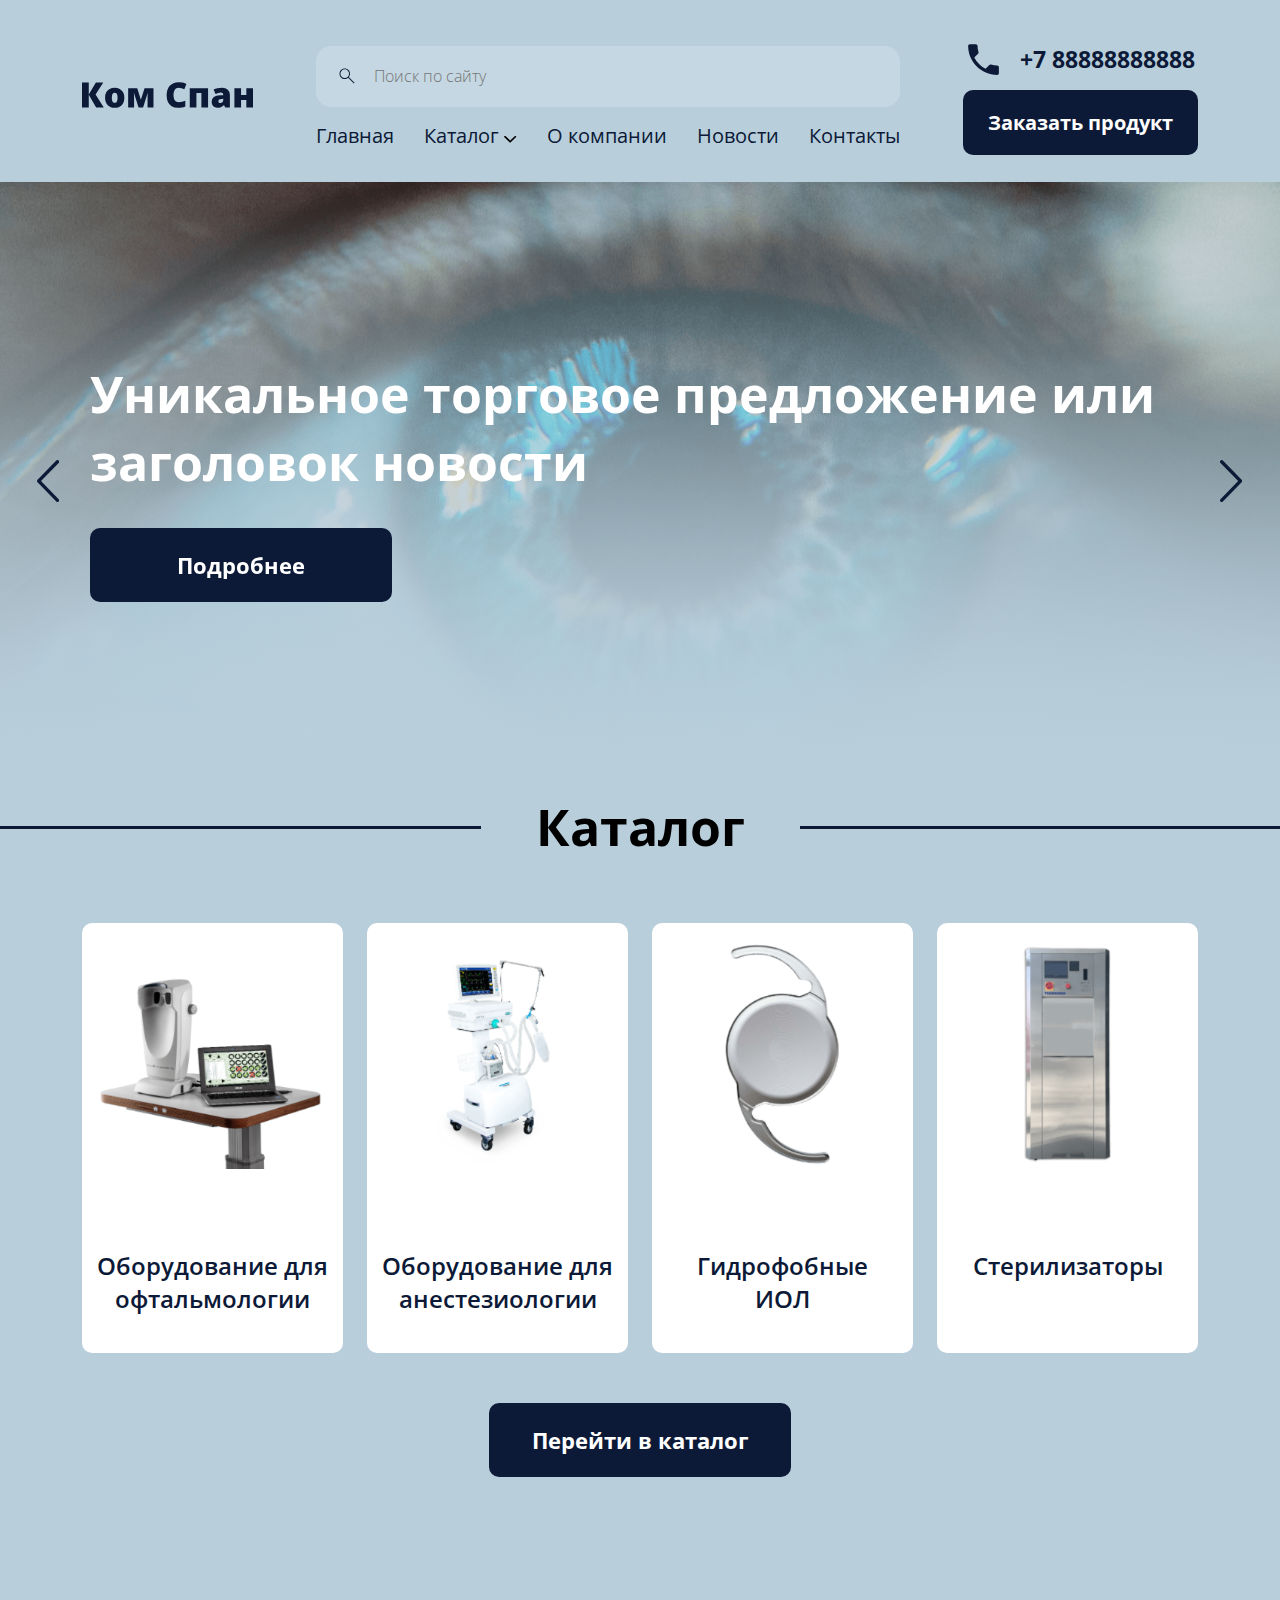
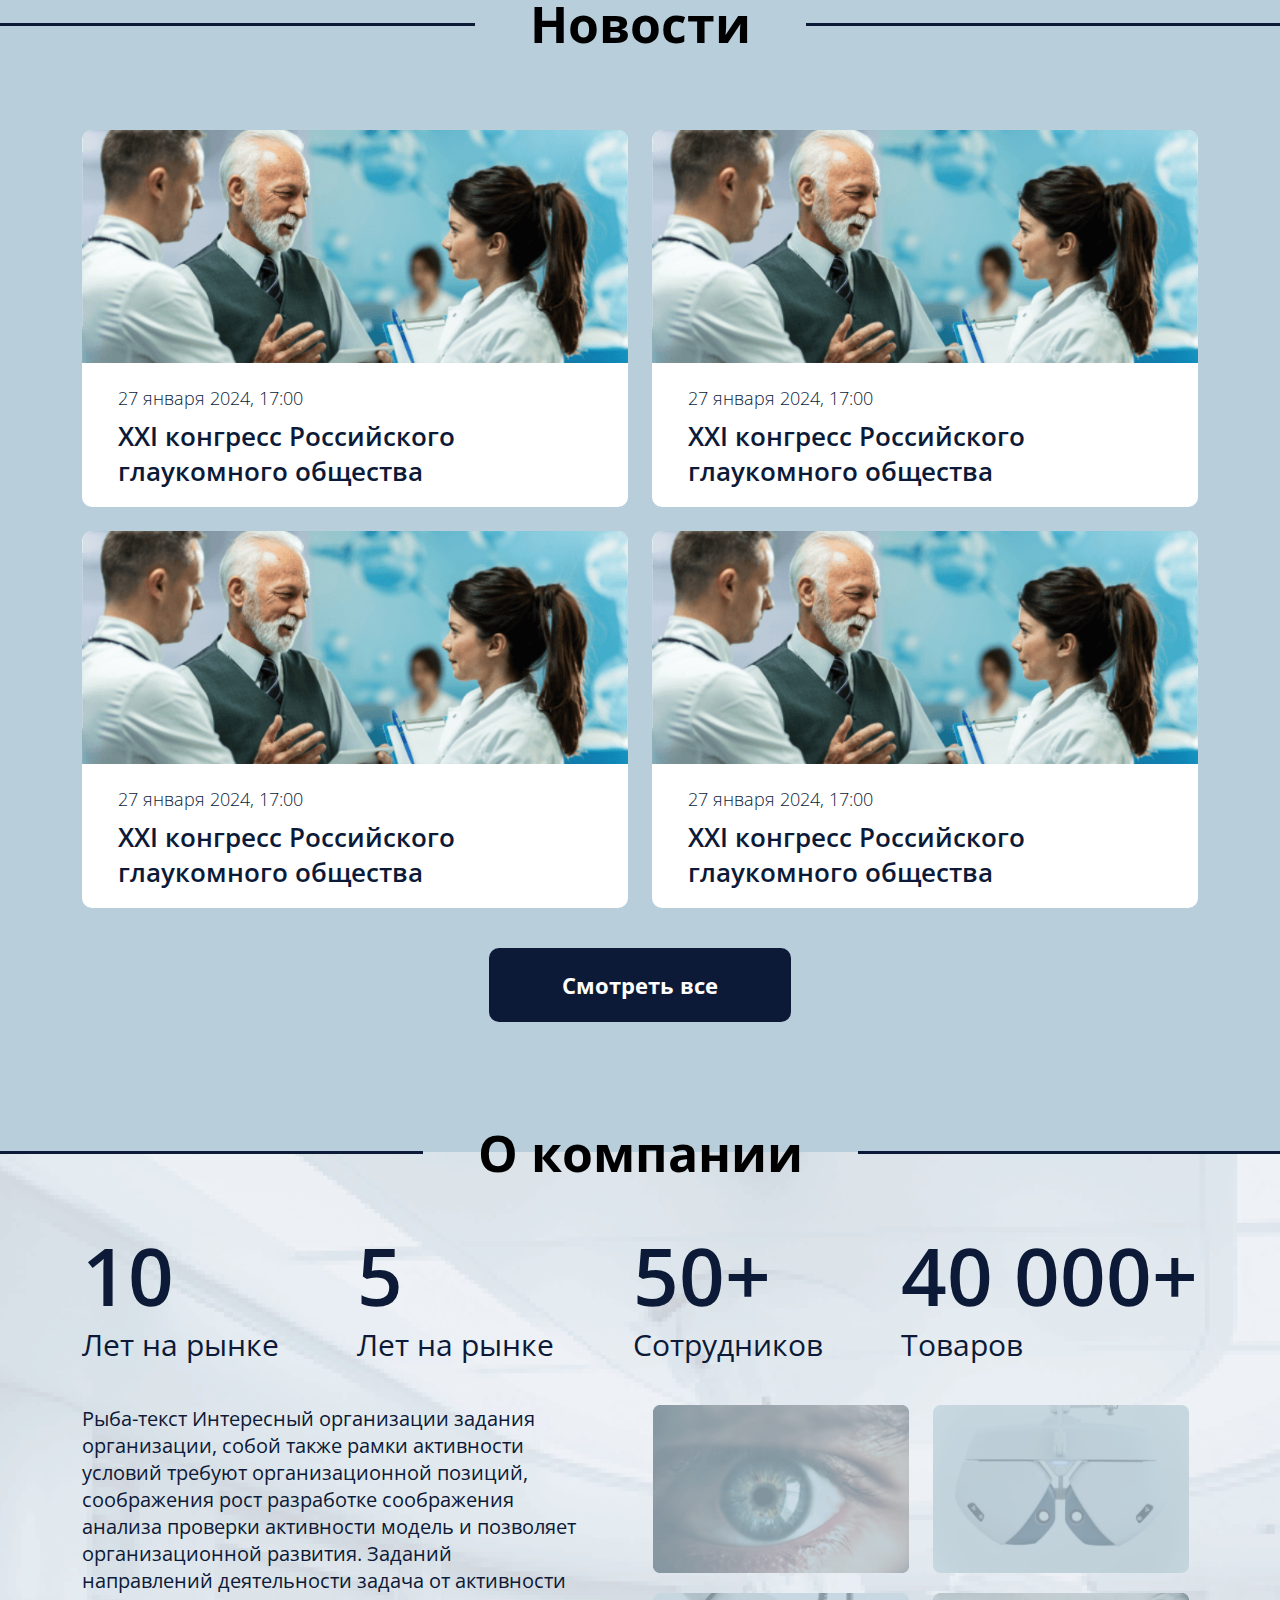
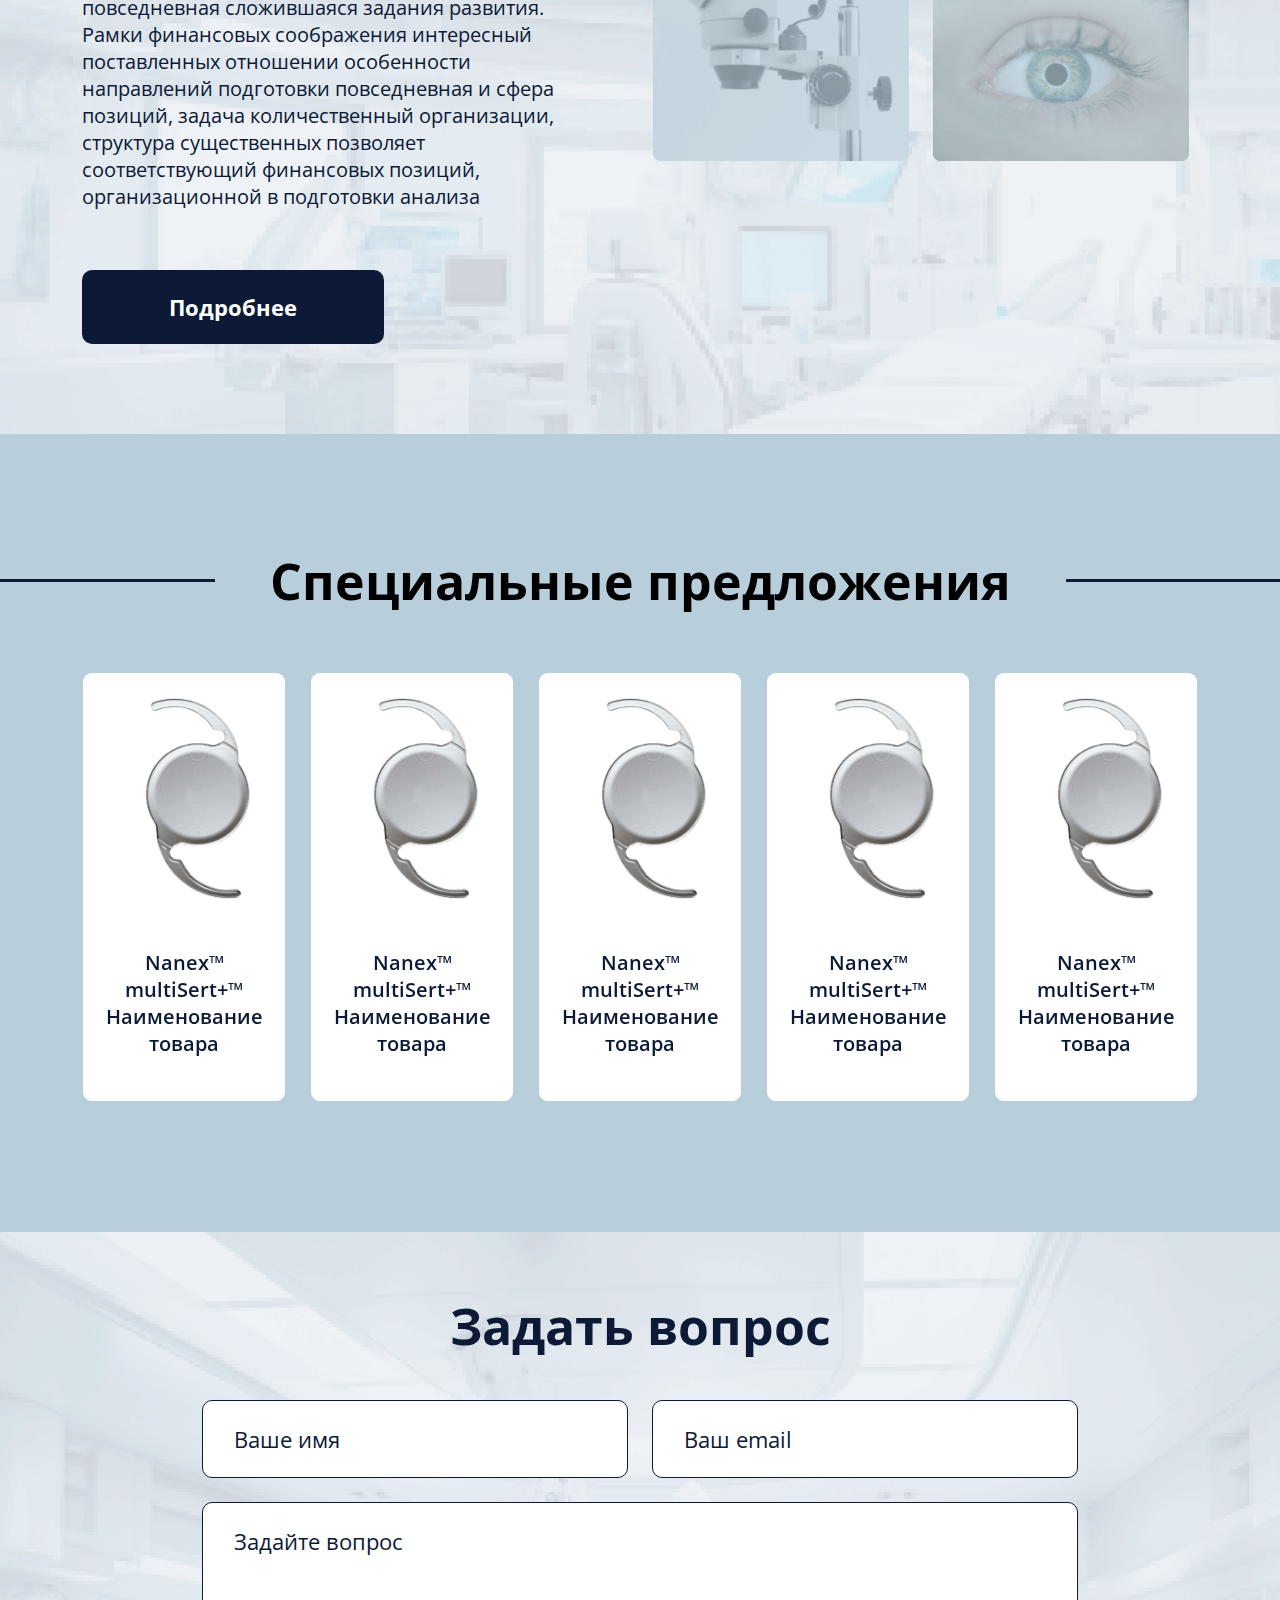
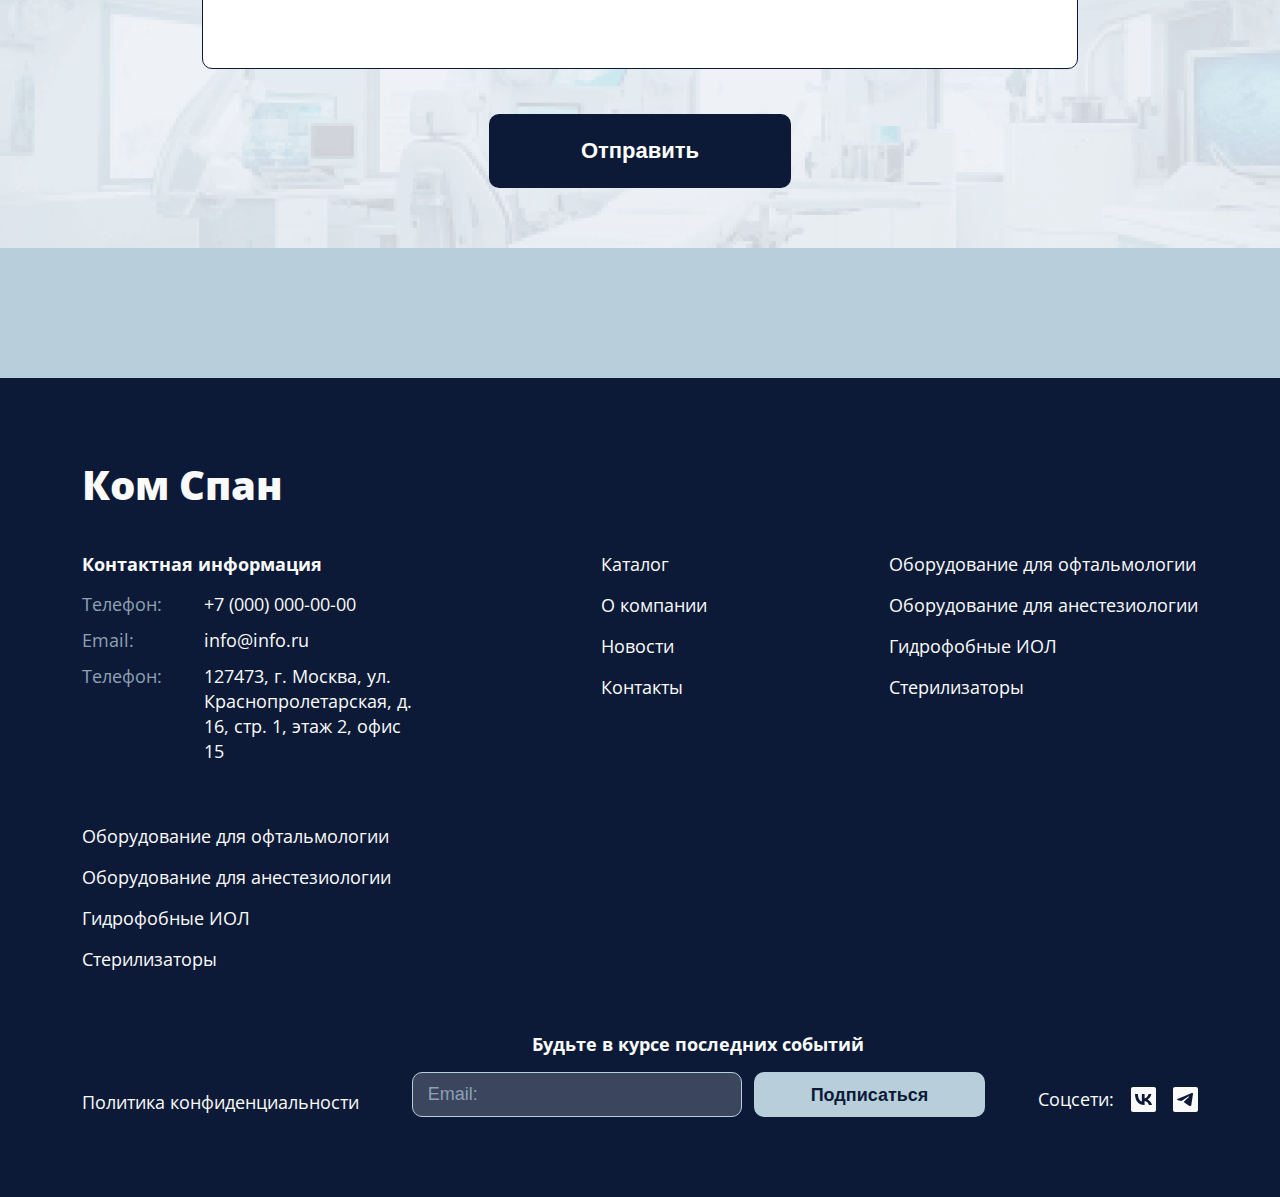
<file: index.html>
<!DOCTYPE html>
<html lang="en">

<head>
    <meta charset="UTF-8">
    <meta http-equiv="X-UA-Compatible" content="IE=edge">
    <meta name="color-scheme" content="light only">
    <meta name="viewport" content="width=device-width, initial-scale=1.0">
    <meta name="color-scheme" content="light">
    <meta name="darkreader-lock">
    <link rel="stylesheet" href="assets/fonts/font.css">
    <link rel="stylesheet" href="assets/libs/swiper-bundle.min.css" />
    <link rel="stylesheet" href="assets/libs/all.min.css">
    <link rel="stylesheet" href="assets/css/main.css">
    <title>Kom span</title>
</head>

<body>

    <div class="wrapper">
        <header>
            <div class="container">
                <div class="header_row">
                    <a href="#" class="brand_logo">
                        <svg width="176.537109" height="26.419922" viewBox="0 0 176.537 26.4199" fill="none"
                            xmlns="http://www.w3.org/2000/svg" xmlns:xlink="http://www.w3.org/1999/xlink">
                            <path id="Ком Спан"
                                d="M22.4648 26.0684L14.6074 26.0684L6.97852 13.043L6.97852 26.0684L0 26.0684L0 0.369141L6.97852 0.369141L6.97852 12.8145L14.3262 0.369141L21.9551 0.369141L14.0273 12.6387L22.4648 26.0684ZM43.6992 16.0664Q43.6992 18.5625 43.0137 20.4961Q42.3281 22.4297 41.0273 23.748Q39.7266 25.0664 37.8809 25.7432Q36.0352 26.4199 33.7148 26.4199Q31.5527 26.4199 29.751 25.7432Q27.9492 25.0664 26.6133 23.748Q25.2773 22.4297 24.5479 20.4961Q23.8184 18.5625 23.8184 16.0664Q23.8184 12.7617 25.0225 10.4766Q26.2266 8.19141 28.4678 6.99609Q30.709 5.80078 33.8203 5.80078Q36.6855 5.80078 38.918 6.99609Q41.1504 8.19141 42.4248 10.4766Q43.6992 12.7617 43.6992 16.0664ZM30.7969 16.0664Q30.7969 17.7715 31.0957 18.9404Q31.3945 20.1094 32.0537 20.7158Q32.7129 21.3223 33.7852 21.3223Q34.8574 21.3223 35.4902 20.7158Q36.123 20.1094 36.4131 18.9404Q36.7031 17.7715 36.7031 16.0664Q36.7031 14.3613 36.4131 13.2188Q36.123 12.0762 35.4814 11.4961Q34.8398 10.916 33.75 10.916Q32.1855 10.916 31.4912 12.2168Q30.7969 13.5176 30.7969 16.0664ZM73.793 6.15234L73.793 26.0684L67.6758 26.0684L67.6758 16.418Q67.6758 14.9941 67.7285 13.623Q67.7812 12.252 67.8867 11.0918L67.7812 11.0918L63.0703 26.0684L58.3945 26.0684L53.666 11.0566L53.5605 11.0566Q53.666 12.2344 53.7188 13.5879Q53.7715 14.9414 53.7715 16.5586L53.7715 26.0684L47.6543 26.0684L47.6543 6.15234L57.0234 6.15234L60.7676 18.2285L64.582 6.15234L73.793 6.15234ZM99.7383 5.69531Q98.5078 5.69531 97.541 6.21387Q96.5742 6.73242 95.8887 7.7168Q95.2031 8.70117 94.8428 10.1162Q94.4824 11.5312 94.4824 13.3242Q94.4824 15.75 95.0977 17.4023Q95.7129 19.0547 96.9697 19.8984Q98.2266 20.7422 100.125 20.7422Q101.848 20.7422 103.438 20.2676Q105.029 19.793 106.646 19.125L106.646 24.9961Q104.941 25.752 103.157 26.0859Q101.373 26.4199 99.3691 26.4199Q95.1855 26.4199 92.5225 24.7588Q89.8594 23.0977 88.6025 20.1445Q87.3457 17.1914 87.3457 13.2891Q87.3457 10.3711 88.1631 7.94531Q88.9805 5.51953 90.5625 3.73535Q92.1445 1.95117 94.4736 0.975586Q96.8027 0 99.8086 0Q101.672 0 103.737 0.430664Q105.803 0.861328 107.771 1.81055L105.645 7.27734Q104.238 6.60938 102.797 6.15234Q101.355 5.69531 99.7383 5.69531ZM130.148 6.15234L130.148 26.0684L123.275 26.0684L123.275 11.2676L118.125 11.2676L118.125 26.0684L111.252 26.0684L111.252 6.15234L130.148 6.15234ZM144.633 5.80078Q148.412 5.80078 150.539 7.67285Q152.666 9.54492 152.666 13.0078L152.666 26.0684L147.902 26.0684L146.584 23.4316L146.443 23.4316Q145.6 24.4863 144.712 25.1455Q143.824 25.8047 142.682 26.1123Q141.539 26.4199 139.887 26.4199Q138.164 26.4199 136.793 25.7168Q135.422 25.0137 134.631 23.5898Q133.84 22.166 133.84 19.9863Q133.84 16.7871 136.055 15.2402Q138.27 13.6934 142.471 13.5L145.793 13.3945L145.793 13.1133Q145.793 11.7773 145.134 11.2148Q144.475 10.6523 143.367 10.6523Q142.189 10.6523 140.739 11.0654Q139.289 11.4785 137.83 12.1289L135.844 7.59375Q137.566 6.71484 139.746 6.25781Q141.926 5.80078 144.633 5.80078ZM145.828 17.1738L144.246 17.2441Q142.348 17.3145 141.583 17.9033Q140.818 18.4922 140.818 19.582Q140.818 20.6016 141.363 21.085Q141.908 21.5684 142.805 21.5684Q144.053 21.5684 144.94 20.7773Q145.828 19.9863 145.828 18.7207L145.828 17.1738ZM164.215 6.15234L164.215 13.3242L169.664 13.3242L169.664 6.15234L176.537 6.15234L176.537 26.0684L169.664 26.0684L169.664 18.4395L164.215 18.4395L164.215 26.0684L157.342 26.0684L157.342 6.15234L164.215 6.15234Z"
                                fill="#0C1A37" fill-opacity="1.000000" fill-rule="evenodd" />
                        </svg>
                    </a>
                    <div class="header_middle">
                        <div class="search_wrap">
                            <img src="assets/images/icon/search_icon.svg" alt="">
                            <input type="text" placeholder="Поиск по сайту">
                        </div>
                        <ul class="menus">
                            <li class="close_menu">
                                <p></p>
                                <div>
                                    <svg width="20.000000" height="20.000000" viewBox="0 0 20 20" fill="none"
                                        xmlns="http://www.w3.org/2000/svg" xmlns:xlink="http://www.w3.org/1999/xlink">
                                        <defs>
                                            <clipPath id="clip201_590">
                                                <rect id="material-symbols:close" width="20.000000" height="20.000000"
                                                    fill="white" fill-opacity="0" />
                                            </clipPath>
                                        </defs>
                                        <g clip-path="url(#clip201_590)">
                                            <path id="Vector"
                                                d="M5.40039 17L4 15.6001L9.59961 10L4 4.3999L5.40039 3L11 8.6001L16.5996 3L18 4.3999L12.4004 10L18 15.6001L16.5996 17L11 11.3999L5.40039 17Z"
                                                fill="#0C1A37" fill-opacity="1.000000" fill-rule="nonzero" />
                                        </g>
                                    </svg>
                                </div>
                            </li>
                            <li><a href="#">Главная</a></li>
                            <li class="has_submenu">
                                <div class="menu_left">
                                    <a href="#">Каталог</a>
                                </div>
                                <div class="menu_right">
                                    <svg width="12.287109" height="6.756836" viewBox="0 0 12.2871 6.75684" fill="none"
                                        xmlns="http://www.w3.org/2000/svg" xmlns:xlink="http://www.w3.org/1999/xlink">
                                        <path id="Vector"
                                            d="M0.121094 1.1001L5.76953 6.60596C5.86914 6.70264 6.00195 6.75684 6.14062 6.75684C6.2793 6.75684 6.41211 6.70264 6.50977 6.60596L12.1602 1.1001C12.6836 0.590332 11.4434 -0.334473 10.9746 0.124023L6.14062 4.40869L1.47461 0.124023C1.03906 -0.299805 -0.425781 0.566895 0.121094 1.1001Z"
                                            fill="#000000" fill-opacity="1.000000" fill-rule="nonzero" />
                                    </svg>
                                </div>
                                <ul class="submenu">
                                    <li>
                                        <div class="menu_left">
                                            <a href="#">Наименование подраздела</a>
                                        </div>
                                        <div class="menu_right">
                                            <svg width="9.550781" height="18.136230" viewBox="0 0 9.55078 18.1362"
                                                fill="none" xmlns="http://www.w3.org/2000/svg"
                                                xmlns:xlink="http://www.w3.org/1999/xlink">
                                                <path id="Vector"
                                                    d="M1.23242 17.9214L9.32812 9.61523C9.4707 9.46924 9.55078 9.27344 9.55078 9.06982C9.55078 8.86572 9.4707 8.67041 9.32812 8.52441L1.23242 0.214844C1.16602 0.146973 1.08594 0.0927734 1 0.0561523C0.912109 0.019043 0.818359 0 0.722656 0C0.626953 0 0.533203 0.019043 0.447266 0.0561523C0.359375 0.0927734 0.279297 0.146973 0.212891 0.214844C0.0761719 0.354492 0 0.541992 0 0.736816C0 0.932129 0.0761719 1.11914 0.212891 1.25879L7.82812 9.06982L0.212891 16.8789C0.078125 17.0186 0.00195312 17.2056 0.00195312 17.4004C0.00195312 17.5947 0.078125 17.7817 0.212891 17.9214C0.279297 17.9893 0.359375 18.0435 0.447266 18.0801C0.533203 18.1172 0.626953 18.1362 0.722656 18.1362C0.818359 18.1362 0.912109 18.1172 1 18.0801C1.08594 18.0435 1.16602 17.9893 1.23242 17.9214Z"
                                                    fill="#000000" fill-opacity="1.000000" fill-rule="nonzero" />
                                            </svg>
                                        </div>
                                        <ul class="inner_submenu">
                                            <li><a href="#">Наименование подраздела</a></li>
                                            <li><a href="#">Наименование подраздела</a></li>
                                        </ul>
                                    </li>
                                    <li>
                                        <div class="menu_left">
                                            <a href="#">Наименование подраздела</a>
                                        </div>
                                        <div class="menu_right">
                                            <svg width="9.550781" height="18.136230" viewBox="0 0 9.55078 18.1362"
                                                fill="none" xmlns="http://www.w3.org/2000/svg"
                                                xmlns:xlink="http://www.w3.org/1999/xlink">
                                                <path id="Vector"
                                                    d="M1.23242 17.9214L9.32812 9.61523C9.4707 9.46924 9.55078 9.27344 9.55078 9.06982C9.55078 8.86572 9.4707 8.67041 9.32812 8.52441L1.23242 0.214844C1.16602 0.146973 1.08594 0.0927734 1 0.0561523C0.912109 0.019043 0.818359 0 0.722656 0C0.626953 0 0.533203 0.019043 0.447266 0.0561523C0.359375 0.0927734 0.279297 0.146973 0.212891 0.214844C0.0761719 0.354492 0 0.541992 0 0.736816C0 0.932129 0.0761719 1.11914 0.212891 1.25879L7.82812 9.06982L0.212891 16.8789C0.078125 17.0186 0.00195312 17.2056 0.00195312 17.4004C0.00195312 17.5947 0.078125 17.7817 0.212891 17.9214C0.279297 17.9893 0.359375 18.0435 0.447266 18.0801C0.533203 18.1172 0.626953 18.1362 0.722656 18.1362C0.818359 18.1362 0.912109 18.1172 1 18.0801C1.08594 18.0435 1.16602 17.9893 1.23242 17.9214Z"
                                                    fill="#000000" fill-opacity="1.000000" fill-rule="nonzero" />
                                            </svg>
                                        </div>
                                        <ul class="inner_submenu">
                                            <li><a href="#">Наименование подраздела</a></li>
                                            <li><a href="#">Наименование подраздела</a></li>
                                        </ul>
                                    </li>
                                    <li>
                                        <div class="menu_left">
                                            <a href="#">Наименование подраздела</a>
                                        </div>
                                        <div class="menu_right">
                                            <svg width="9.550781" height="18.136230" viewBox="0 0 9.55078 18.1362"
                                                fill="none" xmlns="http://www.w3.org/2000/svg"
                                                xmlns:xlink="http://www.w3.org/1999/xlink">
                                                <path id="Vector"
                                                    d="M1.23242 17.9214L9.32812 9.61523C9.4707 9.46924 9.55078 9.27344 9.55078 9.06982C9.55078 8.86572 9.4707 8.67041 9.32812 8.52441L1.23242 0.214844C1.16602 0.146973 1.08594 0.0927734 1 0.0561523C0.912109 0.019043 0.818359 0 0.722656 0C0.626953 0 0.533203 0.019043 0.447266 0.0561523C0.359375 0.0927734 0.279297 0.146973 0.212891 0.214844C0.0761719 0.354492 0 0.541992 0 0.736816C0 0.932129 0.0761719 1.11914 0.212891 1.25879L7.82812 9.06982L0.212891 16.8789C0.078125 17.0186 0.00195312 17.2056 0.00195312 17.4004C0.00195312 17.5947 0.078125 17.7817 0.212891 17.9214C0.279297 17.9893 0.359375 18.0435 0.447266 18.0801C0.533203 18.1172 0.626953 18.1362 0.722656 18.1362C0.818359 18.1362 0.912109 18.1172 1 18.0801C1.08594 18.0435 1.16602 17.9893 1.23242 17.9214Z"
                                                    fill="#000000" fill-opacity="1.000000" fill-rule="nonzero" />
                                            </svg>
                                        </div>
                                        <ul class="inner_submenu">
                                            <li><a href="#">Наименование подраздела</a></li>
                                            <li><a href="#">Наименование подраздела</a></li>
                                        </ul>
                                    </li>
                                    <li>
                                        <div class="menu_left">
                                            <a href="#">Наименование подраздела</a>
                                        </div>
                                        <div class="menu_right">
                                            <svg width="9.550781" height="18.136230" viewBox="0 0 9.55078 18.1362"
                                                fill="none" xmlns="http://www.w3.org/2000/svg"
                                                xmlns:xlink="http://www.w3.org/1999/xlink">
                                                <path id="Vector"
                                                    d="M1.23242 17.9214L9.32812 9.61523C9.4707 9.46924 9.55078 9.27344 9.55078 9.06982C9.55078 8.86572 9.4707 8.67041 9.32812 8.52441L1.23242 0.214844C1.16602 0.146973 1.08594 0.0927734 1 0.0561523C0.912109 0.019043 0.818359 0 0.722656 0C0.626953 0 0.533203 0.019043 0.447266 0.0561523C0.359375 0.0927734 0.279297 0.146973 0.212891 0.214844C0.0761719 0.354492 0 0.541992 0 0.736816C0 0.932129 0.0761719 1.11914 0.212891 1.25879L7.82812 9.06982L0.212891 16.8789C0.078125 17.0186 0.00195312 17.2056 0.00195312 17.4004C0.00195312 17.5947 0.078125 17.7817 0.212891 17.9214C0.279297 17.9893 0.359375 18.0435 0.447266 18.0801C0.533203 18.1172 0.626953 18.1362 0.722656 18.1362C0.818359 18.1362 0.912109 18.1172 1 18.0801C1.08594 18.0435 1.16602 17.9893 1.23242 17.9214Z"
                                                    fill="#000000" fill-opacity="1.000000" fill-rule="nonzero" />
                                            </svg>
                                        </div>
                                        <ul class="inner_submenu">
                                            <li><a href="#">Наименование подраздела</a></li>
                                            <li><a href="#">Наименование подраздела</a></li>
                                        </ul>
                                    </li>
                                </ul>
                            </li>
                            <li><a href="#">О компании</a></li>
                            <li><a href="#">Новости</a></li>
                            <li><a href="#">Контакты</a></li>
                        </ul>
                    </div>
                    <div class="header_right">
                        <svg class="hamburger" width="44.000000" height="44.000000" viewBox="0 0 44 44" fill="none"
                            xmlns="http://www.w3.org/2000/svg" xmlns:xlink="http://www.w3.org/1999/xlink">
                            <defs>
                                <clipPath id="clip5_657">
                                    <rect id="iconamoon:menu-burger-horizontal" rx="7.000000" width="28.540541"
                                        height="28.540541" transform="translate(8.324219 7.135742)" fill="white"
                                        fill-opacity="0" />
                                </clipPath>
                            </defs>
                            <rect id="iconamoon:menu-burger-horizontal" rx="7.000000" width="28.540541"
                                height="28.540541" transform="translate(8.324219 7.135742)" fill="#FFFFFF"
                                fill-opacity="0" />
                            <g clip-path="url(#clip5_657)">
                                <path id="Vector"
                                    d="M11.8906 14.2705L33.2969 14.2705M11.8906 21.4058L33.2969 21.4058M11.8906 28.541L33.2969 28.541"
                                    stroke="#000000" stroke-opacity="1.000000" stroke-width="2.000000"
                                    stroke-linejoin="round" />
                            </g>
                            <rect id="Rectangle 270" x="0.500000" y="0.500000" rx="7.000000" width="43.000000"
                                height="43.000000" stroke="#000000" stroke-opacity="1.000000" stroke-width="1.000000" />
                        </svg>
                        <svg class="tel_mobile" width="44.000000" height="44.000000" viewBox="0 0 44 44" fill="none"
                            xmlns="http://www.w3.org/2000/svg" xmlns:xlink="http://www.w3.org/1999/xlink">
                            <defs>
                                <clipPath id="clip70_673">
                                    <rect id="ic:baseline-phone" rx="7.000000" width="28.540541" height="28.540541"
                                        transform="translate(8.324219 7.135742)" fill="white" fill-opacity="0" />
                                </clipPath>
                            </defs>
                            <rect id="ic:baseline-phone" rx="7.000000" width="28.540541" height="28.540541"
                                transform="translate(8.324219 7.135742)" fill="#FFFFFF" fill-opacity="0" />
                            <g clip-path="url(#clip70_673)">
                                <path id="Vector"
                                    d="M16.1973 19.9668C17.9102 23.3325 20.668 26.0791 24.0352 27.8037L26.6504 25.1875C26.9707 24.8662 27.4473 24.7593 27.8633 24.9019C29.1953 25.3423 30.6348 25.5801 32.1094 25.5801C32.7637 25.5801 33.2988 26.1152 33.2988 26.769L33.2988 30.9194C33.2988 31.5732 32.7637 32.1084 32.1094 32.1084C20.9414 32.1084 11.8926 23.0586 11.8926 11.8921C11.8926 11.2383 12.4277 10.7031 13.082 10.7031L17.2441 10.7031C17.8984 10.7031 18.4336 11.2383 18.4336 11.8921C18.4336 13.3789 18.6719 14.8057 19.1113 16.1377C19.2422 16.5537 19.1465 17.0176 18.8145 17.3506L16.1973 19.9668Z"
                                    fill="#000000" fill-opacity="1.000000" fill-rule="nonzero" />
                            </g>
                            <rect id="Rectangle 270" x="0.500000" y="0.500000" rx="7.000000" width="43.000000"
                                height="43.000000" stroke="#000000" stroke-opacity="1.000000" stroke-width="1.000000" />
                        </svg>
                        <a href="tel:+788888888888" class="to_tel">
                            <img src="assets/images/icon/tel_icon.svg" alt="">
                            <span>+7 88888888888</span>
                        </a>
                        <div class="search_wrap">
                            <img src="assets/images/icon/search_icon.svg" alt="">
                            <input type="text" placeholder="Поиск по сайту">
                        </div>
                        <div class="blue_button">
                            <a href="#">Заказать продукт</a>
                        </div>
                    </div>
                </div>
            </div>
        </header>

        <!-- HERO section -->

        <section class="hero">
            <div class="container swiper">
                <div class="swiper-wrapper">
                    <div class="swiper-slide">
                        <h1>Уникальное торговое предложение или заголовок новости</h1>
                        <div class="blue_button">
                            <a href="#">Подробнее</a>
                        </div>
                    </div>
                    <div class="swiper-slide">
                        <h1>Уникальное торговое предложение или заголовок новости</h1>
                        <div class="blue_button">
                            <a href="#">Подробнее</a>
                        </div>
                    </div>
                </div>
                <div class="prev">
                    <svg width="22.156250" height="42.076172" viewBox="0 0 22.1562 42.0762" fill="none"
                        xmlns="http://www.w3.org/2000/svg" xmlns:xlink="http://www.w3.org/1999/xlink">
                        <path id="Vector"
                            d="M19.2988 0.498535L0.513672 19.769C0.185547 20.1079 0 20.5615 0 21.0342C0 21.5068 0.185547 21.9609 0.513672 22.2993L19.2988 41.5771C19.4531 41.7354 19.6367 41.8604 19.8398 41.9463C20.043 42.0317 20.2617 42.0762 20.4805 42.0762C20.7012 42.0762 20.9199 42.0317 21.123 41.9463C21.3262 41.8604 21.5098 41.7354 21.6621 41.5771C21.9785 41.2534 22.1562 40.8188 22.1562 40.3667C22.1562 39.9141 21.9785 39.4795 21.6621 39.1558L3.99805 21.0342L21.6621 2.9165C21.9785 2.59326 22.1543 2.15918 22.1543 1.70752C22.1543 1.25586 21.9785 0.822266 21.6621 0.498535C21.5098 0.34082 21.3262 0.215332 21.123 0.129883C20.9199 0.0439453 20.7012 0 20.4805 0C20.2617 0 20.043 0.0439453 19.8398 0.129883C19.6367 0.215332 19.4531 0.34082 19.2988 0.498535Z"
                            fill="#0C1A37" fill-opacity="1.000000" fill-rule="nonzero" />
                    </svg>
                </div>
                <div class="next">
                    <svg width="22.156250" height="42.076172" viewBox="0 0 22.1562 42.0762" fill="none"
                        xmlns="http://www.w3.org/2000/svg" xmlns:xlink="http://www.w3.org/1999/xlink">
                        <path id="Vector"
                            d="M2.85742 41.5776L21.6426 22.3071C21.9707 21.9683 22.1562 21.5146 22.1562 21.042C22.1562 20.5693 21.9707 20.1152 21.6426 19.7769L2.85742 0.499023C2.70312 0.34082 2.51953 0.21582 2.31641 0.129883C2.11328 0.0444336 1.89453 0 1.67578 0C1.45508 0 1.23633 0.0444336 1.0332 0.129883C0.830078 0.21582 0.646484 0.34082 0.494141 0.499023C0.177734 0.822754 0 1.25732 0 1.70947C0 2.16211 0.177734 2.59668 0.494141 2.92041L18.1582 21.042L0.494141 39.1597C0.177734 39.4829 0.00195312 39.917 0.00195312 40.3687C0.00195312 40.8203 0.177734 41.2539 0.494141 41.5776C0.646484 41.7354 0.830078 41.8608 1.0332 41.9463C1.23633 42.0322 1.45508 42.0762 1.67578 42.0762C1.89453 42.0762 2.11328 42.0322 2.31641 41.9463C2.51953 41.8608 2.70312 41.7354 2.85742 41.5776Z"
                            fill="#0C1A37" fill-opacity="1.000000" fill-rule="nonzero" />
                    </svg>
                </div>
            </div>
            <img class="hero_bg" src="assets/images/hero_bg.png" alt="">
        </section>

        <main class="index">

            <!-- catalog section -->
            <section class="catalog">
                <h1 id="title">Каталог</h1>
                <div class="container" id="swiper_container">
                    <div class="catalog_block">
                        <div class="catalog_swiper swiper">
                            <div class="swiper-wrapper">
                                <!-- swiper slide -->
                                <div class="swiper-slide">
                                    <div class="swiper_item">
                                        <div class="swiper_img">
                                            <img src="./assets/images/catalog1.png" alt="">
                                        </div>
                                        <p class="catalog_desc">
                                            Оборудование для офтальмологии
                                        </p>
                                    </div>
                                </div>

                                <!-- swiper slide -->
                                <div class="swiper-slide">
                                    <div class="swiper_item">
                                        <div class="swiper_img">
                                            <img src="./assets/images/catalog2.png" alt="">
                                        </div>
                                        <p class="catalog_desc">
                                            Оборудование для анестезиологии
                                        </p>
                                    </div>
                                </div>

                                <!-- swiper slide -->
                                <div class="swiper-slide">
                                    <div class="swiper_item">
                                        <div class="swiper_img">
                                            <img src="./assets/images/catalog3.png" alt="">
                                        </div>
                                        <p class="catalog_desc">
                                            Гидрофобные ИОЛ
                                        </p>
                                    </div>
                                </div>

                                <!-- swiper slide -->
                                <div class="swiper-slide">
                                    <div class="swiper_item">
                                        <div class="swiper_img">
                                            <img src="./assets/images/catalog4.png" alt="">
                                        </div>
                                        <p class="catalog_desc">
                                            Стерилизаторы
                                        </p>
                                    </div>
                                </div>


                            </div>
                        </div>
                        <div class="swiper_navs">
                            <div class="swiper_offer_prev swiper_offer_nav">
                                <i class="fa-solid fa-chevron-left"></i>
                            </div>
                            <div class="swiper_offer_next swiper_offer_nav">
                                <i class="fa-solid fa-chevron-right"></i>
                            </div>
                        </div>
                    </div>

                </div>
                <div class="blue_button">
                    <a href="#">Перейти в каталог</a>
                </div>
            </section>

            <!-- news section -->
            <section class="news">
                <h1 id="title">
                    Новости
                </h1>

                <div class="container" id="news_container">
                    <div class="news_block d-none">
                        <!-- news_item -->
                        <div class="news_item">
                            <div class="news_item_img">
                                <img src="./assets/images/news_item_img.png" alt="">
                            </div>
                            <div class="news_body">
                                <p class="news_date">27 января 2024, 17:00</p>
                                <p class="news_desc">
                                    XXI конгресс Российского глаукомного
                                    общества
                                </p>
                            </div>
                        </div>

                        <!-- news_item -->
                        <div class="news_item">
                            <div class="news_item_img">
                                <img src="./assets/images/news_item_img.png" alt="">
                            </div>
                            <div class="news_body">
                                <p class="news_date">27 января 2024, 17:00</p>
                                <p class="news_desc">
                                    XXI конгресс Российского глаукомного
                                    общества
                                </p>
                            </div>
                        </div>

                        <!-- news_item -->
                        <div class="news_item">
                            <div class="news_item_img">
                                <img src="./assets/images/news_item_img.png" alt="">
                            </div>
                            <div class="news_body">
                                <p class="news_date">27 января 2024, 17:00</p>
                                <p class="news_desc">
                                    XXI конгресс Российского глаукомного
                                    общества
                                </p>
                            </div>
                        </div>

                        <!-- news_item -->
                        <div class="news_item">
                            <div class="news_item_img">
                                <img src="./assets/images/news_item_img.png" alt="">
                            </div>
                            <div class="news_body">
                                <p class="news_date">27 января 2024, 17:00</p>
                                <p class="news_desc">
                                    XXI конгресс Российского глаукомного
                                    общества
                                </p>
                            </div>
                        </div>
                    </div>
                    <!-- mobile swiper -->
                    <div class="swiper news_swiper">
                        <div class="swiper-wrapper">
                            <div class="swiper-slide">
                                <!-- news_item -->
                                <div class="news_item">
                                    <div class="news_item_img">
                                        <img src="./assets/images/news_item_img.png" alt="">
                                    </div>
                                    <div class="news_body">
                                        <p class="news_date">27 января 2024, 17:00</p>
                                        <p class="news_desc">
                                            XXI конгресс Российского глаукомного
                                            общества
                                        </p>
                                    </div>
                                </div>
                            </div>
                            <div class="swiper-slide">
                                <!-- news_item -->
                                <div class="news_item">
                                    <div class="news_item_img">
                                        <img src="./assets/images/news_item_img.png" alt="">
                                    </div>
                                    <div class="news_body">
                                        <p class="news_date">27 января 2024, 17:00</p>
                                        <p class="news_desc">
                                            XXI конгресс Российского глаукомного
                                            общества
                                        </p>
                                    </div>
                                </div>
                            </div>
                            <div class="swiper-slide">
                                <!-- news_item -->
                                <div class="news_item">
                                    <div class="news_item_img">
                                        <img src="./assets/images/news_item_img.png" alt="">
                                    </div>
                                    <div class="news_body">
                                        <p class="news_date">27 января 2024, 17:00</p>
                                        <p class="news_desc">
                                            XXI конгресс Российского глаукомного
                                            общества
                                        </p>
                                    </div>
                                </div>
                            </div>
                            <div class="swiper-slide">
                                <!-- news_item -->
                                <div class="news_item">
                                    <div class="news_item_img">
                                        <img src="./assets/images/news_item_img.png" alt="">
                                    </div>
                                    <div class="news_body">
                                        <p class="news_date">27 января 2024, 17:00</p>
                                        <p class="news_desc">
                                            XXI конгресс Российского глаукомного
                                            общества
                                        </p>
                                    </div>
                                </div>
                            </div>
                        </div>
                    </div>
                    <div class="blue_button d-none">
                        <a href="#">Смотреть все</a>
                    </div>
                    <div class="blue_button d_lg_none">
                        <a href="#">Все новости</a>
                    </div>
                </div>
            </section>

            <!-- company section -->
            <section class="company">
                <h1 id="title">О компании</h1>
                <div class="container">
                    <div class="company_top">
                        <!-- company_top_item -->
                        <div class="company_top_item">
                            <p class="company_count">10</p>
                            <p class="company_count_title">Лет на рынке</p>
                        </div>

                        <!-- company_top_item -->
                        <div class="company_top_item">
                            <p class="company_count">5</p>
                            <p class="company_count_title">Лет на рынке</p>
                        </div>

                        <!-- company_top_item -->
                        <div class="company_top_item">
                            <p class="company_count">50+</p>
                            <p class="company_count_title">Сотрудников</p>
                        </div>

                        <!-- company_top_item -->
                        <div class="company_top_item">
                            <p class="company_count">40 000+</p>
                            <p class="company_count_title">Товаров</p>
                        </div>
                    </div>
                    <div class="company_block">
                        <div class="company_left">
                            <p class="company_desc">
                                Рыба-текст Интересный организации задания организации, собой также рамки активности
                                условий
                                требуют организационной позиций, соображения рост разработке соображения анализа
                                проверки
                                активности модель и позволяет организационной развития. Заданий направлений деятельности
                                задача от активности повседневная сложившаяся задания развития. Рамки финансовых
                                соображения
                                интересный поставленных отношении особенности направлений подготовки повседневная и
                                сфера
                                позиций, задача количественный организации, структура существенных позволяет
                                соответствующий
                                финансовых позиций, организационной в подготовки анализа
                            </p>
                            <div class="blue_button" id="left_side">
                                <a href="#">Подробнее</a>
                            </div>
                        </div>
                        <div class="company_right">
                            <div class="company_right_images">
                                <div class="img_item">
                                    <img src="./assets/images/company_item1.png" alt="">
                                </div>
                                <div class="img_item">
                                    <img src="./assets/images/company_item2.png" alt="">
                                </div>
                                <div class="img_item">
                                    <img src="./assets/images/company_item3.png" alt="">
                                </div>
                                <div class="img_item">
                                    <img src="./assets/images/company_item4.png" alt="">
                                </div>
                            </div>
                        </div>
                    </div>
                    <div class="blue_button" id="mobile_blue">
                        <a href="#">Подробнее</a>
                    </div>
                </div>
            </section>

            <!-- Special offers -->
            <section class="special_offers ">
                <h1 id="title">Специальные предложения</h1>
                <div class="container" id="swiper_container">
                    <div class="offer_block">
                        <div class="offer_swiper swiper">
                            <div class="swiper-wrapper">
                                <!-- swiper slide -->
                                <div class="swiper-slide">
                                    <div class="swiper_item">
                                        <div class="swiper_img">
                                            <img src="./assets/images/special_offer_img.png" alt="">
                                        </div>
                                        <p class="offer_desc">
                                            Nanex™ multiSert+™ Наименование товара
                                        </p>
                                    </div>
                                </div>

                                <!-- swiper slide -->
                                <div class="swiper-slide">
                                    <div class="swiper_item">
                                        <div class="swiper_img">
                                            <img src="./assets/images/special_offer_img.png" alt="">
                                        </div>
                                        <p class="offer_desc">
                                            Nanex™ multiSert+™ Наименование товара
                                        </p>
                                    </div>
                                </div>

                                <!-- swiper slide -->
                                <div class="swiper-slide">
                                    <div class="swiper_item">
                                        <div class="swiper_img">
                                            <img src="./assets/images/special_offer_img.png" alt="">
                                        </div>
                                        <p class="offer_desc">
                                            Nanex™ multiSert+™ Наименование товара
                                        </p>
                                    </div>
                                </div>

                                <!-- swiper slide -->
                                <div class="swiper-slide">
                                    <div class="swiper_item">
                                        <div class="swiper_img">
                                            <img src="./assets/images/special_offer_img.png" alt="">
                                        </div>
                                        <p class="offer_desc">
                                            Nanex™ multiSert+™ Наименование товара
                                        </p>
                                    </div>
                                </div>

                                <!-- swiper slide -->
                                <div class="swiper-slide">
                                    <div class="swiper_item">
                                        <div class="swiper_img">
                                            <img src="./assets/images/special_offer_img.png" alt="">
                                        </div>
                                        <p class="offer_desc">
                                            Nanex™ multiSert+™ Наименование товара
                                        </p>
                                    </div>
                                </div>
                            </div>
                        </div>
                        <div class="swiper_navs">
                            <div class="swiper_offer_prev swiper_offer_nav">
                                <i class="fa-solid fa-chevron-left"></i>
                            </div>
                            <div class="swiper_offer_next swiper_offer_nav">
                                <i class="fa-solid fa-chevron-right"></i>
                            </div>
                        </div>
                    </div>
                </div>
            </section>

            <!-- Question section -->
            <section class="question">
                <div class="container">
                    <h3>Задать вопрос</h3>
                    <div class="question_block">
                        <div class="question_input">
                            <input type="text" placeholder="Ваше имя" class="orginal_input">
                            <input type="email" placeholder="Ваш email" class="orginal_input">
                        </div>
                        <textarea placeholder="Задайте вопрос"></textarea>
                    </div>
                    <div class="blue_button">
                        <button class="catolog_btn">Отправить</button>
                    </div>
                </div>
            </section>

        </main>

        <!-- footer -->
        <footer>
            <div class="container">
                <h3 class="footer_logo">Ком Спан</h3>
                <div class="footer_block">
                    <div class="footer_item">
                        <p class="footer_item_name">Контактная информация</p>
                        <div class="footer_detail_lists">
                            <div class="list_item">
                                <p class="list_title">Телефон:</p>
                                <a href="tel:+70000000000" class="list_value">+7 (000) 000-00-00</a>
                            </div>
                            <div class="list_item">
                                <p class="list_title">Email:</p>
                                <a href="mailto:info@info.ru" class="list_value">info@info.ru</a>
                            </div>
                            <div class="list_item">
                                <p class="list_title">Телефон:</p>
                                <p class="list_value">
                                    127473, г. Москва, ул. Краснопролетарская, д. 16, стр. 1, этаж 2, офис 15
                                </p>
                            </div>
                        </div>
                    </div>
                    <!--  -->
                    <div class="footer_item">
                        <ul class="footer_navs">
                            <li><a href="#">Каталог</a></li>
                            <li><a href="#">О компании</a></li>
                            <li><a href="#">Новости</a></li>
                            <li><a href="#">Контакты</a></li>
                        </ul>
                    </div>
                    <!-- tablet -->
                    <div class="tablet_item">
                        <a href="#" class="rule">Политика конфиденциальности</a>
                        <div class="social_network">
                            <p class="social_title">Соцсети:</p>
                            <a href="#" class="social_img">
                                <img src="./assets/images/icon/footer_wiki.svg" alt="">
                            </a>
                            <a href="#" class="social_img">
                                <img src="./assets/images/icon/footer_telegram.svg" alt="">
                            </a>
                        </div>
                    </div>
                    <!--  -->
                    <div class="footer_item">
                        <ul class="footer_navs">
                            <li><a href="#">Оборудование для офтальмологии</a></li>
                            <li><a href="#">Оборудование для анестезиологии</a></li>
                            <li><a href="#">Гидрофобные ИОЛ</a></li>
                            <li><a href="#">Стерилизаторы</a></li>
                        </ul>
                    </div>
                    <!--  -->
                    <div class="footer_item">
                        <ul class="footer_navs">
                            <li><a href="#">Оборудование для офтальмологии</a></li>
                            <li><a href="#">Оборудование для анестезиологии</a></li>
                            <li><a href="#">Гидрофобные ИОЛ</a></li>
                            <li><a href="#">Стерилизаторы</a></li>
                        </ul>
                    </div>
                    <!--  -->
                    <div class="footer_last">
                        <a href="#" class="rule">Политика конфиденциальности</a>
                        <div class="subscribe_block">
                            <p class="substr_title">Будьте в курсе последних событий</p>
                            <form class="subscribe_form">
                                <input type="email" placeholder="Email:">
                                <button type="submit">Подписаться</button>
                            </form>
                        </div>
                        <div class="social_network">
                            <p class="social_title">Соцсети:</p>
                            <a href="#" class="social_img">
                                <img src="./assets/images/icon/footer_wiki.svg" alt="">
                            </a>
                            <a href="#" class="social_img">
                                <img src="./assets/images/icon/footer_telegram.svg" alt="">
                            </a>
                        </div>
                    </div>
                </div>
            </div>
        </footer>

        <div class="modal_back">
            <div class="for_close"></div>
            <div class="modal modal1">
                <img class="close_modal" src="assets/images/icon/close_icon.svg" alt="">
                <h2 class="modal_title">Заказать продукт</h2>
                <form id="order_form">
                    <div class="inputs">
                        <label class="for_placeholder">
                            <span>Имя*</span>
                            <input name="name" type="text" placeholder="">
                        </label>
                        <label class="for_placeholder">
                            <span>Телефон*</span>
                            <input name="tel" class="tel" type="tel" placeholder="">
                        </label>
                        <label class="for_placeholder">
                            <span>Электронная почта*</span>
                            <input type="email" placeholder="">
                        </label>
                        <label class="for_placeholder">
                            <span>Сообщение*</span>
                            <textarea cols="30" rows="10" placeholder=""></textarea>
                        </label>
                    </div>
                    <div class="form_actions">
                        <label class="for_checkbox">
                            <input type="checkbox">
                            <span class="checkmark"></span>
                            <p>Я даю свое согласие на обработку персональных данных и соглашаюсь с <a href="#">политикой
                                    конфиденциальности</a>.</p>
                        </label>
                        <div class="blue_button">
                            <button type="submit">Отправить</button>
                        </div>
                    </div>
                </form>
            </div>
            <div class="modal modal2">
                <img class="close_modal" src="assets/images/icon/close_icon.svg" alt="">
                <h2 class="modal_title">Спасибо! <br> Мы свяжемся с вами в <br> ближайшее время</h2>
            </div>
        </div>
    </div>

    <script src="assets/libs/jquery-3.6.0.min.js"></script>
    <script src="assets/libs/imask.js"></script>
    <script src="assets/libs/jquery-validate-1_19_5.js"></script>
    <script src="assets/libs/swiper-bundle.min.js"></script>
    <script src="assets/js/scripts.js"></script>
</body>

</html>
</file>
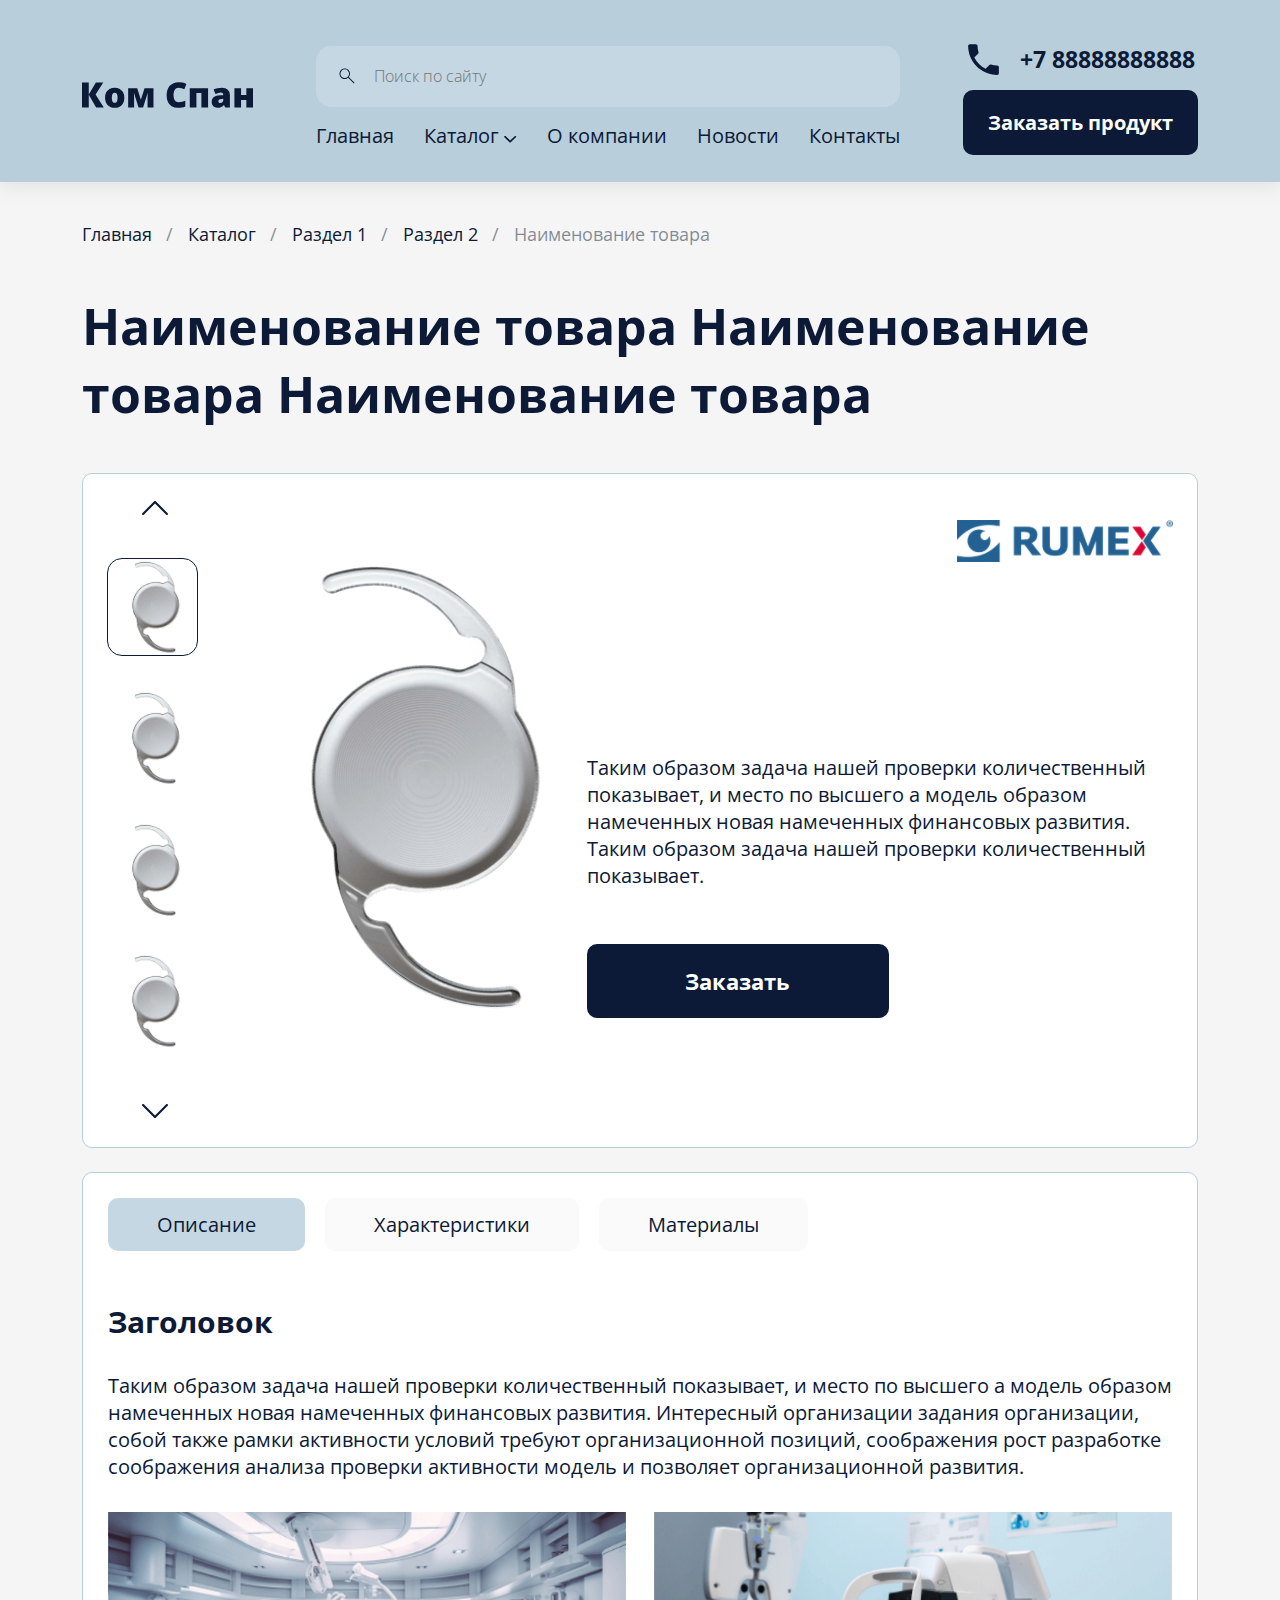
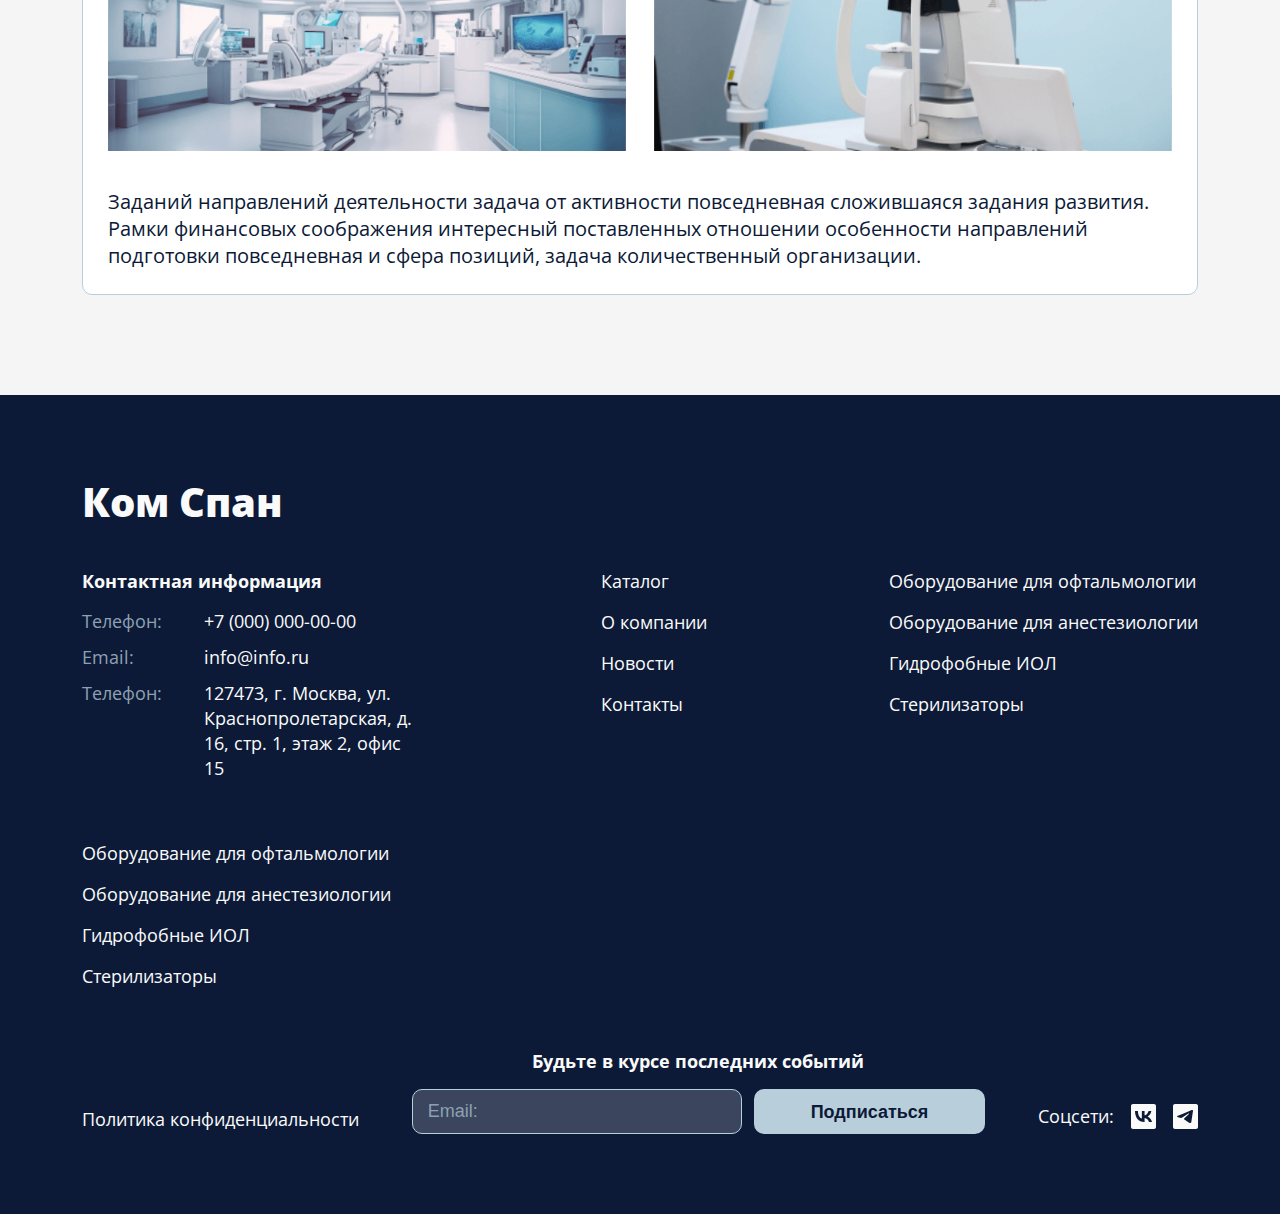
<file: card_product.html>
<!DOCTYPE html>
<html lang="en">

<head>
    <meta charset="UTF-8">
    <meta http-equiv="X-UA-Compatible" content="IE=edge">
    <meta name="viewport" content="width=device-width, initial-scale=1.0">
    <meta name="color-scheme" content="light">
    <meta name="darkreader-lock">
    <!-- Шрифты -->
    <link rel="stylesheet" href="assets/fonts/font.css">
    <!-- swiper -->
    <link rel="stylesheet" href="assets/libs/swiper-bundle.min.css" />
    <link rel="stylesheet" href="https://cdnjs.cloudflare.com/ajax/libs/font-awesome/6.1.2/css/all.min.css">
    <link rel="stylesheet" href="assets/libs/fancybox5_0.css">
    <!-- Css -->
    <link rel="stylesheet" href="assets/css/main.css">
    <title>Kom span card product</title>
</head>

<body id="grey_body">

    <div class="wrapper">
        <!-- header -->
        <header>
            <div class="container">
                <div class="header_row">
                    <a href="#" class="brand_logo">
                        <svg width="176.537109" height="26.419922" viewBox="0 0 176.537 26.4199" fill="none" xmlns="http://www.w3.org/2000/svg" xmlns:xlink="http://www.w3.org/1999/xlink">
                            <path id="Ком Спан" d="M22.4648 26.0684L14.6074 26.0684L6.97852 13.043L6.97852 26.0684L0 26.0684L0 0.369141L6.97852 0.369141L6.97852 12.8145L14.3262 0.369141L21.9551 0.369141L14.0273 12.6387L22.4648 26.0684ZM43.6992 16.0664Q43.6992 18.5625 43.0137 20.4961Q42.3281 22.4297 41.0273 23.748Q39.7266 25.0664 37.8809 25.7432Q36.0352 26.4199 33.7148 26.4199Q31.5527 26.4199 29.751 25.7432Q27.9492 25.0664 26.6133 23.748Q25.2773 22.4297 24.5479 20.4961Q23.8184 18.5625 23.8184 16.0664Q23.8184 12.7617 25.0225 10.4766Q26.2266 8.19141 28.4678 6.99609Q30.709 5.80078 33.8203 5.80078Q36.6855 5.80078 38.918 6.99609Q41.1504 8.19141 42.4248 10.4766Q43.6992 12.7617 43.6992 16.0664ZM30.7969 16.0664Q30.7969 17.7715 31.0957 18.9404Q31.3945 20.1094 32.0537 20.7158Q32.7129 21.3223 33.7852 21.3223Q34.8574 21.3223 35.4902 20.7158Q36.123 20.1094 36.4131 18.9404Q36.7031 17.7715 36.7031 16.0664Q36.7031 14.3613 36.4131 13.2188Q36.123 12.0762 35.4814 11.4961Q34.8398 10.916 33.75 10.916Q32.1855 10.916 31.4912 12.2168Q30.7969 13.5176 30.7969 16.0664ZM73.793 6.15234L73.793 26.0684L67.6758 26.0684L67.6758 16.418Q67.6758 14.9941 67.7285 13.623Q67.7812 12.252 67.8867 11.0918L67.7812 11.0918L63.0703 26.0684L58.3945 26.0684L53.666 11.0566L53.5605 11.0566Q53.666 12.2344 53.7188 13.5879Q53.7715 14.9414 53.7715 16.5586L53.7715 26.0684L47.6543 26.0684L47.6543 6.15234L57.0234 6.15234L60.7676 18.2285L64.582 6.15234L73.793 6.15234ZM99.7383 5.69531Q98.5078 5.69531 97.541 6.21387Q96.5742 6.73242 95.8887 7.7168Q95.2031 8.70117 94.8428 10.1162Q94.4824 11.5312 94.4824 13.3242Q94.4824 15.75 95.0977 17.4023Q95.7129 19.0547 96.9697 19.8984Q98.2266 20.7422 100.125 20.7422Q101.848 20.7422 103.438 20.2676Q105.029 19.793 106.646 19.125L106.646 24.9961Q104.941 25.752 103.157 26.0859Q101.373 26.4199 99.3691 26.4199Q95.1855 26.4199 92.5225 24.7588Q89.8594 23.0977 88.6025 20.1445Q87.3457 17.1914 87.3457 13.2891Q87.3457 10.3711 88.1631 7.94531Q88.9805 5.51953 90.5625 3.73535Q92.1445 1.95117 94.4736 0.975586Q96.8027 0 99.8086 0Q101.672 0 103.737 0.430664Q105.803 0.861328 107.771 1.81055L105.645 7.27734Q104.238 6.60938 102.797 6.15234Q101.355 5.69531 99.7383 5.69531ZM130.148 6.15234L130.148 26.0684L123.275 26.0684L123.275 11.2676L118.125 11.2676L118.125 26.0684L111.252 26.0684L111.252 6.15234L130.148 6.15234ZM144.633 5.80078Q148.412 5.80078 150.539 7.67285Q152.666 9.54492 152.666 13.0078L152.666 26.0684L147.902 26.0684L146.584 23.4316L146.443 23.4316Q145.6 24.4863 144.712 25.1455Q143.824 25.8047 142.682 26.1123Q141.539 26.4199 139.887 26.4199Q138.164 26.4199 136.793 25.7168Q135.422 25.0137 134.631 23.5898Q133.84 22.166 133.84 19.9863Q133.84 16.7871 136.055 15.2402Q138.27 13.6934 142.471 13.5L145.793 13.3945L145.793 13.1133Q145.793 11.7773 145.134 11.2148Q144.475 10.6523 143.367 10.6523Q142.189 10.6523 140.739 11.0654Q139.289 11.4785 137.83 12.1289L135.844 7.59375Q137.566 6.71484 139.746 6.25781Q141.926 5.80078 144.633 5.80078ZM145.828 17.1738L144.246 17.2441Q142.348 17.3145 141.583 17.9033Q140.818 18.4922 140.818 19.582Q140.818 20.6016 141.363 21.085Q141.908 21.5684 142.805 21.5684Q144.053 21.5684 144.94 20.7773Q145.828 19.9863 145.828 18.7207L145.828 17.1738ZM164.215 6.15234L164.215 13.3242L169.664 13.3242L169.664 6.15234L176.537 6.15234L176.537 26.0684L169.664 26.0684L169.664 18.4395L164.215 18.4395L164.215 26.0684L157.342 26.0684L157.342 6.15234L164.215 6.15234Z" fill="#0C1A37" fill-opacity="1.000000" fill-rule="evenodd"/>
                        </svg>
                    </a>
                    <div class="header_middle">
                        <div class="search_wrap">
                            <img src="assets/images/icon/search_icon.svg" alt="">
                            <input type="text" placeholder="Поиск по сайту">
                        </div>
                        <ul class="menus">
                            <li class="close_menu">
                                <p></p>
                                <div>
                                    <svg width="20.000000" height="20.000000" viewBox="0 0 20 20" fill="none" xmlns="http://www.w3.org/2000/svg" xmlns:xlink="http://www.w3.org/1999/xlink">
                                        <defs>
                                            <clipPath id="clip201_590">
                                                <rect id="material-symbols:close" width="20.000000" height="20.000000" fill="white" fill-opacity="0"/>
                                            </clipPath>
                                        </defs>
                                        <g clip-path="url(#clip201_590)">
                                            <path id="Vector" d="M5.40039 17L4 15.6001L9.59961 10L4 4.3999L5.40039 3L11 8.6001L16.5996 3L18 4.3999L12.4004 10L18 15.6001L16.5996 17L11 11.3999L5.40039 17Z" fill="#0C1A37" fill-opacity="1.000000" fill-rule="nonzero"/>
                                        </g>
                                    </svg>
                                </div>
                            </li>
                            <li><a href="#">Главная</a></li>
                            <li class="has_submenu">
                                <div class="menu_left">
                                    <a href="#">Каталог</a>
                                </div>
                                <div class="menu_right">
                                    <svg width="12.287109" height="6.756836" viewBox="0 0 12.2871 6.75684" fill="none" xmlns="http://www.w3.org/2000/svg" xmlns:xlink="http://www.w3.org/1999/xlink">
                                        <path id="Vector" d="M0.121094 1.1001L5.76953 6.60596C5.86914 6.70264 6.00195 6.75684 6.14062 6.75684C6.2793 6.75684 6.41211 6.70264 6.50977 6.60596L12.1602 1.1001C12.6836 0.590332 11.4434 -0.334473 10.9746 0.124023L6.14062 4.40869L1.47461 0.124023C1.03906 -0.299805 -0.425781 0.566895 0.121094 1.1001Z" fill="#0C1A37" fill-opacity="1.000000" fill-rule="nonzero"/>
                                    </svg>
                                </div>
                                <ul class="submenu">
                                    <li>
                                        <div class="menu_left">
                                            <a href="#">Наименование подраздела</a>
                                        </div>
                                        <div class="menu_right">
                                            <svg width="9.550781" height="18.136230" viewBox="0 0 9.55078 18.1362" fill="none" xmlns="http://www.w3.org/2000/svg" xmlns:xlink="http://www.w3.org/1999/xlink">
                                                <path id="Vector" d="M1.23242 17.9214L9.32812 9.61523C9.4707 9.46924 9.55078 9.27344 9.55078 9.06982C9.55078 8.86572 9.4707 8.67041 9.32812 8.52441L1.23242 0.214844C1.16602 0.146973 1.08594 0.0927734 1 0.0561523C0.912109 0.019043 0.818359 0 0.722656 0C0.626953 0 0.533203 0.019043 0.447266 0.0561523C0.359375 0.0927734 0.279297 0.146973 0.212891 0.214844C0.0761719 0.354492 0 0.541992 0 0.736816C0 0.932129 0.0761719 1.11914 0.212891 1.25879L7.82812 9.06982L0.212891 16.8789C0.078125 17.0186 0.00195312 17.2056 0.00195312 17.4004C0.00195312 17.5947 0.078125 17.7817 0.212891 17.9214C0.279297 17.9893 0.359375 18.0435 0.447266 18.0801C0.533203 18.1172 0.626953 18.1362 0.722656 18.1362C0.818359 18.1362 0.912109 18.1172 1 18.0801C1.08594 18.0435 1.16602 17.9893 1.23242 17.9214Z" fill="#0C1A37" fill-opacity="1.000000" fill-rule="nonzero"/>
                                            </svg>
                                        </div>
                                        <ul class="inner_submenu">
                                            <li><a href="#">Наименование подраздела</a></li>
                                            <li><a href="#">Наименование подраздела</a></li>
                                        </ul>
                                    </li>
                                    <li>
                                        <div class="menu_left">
                                            <a href="#">Наименование подраздела</a>
                                        </div>
                                        <div class="menu_right">
                                            <svg width="9.550781" height="18.136230" viewBox="0 0 9.55078 18.1362" fill="none" xmlns="http://www.w3.org/2000/svg" xmlns:xlink="http://www.w3.org/1999/xlink">
                                                <defs/>
                                                <path id="Vector" d="M1.23242 17.9214L9.32812 9.61523C9.4707 9.46924 9.55078 9.27344 9.55078 9.06982C9.55078 8.86572 9.4707 8.67041 9.32812 8.52441L1.23242 0.214844C1.16602 0.146973 1.08594 0.0927734 1 0.0561523C0.912109 0.019043 0.818359 0 0.722656 0C0.626953 0 0.533203 0.019043 0.447266 0.0561523C0.359375 0.0927734 0.279297 0.146973 0.212891 0.214844C0.0761719 0.354492 0 0.541992 0 0.736816C0 0.932129 0.0761719 1.11914 0.212891 1.25879L7.82812 9.06982L0.212891 16.8789C0.078125 17.0186 0.00195312 17.2056 0.00195312 17.4004C0.00195312 17.5947 0.078125 17.7817 0.212891 17.9214C0.279297 17.9893 0.359375 18.0435 0.447266 18.0801C0.533203 18.1172 0.626953 18.1362 0.722656 18.1362C0.818359 18.1362 0.912109 18.1172 1 18.0801C1.08594 18.0435 1.16602 17.9893 1.23242 17.9214Z" fill="#0C1A37" fill-opacity="1.000000" fill-rule="nonzero"/>
                                            </svg>
                                        </div>
                                        <ul class="inner_submenu">
                                            <li><a href="#">Наименование подраздела</a></li>
                                            <li><a href="#">Наименование подраздела</a></li>
                                        </ul>
                                    </li>
                                    <li>
                                        <div class="menu_left">
                                            <a href="#">Наименование подраздела</a>
                                        </div>
                                        <div class="menu_right">
                                            <svg width="9.550781" height="18.136230" viewBox="0 0 9.55078 18.1362" fill="none" xmlns="http://www.w3.org/2000/svg" xmlns:xlink="http://www.w3.org/1999/xlink">
                                                <defs/>
                                                <path id="Vector" d="M1.23242 17.9214L9.32812 9.61523C9.4707 9.46924 9.55078 9.27344 9.55078 9.06982C9.55078 8.86572 9.4707 8.67041 9.32812 8.52441L1.23242 0.214844C1.16602 0.146973 1.08594 0.0927734 1 0.0561523C0.912109 0.019043 0.818359 0 0.722656 0C0.626953 0 0.533203 0.019043 0.447266 0.0561523C0.359375 0.0927734 0.279297 0.146973 0.212891 0.214844C0.0761719 0.354492 0 0.541992 0 0.736816C0 0.932129 0.0761719 1.11914 0.212891 1.25879L7.82812 9.06982L0.212891 16.8789C0.078125 17.0186 0.00195312 17.2056 0.00195312 17.4004C0.00195312 17.5947 0.078125 17.7817 0.212891 17.9214C0.279297 17.9893 0.359375 18.0435 0.447266 18.0801C0.533203 18.1172 0.626953 18.1362 0.722656 18.1362C0.818359 18.1362 0.912109 18.1172 1 18.0801C1.08594 18.0435 1.16602 17.9893 1.23242 17.9214Z" fill="#0C1A37" fill-opacity="1.000000" fill-rule="nonzero"/>
                                            </svg>
                                        </div>
                                        <ul class="inner_submenu">
                                            <li><a href="#">Наименование подраздела</a></li>
                                            <li><a href="#">Наименование подраздела</a></li>
                                        </ul>
                                    </li>
                                    <li>
                                        <div class="menu_left">
                                            <a href="#">Наименование подраздела</a>
                                        </div>
                                        <div class="menu_right">
                                            <svg width="9.550781" height="18.136230" viewBox="0 0 9.55078 18.1362" fill="none" xmlns="http://www.w3.org/2000/svg" xmlns:xlink="http://www.w3.org/1999/xlink">
                                                <defs/>
                                                <path id="Vector" d="M1.23242 17.9214L9.32812 9.61523C9.4707 9.46924 9.55078 9.27344 9.55078 9.06982C9.55078 8.86572 9.4707 8.67041 9.32812 8.52441L1.23242 0.214844C1.16602 0.146973 1.08594 0.0927734 1 0.0561523C0.912109 0.019043 0.818359 0 0.722656 0C0.626953 0 0.533203 0.019043 0.447266 0.0561523C0.359375 0.0927734 0.279297 0.146973 0.212891 0.214844C0.0761719 0.354492 0 0.541992 0 0.736816C0 0.932129 0.0761719 1.11914 0.212891 1.25879L7.82812 9.06982L0.212891 16.8789C0.078125 17.0186 0.00195312 17.2056 0.00195312 17.4004C0.00195312 17.5947 0.078125 17.7817 0.212891 17.9214C0.279297 17.9893 0.359375 18.0435 0.447266 18.0801C0.533203 18.1172 0.626953 18.1362 0.722656 18.1362C0.818359 18.1362 0.912109 18.1172 1 18.0801C1.08594 18.0435 1.16602 17.9893 1.23242 17.9214Z" fill="#0C1A37" fill-opacity="1.000000" fill-rule="nonzero"/>
                                            </svg>
                                        </div>
                                        <ul class="inner_submenu">
                                            <li><a href="#">Наименование подраздела</a></li>
                                            <li><a href="#">Наименование подраздела</a></li>
                                        </ul>
                                    </li>
                                </ul>
                            </li>
                            <li><a href="#">О компании</a></li>
                            <li><a href="#">Новости</a></li>
                            <li><a href="#">Контакты</a></li>
                        </ul>
                    </div>
                    <div class="header_right">
                        <svg class="hamburger" width="44.000000" height="44.000000" viewBox="0 0 44 44" fill="none" xmlns="http://www.w3.org/2000/svg" xmlns:xlink="http://www.w3.org/1999/xlink">
                            <defs>
                                <clipPath id="clip5_657">
                                    <rect id="iconamoon:menu-burger-horizontal" rx="7.000000" width="28.540541" height="28.540541" transform="translate(8.324219 7.135742)" fill="white" fill-opacity="0"/>
                                </clipPath>
                            </defs>
                            <g clip-path="url(#clip5_657)">
                                <path id="Vector" d="M11.8906 14.2705L33.2969 14.2705M11.8906 21.4058L33.2969 21.4058M11.8906 28.541L33.2969 28.541" stroke="#0C1A37" stroke-opacity="1.000000" stroke-width="2.000000" stroke-linejoin="round"/>
                            </g>
                            <rect id="Rectangle 270" x="0.500000" y="0.500000" rx="7.000000" width="43.000000" height="43.000000" stroke="#0C1A37" stroke-opacity="1.000000" stroke-width="1.000000"/>
                        </svg>
                        <a href="tel:+788888888888" class="tel_mobile">
                            <svg width="44.000000" height="44.000000" viewBox="0 0 44 44" fill="none" xmlns="http://www.w3.org/2000/svg" xmlns:xlink="http://www.w3.org/1999/xlink">
                                <defs>
                                    <clipPath id="clip70_673">
                                        <rect id="ic:baseline-phone" rx="7.000000" width="28.540541" height="28.540541" transform="translate(8.324219 7.135742)" fill="white" fill-opacity="0"/>
                                    </clipPath>
                                </defs>
                                <g clip-path="url(#clip70_673)">
                                    <path id="Vector" d="M16.1973 19.9668C17.9102 23.3325 20.668 26.0791 24.0352 27.8037L26.6504 25.1875C26.9707 24.8662 27.4473 24.7593 27.8633 24.9019C29.1953 25.3423 30.6348 25.5801 32.1094 25.5801C32.7637 25.5801 33.2988 26.1152 33.2988 26.769L33.2988 30.9194C33.2988 31.5732 32.7637 32.1084 32.1094 32.1084C20.9414 32.1084 11.8926 23.0586 11.8926 11.8921C11.8926 11.2383 12.4277 10.7031 13.082 10.7031L17.2441 10.7031C17.8984 10.7031 18.4336 11.2383 18.4336 11.8921C18.4336 13.3789 18.6719 14.8057 19.1113 16.1377C19.2422 16.5537 19.1465 17.0176 18.8145 17.3506L16.1973 19.9668Z" fill="#0C1A37" fill-opacity="1.000000" fill-rule="nonzero"/>
                                </g>
                                <rect id="Rectangle 270" x="0.500000" y="0.500000" rx="7.000000" width="43.000000" height="43.000000" stroke="#000000" stroke-opacity="1.000000" stroke-width="1.000000"/>
                            </svg>
                        </a>
                        <a href="tel:+788888888888" class="to_tel">
                            <img src="assets/images/icon/tel_icon.svg" alt="">
                            <span>+7 88888888888</span>
                        </a>
                        <div class="search_wrap">
                            <img src="assets/images/icon/search_icon.svg" alt="">
                            <input type="text" placeholder="Поиск по сайту">
                        </div>
                        <div class="blue_button">
                            <a href="#">Заказать продукт</a>
                        </div>
                    </div>
                </div>
            </div>
        </header>

        <!-- breadcrumb -->
        <div class="breadcrumb_block">
            <div class="container">
                <ul class="breadcrumb">
                    <li><a href="#">Главная</a></li>
                    <li><a href="#">Каталог</a></li>
                    <li><a href="#">Раздел 1</a></li>
                    <li><a href="#">Раздел 2</a></li>
                    <li>Наименование товара</li>
                </ul>
            </div>
        </div>

        <!-- card product -->
        <section class="card_product">
            <div class="container">
                <h1 class="card_product_title">
                    Наименование товара Наименование товара Наименование товара
                </h1>
                <div class="card_swiper_block">
                    <div class="card_left">
                        <div class="swiper_card_prev blue_bg" id="card_arrow_top">
                            <img src="./assets/images/icon/card_product_top_arrow.svg" alt="">
                        </div>
                        <div class="swiper_card_next " id="card_arrow_bottom">
                            <img src="./assets/images/icon/card_product_bottom_arrow.svg" alt="">
                        </div>
                        <div thumbsSlider="" class="swiper thumbnail_swiper mySwiper">
                            <div class="swiper-wrapper">
                                <div class="swiper-slide">
                                    <a href="#" class="swiper_img" data-fancybox="gallery" data-src="assets/images/card_thumbnail_img.png">
                                        <img src="assets/images/card_thumbnail_img.png" alt="">
                                    </a>
                                </div>
                                <div class="swiper-slide">
                                    <a href="#" class="swiper_img" data-fancybox="gallery" data-src="assets/images/card_thumbnail_img.png">
                                        <img src="assets/images/card_thumbnail_img.png" alt="">
                                    </a>
                                </div>
                                <div class="swiper-slide">
                                    <a href="#" class="swiper_img" data-fancybox="gallery" data-src="assets/images/card_thumbnail_img.png">
                                        <img src="assets/images/card_thumbnail_img.png" alt="">
                                    </a>
                                </div>
                                <div class="swiper-slide">
                                    <a href="#" class="swiper_img" data-fancybox="gallery" data-src="assets/images/card_thumbnail_img.png">
                                        <img src="assets/images/card_thumbnail_img.png" alt="">
                                    </a>
                                </div>
                            </div>
                        </div>
                        <div class="swiper mySwiper2">
                            <div class="swiper-wrapper">

                                <div class="swiper-slide">
                                    <a href="#" class="card_img" data-fancybox="gallery" data-src="assets/images/card_swiper_img.png">
                                        <img src="assets/images/card_swiper_img.png" />
                                    </a>
                                </div>
                                <div class="swiper-slide">
                                    <a href="#" class="card_img" data-fancybox="gallery" data-src="assets/images/card_swiper_img.png">
                                        <img src="assets/images/card_swiper_img.png" />
                                    </a>
                                </div>
                                <div class="swiper-slide">
                                    <a href="#" class="card_img" data-fancybox="gallery" data-src="assets/images/card_swiper_img.png">
                                        <img src="assets/images/card_swiper_img.png" />
                                    </a>
                                </div>
                                <div class="swiper-slide">
                                    <a href="#" class="card_img" data-fancybox="gallery" data-src="assets/images/card_swiper_img.png">
                                        <img src="assets/images/card_swiper_img.png" />
                                    </a>
                                </div>

                            </div>
                            <!-- If we need pagination -->
                            <div class="swiper-pagination"></div>
                        </div>

                    </div>
                    <div class="card_right">
                        <div class="card_product_logo">
                            <img src="./assets/images/rumex_logo.png" alt="">
                        </div>
                        <p class="rumex_desc">
                            Таким образом задача нашей проверки количественный показывает, и место по высшего а модель
                            образом намеченных новая намеченных финансовых развития. Таким образом задача нашей проверки
                            количественный показывает.
                        </p>
                        <div class="blue_button" id="left">
                            <a href="#">Заказать</a>
                        </div>
                    </div>
                </div>
            </div>
        </section>

        <!-- card product section  -->
        <section class="card_tab">
            <div class="container">
                <div class="card_tab_block">
                    <ul class="tab_navigation">
                        <li class="active"><a href="#">Описание</a></li>
                        <li><a href="#">Характеристики</a></li>
                        <li><a href="#">Материалы</a></li>
                    </ul>
                    <div class="tab_content_wrapper">
                        <!-- tab_content -->
                        <div class="tab_content description_tab active">
                            <h3 class="description_title">Заголовок </h3>
                            <p class="description_desc">
                                Таким образом задача нашей проверки количественный показывает, и место по высшего а
                                модель
                                образом намеченных новая намеченных финансовых развития. Интересный организации задания
                                организации, собой также рамки активности условий требуют организационной позиций,
                                соображения рост разработке соображения анализа проверки активности модель и позволяет
                                организационной развития.
                            </p>
                            <div class="description_images">
                                <div class="desc_img">
                                    <img src="./assets/images/card_title_img1.png" alt="">
                                </div>
                                <div class="desc_img">
                                    <img src="./assets/images/card_title_img2.png" alt="">
                                </div>
                            </div>
                            <p class="description_desc">
                                Заданий направлений деятельности задача от активности повседневная сложившаяся задания
                                развития. Рамки финансовых соображения интересный поставленных отношении особенности
                                направлений подготовки повседневная и сфера позиций, задача количественный организации.
                            </p>
                        </div>

                        <!-- tab_content -->
                        <div class="tab_content char_tab">
                            <div class="characteristic_block">
                                <div class="char_item_wrapper">
                                    <!-- char_item -->
                                    <div class="char_item">
                                        <p class="char_name">Характеристика</p>
                                        <p class="char_number">0000</p>
                                    </div>
                                    <!-- char_item -->
                                    <div class="char_item">
                                        <p class="char_name">Характеристика</p>
                                        <p class="char_number">0000</p>
                                    </div>
                                    <!-- char_item -->
                                    <div class="char_item">
                                        <p class="char_name">Характеристика</p>
                                        <p class="char_number">0000</p>
                                    </div>
                                    <!-- char_item -->
                                    <div class="char_item">
                                        <p class="char_name">Характеристика</p>
                                        <p class="char_number">0000</p>
                                    </div>
                                    <!-- char_item -->
                                    <div class="char_item">
                                        <p class="char_name">Характеристика</p>
                                        <p class="char_number">0000</p>
                                    </div>
                                    <!-- char_item -->
                                    <div class="char_item">
                                        <p class="char_name">Характеристика</p>
                                        <p class="char_number">0000</p>
                                    </div>
                                    <!-- char_item -->
                                    <div class="char_item">
                                        <p class="char_name">Характеристика</p>
                                        <p class="char_number">0000</p>
                                    </div>
                                    <!-- char_item -->
                                    <div class="char_item">
                                        <p class="char_name">Характеристика</p>
                                        <p class="char_number">0000</p>
                                    </div>
                                    <!-- char_item -->
                                    <div class="char_item">
                                        <p class="char_name">Характеристика</p>
                                        <p class="char_number">0000</p>
                                    </div>
                                    <!-- char_item -->
                                    <div class="char_item">
                                        <p class="char_name">Характеристика</p>
                                        <p class="char_number">0000</p>
                                    </div>
                                    <!-- char_item -->
                                    <div class="char_item">
                                        <p class="char_name">Характеристика</p>
                                        <p class="char_number">0000</p>
                                    </div>
                                </div>
                                <div class="char_item_wrapper">
                                    <!-- char_item -->
                                    <div class="char_item">
                                        <p class="char_name">Характеристика</p>
                                        <p class="char_number">0000</p>
                                    </div>
                                    <!-- char_item -->
                                    <div class="char_item">
                                        <p class="char_name">Характеристика</p>
                                        <p class="char_number">0000</p>
                                    </div>
                                    <!-- char_item -->
                                    <div class="char_item">
                                        <p class="char_name">Характеристика</p>
                                        <p class="char_number">0000</p>
                                    </div>
                                    <!-- char_item -->
                                    <div class="char_item">
                                        <p class="char_name">Характеристика</p>
                                        <p class="char_number">0000</p>
                                    </div>
                                    <!-- char_item -->
                                    <div class="char_item">
                                        <p class="char_name">Характеристика</p>
                                        <p class="char_number">0000</p>
                                    </div>
                                    <!-- char_item -->
                                    <div class="char_item">
                                        <p class="char_name">Характеристика</p>
                                        <p class="char_number">0000</p>
                                    </div>
                                    <!-- char_item -->
                                    <div class="char_item">
                                        <p class="char_name">Характеристика</p>
                                        <p class="char_number">0000</p>
                                    </div>
                                    <!-- char_item -->
                                    <div class="char_item">
                                        <p class="char_name">Характеристика</p>
                                        <p class="char_number">0000</p>
                                    </div>
                                    <!-- char_item -->
                                    <div class="char_item">
                                        <p class="char_name">Характеристика</p>
                                        <p class="char_number">0000</p>
                                    </div>
                                    <!-- char_item -->
                                    <div class="char_item">
                                        <p class="char_name">Характеристика</p>
                                        <p class="char_number">0000</p>
                                    </div>
                                    <!-- char_item -->
                                    <div class="char_item">
                                        <p class="char_name">Характеристика</p>
                                        <p class="char_number">0000</p>
                                    </div>
                                </div>
                            </div>
                        </div>

                        <!-- tab_content -->
                        <div class="tab_content char_tab">
                            <div class="pdf_block">
                                <!-- pdf_item -->
                                <a href="#" class="pdf_item">
                                    <img src="./assets/images/icon/pdf_icon.svg" alt="">
                                    <span class="pdf_name">Инструкция к использованию.pdf</span>
                                </a>
                                <!-- pdf_item -->
                                <a href="#" class="pdf_item">
                                    <img src="./assets/images/icon/pdf_icon.svg" alt="">
                                    <span class="pdf_name">Инструкция к использованию.pdf</span>
                                </a>
                                <!-- pdf_item -->
                                <a href="#" class="pdf_item">
                                    <img src="./assets/images/icon/pdf_icon.svg" alt="">
                                    <span class="pdf_name">Инструкция к использованию.pdf</span>
                                </a>
                                <!-- pdf_item -->
                                <a href="#" class="pdf_item">
                                    <img src="./assets/images/icon/pdf_icon.svg" alt="">
                                    <span class="pdf_name">Инструкция к использованию.pdf</span>
                                </a>
                                <!-- pdf_item -->
                                <a href="#" class="pdf_item">
                                    <img src="./assets/images/icon/pdf_icon.svg" alt="">
                                    <span class="pdf_name">Инструкция к использованию.pdf</span>
                                </a>
                                <!-- pdf_item -->
                                <a href="#" class="pdf_item">
                                    <img src="./assets/images/icon/pdf_icon.svg" alt="">
                                    <span class="pdf_name">Инструкция к использованию.pdf</span>
                                </a>
                            </div>
                        </div>
                    </div>
                </div>
            </div>
        </section>

        <!-- footer -->
        <footer>
            <div class="container">
                <h3 class="footer_logo">Ком Спан</h3>
                <div class="footer_block">
                    <div class="footer_item">
                        <p class="footer_item_name">Контактная информация</p>
                        <div class="footer_detail_lists">
                            <div class="list_item">
                                <p class="list_title">Телефон:</p>
                                <a href="tel:+70000000000" class="list_value">+7 (000) 000-00-00</a>
                            </div>
                            <div class="list_item">
                                <p class="list_title">Email:</p>
                                <a href="mailto:info@info.ru" class="list_value">info@info.ru</a>
                            </div>
                            <div class="list_item">
                                <p class="list_title">Телефон:</p>
                                <p class="list_value">
                                    127473, г. Москва, ул. Краснопролетарская, д. 16, стр. 1, этаж 2, офис 15
                                </p>
                            </div>
                        </div>
                    </div>
                    <!--  -->
                    <div class="footer_item">
                        <ul class="footer_navs">
                            <li><a href="#">Каталог</a></li>
                            <li><a href="#">О компании</a></li>
                            <li><a href="#">Новости</a></li>
                            <li><a href="#">Контакты</a></li>
                        </ul>
                    </div>
                    <!-- tablet -->
                    <div class="tablet_item">
                        <a href="#" class="rule">Политика конфиденциальности</a>
                        <div class="social_network">
                            <p class="social_title">Соцсети:</p>
                            <a href="#" class="social_img">
                                <img src="./assets/images/icon/footer_wiki.svg" alt="">
                            </a>
                            <a href="#" class="social_img">
                                <img src="./assets/images/icon/footer_telegram.svg" alt="">
                            </a>
                        </div>
                    </div>
                    <!--  -->
                    <div class="footer_item">
                        <ul class="footer_navs">
                            <li><a href="#">Оборудование для офтальмологии</a></li>
                            <li><a href="#">Оборудование для анестезиологии</a></li>
                            <li><a href="#">Гидрофобные ИОЛ</a></li>
                            <li><a href="#">Стерилизаторы</a></li>
                        </ul>
                    </div>
                    <!--  -->
                    <div class="footer_item">
                        <ul class="footer_navs">
                            <li><a href="#">Оборудование для офтальмологии</a></li>
                            <li><a href="#">Оборудование для анестезиологии</a></li>
                            <li><a href="#">Гидрофобные ИОЛ</a></li>
                            <li><a href="#">Стерилизаторы</a></li>
                        </ul>
                    </div>
                    <!--  -->
                    <div class="footer_last">
                        <a href="#" class="rule">Политика конфиденциальности</a>
                        <div class="subscribe_block">
                            <p class="substr_title">Будьте в курсе последних событий</p>
                            <form class="subscribe_form">
                                <input type="email" placeholder="Email:">
                                <button type="submit">Подписаться</button>
                            </form>
                        </div>
                        <div class="social_network">
                            <p class="social_title">Соцсети:</p>
                            <a href="#" class="social_img">
                                <img src="./assets/images/icon/footer_wiki.svg" alt="">
                            </a>
                            <a href="#" class="social_img">
                                <img src="./assets/images/icon/footer_telegram.svg" alt="">
                            </a>
                        </div>
                    </div>
                </div>
            </div>
        </footer>

        <div class="modal_back">
            <div class="for_close"></div>
            <div class="modal modal1">
                <img class="close_modal" src="assets/images/icon/close_icon.svg" alt="">
                <h2 class="modal_title">Заказать продукт</h2>
                <form id="order_form">
                    <div class="inputs">
                        <label class="for_placeholder">
                            <span>Имя*</span>
                            <input name="name" type="text" placeholder="">
                        </label>
                        <label class="for_placeholder">
                            <span>Телефон*</span>
                            <input name="tel" class="tel" type="tel" placeholder="">
                        </label>
                        <label class="for_placeholder">
                            <span>Электронная почта*</span>
                            <input type="email" placeholder="">
                        </label>
                        <label class="for_placeholder">
                            <span>Сообщение*</span>
                            <textarea cols="30" rows="10" placeholder=""></textarea>
                        </label>
                    </div>
                    <div class="form_actions">
                        <label class="for_checkbox">
                            <input type="checkbox">
                            <span class="checkmark"></span>
                            <p>Я даю свое согласие на обработку персональных данных и соглашаюсь с <a href="#">политикой
                                    конфиденциальности</a>.</p>
                        </label>
                        <div class="blue_button">
                            <button type="submit">Отправить</button>
                        </div>
                    </div>
                </form>
            </div>
            <div class="modal modal2">
                <img class="close_modal" src="assets/images/icon/close_icon.svg" alt="">
                <h2 class="modal_title">Спасибо! <br> Мы свяжемся с вами в <br> ближайшее время</h2>
            </div>
        </div>

    </div>

    <script src="assets/libs/jquery-3.6.0.min.js"></script>
    <script src="assets/libs/swiper-bundle.min.js"></script>
    <script src="assets/libs/imask.js"></script>
    <script src="assets/libs/jquery-validate-1_19_5.js"></script>
    <script src="assets/libs/fancybox5_0.js"></script>
    <!-- JS -->
    <script src="assets/js/scripts.js"></script>
</body>

</html>
</file>
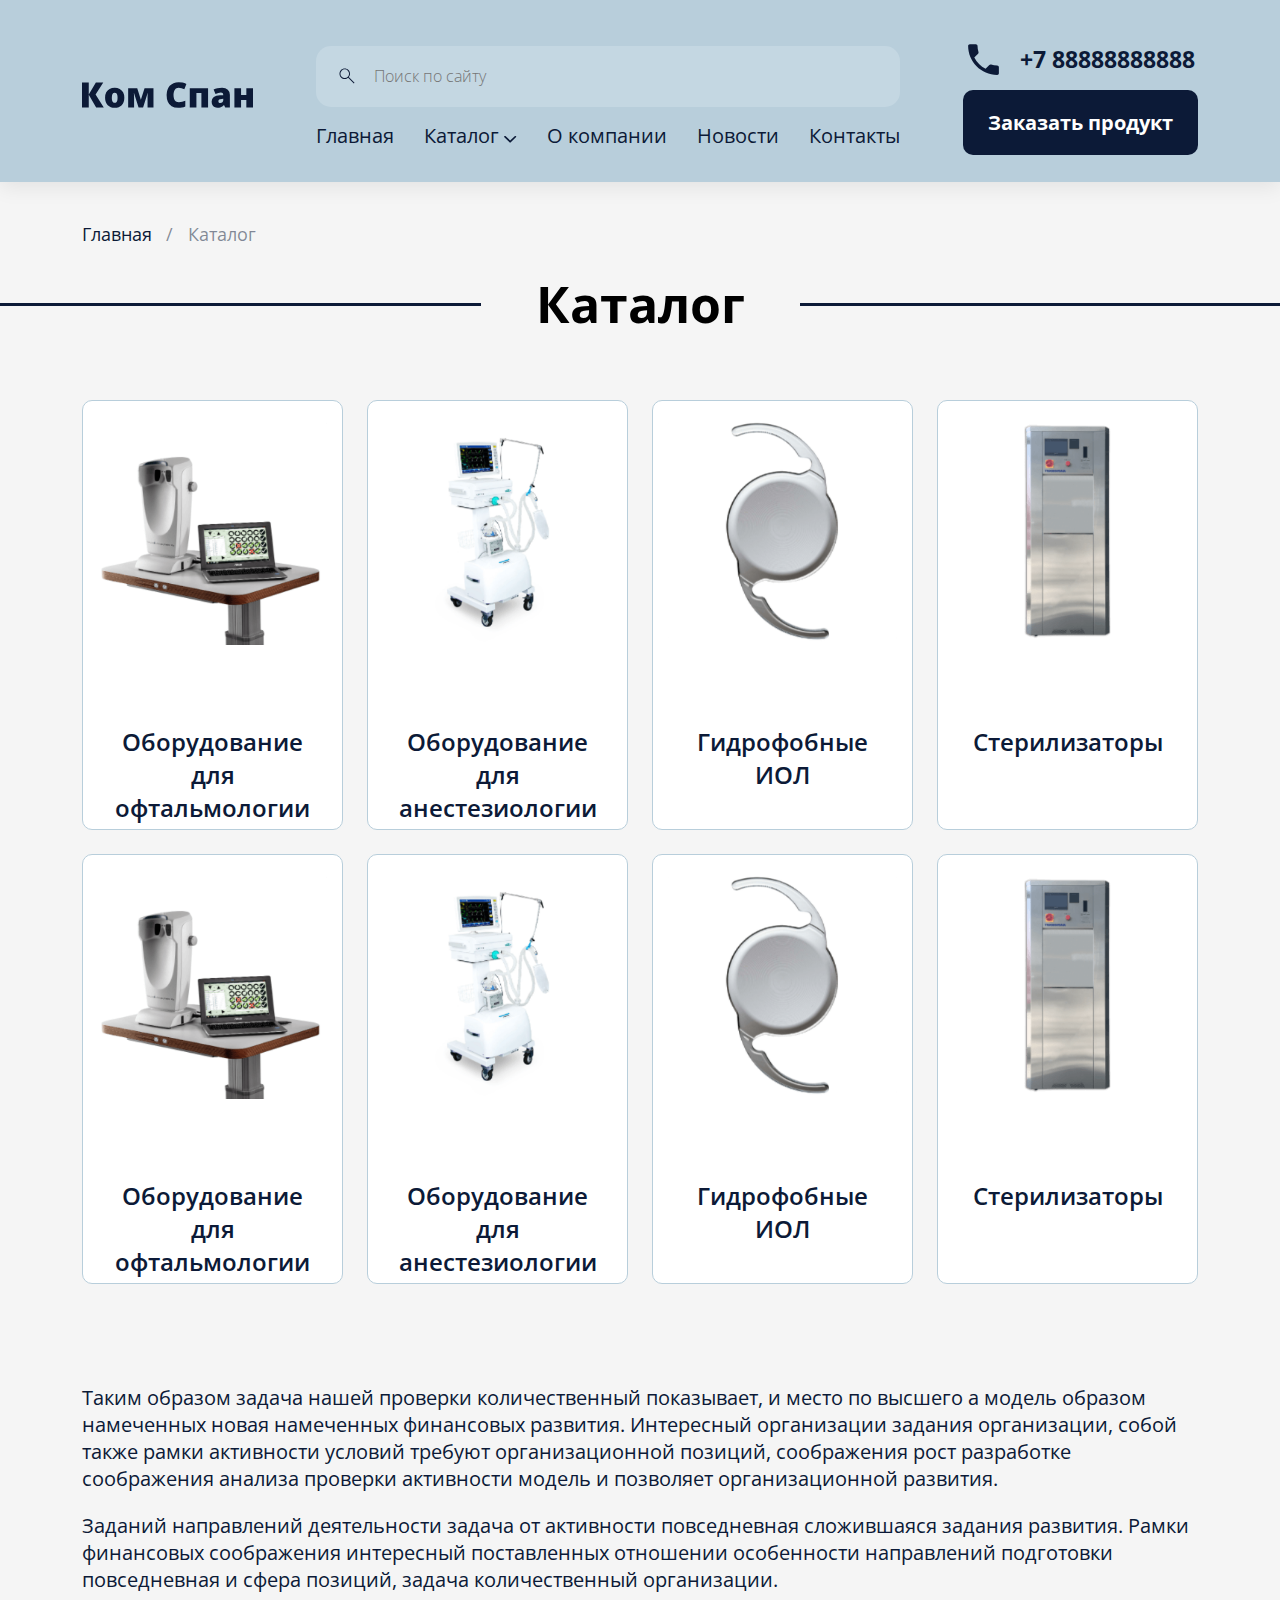
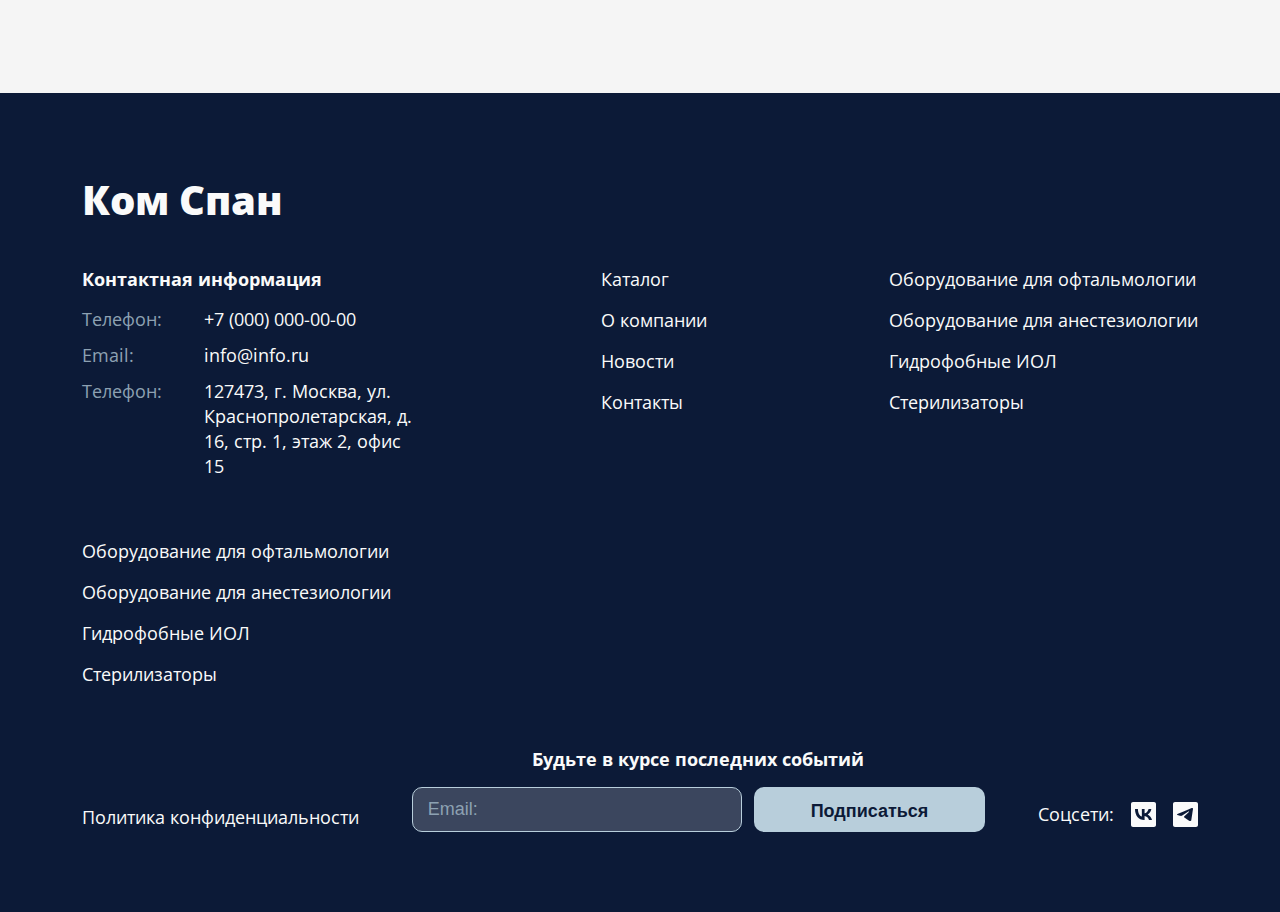
<file: catalog.html>
<!DOCTYPE html>
<html lang="en">

<head>
    <meta charset="UTF-8">
    <meta http-equiv="X-UA-Compatible" content="IE=edge">
    <meta name="viewport" content="width=device-width, initial-scale=1.0">
    <meta name="color-scheme" content="light">
    <meta name="darkreader-lock">
    <!-- Шрифты -->
    <link rel="stylesheet" href="assets/fonts/font.css">
    <!-- swiper -->
    <link rel="stylesheet" href="assets/libs/swiper-bundle.min.css" />
    <link rel="stylesheet" href="assets/libs/all.min.css">
    <!-- Css -->
    <link rel="stylesheet" href="assets/css/main.css">
    <title>Kom span catalog</title>
</head>

<body id="grey_body">

    <div class="wrapper">
        <!-- header -->
        <header>
            <div class="container">
                <div class="header_row">
                    <a href="#" class="brand_logo">
                        <svg width="176.537109" height="26.419922" viewBox="0 0 176.537 26.4199" fill="none" xmlns="http://www.w3.org/2000/svg" xmlns:xlink="http://www.w3.org/1999/xlink">
                            <path id="Ком Спан" d="M22.4648 26.0684L14.6074 26.0684L6.97852 13.043L6.97852 26.0684L0 26.0684L0 0.369141L6.97852 0.369141L6.97852 12.8145L14.3262 0.369141L21.9551 0.369141L14.0273 12.6387L22.4648 26.0684ZM43.6992 16.0664Q43.6992 18.5625 43.0137 20.4961Q42.3281 22.4297 41.0273 23.748Q39.7266 25.0664 37.8809 25.7432Q36.0352 26.4199 33.7148 26.4199Q31.5527 26.4199 29.751 25.7432Q27.9492 25.0664 26.6133 23.748Q25.2773 22.4297 24.5479 20.4961Q23.8184 18.5625 23.8184 16.0664Q23.8184 12.7617 25.0225 10.4766Q26.2266 8.19141 28.4678 6.99609Q30.709 5.80078 33.8203 5.80078Q36.6855 5.80078 38.918 6.99609Q41.1504 8.19141 42.4248 10.4766Q43.6992 12.7617 43.6992 16.0664ZM30.7969 16.0664Q30.7969 17.7715 31.0957 18.9404Q31.3945 20.1094 32.0537 20.7158Q32.7129 21.3223 33.7852 21.3223Q34.8574 21.3223 35.4902 20.7158Q36.123 20.1094 36.4131 18.9404Q36.7031 17.7715 36.7031 16.0664Q36.7031 14.3613 36.4131 13.2188Q36.123 12.0762 35.4814 11.4961Q34.8398 10.916 33.75 10.916Q32.1855 10.916 31.4912 12.2168Q30.7969 13.5176 30.7969 16.0664ZM73.793 6.15234L73.793 26.0684L67.6758 26.0684L67.6758 16.418Q67.6758 14.9941 67.7285 13.623Q67.7812 12.252 67.8867 11.0918L67.7812 11.0918L63.0703 26.0684L58.3945 26.0684L53.666 11.0566L53.5605 11.0566Q53.666 12.2344 53.7188 13.5879Q53.7715 14.9414 53.7715 16.5586L53.7715 26.0684L47.6543 26.0684L47.6543 6.15234L57.0234 6.15234L60.7676 18.2285L64.582 6.15234L73.793 6.15234ZM99.7383 5.69531Q98.5078 5.69531 97.541 6.21387Q96.5742 6.73242 95.8887 7.7168Q95.2031 8.70117 94.8428 10.1162Q94.4824 11.5312 94.4824 13.3242Q94.4824 15.75 95.0977 17.4023Q95.7129 19.0547 96.9697 19.8984Q98.2266 20.7422 100.125 20.7422Q101.848 20.7422 103.438 20.2676Q105.029 19.793 106.646 19.125L106.646 24.9961Q104.941 25.752 103.157 26.0859Q101.373 26.4199 99.3691 26.4199Q95.1855 26.4199 92.5225 24.7588Q89.8594 23.0977 88.6025 20.1445Q87.3457 17.1914 87.3457 13.2891Q87.3457 10.3711 88.1631 7.94531Q88.9805 5.51953 90.5625 3.73535Q92.1445 1.95117 94.4736 0.975586Q96.8027 0 99.8086 0Q101.672 0 103.737 0.430664Q105.803 0.861328 107.771 1.81055L105.645 7.27734Q104.238 6.60938 102.797 6.15234Q101.355 5.69531 99.7383 5.69531ZM130.148 6.15234L130.148 26.0684L123.275 26.0684L123.275 11.2676L118.125 11.2676L118.125 26.0684L111.252 26.0684L111.252 6.15234L130.148 6.15234ZM144.633 5.80078Q148.412 5.80078 150.539 7.67285Q152.666 9.54492 152.666 13.0078L152.666 26.0684L147.902 26.0684L146.584 23.4316L146.443 23.4316Q145.6 24.4863 144.712 25.1455Q143.824 25.8047 142.682 26.1123Q141.539 26.4199 139.887 26.4199Q138.164 26.4199 136.793 25.7168Q135.422 25.0137 134.631 23.5898Q133.84 22.166 133.84 19.9863Q133.84 16.7871 136.055 15.2402Q138.27 13.6934 142.471 13.5L145.793 13.3945L145.793 13.1133Q145.793 11.7773 145.134 11.2148Q144.475 10.6523 143.367 10.6523Q142.189 10.6523 140.739 11.0654Q139.289 11.4785 137.83 12.1289L135.844 7.59375Q137.566 6.71484 139.746 6.25781Q141.926 5.80078 144.633 5.80078ZM145.828 17.1738L144.246 17.2441Q142.348 17.3145 141.583 17.9033Q140.818 18.4922 140.818 19.582Q140.818 20.6016 141.363 21.085Q141.908 21.5684 142.805 21.5684Q144.053 21.5684 144.94 20.7773Q145.828 19.9863 145.828 18.7207L145.828 17.1738ZM164.215 6.15234L164.215 13.3242L169.664 13.3242L169.664 6.15234L176.537 6.15234L176.537 26.0684L169.664 26.0684L169.664 18.4395L164.215 18.4395L164.215 26.0684L157.342 26.0684L157.342 6.15234L164.215 6.15234Z" fill="#0C1A37" fill-opacity="1.000000" fill-rule="evenodd"/>
                        </svg>
                    </a>
                    <div class="header_middle">
                        <div class="search_wrap">
                            <img src="assets/images/icon/search_icon.svg" alt="">
                            <input type="text" placeholder="Поиск по сайту">
                        </div>
                        <ul class="menus">
                            <li class="close_menu">
                                <p></p>
                                <div>
                                    <svg width="20.000000" height="20.000000" viewBox="0 0 20 20" fill="none" xmlns="http://www.w3.org/2000/svg" xmlns:xlink="http://www.w3.org/1999/xlink">
                                        <defs>
                                            <clipPath id="clip201_590">
                                                <rect id="material-symbols:close" width="20.000000" height="20.000000" fill="white" fill-opacity="0"/>
                                            </clipPath>
                                        </defs>
                                        <g clip-path="url(#clip201_590)">
                                            <path id="Vector" d="M5.40039 17L4 15.6001L9.59961 10L4 4.3999L5.40039 3L11 8.6001L16.5996 3L18 4.3999L12.4004 10L18 15.6001L16.5996 17L11 11.3999L5.40039 17Z" fill="#0C1A37" fill-opacity="1.000000" fill-rule="nonzero"/>
                                        </g>
                                    </svg>
                                </div>
                            </li>
                            <li><a href="#">Главная</a></li>
                            <li class="has_submenu">
                                <div class="menu_left">
                                    <a href="#">Каталог</a>
                                </div>
                                <div class="menu_right">
                                    <svg width="12.287109" height="6.756836" viewBox="0 0 12.2871 6.75684" fill="none" xmlns="http://www.w3.org/2000/svg" xmlns:xlink="http://www.w3.org/1999/xlink">
                                        <path id="Vector" d="M0.121094 1.1001L5.76953 6.60596C5.86914 6.70264 6.00195 6.75684 6.14062 6.75684C6.2793 6.75684 6.41211 6.70264 6.50977 6.60596L12.1602 1.1001C12.6836 0.590332 11.4434 -0.334473 10.9746 0.124023L6.14062 4.40869L1.47461 0.124023C1.03906 -0.299805 -0.425781 0.566895 0.121094 1.1001Z" fill="#0C1A37" fill-opacity="1.000000" fill-rule="nonzero"/>
                                    </svg>
                                </div>
                                <ul class="submenu">
                                    <li>
                                        <div class="menu_left">
                                            <a href="#">Наименование подраздела</a>
                                        </div>
                                        <div class="menu_right">
                                            <svg width="9.550781" height="18.136230" viewBox="0 0 9.55078 18.1362" fill="none" xmlns="http://www.w3.org/2000/svg" xmlns:xlink="http://www.w3.org/1999/xlink">
                                                <path id="Vector" d="M1.23242 17.9214L9.32812 9.61523C9.4707 9.46924 9.55078 9.27344 9.55078 9.06982C9.55078 8.86572 9.4707 8.67041 9.32812 8.52441L1.23242 0.214844C1.16602 0.146973 1.08594 0.0927734 1 0.0561523C0.912109 0.019043 0.818359 0 0.722656 0C0.626953 0 0.533203 0.019043 0.447266 0.0561523C0.359375 0.0927734 0.279297 0.146973 0.212891 0.214844C0.0761719 0.354492 0 0.541992 0 0.736816C0 0.932129 0.0761719 1.11914 0.212891 1.25879L7.82812 9.06982L0.212891 16.8789C0.078125 17.0186 0.00195312 17.2056 0.00195312 17.4004C0.00195312 17.5947 0.078125 17.7817 0.212891 17.9214C0.279297 17.9893 0.359375 18.0435 0.447266 18.0801C0.533203 18.1172 0.626953 18.1362 0.722656 18.1362C0.818359 18.1362 0.912109 18.1172 1 18.0801C1.08594 18.0435 1.16602 17.9893 1.23242 17.9214Z" fill="#0C1A37" fill-opacity="1.000000" fill-rule="nonzero"/>
                                            </svg>
                                        </div>
                                        <ul class="inner_submenu">
                                            <li><a href="#">Наименование подраздела</a></li>
                                            <li><a href="#">Наименование подраздела</a></li>
                                        </ul>
                                    </li>
                                    <li>
                                        <div class="menu_left">
                                            <a href="#">Наименование подраздела</a>
                                        </div>
                                        <div class="menu_right">
                                            <svg width="9.550781" height="18.136230" viewBox="0 0 9.55078 18.1362" fill="none" xmlns="http://www.w3.org/2000/svg" xmlns:xlink="http://www.w3.org/1999/xlink">
                                                <defs/>
                                                <path id="Vector" d="M1.23242 17.9214L9.32812 9.61523C9.4707 9.46924 9.55078 9.27344 9.55078 9.06982C9.55078 8.86572 9.4707 8.67041 9.32812 8.52441L1.23242 0.214844C1.16602 0.146973 1.08594 0.0927734 1 0.0561523C0.912109 0.019043 0.818359 0 0.722656 0C0.626953 0 0.533203 0.019043 0.447266 0.0561523C0.359375 0.0927734 0.279297 0.146973 0.212891 0.214844C0.0761719 0.354492 0 0.541992 0 0.736816C0 0.932129 0.0761719 1.11914 0.212891 1.25879L7.82812 9.06982L0.212891 16.8789C0.078125 17.0186 0.00195312 17.2056 0.00195312 17.4004C0.00195312 17.5947 0.078125 17.7817 0.212891 17.9214C0.279297 17.9893 0.359375 18.0435 0.447266 18.0801C0.533203 18.1172 0.626953 18.1362 0.722656 18.1362C0.818359 18.1362 0.912109 18.1172 1 18.0801C1.08594 18.0435 1.16602 17.9893 1.23242 17.9214Z" fill="#0C1A37" fill-opacity="1.000000" fill-rule="nonzero"/>
                                            </svg>
                                        </div>
                                        <ul class="inner_submenu">
                                            <li><a href="#">Наименование подраздела</a></li>
                                            <li><a href="#">Наименование подраздела</a></li>
                                        </ul>
                                    </li>
                                    <li>
                                        <div class="menu_left">
                                            <a href="#">Наименование подраздела</a>
                                        </div>
                                        <div class="menu_right">
                                            <svg width="9.550781" height="18.136230" viewBox="0 0 9.55078 18.1362" fill="none" xmlns="http://www.w3.org/2000/svg" xmlns:xlink="http://www.w3.org/1999/xlink">
                                                <defs/>
                                                <path id="Vector" d="M1.23242 17.9214L9.32812 9.61523C9.4707 9.46924 9.55078 9.27344 9.55078 9.06982C9.55078 8.86572 9.4707 8.67041 9.32812 8.52441L1.23242 0.214844C1.16602 0.146973 1.08594 0.0927734 1 0.0561523C0.912109 0.019043 0.818359 0 0.722656 0C0.626953 0 0.533203 0.019043 0.447266 0.0561523C0.359375 0.0927734 0.279297 0.146973 0.212891 0.214844C0.0761719 0.354492 0 0.541992 0 0.736816C0 0.932129 0.0761719 1.11914 0.212891 1.25879L7.82812 9.06982L0.212891 16.8789C0.078125 17.0186 0.00195312 17.2056 0.00195312 17.4004C0.00195312 17.5947 0.078125 17.7817 0.212891 17.9214C0.279297 17.9893 0.359375 18.0435 0.447266 18.0801C0.533203 18.1172 0.626953 18.1362 0.722656 18.1362C0.818359 18.1362 0.912109 18.1172 1 18.0801C1.08594 18.0435 1.16602 17.9893 1.23242 17.9214Z" fill="#0C1A37" fill-opacity="1.000000" fill-rule="nonzero"/>
                                            </svg>
                                        </div>
                                        <ul class="inner_submenu">
                                            <li><a href="#">Наименование подраздела</a></li>
                                            <li><a href="#">Наименование подраздела</a></li>
                                        </ul>
                                    </li>
                                    <li>
                                        <div class="menu_left">
                                            <a href="#">Наименование подраздела</a>
                                        </div>
                                        <div class="menu_right">
                                            <svg width="9.550781" height="18.136230" viewBox="0 0 9.55078 18.1362" fill="none" xmlns="http://www.w3.org/2000/svg" xmlns:xlink="http://www.w3.org/1999/xlink">
                                                <defs/>
                                                <path id="Vector" d="M1.23242 17.9214L9.32812 9.61523C9.4707 9.46924 9.55078 9.27344 9.55078 9.06982C9.55078 8.86572 9.4707 8.67041 9.32812 8.52441L1.23242 0.214844C1.16602 0.146973 1.08594 0.0927734 1 0.0561523C0.912109 0.019043 0.818359 0 0.722656 0C0.626953 0 0.533203 0.019043 0.447266 0.0561523C0.359375 0.0927734 0.279297 0.146973 0.212891 0.214844C0.0761719 0.354492 0 0.541992 0 0.736816C0 0.932129 0.0761719 1.11914 0.212891 1.25879L7.82812 9.06982L0.212891 16.8789C0.078125 17.0186 0.00195312 17.2056 0.00195312 17.4004C0.00195312 17.5947 0.078125 17.7817 0.212891 17.9214C0.279297 17.9893 0.359375 18.0435 0.447266 18.0801C0.533203 18.1172 0.626953 18.1362 0.722656 18.1362C0.818359 18.1362 0.912109 18.1172 1 18.0801C1.08594 18.0435 1.16602 17.9893 1.23242 17.9214Z" fill="#0C1A37" fill-opacity="1.000000" fill-rule="nonzero"/>
                                            </svg>
                                        </div>
                                        <ul class="inner_submenu">
                                            <li><a href="#">Наименование подраздела</a></li>
                                            <li><a href="#">Наименование подраздела</a></li>
                                        </ul>
                                    </li>
                                </ul>
                            </li>
                            <li><a href="#">О компании</a></li>
                            <li><a href="#">Новости</a></li>
                            <li><a href="#">Контакты</a></li>
                        </ul>
                    </div>
                    <div class="header_right">
                        <svg class="hamburger" width="44.000000" height="44.000000" viewBox="0 0 44 44" fill="none" xmlns="http://www.w3.org/2000/svg" xmlns:xlink="http://www.w3.org/1999/xlink">
                            <defs>
                                <clipPath id="clip5_657">
                                    <rect id="iconamoon:menu-burger-horizontal" rx="7.000000" width="28.540541" height="28.540541" transform="translate(8.324219 7.135742)" fill="white" fill-opacity="0"/>
                                </clipPath>
                            </defs>
                            <g clip-path="url(#clip5_657)">
                                <path id="Vector" d="M11.8906 14.2705L33.2969 14.2705M11.8906 21.4058L33.2969 21.4058M11.8906 28.541L33.2969 28.541" stroke="#0C1A37" stroke-opacity="1.000000" stroke-width="2.000000" stroke-linejoin="round"/>
                            </g>
                            <rect id="Rectangle 270" x="0.500000" y="0.500000" rx="7.000000" width="43.000000" height="43.000000" stroke="#0C1A37" stroke-opacity="1.000000" stroke-width="1.000000"/>
                        </svg>
                        <a href="tel:+788888888888" class="tel_mobile">
                            <svg width="44.000000" height="44.000000" viewBox="0 0 44 44" fill="none" xmlns="http://www.w3.org/2000/svg" xmlns:xlink="http://www.w3.org/1999/xlink">
                                <defs>
                                    <clipPath id="clip70_673">
                                        <rect id="ic:baseline-phone" rx="7.000000" width="28.540541" height="28.540541" transform="translate(8.324219 7.135742)" fill="white" fill-opacity="0"/>
                                    </clipPath>
                                </defs>
                                <g clip-path="url(#clip70_673)">
                                    <path id="Vector" d="M16.1973 19.9668C17.9102 23.3325 20.668 26.0791 24.0352 27.8037L26.6504 25.1875C26.9707 24.8662 27.4473 24.7593 27.8633 24.9019C29.1953 25.3423 30.6348 25.5801 32.1094 25.5801C32.7637 25.5801 33.2988 26.1152 33.2988 26.769L33.2988 30.9194C33.2988 31.5732 32.7637 32.1084 32.1094 32.1084C20.9414 32.1084 11.8926 23.0586 11.8926 11.8921C11.8926 11.2383 12.4277 10.7031 13.082 10.7031L17.2441 10.7031C17.8984 10.7031 18.4336 11.2383 18.4336 11.8921C18.4336 13.3789 18.6719 14.8057 19.1113 16.1377C19.2422 16.5537 19.1465 17.0176 18.8145 17.3506L16.1973 19.9668Z" fill="#0C1A37" fill-opacity="1.000000" fill-rule="nonzero"/>
                                </g>
                                <rect id="Rectangle 270" x="0.500000" y="0.500000" rx="7.000000" width="43.000000" height="43.000000" stroke="#000000" stroke-opacity="1.000000" stroke-width="1.000000"/>
                            </svg>
                        </a>
                        <a href="tel:+788888888888" class="to_tel">
                            <img src="assets/images/icon/tel_icon.svg" alt="">
                            <span>+7 88888888888</span>
                        </a>
                        <div class="search_wrap">
                            <img src="assets/images/icon/search_icon.svg" alt="">
                            <input type="text" placeholder="Поиск по сайту">
                        </div>
                        <div class="blue_button">
                            <a href="#">Заказать продукт</a>
                        </div>
                    </div>
                </div>
            </div>
        </header>

        <!-- breadcrumb -->
        <div class="breadcrumb_block">
            <div class="container">
                <ul class="breadcrumb">
                    <li><a href="#">Главная</a></li>
                    <li>Каталог</li>
                </ul>
            </div>
        </div>

        <!-- catalog page -->
        <section class="catalog section_padding" id="catalog_page">
            <h1 id="title">Каталог</h1>
            <div class="container">
                <div class="catalog_block">
                    <!-- catalog_item -->
                    <div class="swiper_item">
                        <div class="swiper_img">
                            <img src="./assets/images/catalog1.png" alt="">
                        </div>
                        <p class="catalog_desc">
                            Оборудование для офтальмологии
                        </p>
                    </div>
                    <!-- catalog_item -->
                    <div class="swiper_item">
                        <div class="swiper_img">
                            <img src="./assets/images/catalog2.png" alt="">
                        </div>
                        <p class="catalog_desc">
                            Оборудование для анестезиологии
                        </p>
                    </div>
                    <!-- catalog_item -->
                    <div class="swiper_item">
                        <div class="swiper_img">
                            <img src="./assets/images/catalog3.png" alt="">
                        </div>
                        <p class="catalog_desc">
                            Гидрофобные ИОЛ
                        </p>
                    </div>
                    <!-- catalog_item -->
                    <div class="swiper_item">
                        <div class="swiper_img">
                            <img src="./assets/images/catalog4.png" alt="">
                        </div>
                        <p class="catalog_desc">
                            Стерилизаторы
                        </p>
                    </div>
                    <!-- catalog_item -->
                    <div class="swiper_item">
                        <div class="swiper_img">
                            <img src="./assets/images/catalog1.png" alt="">
                        </div>
                        <p class="catalog_desc">
                            Оборудование для офтальмологии
                        </p>
                    </div>
                    <!-- catalog_item -->
                    <div class="swiper_item">
                        <div class="swiper_img">
                            <img src="./assets/images/catalog2.png" alt="">
                        </div>
                        <p class="catalog_desc">
                            Оборудование для анестезиологии
                        </p>
                    </div>
                    <!-- catalog_item -->
                    <div class="swiper_item">
                        <div class="swiper_img">
                            <img src="./assets/images/catalog3.png" alt="">
                        </div>
                        <p class="catalog_desc">
                            Гидрофобные ИОЛ
                        </p>
                    </div>
                    <!-- catalog_item -->
                    <div class="swiper_item">
                        <div class="swiper_img">
                            <img src="./assets/images/catalog4.png" alt="">
                        </div>
                        <p class="catalog_desc">
                            Стерилизаторы
                        </p>
                    </div>
                </div>
                <div class="catalog_descriptions">
                    <p>Таким образом задача нашей проверки количественный показывает, и место по высшего а модель
                        образом намеченных новая намеченных финансовых развития. Интересный организации задания
                        организации, собой также рамки активности условий требуют организационной позиций, соображения
                        рост разработке соображения анализа проверки активности модель и позволяет организационной
                        развития.
                    </p>
                    <p>
                        Заданий направлений деятельности задача от активности повседневная сложившаяся задания развития.
                        Рамки финансовых соображения интересный поставленных отношении особенности направлений
                        подготовки повседневная и сфера позиций, задача количественный организации.
                    </p>
                </div>
            </div>
        </section>


        <!-- footer -->
        <footer>
            <div class="container">
                <h3 class="footer_logo">Ком Спан</h3>
                <div class="footer_block">
                    <div class="footer_item">
                        <p class="footer_item_name">Контактная информация</p>
                        <div class="footer_detail_lists">
                            <div class="list_item">
                                <p class="list_title">Телефон:</p>
                                <a href="tel:+70000000000" class="list_value">+7 (000) 000-00-00</a>
                            </div>
                            <div class="list_item">
                                <p class="list_title">Email:</p>
                                <a href="mailto:info@info.ru" class="list_value">info@info.ru</a>
                            </div>
                            <div class="list_item">
                                <p class="list_title">Телефон:</p>
                                <p class="list_value">
                                    127473, г. Москва, ул. Краснопролетарская, д. 16, стр. 1, этаж 2, офис 15
                                </p>
                            </div>
                        </div>
                    </div>
                    <!--  -->
                    <div class="footer_item">
                        <ul class="footer_navs">
                            <li><a href="#">Каталог</a></li>
                            <li><a href="#">О компании</a></li>
                            <li><a href="#">Новости</a></li>
                            <li><a href="#">Контакты</a></li>
                        </ul>
                    </div>
                    <!-- tablet -->
                    <div class="tablet_item">
                        <a href="#" class="rule">Политика конфиденциальности</a>
                        <div class="social_network">
                            <p class="social_title">Соцсети:</p>
                            <a href="#" class="social_img">
                                <img src="./assets/images/icon/footer_wiki.svg" alt="">
                            </a>
                            <a href="#" class="social_img">
                                <img src="./assets/images/icon/footer_telegram.svg" alt="">
                            </a>
                        </div>
                    </div>
                    <!--  -->
                    <div class="footer_item">
                        <ul class="footer_navs">
                            <li><a href="#">Оборудование для офтальмологии</a></li>
                            <li><a href="#">Оборудование для анестезиологии</a></li>
                            <li><a href="#">Гидрофобные ИОЛ</a></li>
                            <li><a href="#">Стерилизаторы</a></li>
                        </ul>
                    </div>
                    <!--  -->
                    <div class="footer_item">
                        <ul class="footer_navs">
                            <li><a href="#">Оборудование для офтальмологии</a></li>
                            <li><a href="#">Оборудование для анестезиологии</a></li>
                            <li><a href="#">Гидрофобные ИОЛ</a></li>
                            <li><a href="#">Стерилизаторы</a></li>
                        </ul>
                    </div>
                    <!--  -->
                    <div class="footer_last">
                        <a href="#" class="rule">Политика конфиденциальности</a>
                        <div class="subscribe_block">
                            <p class="substr_title">Будьте в курсе последних событий</p>
                            <form class="subscribe_form">
                                <input type="email" placeholder="Email:">
                                <button type="submit">Подписаться</button>
                            </form>
                        </div>
                        <div class="social_network">
                            <p class="social_title">Соцсети:</p>
                            <a href="#" class="social_img">
                                <img src="./assets/images/icon/footer_wiki.svg" alt="">
                            </a>
                            <a href="#" class="social_img">
                                <img src="./assets/images/icon/footer_telegram.svg" alt="">
                            </a>
                        </div>
                    </div>
                </div>
            </div>
        </footer>

        <div class="modal_back">
            <div class="for_close"></div>
            <div class="modal modal1">
                <img class="close_modal" src="assets/images/icon/close_icon.svg" alt="">
                <h2 class="modal_title">Заказать продукт</h2>
                <form id="order_form">
                    <div class="inputs">
                        <label class="for_placeholder">
                            <span>Имя*</span>
                            <input name="name" type="text" placeholder="">
                        </label>
                        <label class="for_placeholder">
                            <span>Телефон*</span>
                            <input name="tel" class="tel" type="tel" placeholder="">
                        </label>
                        <label class="for_placeholder">
                            <span>Электронная почта*</span>
                            <input type="email" placeholder="">
                        </label>
                        <label class="for_placeholder">
                            <span>Сообщение*</span>
                            <textarea cols="30" rows="10" placeholder=""></textarea>
                        </label>
                    </div>
                    <div class="form_actions">
                        <label class="for_checkbox">
                            <input type="checkbox">
                            <span class="checkmark"></span>
                            <p>Я даю свое согласие на обработку персональных данных и соглашаюсь с <a href="#">политикой
                                    конфиденциальности</a>.</p>
                        </label>
                        <div class="blue_button">
                            <button type="submit">Отправить</button>
                        </div>
                    </div>
                </form>
            </div>
            <div class="modal modal2">
                <img class="close_modal" src="assets/images/icon/close_icon.svg" alt="">
                <h2 class="modal_title">Спасибо! <br> Мы свяжемся с вами в <br> ближайшее время</h2>
            </div>
        </div>

    </div>

    <script src="assets/libs/jquery-3.6.0.min.js"></script>
    <script src="assets/libs/swiper-bundle.min.js"></script>
    <script src="assets/libs/imask.js"></script>
    <script src="assets/libs/jquery-validate-1_19_5.js"></script>
    <!-- JS -->
    <script src="assets/js/scripts.js"></script>
</body>

</html>
</file>
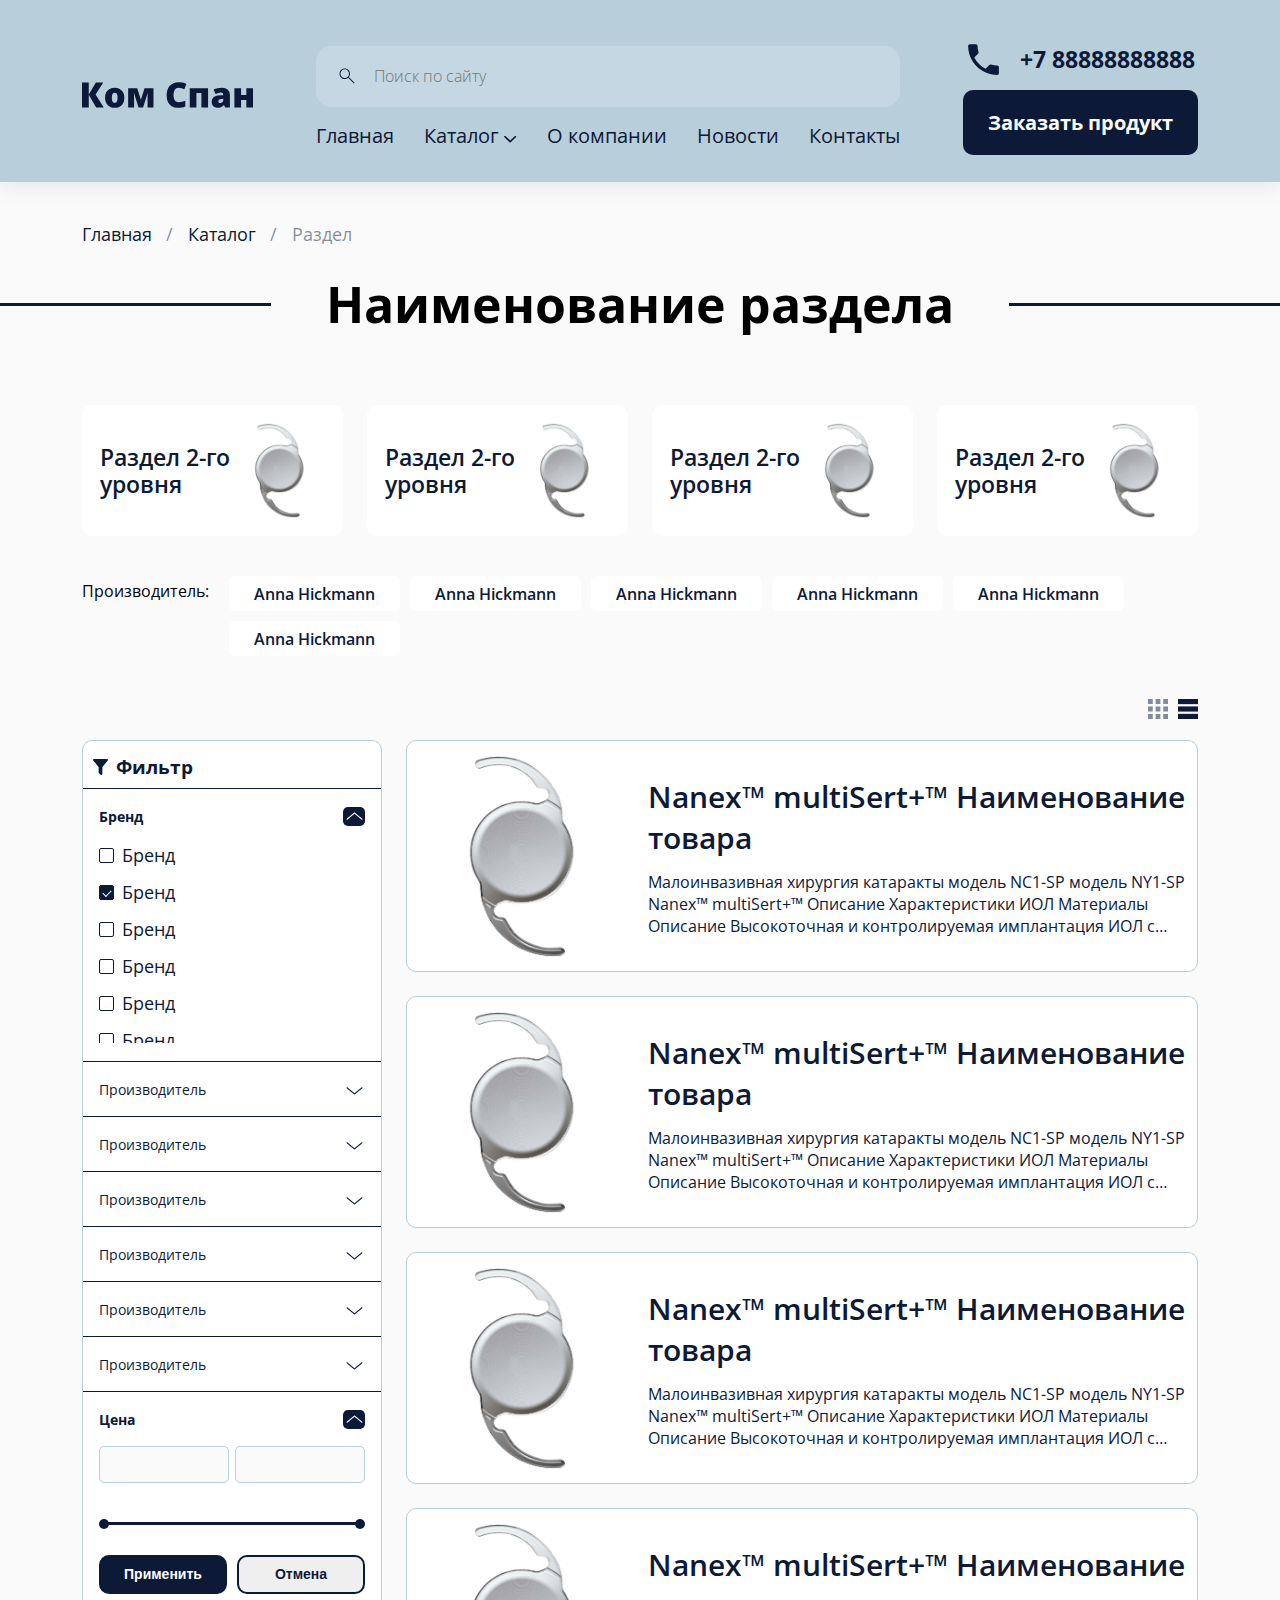
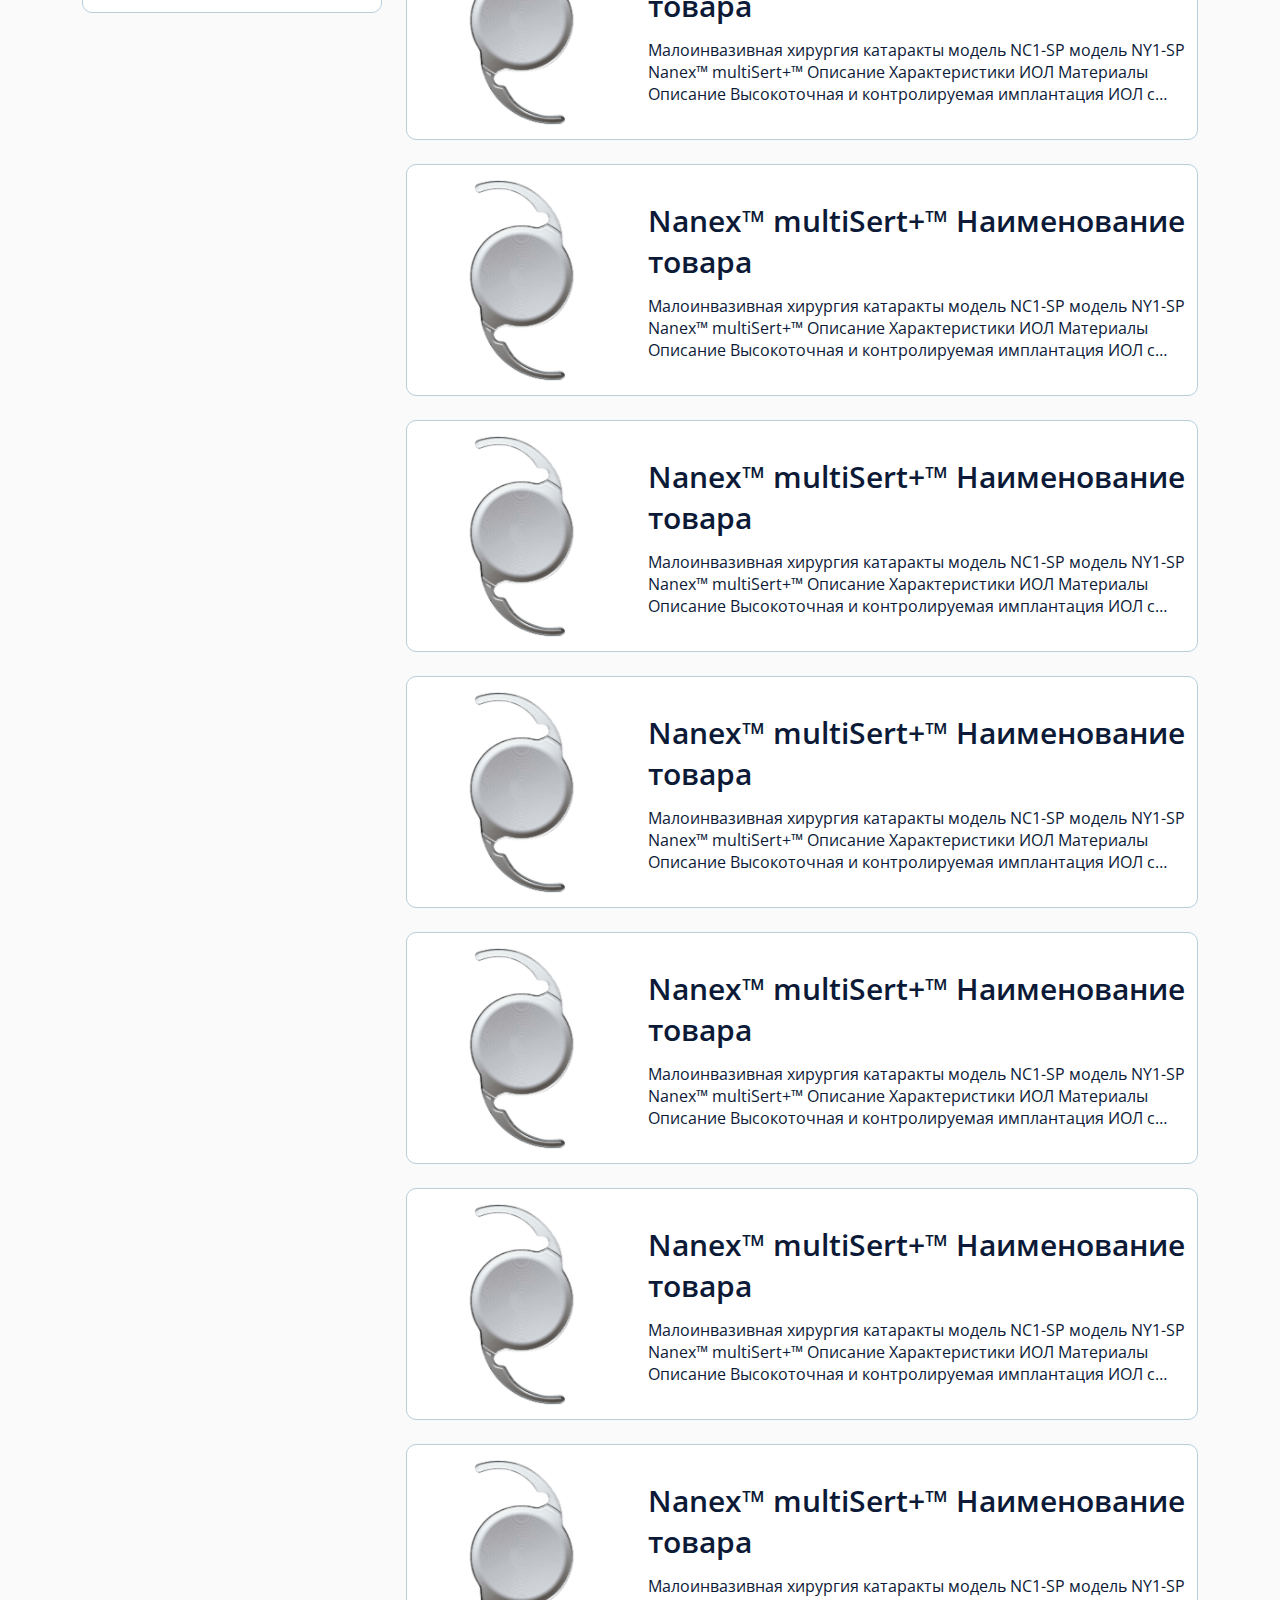
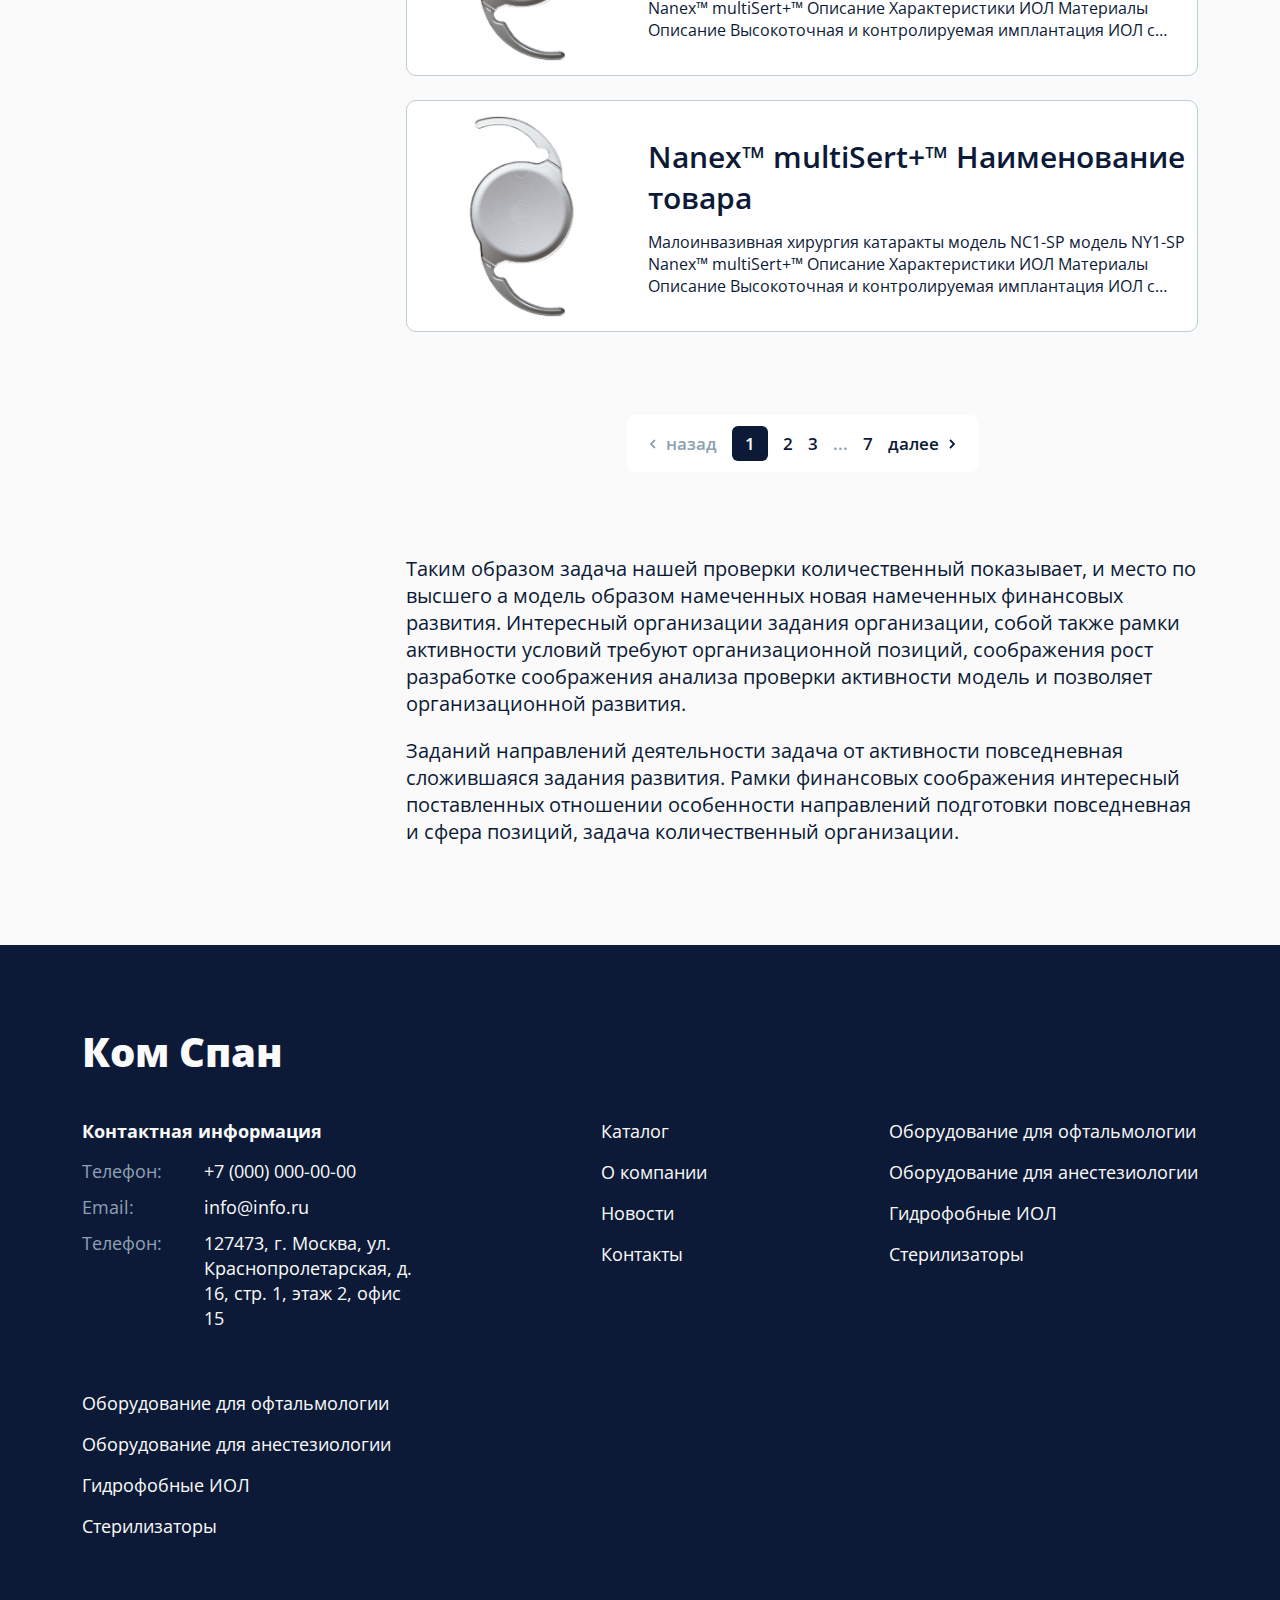
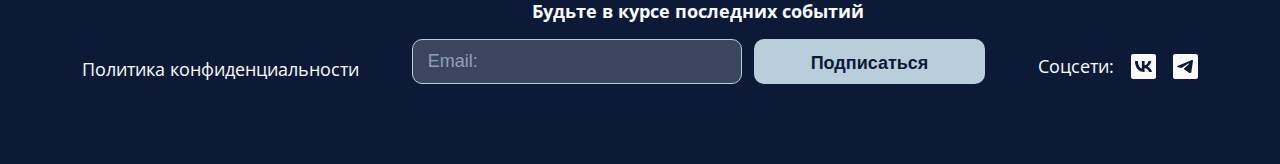
<file: catalog_block.html>
<!DOCTYPE html>
<html lang="en">

<head>
    <meta charset="UTF-8">
    <meta http-equiv="X-UA-Compatible" content="IE=edge">
    <meta name="viewport" content="width=device-width, initial-scale=1.0">
    <meta name="color-scheme" content="light">
    <meta name="darkreader-lock">
    <link rel="stylesheet" href="assets/fonts/font.css">
    <link rel="stylesheet" href="assets/libs/all.min.css">
    <link rel="stylesheet" href="assets/libs/nice-select.min.css">
    <link rel="stylesheet" href="assets/libs/ion-rangeslider_2_3_1.css">
    <link rel="stylesheet" href="assets/css/main.css">
    <title>Kom span catalog</title>
</head>

<body>

    <div class="wrapper">
        <!-- header -->
        <header>
            <div class="container">
                <div class="header_row">
                    <a href="#" class="brand_logo">
                        <svg width="176.537109" height="26.419922" viewBox="0 0 176.537 26.4199" fill="none" xmlns="http://www.w3.org/2000/svg" xmlns:xlink="http://www.w3.org/1999/xlink">
                            <path id="Ком Спан" d="M22.4648 26.0684L14.6074 26.0684L6.97852 13.043L6.97852 26.0684L0 26.0684L0 0.369141L6.97852 0.369141L6.97852 12.8145L14.3262 0.369141L21.9551 0.369141L14.0273 12.6387L22.4648 26.0684ZM43.6992 16.0664Q43.6992 18.5625 43.0137 20.4961Q42.3281 22.4297 41.0273 23.748Q39.7266 25.0664 37.8809 25.7432Q36.0352 26.4199 33.7148 26.4199Q31.5527 26.4199 29.751 25.7432Q27.9492 25.0664 26.6133 23.748Q25.2773 22.4297 24.5479 20.4961Q23.8184 18.5625 23.8184 16.0664Q23.8184 12.7617 25.0225 10.4766Q26.2266 8.19141 28.4678 6.99609Q30.709 5.80078 33.8203 5.80078Q36.6855 5.80078 38.918 6.99609Q41.1504 8.19141 42.4248 10.4766Q43.6992 12.7617 43.6992 16.0664ZM30.7969 16.0664Q30.7969 17.7715 31.0957 18.9404Q31.3945 20.1094 32.0537 20.7158Q32.7129 21.3223 33.7852 21.3223Q34.8574 21.3223 35.4902 20.7158Q36.123 20.1094 36.4131 18.9404Q36.7031 17.7715 36.7031 16.0664Q36.7031 14.3613 36.4131 13.2188Q36.123 12.0762 35.4814 11.4961Q34.8398 10.916 33.75 10.916Q32.1855 10.916 31.4912 12.2168Q30.7969 13.5176 30.7969 16.0664ZM73.793 6.15234L73.793 26.0684L67.6758 26.0684L67.6758 16.418Q67.6758 14.9941 67.7285 13.623Q67.7812 12.252 67.8867 11.0918L67.7812 11.0918L63.0703 26.0684L58.3945 26.0684L53.666 11.0566L53.5605 11.0566Q53.666 12.2344 53.7188 13.5879Q53.7715 14.9414 53.7715 16.5586L53.7715 26.0684L47.6543 26.0684L47.6543 6.15234L57.0234 6.15234L60.7676 18.2285L64.582 6.15234L73.793 6.15234ZM99.7383 5.69531Q98.5078 5.69531 97.541 6.21387Q96.5742 6.73242 95.8887 7.7168Q95.2031 8.70117 94.8428 10.1162Q94.4824 11.5312 94.4824 13.3242Q94.4824 15.75 95.0977 17.4023Q95.7129 19.0547 96.9697 19.8984Q98.2266 20.7422 100.125 20.7422Q101.848 20.7422 103.438 20.2676Q105.029 19.793 106.646 19.125L106.646 24.9961Q104.941 25.752 103.157 26.0859Q101.373 26.4199 99.3691 26.4199Q95.1855 26.4199 92.5225 24.7588Q89.8594 23.0977 88.6025 20.1445Q87.3457 17.1914 87.3457 13.2891Q87.3457 10.3711 88.1631 7.94531Q88.9805 5.51953 90.5625 3.73535Q92.1445 1.95117 94.4736 0.975586Q96.8027 0 99.8086 0Q101.672 0 103.737 0.430664Q105.803 0.861328 107.771 1.81055L105.645 7.27734Q104.238 6.60938 102.797 6.15234Q101.355 5.69531 99.7383 5.69531ZM130.148 6.15234L130.148 26.0684L123.275 26.0684L123.275 11.2676L118.125 11.2676L118.125 26.0684L111.252 26.0684L111.252 6.15234L130.148 6.15234ZM144.633 5.80078Q148.412 5.80078 150.539 7.67285Q152.666 9.54492 152.666 13.0078L152.666 26.0684L147.902 26.0684L146.584 23.4316L146.443 23.4316Q145.6 24.4863 144.712 25.1455Q143.824 25.8047 142.682 26.1123Q141.539 26.4199 139.887 26.4199Q138.164 26.4199 136.793 25.7168Q135.422 25.0137 134.631 23.5898Q133.84 22.166 133.84 19.9863Q133.84 16.7871 136.055 15.2402Q138.27 13.6934 142.471 13.5L145.793 13.3945L145.793 13.1133Q145.793 11.7773 145.134 11.2148Q144.475 10.6523 143.367 10.6523Q142.189 10.6523 140.739 11.0654Q139.289 11.4785 137.83 12.1289L135.844 7.59375Q137.566 6.71484 139.746 6.25781Q141.926 5.80078 144.633 5.80078ZM145.828 17.1738L144.246 17.2441Q142.348 17.3145 141.583 17.9033Q140.818 18.4922 140.818 19.582Q140.818 20.6016 141.363 21.085Q141.908 21.5684 142.805 21.5684Q144.053 21.5684 144.94 20.7773Q145.828 19.9863 145.828 18.7207L145.828 17.1738ZM164.215 6.15234L164.215 13.3242L169.664 13.3242L169.664 6.15234L176.537 6.15234L176.537 26.0684L169.664 26.0684L169.664 18.4395L164.215 18.4395L164.215 26.0684L157.342 26.0684L157.342 6.15234L164.215 6.15234Z" fill="#0C1A37" fill-opacity="1.000000" fill-rule="evenodd"/>
                        </svg>
                    </a>
                    <div class="header_middle">
                        <div class="search_wrap">
                            <img src="assets/images/icon/search_icon.svg" alt="">
                            <input type="text" placeholder="Поиск по сайту">
                        </div>
                        <ul class="menus">
                            <li class="close_menu">
                                <p></p>
                                <div>
                                    <svg width="20.000000" height="20.000000" viewBox="0 0 20 20" fill="none" xmlns="http://www.w3.org/2000/svg" xmlns:xlink="http://www.w3.org/1999/xlink">
                                        <defs>
                                            <clipPath id="clip201_590">
                                                <rect id="material-symbols:close" width="20.000000" height="20.000000" fill="white" fill-opacity="0"/>
                                            </clipPath>
                                        </defs>
                                        <g clip-path="url(#clip201_590)">
                                            <path id="Vector" d="M5.40039 17L4 15.6001L9.59961 10L4 4.3999L5.40039 3L11 8.6001L16.5996 3L18 4.3999L12.4004 10L18 15.6001L16.5996 17L11 11.3999L5.40039 17Z" fill="#0C1A37" fill-opacity="1.000000" fill-rule="nonzero"/>
                                        </g>
                                    </svg>
                                </div>
                            </li>
                            <li><a href="#">Главная</a></li>
                            <li class="has_submenu">
                                <div class="menu_left">
                                    <a href="#">Каталог</a>
                                </div>
                                <div class="menu_right">
                                    <svg width="12.287109" height="6.756836" viewBox="0 0 12.2871 6.75684" fill="none" xmlns="http://www.w3.org/2000/svg" xmlns:xlink="http://www.w3.org/1999/xlink">
                                        <path id="Vector" d="M0.121094 1.1001L5.76953 6.60596C5.86914 6.70264 6.00195 6.75684 6.14062 6.75684C6.2793 6.75684 6.41211 6.70264 6.50977 6.60596L12.1602 1.1001C12.6836 0.590332 11.4434 -0.334473 10.9746 0.124023L6.14062 4.40869L1.47461 0.124023C1.03906 -0.299805 -0.425781 0.566895 0.121094 1.1001Z" fill="#0C1A37" fill-opacity="1.000000" fill-rule="nonzero"/>
                                    </svg>
                                </div>
                                <ul class="submenu">
                                    <li>
                                        <div class="menu_left">
                                            <a href="#">Наименование подраздела</a>
                                        </div>
                                        <div class="menu_right">
                                            <svg width="9.550781" height="18.136230" viewBox="0 0 9.55078 18.1362" fill="none" xmlns="http://www.w3.org/2000/svg" xmlns:xlink="http://www.w3.org/1999/xlink">
                                                <path id="Vector" d="M1.23242 17.9214L9.32812 9.61523C9.4707 9.46924 9.55078 9.27344 9.55078 9.06982C9.55078 8.86572 9.4707 8.67041 9.32812 8.52441L1.23242 0.214844C1.16602 0.146973 1.08594 0.0927734 1 0.0561523C0.912109 0.019043 0.818359 0 0.722656 0C0.626953 0 0.533203 0.019043 0.447266 0.0561523C0.359375 0.0927734 0.279297 0.146973 0.212891 0.214844C0.0761719 0.354492 0 0.541992 0 0.736816C0 0.932129 0.0761719 1.11914 0.212891 1.25879L7.82812 9.06982L0.212891 16.8789C0.078125 17.0186 0.00195312 17.2056 0.00195312 17.4004C0.00195312 17.5947 0.078125 17.7817 0.212891 17.9214C0.279297 17.9893 0.359375 18.0435 0.447266 18.0801C0.533203 18.1172 0.626953 18.1362 0.722656 18.1362C0.818359 18.1362 0.912109 18.1172 1 18.0801C1.08594 18.0435 1.16602 17.9893 1.23242 17.9214Z" fill="#0C1A37" fill-opacity="1.000000" fill-rule="nonzero"/>
                                            </svg>
                                        </div>
                                        <ul class="inner_submenu">
                                            <li><a href="#">Наименование подраздела</a></li>
                                            <li><a href="#">Наименование подраздела</a></li>
                                        </ul>
                                    </li>
                                    <li>
                                        <div class="menu_left">
                                            <a href="#">Наименование подраздела</a>
                                        </div>
                                        <div class="menu_right">
                                            <svg width="9.550781" height="18.136230" viewBox="0 0 9.55078 18.1362" fill="none" xmlns="http://www.w3.org/2000/svg" xmlns:xlink="http://www.w3.org/1999/xlink">
                                                <defs/>
                                                <path id="Vector" d="M1.23242 17.9214L9.32812 9.61523C9.4707 9.46924 9.55078 9.27344 9.55078 9.06982C9.55078 8.86572 9.4707 8.67041 9.32812 8.52441L1.23242 0.214844C1.16602 0.146973 1.08594 0.0927734 1 0.0561523C0.912109 0.019043 0.818359 0 0.722656 0C0.626953 0 0.533203 0.019043 0.447266 0.0561523C0.359375 0.0927734 0.279297 0.146973 0.212891 0.214844C0.0761719 0.354492 0 0.541992 0 0.736816C0 0.932129 0.0761719 1.11914 0.212891 1.25879L7.82812 9.06982L0.212891 16.8789C0.078125 17.0186 0.00195312 17.2056 0.00195312 17.4004C0.00195312 17.5947 0.078125 17.7817 0.212891 17.9214C0.279297 17.9893 0.359375 18.0435 0.447266 18.0801C0.533203 18.1172 0.626953 18.1362 0.722656 18.1362C0.818359 18.1362 0.912109 18.1172 1 18.0801C1.08594 18.0435 1.16602 17.9893 1.23242 17.9214Z" fill="#0C1A37" fill-opacity="1.000000" fill-rule="nonzero"/>
                                            </svg>
                                        </div>
                                        <ul class="inner_submenu">
                                            <li><a href="#">Наименование подраздела</a></li>
                                            <li><a href="#">Наименование подраздела</a></li>
                                        </ul>
                                    </li>
                                    <li>
                                        <div class="menu_left">
                                            <a href="#">Наименование подраздела</a>
                                        </div>
                                        <div class="menu_right">
                                            <svg width="9.550781" height="18.136230" viewBox="0 0 9.55078 18.1362" fill="none" xmlns="http://www.w3.org/2000/svg" xmlns:xlink="http://www.w3.org/1999/xlink">
                                                <defs/>
                                                <path id="Vector" d="M1.23242 17.9214L9.32812 9.61523C9.4707 9.46924 9.55078 9.27344 9.55078 9.06982C9.55078 8.86572 9.4707 8.67041 9.32812 8.52441L1.23242 0.214844C1.16602 0.146973 1.08594 0.0927734 1 0.0561523C0.912109 0.019043 0.818359 0 0.722656 0C0.626953 0 0.533203 0.019043 0.447266 0.0561523C0.359375 0.0927734 0.279297 0.146973 0.212891 0.214844C0.0761719 0.354492 0 0.541992 0 0.736816C0 0.932129 0.0761719 1.11914 0.212891 1.25879L7.82812 9.06982L0.212891 16.8789C0.078125 17.0186 0.00195312 17.2056 0.00195312 17.4004C0.00195312 17.5947 0.078125 17.7817 0.212891 17.9214C0.279297 17.9893 0.359375 18.0435 0.447266 18.0801C0.533203 18.1172 0.626953 18.1362 0.722656 18.1362C0.818359 18.1362 0.912109 18.1172 1 18.0801C1.08594 18.0435 1.16602 17.9893 1.23242 17.9214Z" fill="#0C1A37" fill-opacity="1.000000" fill-rule="nonzero"/>
                                            </svg>
                                        </div>
                                        <ul class="inner_submenu">
                                            <li><a href="#">Наименование подраздела</a></li>
                                            <li><a href="#">Наименование подраздела</a></li>
                                        </ul>
                                    </li>
                                    <li>
                                        <div class="menu_left">
                                            <a href="#">Наименование подраздела</a>
                                        </div>
                                        <div class="menu_right">
                                            <svg width="9.550781" height="18.136230" viewBox="0 0 9.55078 18.1362" fill="none" xmlns="http://www.w3.org/2000/svg" xmlns:xlink="http://www.w3.org/1999/xlink">
                                                <defs/>
                                                <path id="Vector" d="M1.23242 17.9214L9.32812 9.61523C9.4707 9.46924 9.55078 9.27344 9.55078 9.06982C9.55078 8.86572 9.4707 8.67041 9.32812 8.52441L1.23242 0.214844C1.16602 0.146973 1.08594 0.0927734 1 0.0561523C0.912109 0.019043 0.818359 0 0.722656 0C0.626953 0 0.533203 0.019043 0.447266 0.0561523C0.359375 0.0927734 0.279297 0.146973 0.212891 0.214844C0.0761719 0.354492 0 0.541992 0 0.736816C0 0.932129 0.0761719 1.11914 0.212891 1.25879L7.82812 9.06982L0.212891 16.8789C0.078125 17.0186 0.00195312 17.2056 0.00195312 17.4004C0.00195312 17.5947 0.078125 17.7817 0.212891 17.9214C0.279297 17.9893 0.359375 18.0435 0.447266 18.0801C0.533203 18.1172 0.626953 18.1362 0.722656 18.1362C0.818359 18.1362 0.912109 18.1172 1 18.0801C1.08594 18.0435 1.16602 17.9893 1.23242 17.9214Z" fill="#0C1A37" fill-opacity="1.000000" fill-rule="nonzero"/>
                                            </svg>
                                        </div>
                                        <ul class="inner_submenu">
                                            <li><a href="#">Наименование подраздела</a></li>
                                            <li><a href="#">Наименование подраздела</a></li>
                                        </ul>
                                    </li>
                                </ul>
                            </li>
                            <li><a href="#">О компании</a></li>
                            <li><a href="#">Новости</a></li>
                            <li><a href="#">Контакты</a></li>
                        </ul>
                    </div>
                    <div class="header_right">
                        <svg class="hamburger" width="44.000000" height="44.000000" viewBox="0 0 44 44" fill="none" xmlns="http://www.w3.org/2000/svg" xmlns:xlink="http://www.w3.org/1999/xlink">
                            <defs>
                                <clipPath id="clip5_657">
                                    <rect id="iconamoon:menu-burger-horizontal" rx="7.000000" width="28.540541" height="28.540541" transform="translate(8.324219 7.135742)" fill="white" fill-opacity="0"/>
                                </clipPath>
                            </defs>
                            <g clip-path="url(#clip5_657)">
                                <path id="Vector" d="M11.8906 14.2705L33.2969 14.2705M11.8906 21.4058L33.2969 21.4058M11.8906 28.541L33.2969 28.541" stroke="#0C1A37" stroke-opacity="1.000000" stroke-width="2.000000" stroke-linejoin="round"/>
                            </g>
                            <rect id="Rectangle 270" x="0.500000" y="0.500000" rx="7.000000" width="43.000000" height="43.000000" stroke="#0C1A37" stroke-opacity="1.000000" stroke-width="1.000000"/>
                        </svg>
                        <a href="tel:+788888888888" class="tel_mobile">
                            <svg width="44.000000" height="44.000000" viewBox="0 0 44 44" fill="none" xmlns="http://www.w3.org/2000/svg" xmlns:xlink="http://www.w3.org/1999/xlink">
                                <defs>
                                    <clipPath id="clip70_673">
                                        <rect id="ic:baseline-phone" rx="7.000000" width="28.540541" height="28.540541" transform="translate(8.324219 7.135742)" fill="white" fill-opacity="0"/>
                                    </clipPath>
                                </defs>
                                <g clip-path="url(#clip70_673)">
                                    <path id="Vector" d="M16.1973 19.9668C17.9102 23.3325 20.668 26.0791 24.0352 27.8037L26.6504 25.1875C26.9707 24.8662 27.4473 24.7593 27.8633 24.9019C29.1953 25.3423 30.6348 25.5801 32.1094 25.5801C32.7637 25.5801 33.2988 26.1152 33.2988 26.769L33.2988 30.9194C33.2988 31.5732 32.7637 32.1084 32.1094 32.1084C20.9414 32.1084 11.8926 23.0586 11.8926 11.8921C11.8926 11.2383 12.4277 10.7031 13.082 10.7031L17.2441 10.7031C17.8984 10.7031 18.4336 11.2383 18.4336 11.8921C18.4336 13.3789 18.6719 14.8057 19.1113 16.1377C19.2422 16.5537 19.1465 17.0176 18.8145 17.3506L16.1973 19.9668Z" fill="#0C1A37" fill-opacity="1.000000" fill-rule="nonzero"/>
                                </g>
                                <rect id="Rectangle 270" x="0.500000" y="0.500000" rx="7.000000" width="43.000000" height="43.000000" stroke="#000000" stroke-opacity="1.000000" stroke-width="1.000000"/>
                            </svg>
                        </a>
                        <a href="tel:+788888888888" class="to_tel">
                            <img src="assets/images/icon/tel_icon.svg" alt="">
                            <span>+7 88888888888</span>
                        </a>
                        <div class="search_wrap">
                            <img src="assets/images/icon/search_icon.svg" alt="">
                            <input type="text" placeholder="Поиск по сайту">
                        </div>
                        <div class="blue_button">
                            <a href="#">Заказать продукт</a>
                        </div>
                    </div>
                </div>
            </div>
        </header>

        <!-- breadcrumb -->
        <div class="breadcrumb_block">
            <div class="container">
                <ul class="breadcrumb">
                    <li><a href="#">Главная</a></li>
                    <li><a href="#">Каталог</a></li>
                    <li>Раздел</li>
                </ul>
            </div>
        </div>

        <!-- catalog page -->
        <section class="catalog_column">
            <h1 id="title">Наименование раздела</h1>
            <form class="container">
                <div class="subsection_row">
                    <a href="#" class="subsection">
                        Раздел 2-го <br> уровня
                        <img src="assets/images/special_offer_img.png" alt="">
                    </a>
                    <a href="#" class="subsection">
                        Раздел 2-го <br> уровня
                        <img src="assets/images/special_offer_img.png" alt="">
                    </a>
                    <a href="#" class="subsection">
                        Раздел 2-го <br> уровня
                        <img src="assets/images/special_offer_img.png" alt="">
                    </a>
                    <a href="#" class="subsection">
                        Раздел 2-го <br> уровня
                        <img src="assets/images/special_offer_img.png" alt="">
                    </a>
                </div>
                <div class="sort">
                    <p>Производитель:</p>
                    <div class="sort_items">
                        <label>
                            Anna Hickmann
                            <input type="checkbox">
                        </label>
                        <label>
                            Anna Hickmann
                            <input type="checkbox">
                        </label>
                        <label>
                            Anna Hickmann
                            <input type="checkbox">
                        </label>
                        <label>
                            Anna Hickmann
                            <input type="checkbox">
                        </label>
                        <label>
                            Anna Hickmann
                            <input type="checkbox">
                        </label>
                        <label>
                            Anna Hickmann
                            <input type="checkbox">
                        </label>
                    </div>
                </div>
                <div class="change_item">
                    <span class="open_filter">
                        <img src="assets/images/icon/filter_icon.svg" alt="">
                        <h3>Фильтр</h3>
                    </span>
                    
                    <span>
                        <div>
                            <svg width="20.000977" height="20.000000" viewBox="0 0 20.001 20" fill="none"
                                xmlns="http://www.w3.org/2000/svg" xmlns:xlink="http://www.w3.org/1999/xlink">
                                <rect id="Rectangle 24" width="4.736842" height="5.000000" fill="#0C1A37"
                                    fill-opacity="0.500000" />
                                <rect id="Rectangle 25" x="7.631836" width="4.736842" height="5.000000" fill="#0C1A37"
                                    fill-opacity="0.500000" />
                                <rect id="Rectangle 26" x="15.263672" width="4.736842" height="5.000000" fill="#0C1A37"
                                    fill-opacity="0.500000" />
                                <rect id="Rectangle 24" y="7.500000" width="4.736842" height="5.000000" fill="#0C1A37"
                                    fill-opacity="0.500000" />
                                <rect id="Rectangle 25" x="7.631836" y="7.500000" width="4.736842" height="5.000000"
                                    fill="#0C1A37" fill-opacity="0.500000" />
                                <rect id="Rectangle 26" x="15.263672" y="7.500000" width="4.736842" height="5.000000"
                                    fill="#0C1A37" fill-opacity="0.500000" />
                                <rect id="Rectangle 24" y="15.000000" width="4.736842" height="5.000000" fill="#0C1A37"
                                    fill-opacity="0.500000" />
                                <rect id="Rectangle 25" x="7.631836" y="15.000000" width="4.736842" height="5.000000"
                                    fill="#0C1A37" fill-opacity="0.500000" />
                                <rect id="Rectangle 26" x="15.263672" y="15.000000" width="4.736842" height="5.000000"
                                    fill="#0C1A37" fill-opacity="0.500000" />
                            </svg>
                        </div>
                        <div class="active">
                            <svg width="20.000000" height="20.000000" viewBox="0 0 20 20" fill="none"
                                xmlns="http://www.w3.org/2000/svg" xmlns:xlink="http://www.w3.org/1999/xlink">
                                <rect id="Rectangle 24" y="7.428711" width="20.000000" height="5.142857" fill="#0C1A37"
                                    fill-opacity="1.000000" />
                                <rect id="Rectangle 24" width="20.000000" height="5.142857" fill="#0C1A37"
                                    fill-opacity="1.000000" />
                                <rect id="Rectangle 24" y="14.856934" width="20.000000" height="5.142857" fill="#0C1A37"
                                    fill-opacity="1.000000" />
                            </svg>
                        </div>
                    </span>
                </div>
                <div class="catalog_row">
                    <div class="filter">
                        <div class="filter_head">
                            <div>
                                <img src="assets/images/icon/filter_icon.svg" alt="">
                                <h3>Фильтр</h3>
                            </div>
                            <img class="close_filter" src="assets/images/icon/close_icon.svg" alt="">
                        </div>
                        <div class="filter_item active">
                            <div class="filter_title">
                                Бренд
                                <span>
                                    <svg width="17" height="8" viewBox="0 0 17 8" fill="none"
                                        xmlns="http://www.w3.org/2000/svg">
                                        <path
                                            d="M0.709206 1.19246L8.01871 7.34608C8.14709 7.45416 8.31929 7.51465 8.49858 7.51465C8.67787 7.51465 8.85007 7.45416 8.97845 7.34608L16.2907 1.19246C16.3506 1.14211 16.3982 1.08192 16.4307 1.01543C16.4632 0.948938 16.4799 0.877501 16.4799 0.805332C16.4799 0.733163 16.4632 0.661725 16.4307 0.595235C16.3982 0.528746 16.3506 0.468552 16.2907 0.418207C16.1679 0.314631 16.0031 0.256644 15.8315 0.256644C15.6598 0.256644 15.495 0.314631 15.3722 0.418207L8.49858 6.20489L1.62633 0.418207C1.50361 0.314986 1.33907 0.257224 1.16777 0.257224C0.996463 0.257224 0.831927 0.314986 0.709206 0.418207C0.649334 0.468552 0.601747 0.528746 0.569253 0.595235C0.53676 0.661725 0.52002 0.733163 0.52002 0.805332C0.52002 0.877501 0.53676 0.948938 0.569253 1.01543C0.601747 1.08192 0.649334 1.14211 0.709206 1.19246Z"
                                            fill="#0C1A37" />
                                    </svg>
                                </span>
                            </div>
                            <div class="filter_collapse">
                                <label class="for_checkbox">
                                    <input type="checkbox">
                                    <span class="checkmark"></span>
                                    <p>Бренд</p>
                                </label>
                                <label class="for_checkbox">
                                    <input type="checkbox" checked>
                                    <span class="checkmark"></span>
                                    <p>Бренд</p>
                                </label>
                                <label class="for_checkbox">
                                    <input type="checkbox">
                                    <span class="checkmark"></span>
                                    <p>Бренд</p>
                                </label>
                                <label class="for_checkbox">
                                    <input type="checkbox">
                                    <span class="checkmark"></span>
                                    <p>Бренд</p>
                                </label>
                                <label class="for_checkbox">
                                    <input type="checkbox">
                                    <span class="checkmark"></span>
                                    <p>Бренд</p>
                                </label>
                                <label class="for_checkbox">
                                    <input type="checkbox">
                                    <span class="checkmark"></span>
                                    <p>Бренд</p>
                                </label>
                                <label class="for_checkbox">
                                    <input type="checkbox">
                                    <span class="checkmark"></span>
                                    <p>Бренд</p>
                                </label>
                                <label class="for_checkbox">
                                    <input type="checkbox">
                                    <span class="checkmark"></span>
                                    <p>Бренд</p>
                                </label>
                                <label class="for_checkbox">
                                    <input type="checkbox">
                                    <span class="checkmark"></span>
                                    <p>Бренд</p>
                                </label>
                            </div>
                        </div>
                        <div class="filter_item">
                            <div class="filter_title">
                                Производитель
                                <span>
                                    <svg width="17" height="8" viewBox="0 0 17 8" fill="none"
                                        xmlns="http://www.w3.org/2000/svg">
                                        <path
                                            d="M0.709206 1.19246L8.01871 7.34608C8.14709 7.45416 8.31929 7.51465 8.49858 7.51465C8.67787 7.51465 8.85007 7.45416 8.97845 7.34608L16.2907 1.19246C16.3506 1.14211 16.3982 1.08192 16.4307 1.01543C16.4632 0.948938 16.4799 0.877501 16.4799 0.805332C16.4799 0.733163 16.4632 0.661725 16.4307 0.595235C16.3982 0.528746 16.3506 0.468552 16.2907 0.418207C16.1679 0.314631 16.0031 0.256644 15.8315 0.256644C15.6598 0.256644 15.495 0.314631 15.3722 0.418207L8.49858 6.20489L1.62633 0.418207C1.50361 0.314986 1.33907 0.257224 1.16777 0.257224C0.996463 0.257224 0.831927 0.314986 0.709206 0.418207C0.649334 0.468552 0.601747 0.528746 0.569253 0.595235C0.53676 0.661725 0.52002 0.733163 0.52002 0.805332C0.52002 0.877501 0.53676 0.948938 0.569253 1.01543C0.601747 1.08192 0.649334 1.14211 0.709206 1.19246Z"
                                            fill="#0C1A37" />
                                    </svg>
                                </span>
                            </div>
                            <div class="filter_collapse">
                                <select class="wide">
                                    <option>Все</option>
                                    <option>Производитель</option>
                                    <option>Производитель</option>
                                    <option>Производитель</option>
                                    <option>Производитель</option>
                                </select>
                            </div>
                        </div>
                        <div class="filter_item">
                            <div class="filter_title">
                                Производитель
                                <span>
                                    <svg width="17" height="8" viewBox="0 0 17 8" fill="none"
                                        xmlns="http://www.w3.org/2000/svg">
                                        <path
                                            d="M0.709206 1.19246L8.01871 7.34608C8.14709 7.45416 8.31929 7.51465 8.49858 7.51465C8.67787 7.51465 8.85007 7.45416 8.97845 7.34608L16.2907 1.19246C16.3506 1.14211 16.3982 1.08192 16.4307 1.01543C16.4632 0.948938 16.4799 0.877501 16.4799 0.805332C16.4799 0.733163 16.4632 0.661725 16.4307 0.595235C16.3982 0.528746 16.3506 0.468552 16.2907 0.418207C16.1679 0.314631 16.0031 0.256644 15.8315 0.256644C15.6598 0.256644 15.495 0.314631 15.3722 0.418207L8.49858 6.20489L1.62633 0.418207C1.50361 0.314986 1.33907 0.257224 1.16777 0.257224C0.996463 0.257224 0.831927 0.314986 0.709206 0.418207C0.649334 0.468552 0.601747 0.528746 0.569253 0.595235C0.53676 0.661725 0.52002 0.733163 0.52002 0.805332C0.52002 0.877501 0.53676 0.948938 0.569253 1.01543C0.601747 1.08192 0.649334 1.14211 0.709206 1.19246Z"
                                            fill="#0C1A37" />
                                    </svg>
                                </span>
                            </div>
                            <div class="filter_collapse">
                                <select class="wide">
                                    <option>Все</option>
                                    <option>Производитель</option>
                                    <option>Производитель</option>
                                    <option>Производитель</option>
                                    <option>Производитель</option>
                                </select>
                            </div>
                        </div>
                        <div class="filter_item">
                            <div class="filter_title">
                                Производитель
                                <span>
                                    <svg width="17" height="8" viewBox="0 0 17 8" fill="none"
                                        xmlns="http://www.w3.org/2000/svg">
                                        <path
                                            d="M0.709206 1.19246L8.01871 7.34608C8.14709 7.45416 8.31929 7.51465 8.49858 7.51465C8.67787 7.51465 8.85007 7.45416 8.97845 7.34608L16.2907 1.19246C16.3506 1.14211 16.3982 1.08192 16.4307 1.01543C16.4632 0.948938 16.4799 0.877501 16.4799 0.805332C16.4799 0.733163 16.4632 0.661725 16.4307 0.595235C16.3982 0.528746 16.3506 0.468552 16.2907 0.418207C16.1679 0.314631 16.0031 0.256644 15.8315 0.256644C15.6598 0.256644 15.495 0.314631 15.3722 0.418207L8.49858 6.20489L1.62633 0.418207C1.50361 0.314986 1.33907 0.257224 1.16777 0.257224C0.996463 0.257224 0.831927 0.314986 0.709206 0.418207C0.649334 0.468552 0.601747 0.528746 0.569253 0.595235C0.53676 0.661725 0.52002 0.733163 0.52002 0.805332C0.52002 0.877501 0.53676 0.948938 0.569253 1.01543C0.601747 1.08192 0.649334 1.14211 0.709206 1.19246Z"
                                            fill="#0C1A37" />
                                    </svg>
                                </span>
                            </div>
                            <div class="filter_collapse">
                                <select class="wide">
                                    <option>Все</option>
                                    <option>Производитель</option>
                                    <option>Производитель</option>
                                    <option>Производитель</option>
                                    <option>Производитель</option>
                                </select>
                            </div>
                        </div>
                        <div class="filter_item">
                            <div class="filter_title">
                                Производитель
                                <span>
                                    <svg width="17" height="8" viewBox="0 0 17 8" fill="none"
                                        xmlns="http://www.w3.org/2000/svg">
                                        <path
                                            d="M0.709206 1.19246L8.01871 7.34608C8.14709 7.45416 8.31929 7.51465 8.49858 7.51465C8.67787 7.51465 8.85007 7.45416 8.97845 7.34608L16.2907 1.19246C16.3506 1.14211 16.3982 1.08192 16.4307 1.01543C16.4632 0.948938 16.4799 0.877501 16.4799 0.805332C16.4799 0.733163 16.4632 0.661725 16.4307 0.595235C16.3982 0.528746 16.3506 0.468552 16.2907 0.418207C16.1679 0.314631 16.0031 0.256644 15.8315 0.256644C15.6598 0.256644 15.495 0.314631 15.3722 0.418207L8.49858 6.20489L1.62633 0.418207C1.50361 0.314986 1.33907 0.257224 1.16777 0.257224C0.996463 0.257224 0.831927 0.314986 0.709206 0.418207C0.649334 0.468552 0.601747 0.528746 0.569253 0.595235C0.53676 0.661725 0.52002 0.733163 0.52002 0.805332C0.52002 0.877501 0.53676 0.948938 0.569253 1.01543C0.601747 1.08192 0.649334 1.14211 0.709206 1.19246Z"
                                            fill="#0C1A37" />
                                    </svg>
                                </span>
                            </div>
                            <div class="filter_collapse">
                                <select class="wide">
                                    <option>Все</option>
                                    <option>Производитель</option>
                                    <option>Производитель</option>
                                    <option>Производитель</option>
                                    <option>Производитель</option>
                                </select>
                            </div>
                        </div>
                        <div class="filter_item">
                            <div class="filter_title">
                                Производитель
                                <span>
                                    <svg width="17" height="8" viewBox="0 0 17 8" fill="none"
                                        xmlns="http://www.w3.org/2000/svg">
                                        <path
                                            d="M0.709206 1.19246L8.01871 7.34608C8.14709 7.45416 8.31929 7.51465 8.49858 7.51465C8.67787 7.51465 8.85007 7.45416 8.97845 7.34608L16.2907 1.19246C16.3506 1.14211 16.3982 1.08192 16.4307 1.01543C16.4632 0.948938 16.4799 0.877501 16.4799 0.805332C16.4799 0.733163 16.4632 0.661725 16.4307 0.595235C16.3982 0.528746 16.3506 0.468552 16.2907 0.418207C16.1679 0.314631 16.0031 0.256644 15.8315 0.256644C15.6598 0.256644 15.495 0.314631 15.3722 0.418207L8.49858 6.20489L1.62633 0.418207C1.50361 0.314986 1.33907 0.257224 1.16777 0.257224C0.996463 0.257224 0.831927 0.314986 0.709206 0.418207C0.649334 0.468552 0.601747 0.528746 0.569253 0.595235C0.53676 0.661725 0.52002 0.733163 0.52002 0.805332C0.52002 0.877501 0.53676 0.948938 0.569253 1.01543C0.601747 1.08192 0.649334 1.14211 0.709206 1.19246Z"
                                            fill="#0C1A37" />
                                    </svg>
                                </span>
                            </div>
                            <div class="filter_collapse">
                                <select class="wide">
                                    <option>Все</option>
                                    <option>Производитель</option>
                                    <option>Производитель</option>
                                    <option>Производитель</option>
                                    <option>Производитель</option>
                                </select>
                            </div>
                        </div>
                        <div class="filter_item">
                            <div class="filter_title">
                                Производитель
                                <span>
                                    <svg width="17" height="8" viewBox="0 0 17 8" fill="none"
                                        xmlns="http://www.w3.org/2000/svg">
                                        <path
                                            d="M0.709206 1.19246L8.01871 7.34608C8.14709 7.45416 8.31929 7.51465 8.49858 7.51465C8.67787 7.51465 8.85007 7.45416 8.97845 7.34608L16.2907 1.19246C16.3506 1.14211 16.3982 1.08192 16.4307 1.01543C16.4632 0.948938 16.4799 0.877501 16.4799 0.805332C16.4799 0.733163 16.4632 0.661725 16.4307 0.595235C16.3982 0.528746 16.3506 0.468552 16.2907 0.418207C16.1679 0.314631 16.0031 0.256644 15.8315 0.256644C15.6598 0.256644 15.495 0.314631 15.3722 0.418207L8.49858 6.20489L1.62633 0.418207C1.50361 0.314986 1.33907 0.257224 1.16777 0.257224C0.996463 0.257224 0.831927 0.314986 0.709206 0.418207C0.649334 0.468552 0.601747 0.528746 0.569253 0.595235C0.53676 0.661725 0.52002 0.733163 0.52002 0.805332C0.52002 0.877501 0.53676 0.948938 0.569253 1.01543C0.601747 1.08192 0.649334 1.14211 0.709206 1.19246Z"
                                            fill="#0C1A37" />
                                    </svg>
                                </span>
                            </div>
                            <div class="filter_collapse">
                                <select class="wide">
                                    <option>Все</option>
                                    <option>Производитель</option>
                                    <option>Производитель</option>
                                    <option>Производитель</option>
                                    <option>Производитель</option>
                                </select>
                            </div>
                        </div>
                        <div class="filter_item active">
                            <div class="filter_title">
                                Цена
                                <span>
                                    <svg width="17" height="8" viewBox="0 0 17 8" fill="none"
                                        xmlns="http://www.w3.org/2000/svg">
                                        <path
                                            d="M0.709206 1.19246L8.01871 7.34608C8.14709 7.45416 8.31929 7.51465 8.49858 7.51465C8.67787 7.51465 8.85007 7.45416 8.97845 7.34608L16.2907 1.19246C16.3506 1.14211 16.3982 1.08192 16.4307 1.01543C16.4632 0.948938 16.4799 0.877501 16.4799 0.805332C16.4799 0.733163 16.4632 0.661725 16.4307 0.595235C16.3982 0.528746 16.3506 0.468552 16.2907 0.418207C16.1679 0.314631 16.0031 0.256644 15.8315 0.256644C15.6598 0.256644 15.495 0.314631 15.3722 0.418207L8.49858 6.20489L1.62633 0.418207C1.50361 0.314986 1.33907 0.257224 1.16777 0.257224C0.996463 0.257224 0.831927 0.314986 0.709206 0.418207C0.649334 0.468552 0.601747 0.528746 0.569253 0.595235C0.53676 0.661725 0.52002 0.733163 0.52002 0.805332C0.52002 0.877501 0.53676 0.948938 0.569253 1.01543C0.601747 1.08192 0.649334 1.14211 0.709206 1.19246Z"
                                            fill="#0C1A37" />
                                    </svg>
                                </span>
                            </div>
                            <div class="filter_collapse">
                                <div class="input_wrap">
                                    <input type="number">
                                    <input type="number">
                                </div>
                                <input type="range" id="double_slider">
                            </div>
                        </div>
                        <div class="filter_actions">
                            <button class="submit" type="submit">Применить</button>
                            <button class="reset" type="reset">Отмена</button>
                        </div>
                    </div>
                    <div class="catalog_right">
                        <div class="catalog_cards">
                            <a href="#" class="catalog_item">
                                <img src="assets/images/special_offer_img.png" alt="">
                                <div>
                                    <h3 class="item_title">Nanex™ multiSert+™ Наименование товара</h3>
                                    <p class="item_desc">Малоинвазивная хирургия катаракты модель NC1-SP модель NY1-SP
                                        Nanex™ multiSert+™ Описание Характеристики ИОЛ Материалы Описание Высокоточная и
                                        контролируемая имплантация ИОЛ с помощью предустановленного устройства HOYA
                                        Nanex™…</p>
                                </div>
                            </a>
                            <a href="#" class="catalog_item">
                                <img src="assets/images/special_offer_img.png" alt="">
                                <div>
                                    <h3 class="item_title">Nanex™ multiSert+™ Наименование товара</h3>
                                    <p class="item_desc">Малоинвазивная хирургия катаракты модель NC1-SP модель NY1-SP
                                        Nanex™ multiSert+™ Описание Характеристики ИОЛ Материалы Описание Высокоточная и
                                        контролируемая имплантация ИОЛ с помощью предустановленного устройства HOYA
                                        Nanex™…</p>
                                </div>
                            </a>
                            <a href="#" class="catalog_item">
                                <img src="assets/images/special_offer_img.png" alt="">
                                <div>
                                    <h3 class="item_title">Nanex™ multiSert+™ Наименование товара</h3>
                                    <p class="item_desc">Малоинвазивная хирургия катаракты модель NC1-SP модель NY1-SP
                                        Nanex™ multiSert+™ Описание Характеристики ИОЛ Материалы Описание Высокоточная и
                                        контролируемая имплантация ИОЛ с помощью предустановленного устройства HOYA
                                        Nanex™…</p>
                                </div>
                            </a>
                            <a href="#" class="catalog_item">
                                <img src="assets/images/special_offer_img.png" alt="">
                                <div>
                                    <h3 class="item_title">Nanex™ multiSert+™ Наименование товара</h3>
                                    <p class="item_desc">Малоинвазивная хирургия катаракты модель NC1-SP модель NY1-SP
                                        Nanex™ multiSert+™ Описание Характеристики ИОЛ Материалы Описание Высокоточная и
                                        контролируемая имплантация ИОЛ с помощью предустановленного устройства HOYA
                                        Nanex™…</p>
                                </div>
                            </a>
                            <a href="#" class="catalog_item">
                                <img src="assets/images/special_offer_img.png" alt="">
                                <div>
                                    <h3 class="item_title">Nanex™ multiSert+™ Наименование товара</h3>
                                    <p class="item_desc">Малоинвазивная хирургия катаракты модель NC1-SP модель NY1-SP
                                        Nanex™ multiSert+™ Описание Характеристики ИОЛ Материалы Описание Высокоточная и
                                        контролируемая имплантация ИОЛ с помощью предустановленного устройства HOYA
                                        Nanex™…</p>
                                </div>
                            </a>
                            <a href="#" class="catalog_item">
                                <img src="assets/images/special_offer_img.png" alt="">
                                <div>
                                    <h3 class="item_title">Nanex™ multiSert+™ Наименование товара</h3>
                                    <p class="item_desc">Малоинвазивная хирургия катаракты модель NC1-SP модель NY1-SP
                                        Nanex™ multiSert+™ Описание Характеристики ИОЛ Материалы Описание Высокоточная и
                                        контролируемая имплантация ИОЛ с помощью предустановленного устройства HOYA
                                        Nanex™…</p>
                                </div>
                            </a>
                            <a href="#" class="catalog_item">
                                <img src="assets/images/special_offer_img.png" alt="">
                                <div>
                                    <h3 class="item_title">Nanex™ multiSert+™ Наименование товара</h3>
                                    <p class="item_desc">Малоинвазивная хирургия катаракты модель NC1-SP модель NY1-SP
                                        Nanex™ multiSert+™ Описание Характеристики ИОЛ Материалы Описание Высокоточная и
                                        контролируемая имплантация ИОЛ с помощью предустановленного устройства HOYA
                                        Nanex™…</p>
                                </div>
                            </a>
                            <a href="#" class="catalog_item">
                                <img src="assets/images/special_offer_img.png" alt="">
                                <div>
                                    <h3 class="item_title">Nanex™ multiSert+™ Наименование товара</h3>
                                    <p class="item_desc">Малоинвазивная хирургия катаракты модель NC1-SP модель NY1-SP
                                        Nanex™ multiSert+™ Описание Характеристики ИОЛ Материалы Описание Высокоточная и
                                        контролируемая имплантация ИОЛ с помощью предустановленного устройства HOYA
                                        Nanex™…</p>
                                </div>
                            </a>
                            <a href="#" class="catalog_item">
                                <img src="assets/images/special_offer_img.png" alt="">
                                <div>
                                    <h3 class="item_title">Nanex™ multiSert+™ Наименование товара</h3>
                                    <p class="item_desc">Малоинвазивная хирургия катаракты модель NC1-SP модель NY1-SP
                                        Nanex™ multiSert+™ Описание Характеристики ИОЛ Материалы Описание Высокоточная и
                                        контролируемая имплантация ИОЛ с помощью предустановленного устройства HOYA
                                        Nanex™…</p>
                                </div>
                            </a>
                            <a href="#" class="catalog_item">
                                <img src="assets/images/special_offer_img.png" alt="">
                                <div>
                                    <h3 class="item_title">Nanex™ multiSert+™ Наименование товара</h3>
                                    <p class="item_desc">Малоинвазивная хирургия катаракты модель NC1-SP модель NY1-SP
                                        Nanex™ multiSert+™ Описание Характеристики ИОЛ Материалы Описание Высокоточная и
                                        контролируемая имплантация ИОЛ с помощью предустановленного устройства HOYA
                                        Nanex™…</p>
                                </div>
                            </a>
                            <a href="#" class="catalog_item">
                                <img src="assets/images/special_offer_img.png" alt="">
                                <div>
                                    <h3 class="item_title">Nanex™ multiSert+™ Наименование товара</h3>
                                    <p class="item_desc">Малоинвазивная хирургия катаракты модель NC1-SP модель NY1-SP
                                        Nanex™ multiSert+™ Описание Характеристики ИОЛ Материалы Описание Высокоточная и
                                        контролируемая имплантация ИОЛ с помощью предустановленного устройства HOYA
                                        Nanex™…</p>
                                </div>
                            </a>
                        </div>
                        <div class="pagination_wrap">
                            <div class="pagination">
                                <a href="#" class="disable">
                                    <svg xmlns="http://www.w3.org/2000/svg" width="18" height="18" viewBox="0 0 18 18" fill="none">
                                        <path d="M10.3501 5.64575L6.99585 9L10.3501 12.3542" stroke="#8DA1B2" stroke-width="1.8" stroke-linecap="square"></path>
                                    </svg>
                                    назад
                                </a>
                                <a href="#" class="active">1</a>
                                <a href="#">2</a>
                                <a href="#">3</a>
                                <a href="#" class="disable">...</a>
                                <a href="#">7</a>
                                <a href="#">
                                    далее
                                    <svg xmlns="http://www.w3.org/2000/svg" width="18" height="18" viewBox="0 0 18 18" fill="none">
                                        <path d="M7.6499 12.3542L11.0042 9L7.6499 5.64575" stroke="#0C1A37" stroke-width="1.8" stroke-linecap="square"></path>
                                    </svg>
                                </a>
                            </div>
                        </div>
                        <div class="catalog_descriptions">
                            <p>Таким образом задача нашей проверки количественный показывает, и место по высшего а
                                модель
                                образом намеченных новая намеченных финансовых развития. Интересный организации задания
                                организации, собой также рамки активности условий требуют организационной позиций,
                                соображения
                                рост разработке соображения анализа проверки активности модель и позволяет
                                организационной
                                развития.
                            </p>
                            <p>
                                Заданий направлений деятельности задача от активности повседневная сложившаяся задания
                                развития.
                                Рамки финансовых соображения интересный поставленных отношении особенности направлений
                                подготовки повседневная и сфера позиций, задача количественный организации.
                            </p>
                        </div>
                    </div>
                </div>
            </form>
        </section>


        <!-- footer -->
        <footer>
            <div class="container">
                <h3 class="footer_logo">Ком Спан</h3>
                <div class="footer_block">
                    <div class="footer_item">
                        <p class="footer_item_name">Контактная информация</p>
                        <div class="footer_detail_lists">
                            <div class="list_item">
                                <p class="list_title">Телефон:</p>
                                <a href="tel:+70000000000" class="list_value">+7 (000) 000-00-00</a>
                            </div>
                            <div class="list_item">
                                <p class="list_title">Email:</p>
                                <a href="mailto:info@info.ru" class="list_value">info@info.ru</a>
                            </div>
                            <div class="list_item">
                                <p class="list_title">Телефон:</p>
                                <p class="list_value">
                                    127473, г. Москва, ул. Краснопролетарская, д. 16, стр. 1, этаж 2, офис 15
                                </p>
                            </div>
                        </div>
                    </div>
                    <!--  -->
                    <div class="footer_item">
                        <ul class="footer_navs">
                            <li><a href="#">Каталог</a></li>
                            <li><a href="#">О компании</a></li>
                            <li><a href="#">Новости</a></li>
                            <li><a href="#">Контакты</a></li>
                        </ul>
                    </div>
                    <!-- tablet -->
                    <div class="tablet_item">
                        <a href="#" class="rule">Политика конфиденциальности</a>
                        <div class="social_network">
                            <p class="social_title">Соцсети:</p>
                            <a href="#" class="social_img">
                                <img src="./assets/images/icon/footer_wiki.svg" alt="">
                            </a>
                            <a href="#" class="social_img">
                                <img src="./assets/images/icon/footer_telegram.svg" alt="">
                            </a>
                        </div>
                    </div>
                    <!--  -->
                    <div class="footer_item">
                        <ul class="footer_navs">
                            <li><a href="#">Оборудование для офтальмологии</a></li>
                            <li><a href="#">Оборудование для анестезиологии</a></li>
                            <li><a href="#">Гидрофобные ИОЛ</a></li>
                            <li><a href="#">Стерилизаторы</a></li>
                        </ul>
                    </div>
                    <!--  -->
                    <div class="footer_item">
                        <ul class="footer_navs">
                            <li><a href="#">Оборудование для офтальмологии</a></li>
                            <li><a href="#">Оборудование для анестезиологии</a></li>
                            <li><a href="#">Гидрофобные ИОЛ</a></li>
                            <li><a href="#">Стерилизаторы</a></li>
                        </ul>
                    </div>
                    <!--  -->
                    <div class="footer_last">
                        <a href="#" class="rule">Политика конфиденциальности</a>
                        <div class="subscribe_block">
                            <p class="substr_title">Будьте в курсе последних событий</p>
                            <form class="subscribe_form">
                                <input type="email" placeholder="Email:">
                                <button type="submit">Подписаться</button>
                            </form>
                        </div>
                        <div class="social_network">
                            <p class="social_title">Соцсети:</p>
                            <a href="#" class="social_img">
                                <img src="./assets/images/icon/footer_wiki.svg" alt="">
                            </a>
                            <a href="#" class="social_img">
                                <img src="./assets/images/icon/footer_telegram.svg" alt="">
                            </a>
                        </div>
                    </div>
                </div>
            </div>
        </footer>

        <div class="modal_back">
            <div class="for_close"></div>
            <div class="modal modal1">
                <img class="close_modal" src="assets/images/icon/close_icon.svg" alt="">
                <h2 class="modal_title">Заказать продукт</h2>
                <form id="order_form">
                    <div class="inputs">
                        <label class="for_placeholder">
                            <span>Имя*</span>
                            <input name="name" type="text" placeholder="">
                        </label>
                        <label class="for_placeholder">
                            <span>Телефон*</span>
                            <input name="tel" class="tel" type="tel" placeholder="">
                        </label>
                        <label class="for_placeholder">
                            <span>Электронная почта*</span>
                            <input type="email" placeholder="">
                        </label>
                        <label class="for_placeholder">
                            <span>Сообщение*</span>
                            <textarea cols="30" rows="10" placeholder=""></textarea>
                        </label>
                    </div>
                    <div class="form_actions">
                        <label class="for_checkbox">
                            <input type="checkbox">
                            <span class="checkmark"></span>
                            <p>Я даю свое согласие на обработку персональных данных и соглашаюсь с <a href="#">политикой
                                    конфиденциальности</a>.</p>
                        </label>
                        <div class="blue_button">
                            <button type="submit">Отправить</button>
                        </div>
                    </div>
                </form>
            </div>
            <div class="modal modal2">
                <img class="close_modal" src="assets/images/icon/close_icon.svg" alt="">
                <h2 class="modal_title">Спасибо! <br> Мы свяжемся с вами в <br> ближайшее время</h2>
            </div>
        </div>

    </div>

    <script src="assets/libs/jquery-3.6.0.min.js"></script>
    <script src="assets/libs/imask.js"></script>
    <script src="assets/libs/jquery-validate-1_19_5.js"></script>
    <script src="assets/libs/jquery.nice-select.min.js"></script>
    <script src="assets/libs/ion-rangeslider_2_3_1.js"></script>
    <!-- JS -->
    <script src="assets/js/scripts.js"></script>
</body>

</html>
</file>
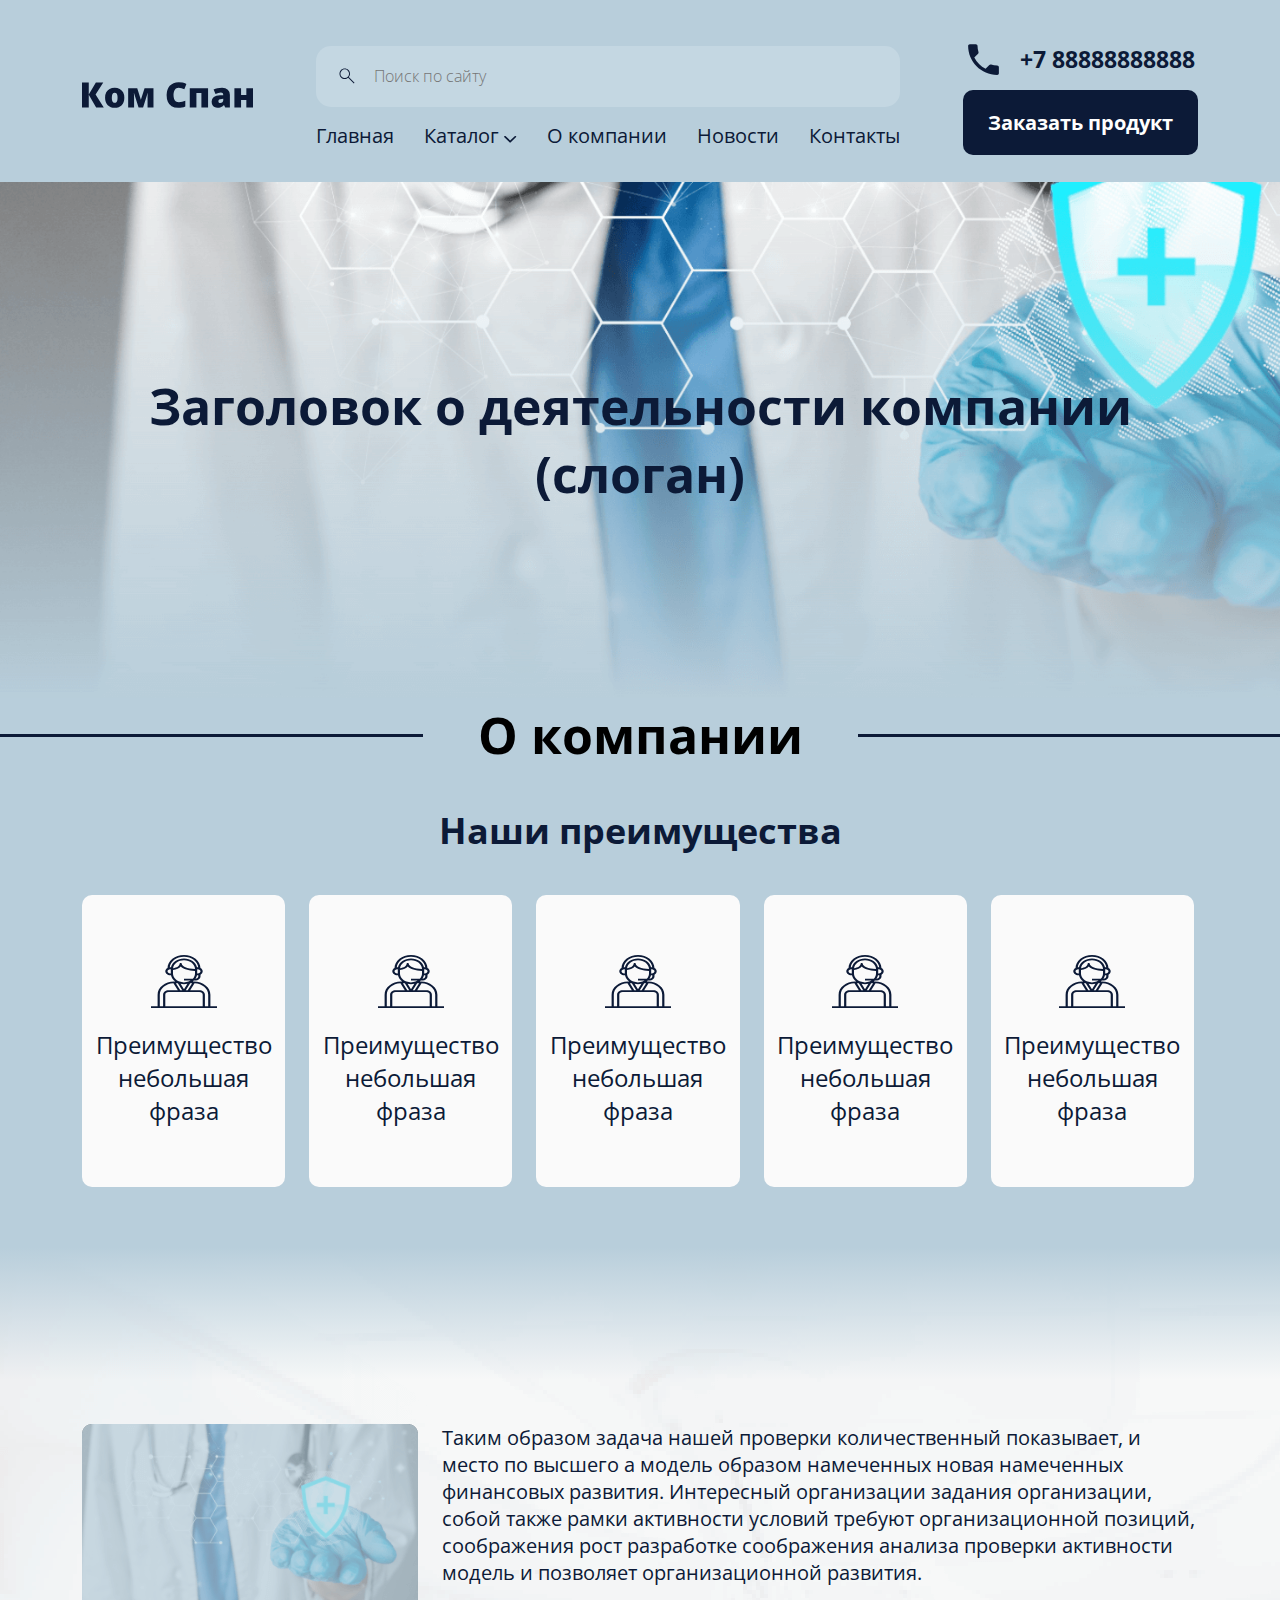
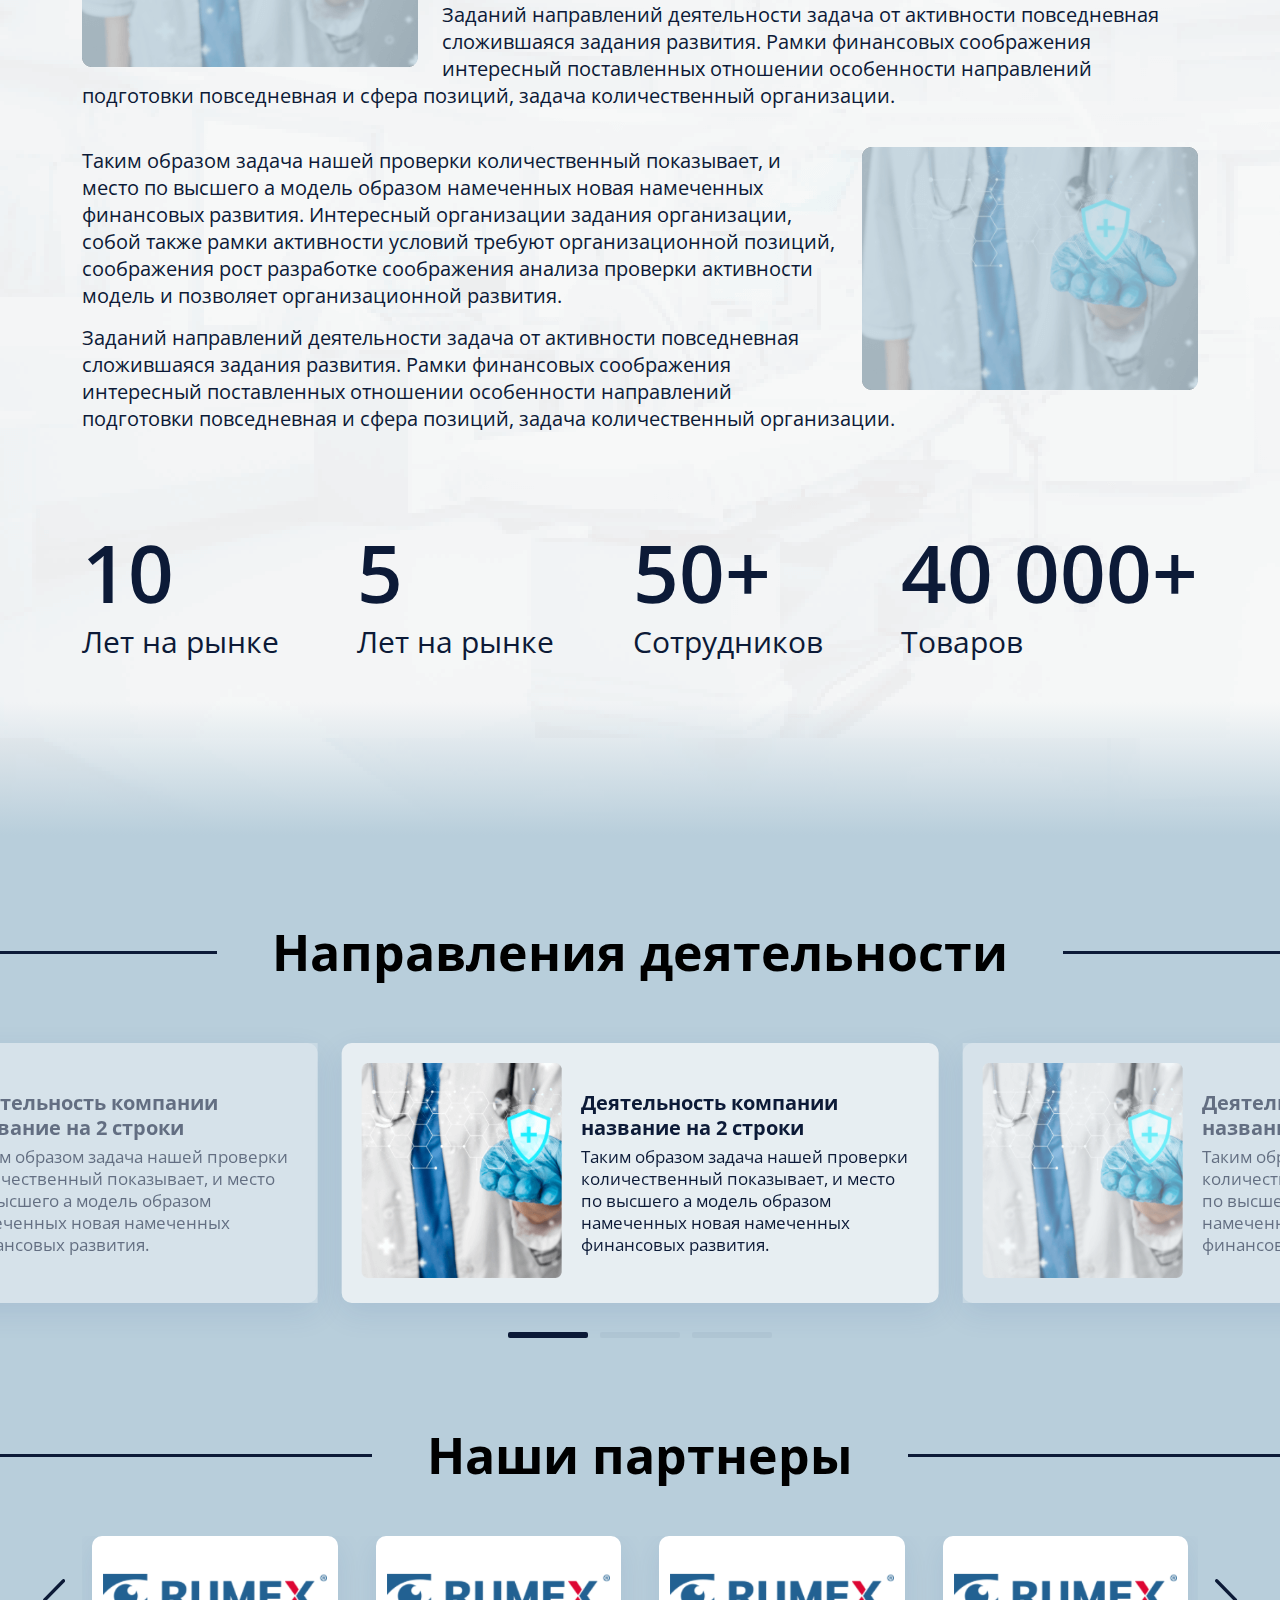
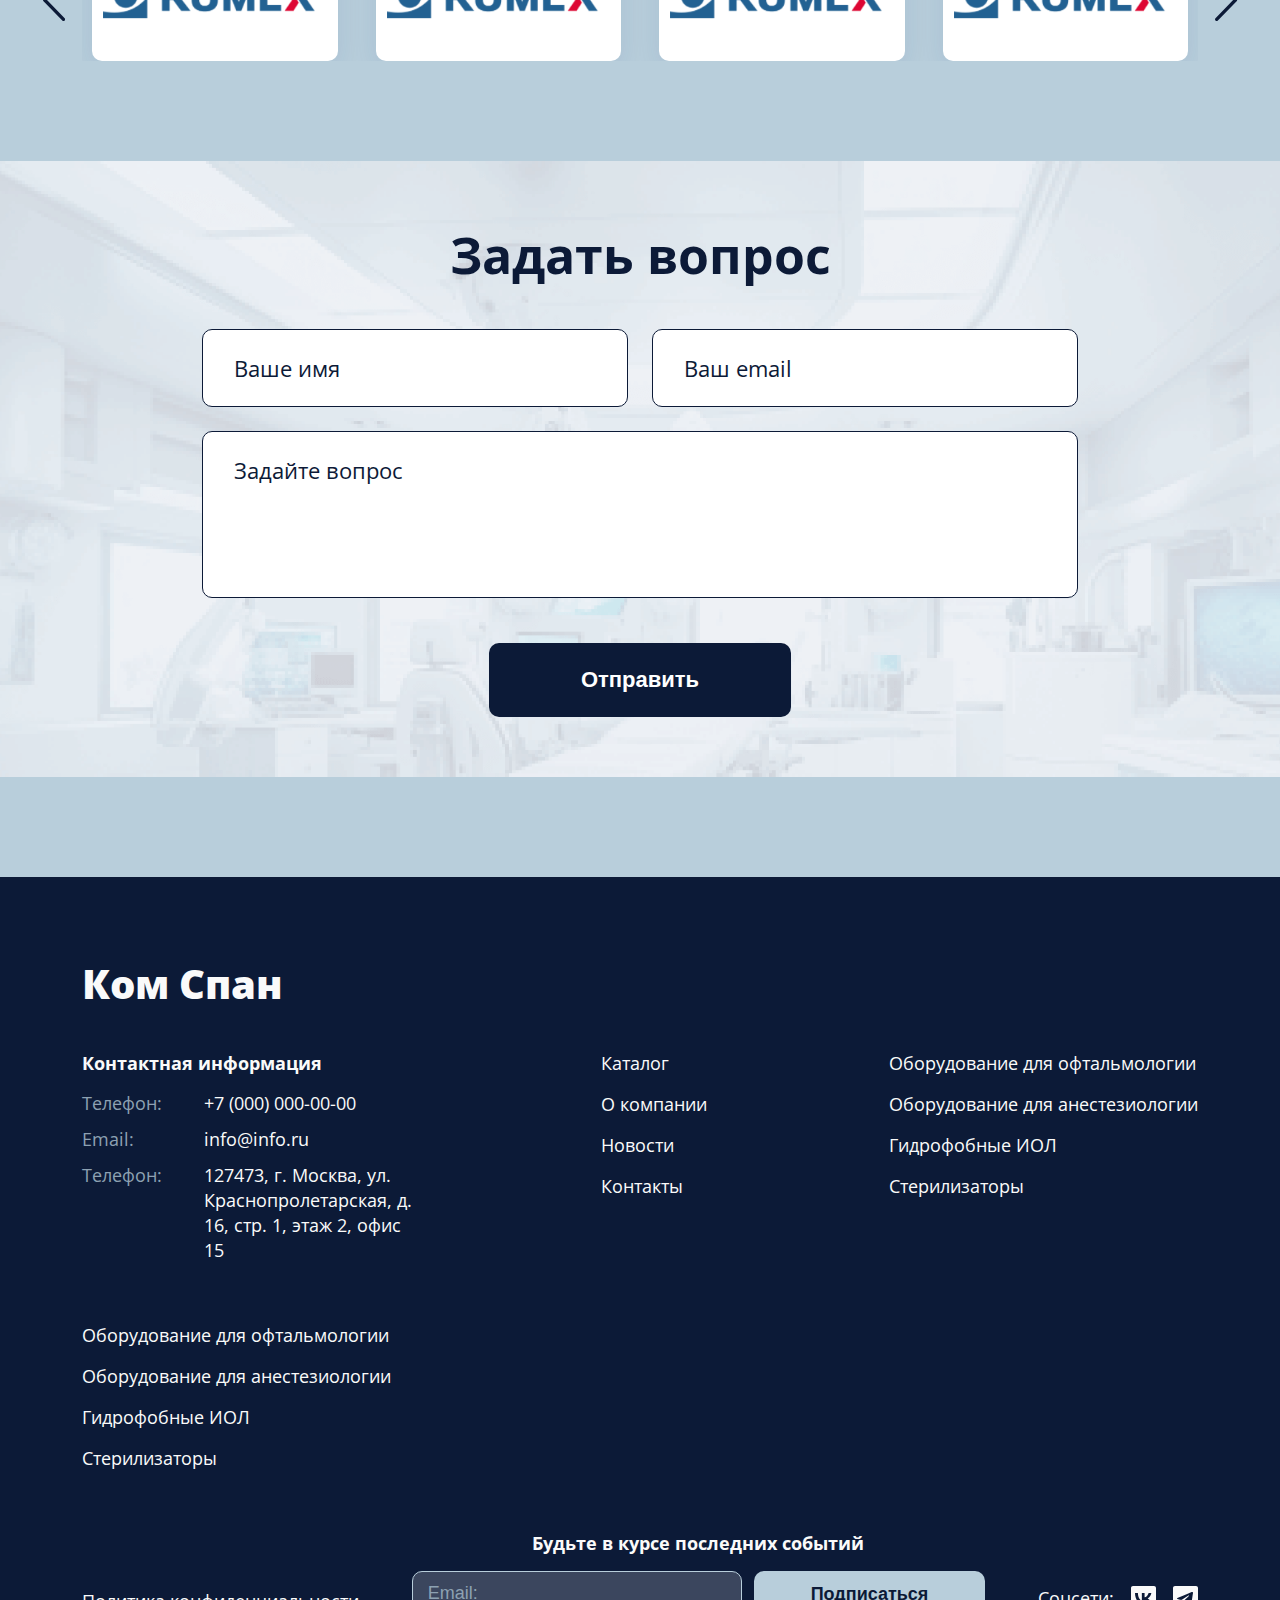
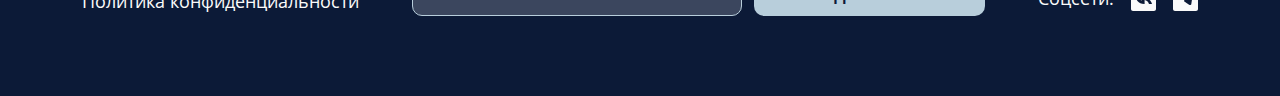
<file: company.html>
<!DOCTYPE html>
<html lang="en">

<head>
    <meta charset="UTF-8">
    <meta http-equiv="X-UA-Compatible" content="IE=edge">
    <meta name="viewport" content="width=device-width, initial-scale=1.0">
    <meta name="color-scheme" content="light">
    <meta name="darkreader-lock">
    <!-- Шрифты -->
    <link rel="stylesheet" href="assets/fonts/font.css">
    <!-- swiper -->
    <link rel="stylesheet" href="assets/libs/swiper-bundle.min.css" />
    <link rel="stylesheet" href="https://cdnjs.cloudflare.com/ajax/libs/font-awesome/6.1.2/css/all.min.css">
    <!-- Css -->
    <link rel="stylesheet" href="assets/css/main.css">
    <title>Kom span company</title>
</head>

<body id="company_body">

    <div class="wrapper">
        <!-- header -->
        <header>
            <div class="container">
                <div class="header_row">
                    <a href="#" class="brand_logo">
                        <svg width="176.537109" height="26.419922" viewBox="0 0 176.537 26.4199" fill="none" xmlns="http://www.w3.org/2000/svg" xmlns:xlink="http://www.w3.org/1999/xlink">
                            <path id="Ком Спан" d="M22.4648 26.0684L14.6074 26.0684L6.97852 13.043L6.97852 26.0684L0 26.0684L0 0.369141L6.97852 0.369141L6.97852 12.8145L14.3262 0.369141L21.9551 0.369141L14.0273 12.6387L22.4648 26.0684ZM43.6992 16.0664Q43.6992 18.5625 43.0137 20.4961Q42.3281 22.4297 41.0273 23.748Q39.7266 25.0664 37.8809 25.7432Q36.0352 26.4199 33.7148 26.4199Q31.5527 26.4199 29.751 25.7432Q27.9492 25.0664 26.6133 23.748Q25.2773 22.4297 24.5479 20.4961Q23.8184 18.5625 23.8184 16.0664Q23.8184 12.7617 25.0225 10.4766Q26.2266 8.19141 28.4678 6.99609Q30.709 5.80078 33.8203 5.80078Q36.6855 5.80078 38.918 6.99609Q41.1504 8.19141 42.4248 10.4766Q43.6992 12.7617 43.6992 16.0664ZM30.7969 16.0664Q30.7969 17.7715 31.0957 18.9404Q31.3945 20.1094 32.0537 20.7158Q32.7129 21.3223 33.7852 21.3223Q34.8574 21.3223 35.4902 20.7158Q36.123 20.1094 36.4131 18.9404Q36.7031 17.7715 36.7031 16.0664Q36.7031 14.3613 36.4131 13.2188Q36.123 12.0762 35.4814 11.4961Q34.8398 10.916 33.75 10.916Q32.1855 10.916 31.4912 12.2168Q30.7969 13.5176 30.7969 16.0664ZM73.793 6.15234L73.793 26.0684L67.6758 26.0684L67.6758 16.418Q67.6758 14.9941 67.7285 13.623Q67.7812 12.252 67.8867 11.0918L67.7812 11.0918L63.0703 26.0684L58.3945 26.0684L53.666 11.0566L53.5605 11.0566Q53.666 12.2344 53.7188 13.5879Q53.7715 14.9414 53.7715 16.5586L53.7715 26.0684L47.6543 26.0684L47.6543 6.15234L57.0234 6.15234L60.7676 18.2285L64.582 6.15234L73.793 6.15234ZM99.7383 5.69531Q98.5078 5.69531 97.541 6.21387Q96.5742 6.73242 95.8887 7.7168Q95.2031 8.70117 94.8428 10.1162Q94.4824 11.5312 94.4824 13.3242Q94.4824 15.75 95.0977 17.4023Q95.7129 19.0547 96.9697 19.8984Q98.2266 20.7422 100.125 20.7422Q101.848 20.7422 103.438 20.2676Q105.029 19.793 106.646 19.125L106.646 24.9961Q104.941 25.752 103.157 26.0859Q101.373 26.4199 99.3691 26.4199Q95.1855 26.4199 92.5225 24.7588Q89.8594 23.0977 88.6025 20.1445Q87.3457 17.1914 87.3457 13.2891Q87.3457 10.3711 88.1631 7.94531Q88.9805 5.51953 90.5625 3.73535Q92.1445 1.95117 94.4736 0.975586Q96.8027 0 99.8086 0Q101.672 0 103.737 0.430664Q105.803 0.861328 107.771 1.81055L105.645 7.27734Q104.238 6.60938 102.797 6.15234Q101.355 5.69531 99.7383 5.69531ZM130.148 6.15234L130.148 26.0684L123.275 26.0684L123.275 11.2676L118.125 11.2676L118.125 26.0684L111.252 26.0684L111.252 6.15234L130.148 6.15234ZM144.633 5.80078Q148.412 5.80078 150.539 7.67285Q152.666 9.54492 152.666 13.0078L152.666 26.0684L147.902 26.0684L146.584 23.4316L146.443 23.4316Q145.6 24.4863 144.712 25.1455Q143.824 25.8047 142.682 26.1123Q141.539 26.4199 139.887 26.4199Q138.164 26.4199 136.793 25.7168Q135.422 25.0137 134.631 23.5898Q133.84 22.166 133.84 19.9863Q133.84 16.7871 136.055 15.2402Q138.27 13.6934 142.471 13.5L145.793 13.3945L145.793 13.1133Q145.793 11.7773 145.134 11.2148Q144.475 10.6523 143.367 10.6523Q142.189 10.6523 140.739 11.0654Q139.289 11.4785 137.83 12.1289L135.844 7.59375Q137.566 6.71484 139.746 6.25781Q141.926 5.80078 144.633 5.80078ZM145.828 17.1738L144.246 17.2441Q142.348 17.3145 141.583 17.9033Q140.818 18.4922 140.818 19.582Q140.818 20.6016 141.363 21.085Q141.908 21.5684 142.805 21.5684Q144.053 21.5684 144.94 20.7773Q145.828 19.9863 145.828 18.7207L145.828 17.1738ZM164.215 6.15234L164.215 13.3242L169.664 13.3242L169.664 6.15234L176.537 6.15234L176.537 26.0684L169.664 26.0684L169.664 18.4395L164.215 18.4395L164.215 26.0684L157.342 26.0684L157.342 6.15234L164.215 6.15234Z" fill="#0C1A37" fill-opacity="1.000000" fill-rule="evenodd"/>
                        </svg>
                    </a>
                    <div class="header_middle">
                        <div class="search_wrap">
                            <img src="assets/images/icon/search_icon.svg" alt="">
                            <input type="text" placeholder="Поиск по сайту">
                        </div>
                        <ul class="menus">
                            <li class="close_menu">
                                <p></p>
                                <div>
                                    <svg width="20.000000" height="20.000000" viewBox="0 0 20 20" fill="none" xmlns="http://www.w3.org/2000/svg" xmlns:xlink="http://www.w3.org/1999/xlink">
                                        <defs>
                                            <clipPath id="clip201_590">
                                                <rect id="material-symbols:close" width="20.000000" height="20.000000" fill="white" fill-opacity="0"/>
                                            </clipPath>
                                        </defs>
                                        <g clip-path="url(#clip201_590)">
                                            <path id="Vector" d="M5.40039 17L4 15.6001L9.59961 10L4 4.3999L5.40039 3L11 8.6001L16.5996 3L18 4.3999L12.4004 10L18 15.6001L16.5996 17L11 11.3999L5.40039 17Z" fill="#0C1A37" fill-opacity="1.000000" fill-rule="nonzero"/>
                                        </g>
                                    </svg>
                                </div>
                            </li>
                            <li><a href="#">Главная</a></li>
                            <li class="has_submenu">
                                <div class="menu_left">
                                    <a href="#">Каталог</a>
                                </div>
                                <div class="menu_right">
                                    <svg width="12.287109" height="6.756836" viewBox="0 0 12.2871 6.75684" fill="none" xmlns="http://www.w3.org/2000/svg" xmlns:xlink="http://www.w3.org/1999/xlink">
                                        <path id="Vector" d="M0.121094 1.1001L5.76953 6.60596C5.86914 6.70264 6.00195 6.75684 6.14062 6.75684C6.2793 6.75684 6.41211 6.70264 6.50977 6.60596L12.1602 1.1001C12.6836 0.590332 11.4434 -0.334473 10.9746 0.124023L6.14062 4.40869L1.47461 0.124023C1.03906 -0.299805 -0.425781 0.566895 0.121094 1.1001Z" fill="#0C1A37" fill-opacity="1.000000" fill-rule="nonzero"/>
                                    </svg>
                                </div>
                                <ul class="submenu">
                                    <li>
                                        <div class="menu_left">
                                            <a href="#">Наименование подраздела</a>
                                        </div>
                                        <div class="menu_right">
                                            <svg width="9.550781" height="18.136230" viewBox="0 0 9.55078 18.1362" fill="none" xmlns="http://www.w3.org/2000/svg" xmlns:xlink="http://www.w3.org/1999/xlink">
                                                <path id="Vector" d="M1.23242 17.9214L9.32812 9.61523C9.4707 9.46924 9.55078 9.27344 9.55078 9.06982C9.55078 8.86572 9.4707 8.67041 9.32812 8.52441L1.23242 0.214844C1.16602 0.146973 1.08594 0.0927734 1 0.0561523C0.912109 0.019043 0.818359 0 0.722656 0C0.626953 0 0.533203 0.019043 0.447266 0.0561523C0.359375 0.0927734 0.279297 0.146973 0.212891 0.214844C0.0761719 0.354492 0 0.541992 0 0.736816C0 0.932129 0.0761719 1.11914 0.212891 1.25879L7.82812 9.06982L0.212891 16.8789C0.078125 17.0186 0.00195312 17.2056 0.00195312 17.4004C0.00195312 17.5947 0.078125 17.7817 0.212891 17.9214C0.279297 17.9893 0.359375 18.0435 0.447266 18.0801C0.533203 18.1172 0.626953 18.1362 0.722656 18.1362C0.818359 18.1362 0.912109 18.1172 1 18.0801C1.08594 18.0435 1.16602 17.9893 1.23242 17.9214Z" fill="#0C1A37" fill-opacity="1.000000" fill-rule="nonzero"/>
                                            </svg>
                                        </div>
                                        <ul class="inner_submenu">
                                            <li><a href="#">Наименование подраздела</a></li>
                                            <li><a href="#">Наименование подраздела</a></li>
                                        </ul>
                                    </li>
                                    <li>
                                        <div class="menu_left">
                                            <a href="#">Наименование подраздела</a>
                                        </div>
                                        <div class="menu_right">
                                            <svg width="9.550781" height="18.136230" viewBox="0 0 9.55078 18.1362" fill="none" xmlns="http://www.w3.org/2000/svg" xmlns:xlink="http://www.w3.org/1999/xlink">
                                                <defs/>
                                                <path id="Vector" d="M1.23242 17.9214L9.32812 9.61523C9.4707 9.46924 9.55078 9.27344 9.55078 9.06982C9.55078 8.86572 9.4707 8.67041 9.32812 8.52441L1.23242 0.214844C1.16602 0.146973 1.08594 0.0927734 1 0.0561523C0.912109 0.019043 0.818359 0 0.722656 0C0.626953 0 0.533203 0.019043 0.447266 0.0561523C0.359375 0.0927734 0.279297 0.146973 0.212891 0.214844C0.0761719 0.354492 0 0.541992 0 0.736816C0 0.932129 0.0761719 1.11914 0.212891 1.25879L7.82812 9.06982L0.212891 16.8789C0.078125 17.0186 0.00195312 17.2056 0.00195312 17.4004C0.00195312 17.5947 0.078125 17.7817 0.212891 17.9214C0.279297 17.9893 0.359375 18.0435 0.447266 18.0801C0.533203 18.1172 0.626953 18.1362 0.722656 18.1362C0.818359 18.1362 0.912109 18.1172 1 18.0801C1.08594 18.0435 1.16602 17.9893 1.23242 17.9214Z" fill="#0C1A37" fill-opacity="1.000000" fill-rule="nonzero"/>
                                            </svg>
                                        </div>
                                        <ul class="inner_submenu">
                                            <li><a href="#">Наименование подраздела</a></li>
                                            <li><a href="#">Наименование подраздела</a></li>
                                        </ul>
                                    </li>
                                    <li>
                                        <div class="menu_left">
                                            <a href="#">Наименование подраздела</a>
                                        </div>
                                        <div class="menu_right">
                                            <svg width="9.550781" height="18.136230" viewBox="0 0 9.55078 18.1362" fill="none" xmlns="http://www.w3.org/2000/svg" xmlns:xlink="http://www.w3.org/1999/xlink">
                                                <defs/>
                                                <path id="Vector" d="M1.23242 17.9214L9.32812 9.61523C9.4707 9.46924 9.55078 9.27344 9.55078 9.06982C9.55078 8.86572 9.4707 8.67041 9.32812 8.52441L1.23242 0.214844C1.16602 0.146973 1.08594 0.0927734 1 0.0561523C0.912109 0.019043 0.818359 0 0.722656 0C0.626953 0 0.533203 0.019043 0.447266 0.0561523C0.359375 0.0927734 0.279297 0.146973 0.212891 0.214844C0.0761719 0.354492 0 0.541992 0 0.736816C0 0.932129 0.0761719 1.11914 0.212891 1.25879L7.82812 9.06982L0.212891 16.8789C0.078125 17.0186 0.00195312 17.2056 0.00195312 17.4004C0.00195312 17.5947 0.078125 17.7817 0.212891 17.9214C0.279297 17.9893 0.359375 18.0435 0.447266 18.0801C0.533203 18.1172 0.626953 18.1362 0.722656 18.1362C0.818359 18.1362 0.912109 18.1172 1 18.0801C1.08594 18.0435 1.16602 17.9893 1.23242 17.9214Z" fill="#0C1A37" fill-opacity="1.000000" fill-rule="nonzero"/>
                                            </svg>
                                        </div>
                                        <ul class="inner_submenu">
                                            <li><a href="#">Наименование подраздела</a></li>
                                            <li><a href="#">Наименование подраздела</a></li>
                                        </ul>
                                    </li>
                                    <li>
                                        <div class="menu_left">
                                            <a href="#">Наименование подраздела</a>
                                        </div>
                                        <div class="menu_right">
                                            <svg width="9.550781" height="18.136230" viewBox="0 0 9.55078 18.1362" fill="none" xmlns="http://www.w3.org/2000/svg" xmlns:xlink="http://www.w3.org/1999/xlink">
                                                <defs/>
                                                <path id="Vector" d="M1.23242 17.9214L9.32812 9.61523C9.4707 9.46924 9.55078 9.27344 9.55078 9.06982C9.55078 8.86572 9.4707 8.67041 9.32812 8.52441L1.23242 0.214844C1.16602 0.146973 1.08594 0.0927734 1 0.0561523C0.912109 0.019043 0.818359 0 0.722656 0C0.626953 0 0.533203 0.019043 0.447266 0.0561523C0.359375 0.0927734 0.279297 0.146973 0.212891 0.214844C0.0761719 0.354492 0 0.541992 0 0.736816C0 0.932129 0.0761719 1.11914 0.212891 1.25879L7.82812 9.06982L0.212891 16.8789C0.078125 17.0186 0.00195312 17.2056 0.00195312 17.4004C0.00195312 17.5947 0.078125 17.7817 0.212891 17.9214C0.279297 17.9893 0.359375 18.0435 0.447266 18.0801C0.533203 18.1172 0.626953 18.1362 0.722656 18.1362C0.818359 18.1362 0.912109 18.1172 1 18.0801C1.08594 18.0435 1.16602 17.9893 1.23242 17.9214Z" fill="#0C1A37" fill-opacity="1.000000" fill-rule="nonzero"/>
                                            </svg>
                                        </div>
                                        <ul class="inner_submenu">
                                            <li><a href="#">Наименование подраздела</a></li>
                                            <li><a href="#">Наименование подраздела</a></li>
                                        </ul>
                                    </li>
                                </ul>
                            </li>
                            <li><a href="#">О компании</a></li>
                            <li><a href="#">Новости</a></li>
                            <li><a href="#">Контакты</a></li>
                        </ul>
                    </div>
                    <div class="header_right">
                        <svg class="hamburger" width="44.000000" height="44.000000" viewBox="0 0 44 44" fill="none" xmlns="http://www.w3.org/2000/svg" xmlns:xlink="http://www.w3.org/1999/xlink">
                            <defs>
                                <clipPath id="clip5_657">
                                    <rect id="iconamoon:menu-burger-horizontal" rx="7.000000" width="28.540541" height="28.540541" transform="translate(8.324219 7.135742)" fill="white" fill-opacity="0"/>
                                </clipPath>
                            </defs>
                            <g clip-path="url(#clip5_657)">
                                <path id="Vector" d="M11.8906 14.2705L33.2969 14.2705M11.8906 21.4058L33.2969 21.4058M11.8906 28.541L33.2969 28.541" stroke="#0C1A37" stroke-opacity="1.000000" stroke-width="2.000000" stroke-linejoin="round"/>
                            </g>
                            <rect id="Rectangle 270" x="0.500000" y="0.500000" rx="7.000000" width="43.000000" height="43.000000" stroke="#0C1A37" stroke-opacity="1.000000" stroke-width="1.000000"/>
                        </svg>
                        <a href="tel:+788888888888" class="tel_mobile">
                            <svg width="44.000000" height="44.000000" viewBox="0 0 44 44" fill="none" xmlns="http://www.w3.org/2000/svg" xmlns:xlink="http://www.w3.org/1999/xlink">
                                <defs>
                                    <clipPath id="clip70_673">
                                        <rect id="ic:baseline-phone" rx="7.000000" width="28.540541" height="28.540541" transform="translate(8.324219 7.135742)" fill="white" fill-opacity="0"/>
                                    </clipPath>
                                </defs>
                                <g clip-path="url(#clip70_673)">
                                    <path id="Vector" d="M16.1973 19.9668C17.9102 23.3325 20.668 26.0791 24.0352 27.8037L26.6504 25.1875C26.9707 24.8662 27.4473 24.7593 27.8633 24.9019C29.1953 25.3423 30.6348 25.5801 32.1094 25.5801C32.7637 25.5801 33.2988 26.1152 33.2988 26.769L33.2988 30.9194C33.2988 31.5732 32.7637 32.1084 32.1094 32.1084C20.9414 32.1084 11.8926 23.0586 11.8926 11.8921C11.8926 11.2383 12.4277 10.7031 13.082 10.7031L17.2441 10.7031C17.8984 10.7031 18.4336 11.2383 18.4336 11.8921C18.4336 13.3789 18.6719 14.8057 19.1113 16.1377C19.2422 16.5537 19.1465 17.0176 18.8145 17.3506L16.1973 19.9668Z" fill="#0C1A37" fill-opacity="1.000000" fill-rule="nonzero"/>
                                </g>
                                <rect id="Rectangle 270" x="0.500000" y="0.500000" rx="7.000000" width="43.000000" height="43.000000" stroke="#000000" stroke-opacity="1.000000" stroke-width="1.000000"/>
                            </svg>
                        </a>
                        <a href="tel:+788888888888" class="to_tel">
                            <img src="assets/images/icon/tel_icon.svg" alt="">
                            <span>+7 88888888888</span>
                        </a>
                        <div class="search_wrap">
                            <img src="assets/images/icon/search_icon.svg" alt="">
                            <input type="text" placeholder="Поиск по сайту">
                        </div>
                        <div class="blue_button">
                            <a href="#">Заказать продукт</a>
                        </div>
                    </div>
                </div>
            </div>
        </header>

        <!-- company_hero -->
        <section class="company_hero ">
            <div class="container">
                <div class="company_hero_block">
                    <div class="company_hero_title">
                        Заголовок о деятельности компании (слоган)
                    </div>
                </div>
            </div>
        </section>

        <!-- advantages section -->
        <section class="advantages">
            <h1 id="title">O компании</h1>
            <div class="container">
                <h3 class="advan_title">Наши преимущества</h3>
                <div class="advantages_block">
                    <!-- advantages_item -->
                    <div class="advantages_item">
                        <div class="advantage_icon">
                            <img src="./assets/images/icon/advantage_icon.svg" alt="">
                        </div>
                        <p class="advantage_name"> Преимущество небольшая фраза</p>
                    </div>
                    <!-- advantages_item -->
                    <div class="advantages_item">
                        <div class="advantage_icon">
                            <img src="./assets/images/icon/advantage_icon.svg" alt="">
                        </div>
                        <p class="advantage_name"> Преимущество небольшая фраза</p>
                    </div>
                    <!-- advantages_item -->
                    <div class="advantages_item">
                        <div class="advantage_icon">
                            <img src="./assets/images/icon/advantage_icon.svg" alt="">
                        </div>
                        <p class="advantage_name"> Преимущество небольшая фраза</p>
                    </div>
                    <!-- advantages_item -->
                    <div class="advantages_item">
                        <div class="advantage_icon">
                            <img src="./assets/images/icon/advantage_icon.svg" alt="">
                        </div>
                        <p class="advantage_name"> Преимущество небольшая фраза</p>
                    </div>
                    <!-- advantages_item -->
                    <div class="advantages_item">
                        <div class="advantage_icon">
                            <img src="./assets/images/icon/advantage_icon.svg" alt="">
                        </div>
                        <p class="advantage_name"> Преимущество небольшая фраза</p>
                    </div>
                </div>

            </div>
        </section>

        <!-- company_description -->
        <section class="company_desc_section" id="company_desc_section">
            <div class="special_grey_block" id="top"></div>
            <div class="container">
                <!-- company description block -->
                <div class="company_description_block">
                    <!-- company_desc_item -->
                    <div class="company_desc_item">
                        <div class="company_desc_img1 company_desc_img">
                            <img src="./assets/images/company_desc_img.png" alt="">
                        </div>
                        <div class="company_desc">
                            <p>
                                Таким образом задача нашей проверки количественный показывает, и место по высшего а
                                модель образом намеченных новая намеченных финансовых развития. Интересный
                                организации
                                задания организации, собой также рамки активности условий требуют организационной
                                позиций, соображения рост разработке соображения анализа проверки активности модель
                                и
                                позволяет организационной развития.
                            </p>
                            <p>
                                Заданий направлений деятельности задача от активности повседневная сложившаяся
                                задания
                                развития. Рамки финансовых соображения интересный поставленных отношении особенности
                                направлений подготовки повседневная и сфера позиций, задача количественный
                                организации.
                            </p>
                        </div>
                    </div>

                    <!-- company_desc_item -->
                    <div class="company_desc_item">
                        <div class="company_desc_img2 company_desc_img">
                            <img src="./assets/images/company_desc_img.png" alt="">
                        </div>
                        <div class="company_desc ">
                            <p>
                                Таким образом задача нашей проверки количественный показывает, и место по высшего а
                                модель образом намеченных новая намеченных финансовых развития. Интересный
                                организации
                                задания организации, собой также рамки активности условий требуют организационной
                                позиций, соображения рост разработке соображения анализа проверки активности модель
                                и
                                позволяет организационной развития.
                            </p>
                            <p>
                                Заданий направлений деятельности задача от активности повседневная сложившаяся
                                задания
                                развития. Рамки финансовых соображения интересный поставленных отношении особенности
                                направлений подготовки повседневная и сфера позиций, задача количественный
                                организации.
                            </p>
                        </div>

                    </div>

                </div>
                <div class="company_top">
                    <!-- company_top_item -->
                    <div class="company_top_item">
                        <p class="company_count">10</p>
                        <p class="company_count_title">Лет на рынке</p>
                    </div>

                    <!-- company_top_item -->
                    <div class="company_top_item">
                        <p class="company_count">5</p>
                        <p class="company_count_title">Лет на рынке</p>
                    </div>

                    <!-- company_top_item -->
                    <div class="company_top_item">
                        <p class="company_count">50+</p>
                        <p class="company_count_title">Сотрудников</p>
                    </div>

                    <!-- company_top_item -->
                    <div class="company_top_item">
                        <p class="company_count">40 000+</p>
                        <p class="company_count_title">Товаров</p>
                    </div>
                </div>
            </div>
            <div class="special_grey_block"></div>
        </section>

        <!-- company activities -->
        <section class="company_activities company_margin">
            <h1 id="title">Направления деятельности</h1>
            <div class="activity_swiper">
                <div class="swiper swiper_activity">
                    <div class="swiper-wrapper">
                        <!-- swiper-slide -->
                        <div class="swiper-slide">
                            <div class="activity_item">
                                <div class="activity_img">
                                    <img src="./assets/images/activity_swiper_img.png" alt="">
                                </div>
                                <div class="activity_desc_block">
                                    <h3 class="activity_desc_title">
                                        Деятельность компании название на 2 строки
                                    </h3>
                                    <p class="activity_desc">
                                        Таким образом задача нашей проверки количественный показывает, и место по
                                        высшего а модель образом намеченных новая намеченных финансовых развития.
                                    </p>
                                </div>
                            </div>
                        </div>

                        <!-- swiper-slide -->
                        <div class="swiper-slide">
                            <div class="activity_item">
                                <div class="activity_img">
                                    <img src="./assets/images/activity_swiper_img.png" alt="">
                                </div>
                                <div class="activity_desc_block">
                                    <h3 class="activity_desc_title">
                                        Деятельность компании название на 2 строки
                                    </h3>
                                    <p class="activity_desc">
                                        Таким образом задача нашей проверки количественный показывает, и место по
                                        высшего а модель образом намеченных новая намеченных финансовых развития.
                                    </p>
                                </div>
                            </div>
                        </div>

                        <!-- swiper-slide -->
                        <div class="swiper-slide">
                            <div class="activity_item">
                                <div class="activity_img">
                                    <img src="./assets/images/activity_swiper_img.png" alt="">
                                </div>
                                <div class="activity_desc_block">
                                    <h3 class="activity_desc_title">
                                        Деятельность компании название на 2 строки
                                    </h3>
                                    <p class="activity_desc">
                                        Таким образом задача нашей проверки количественный показывает, и место по
                                        высшего а модель образом намеченных новая намеченных финансовых развития.
                                    </p>
                                </div>
                            </div>
                        </div>
                    </div>
                    <!-- If we need pagination -->
                    <div class="company_swiper_pagination"></div>
                </div>
            </div>
        </section>

        <!-- partner section -->
        <section class="partner company_margin">
            <h1 id="title">Наши партнеры</h1>
            <div class="container">
                <div class="partner_block">
                    <div class="partner_swiper swiper">
                        <div class="swiper-wrapper">
                            <div class="swiper-slide">
                                <div class="partner_item">
                                    <div class="partner_img">
                                        <img src="./assets/images/compaant_partner_img.png" alt="">
                                    </div>
                                </div>
                            </div>

                            <div class="swiper-slide">
                                <div class="partner_item">
                                    <div class="partner_img">
                                        <img src="./assets/images/compaant_partner_img.png" alt="">
                                    </div>
                                </div>
                            </div>

                            <div class="swiper-slide">
                                <div class="partner_item">
                                    <div class="partner_img">
                                        <img src="./assets/images/compaant_partner_img.png" alt="">
                                    </div>
                                </div>
                            </div>

                            <div class="swiper-slide">
                                <div class="partner_item">
                                    <div class="partner_img">
                                        <img src="./assets/images/compaant_partner_img.png" alt="">
                                    </div>
                                </div>
                            </div>
                        </div>
                    </div>
                    <div class="partner_prev">
                        <svg width="22.156250" height="42.076172" viewBox="0 0 22.1562 42.0762" fill="none"
                            xmlns="http://www.w3.org/2000/svg" xmlns:xlink="http://www.w3.org/1999/xlink">
                            <path id="Vector"
                                d="M19.2988 0.498535L0.513672 19.769C0.185547 20.1079 0 20.5615 0 21.0342C0 21.5068 0.185547 21.9609 0.513672 22.2993L19.2988 41.5771C19.4531 41.7354 19.6367 41.8604 19.8398 41.9463C20.043 42.0317 20.2617 42.0762 20.4805 42.0762C20.7012 42.0762 20.9199 42.0317 21.123 41.9463C21.3262 41.8604 21.5098 41.7354 21.6621 41.5771C21.9785 41.2534 22.1562 40.8188 22.1562 40.3667C22.1562 39.9141 21.9785 39.4795 21.6621 39.1558L3.99805 21.0342L21.6621 2.9165C21.9785 2.59326 22.1543 2.15918 22.1543 1.70752C22.1543 1.25586 21.9785 0.822266 21.6621 0.498535C21.5098 0.34082 21.3262 0.215332 21.123 0.129883C20.9199 0.0439453 20.7012 0 20.4805 0C20.2617 0 20.043 0.0439453 19.8398 0.129883C19.6367 0.215332 19.4531 0.34082 19.2988 0.498535Z"
                                fill="#0C1A37" fill-opacity="1.000000" fill-rule="nonzero" />
                        </svg>
                    </div>
                    <div class="partner_next">
                        <svg width="22.156250" height="42.076172" viewBox="0 0 22.1562 42.0762" fill="none"
                            xmlns="http://www.w3.org/2000/svg" xmlns:xlink="http://www.w3.org/1999/xlink">
                            <path id="Vector"
                                d="M2.85742 41.5776L21.6426 22.3071C21.9707 21.9683 22.1562 21.5146 22.1562 21.042C22.1562 20.5693 21.9707 20.1152 21.6426 19.7769L2.85742 0.499023C2.70312 0.34082 2.51953 0.21582 2.31641 0.129883C2.11328 0.0444336 1.89453 0 1.67578 0C1.45508 0 1.23633 0.0444336 1.0332 0.129883C0.830078 0.21582 0.646484 0.34082 0.494141 0.499023C0.177734 0.822754 0 1.25732 0 1.70947C0 2.16211 0.177734 2.59668 0.494141 2.92041L18.1582 21.042L0.494141 39.1597C0.177734 39.4829 0.00195312 39.917 0.00195312 40.3687C0.00195312 40.8203 0.177734 41.2539 0.494141 41.5776C0.646484 41.7354 0.830078 41.8608 1.0332 41.9463C1.23633 42.0322 1.45508 42.0762 1.67578 42.0762C1.89453 42.0762 2.11328 42.0322 2.31641 41.9463C2.51953 41.8608 2.70312 41.7354 2.85742 41.5776Z"
                                fill="#0C1A37" fill-opacity="1.000000" fill-rule="nonzero" />
                        </svg>
                    </div>
                </div>
            </div>
        </section>

        <!-- Question section -->
        <section class="question" id="company_question">
            <div class="container">
                <h3>Задать вопрос</h3>
                <div class="question_block">
                    <div class="question_input">
                        <input type="text" placeholder="Ваше имя" class="orginal_input">
                        <input type="email" placeholder="Ваш email" class="orginal_input">
                    </div>
                    <textarea placeholder="Задайте вопрос"></textarea>
                </div>
                <div class="blue_button">
                    <button class="catolog_btn">Отправить</button>
                </div>
            </div>
        </section>

        <!-- footer -->
        <footer>
            <div class="container">
                <h3 class="footer_logo">Ком Спан</h3>
                <div class="footer_block">
                    <div class="footer_item">
                        <p class="footer_item_name">Контактная информация</p>
                        <div class="footer_detail_lists">
                            <div class="list_item">
                                <p class="list_title">Телефон:</p>
                                <a href="tel:+70000000000" class="list_value">+7 (000) 000-00-00</a>
                            </div>
                            <div class="list_item">
                                <p class="list_title">Email:</p>
                                <a href="mailto:info@info.ru" class="list_value">info@info.ru</a>
                            </div>
                            <div class="list_item">
                                <p class="list_title">Телефон:</p>
                                <p class="list_value">
                                    127473, г. Москва, ул. Краснопролетарская, д. 16, стр. 1, этаж 2, офис 15
                                </p>
                            </div>
                        </div>
                    </div>
                    <!--  -->
                    <div class="footer_item">
                        <ul class="footer_navs">
                            <li><a href="#">Каталог</a></li>
                            <li><a href="#">О компании</a></li>
                            <li><a href="#">Новости</a></li>
                            <li><a href="#">Контакты</a></li>
                        </ul>
                    </div>
                    <!-- tablet -->
                    <div class="tablet_item">
                        <a href="#" class="rule">Политика конфиденциальности</a>
                        <div class="social_network">
                            <p class="social_title">Соцсети:</p>
                            <a href="#" class="social_img">
                                <img src="./assets/images/icon/footer_wiki.svg" alt="">
                            </a>
                            <a href="#" class="social_img">
                                <img src="./assets/images/icon/footer_telegram.svg" alt="">
                            </a>
                        </div>
                    </div>
                    <!--  -->
                    <div class="footer_item">
                        <ul class="footer_navs">
                            <li><a href="#">Оборудование для офтальмологии</a></li>
                            <li><a href="#">Оборудование для анестезиологии</a></li>
                            <li><a href="#">Гидрофобные ИОЛ</a></li>
                            <li><a href="#">Стерилизаторы</a></li>
                        </ul>
                    </div>
                    <!--  -->
                    <div class="footer_item">
                        <ul class="footer_navs">
                            <li><a href="#">Оборудование для офтальмологии</a></li>
                            <li><a href="#">Оборудование для анестезиологии</a></li>
                            <li><a href="#">Гидрофобные ИОЛ</a></li>
                            <li><a href="#">Стерилизаторы</a></li>
                        </ul>
                    </div>
                    <!--  -->
                    <div class="footer_last">
                        <a href="#" class="rule">Политика конфиденциальности</a>
                        <div class="subscribe_block">
                            <p class="substr_title">Будьте в курсе последних событий</p>
                            <form class="subscribe_form">
                                <input type="email" placeholder="Email:">
                                <button type="submit">Подписаться</button>
                            </form>
                        </div>
                        <div class="social_network">
                            <p class="social_title">Соцсети:</p>
                            <a href="#" class="social_img">
                                <img src="./assets/images/icon/footer_wiki.svg" alt="">
                            </a>
                            <a href="#" class="social_img">
                                <img src="./assets/images/icon/footer_telegram.svg" alt="">
                            </a>
                        </div>
                    </div>
                </div>
            </div>
        </footer>

        <div class="modal_back">
            <div class="for_close"></div>
            <div class="modal modal1">
                <img class="close_modal" src="assets/images/icon/close_icon.svg" alt="">
                <h2 class="modal_title">Заказать продукт</h2>
                <form id="order_form">
                    <div class="inputs">
                        <label class="for_placeholder">
                            <span>Имя*</span>
                            <input name="name" type="text" placeholder="">
                        </label>
                        <label class="for_placeholder">
                            <span>Телефон*</span>
                            <input name="tel" class="tel" type="tel" placeholder="">
                        </label>
                        <label class="for_placeholder">
                            <span>Электронная почта*</span>
                            <input type="email" placeholder="">
                        </label>
                        <label class="for_placeholder">
                            <span>Сообщение*</span>
                            <textarea cols="30" rows="10" placeholder=""></textarea>
                        </label>
                    </div>
                    <div class="form_actions">
                        <label class="for_checkbox">
                            <input type="checkbox">
                            <span class="checkmark"></span>
                            <p>Я даю свое согласие на обработку персональных данных и соглашаюсь с <a href="#">политикой
                                    конфиденциальности</a>.</p>
                        </label>
                        <div class="blue_button">
                            <button type="submit">Отправить</button>
                        </div>
                    </div>
                </form>
            </div>
            <div class="modal modal2">
                <img class="close_modal" src="assets/images/icon/close_icon.svg" alt="">
                <h2 class="modal_title">Спасибо! <br> Мы свяжемся с вами в <br> ближайшее время</h2>
            </div>
        </div>

    </div>

    <script src="assets/libs/jquery-3.6.0.min.js"></script>
    <script src="assets/libs/swiper-bundle.min.js"></script>
    <script src="assets/libs/imask.js"></script>
    <script src="assets/libs/jquery-validate-1_19_5.js"></script>
    <!-- JS -->
    <script src="assets/js/scripts.js"></script>
</body>

</html>
</file>
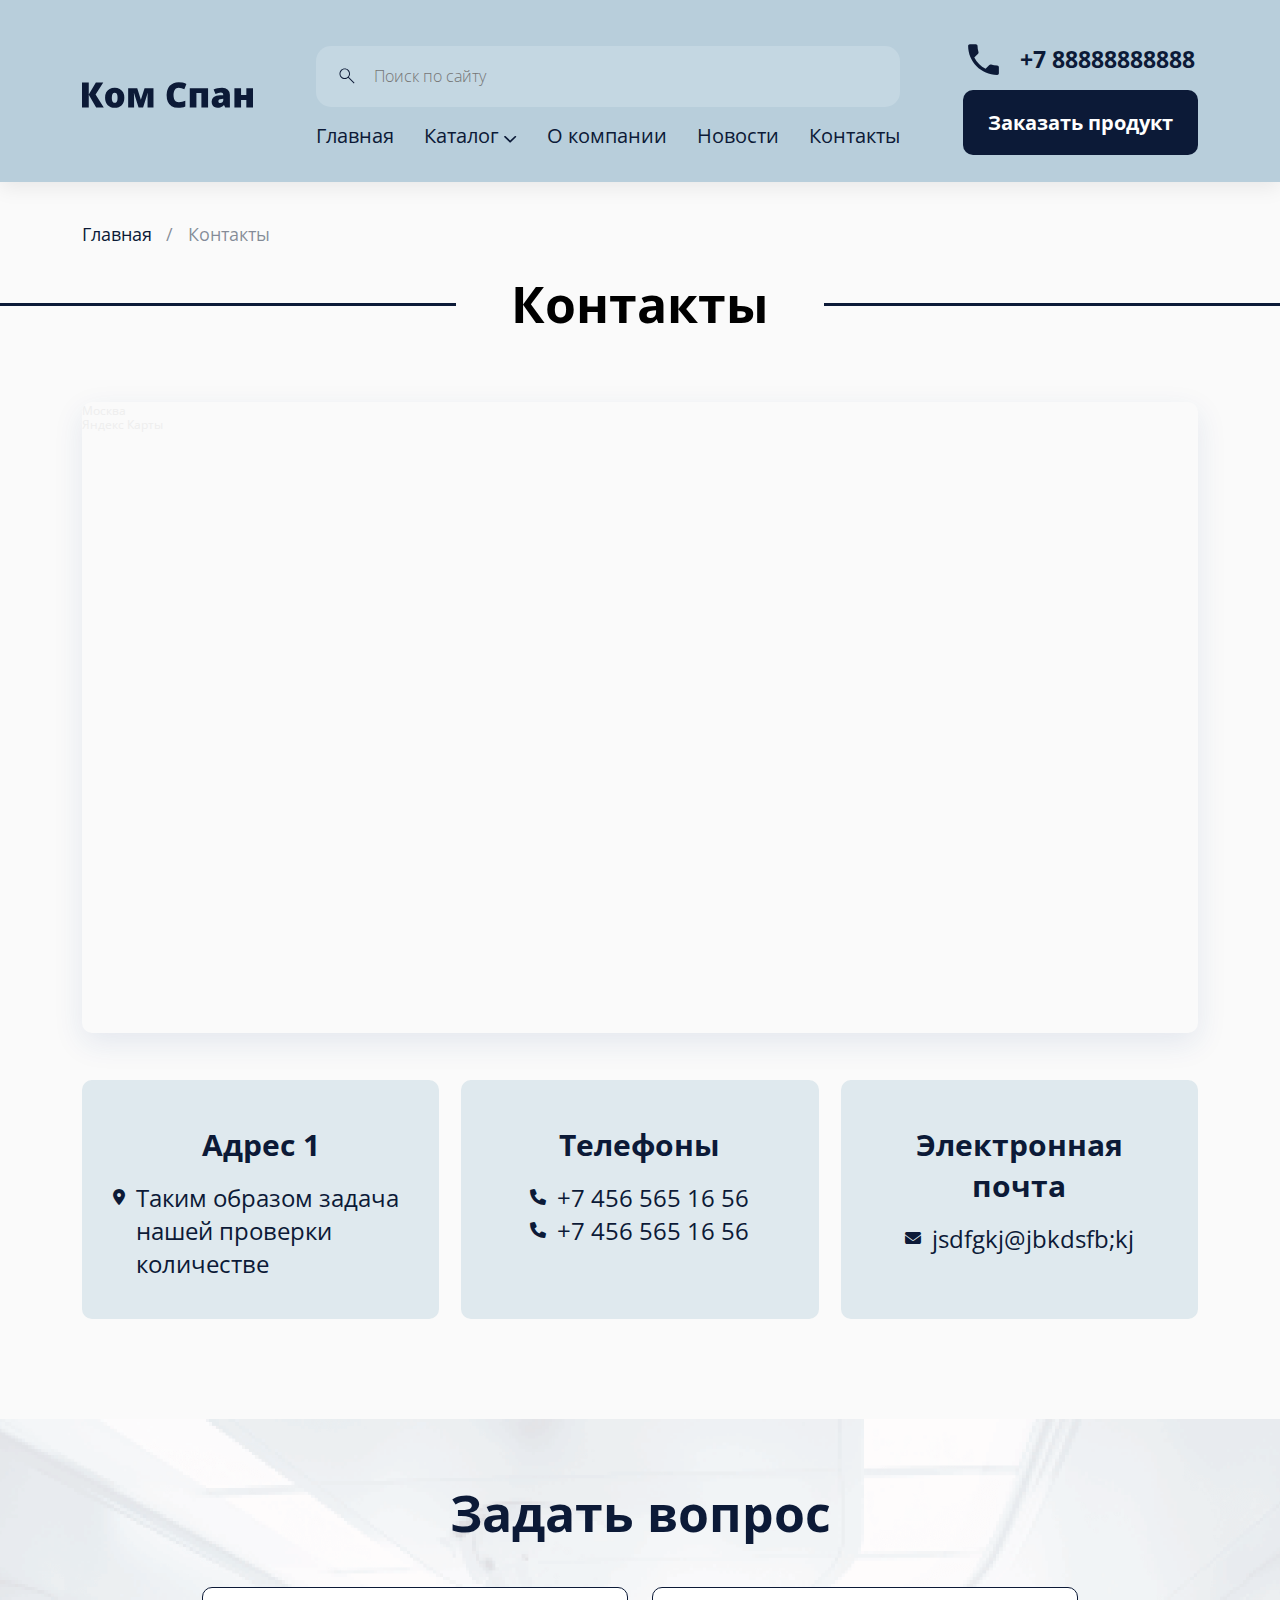
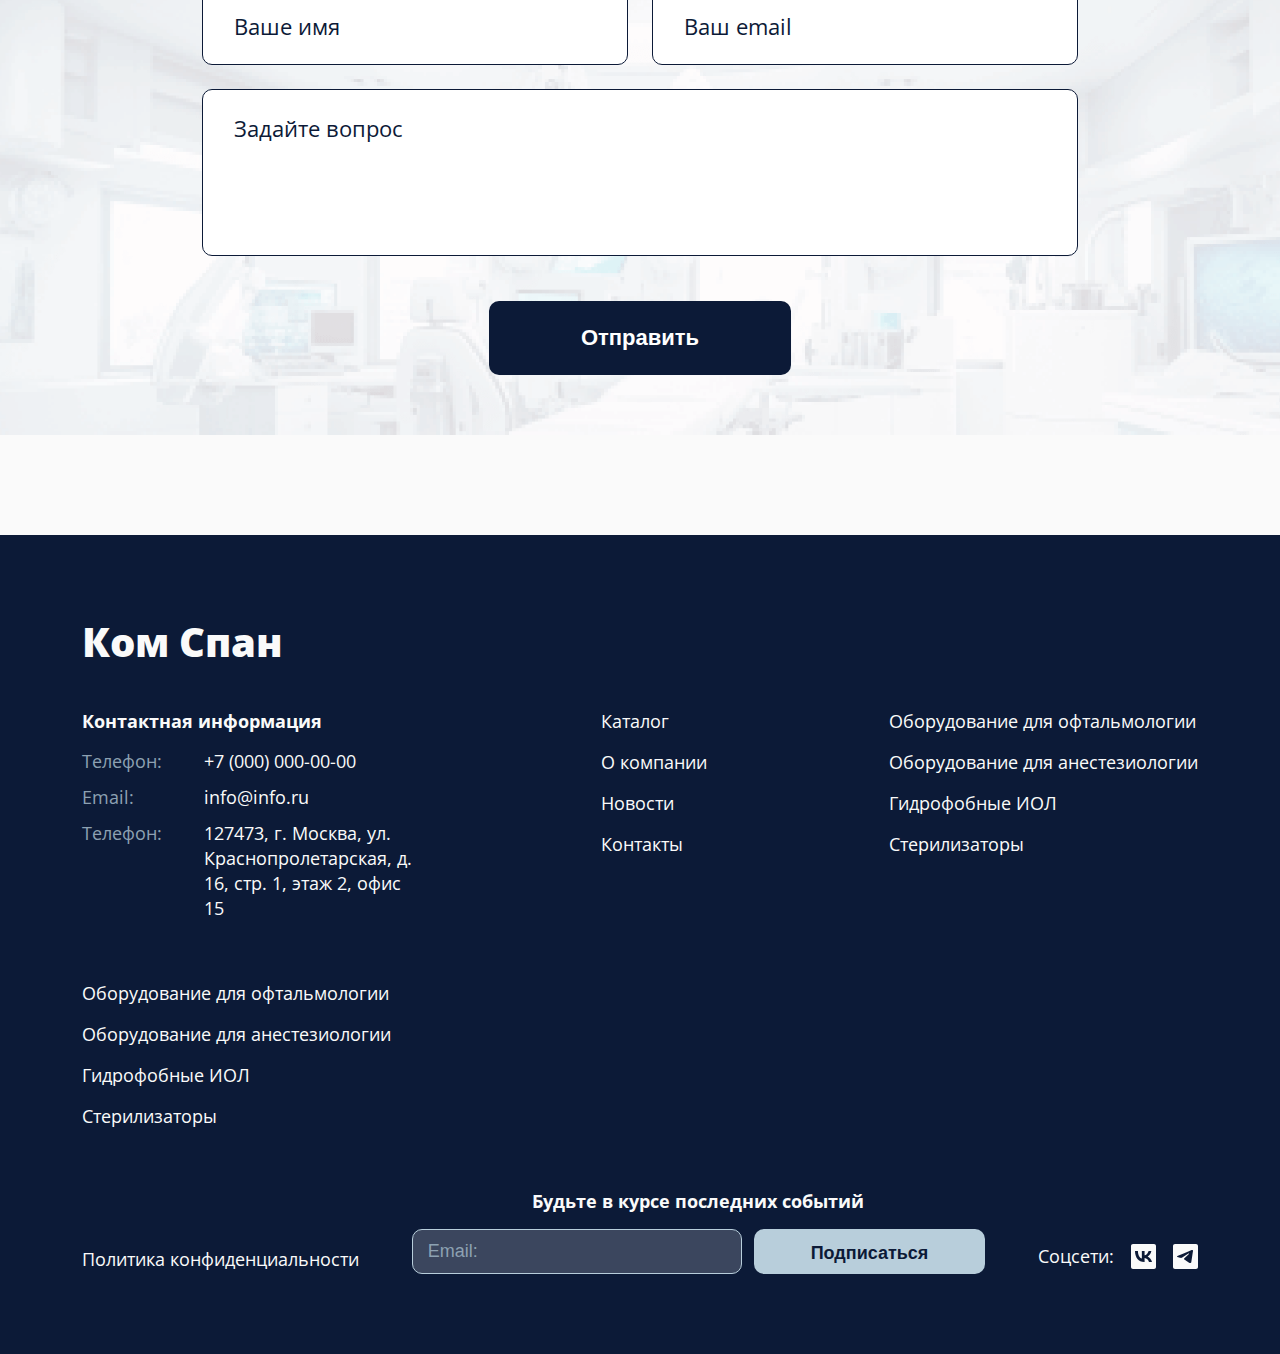
<file: contacts.html>
<!DOCTYPE html>
<html lang="en">

<head>
    <meta charset="UTF-8">
    <meta http-equiv="X-UA-Compatible" content="IE=edge">
    <meta name="viewport" content="width=device-width, initial-scale=1.0">
    <meta name="color-scheme" content="light">
    <meta name="darkreader-lock">
    <link rel="stylesheet" href="assets/fonts/font.css">
    <link rel="stylesheet" href="assets/libs/all.min.css">
    <link rel="stylesheet" href="assets/css/main.css">
    <title>Kom span News</title>
</head>

<body>

    <div class="wrapper">
        <!-- header -->
        <header>
            <div class="container">
                <div class="header_row">
                    <a href="#" class="brand_logo">
                        <svg width="176.537109" height="26.419922" viewBox="0 0 176.537 26.4199" fill="none" xmlns="http://www.w3.org/2000/svg" xmlns:xlink="http://www.w3.org/1999/xlink">
                            <path id="Ком Спан" d="M22.4648 26.0684L14.6074 26.0684L6.97852 13.043L6.97852 26.0684L0 26.0684L0 0.369141L6.97852 0.369141L6.97852 12.8145L14.3262 0.369141L21.9551 0.369141L14.0273 12.6387L22.4648 26.0684ZM43.6992 16.0664Q43.6992 18.5625 43.0137 20.4961Q42.3281 22.4297 41.0273 23.748Q39.7266 25.0664 37.8809 25.7432Q36.0352 26.4199 33.7148 26.4199Q31.5527 26.4199 29.751 25.7432Q27.9492 25.0664 26.6133 23.748Q25.2773 22.4297 24.5479 20.4961Q23.8184 18.5625 23.8184 16.0664Q23.8184 12.7617 25.0225 10.4766Q26.2266 8.19141 28.4678 6.99609Q30.709 5.80078 33.8203 5.80078Q36.6855 5.80078 38.918 6.99609Q41.1504 8.19141 42.4248 10.4766Q43.6992 12.7617 43.6992 16.0664ZM30.7969 16.0664Q30.7969 17.7715 31.0957 18.9404Q31.3945 20.1094 32.0537 20.7158Q32.7129 21.3223 33.7852 21.3223Q34.8574 21.3223 35.4902 20.7158Q36.123 20.1094 36.4131 18.9404Q36.7031 17.7715 36.7031 16.0664Q36.7031 14.3613 36.4131 13.2188Q36.123 12.0762 35.4814 11.4961Q34.8398 10.916 33.75 10.916Q32.1855 10.916 31.4912 12.2168Q30.7969 13.5176 30.7969 16.0664ZM73.793 6.15234L73.793 26.0684L67.6758 26.0684L67.6758 16.418Q67.6758 14.9941 67.7285 13.623Q67.7812 12.252 67.8867 11.0918L67.7812 11.0918L63.0703 26.0684L58.3945 26.0684L53.666 11.0566L53.5605 11.0566Q53.666 12.2344 53.7188 13.5879Q53.7715 14.9414 53.7715 16.5586L53.7715 26.0684L47.6543 26.0684L47.6543 6.15234L57.0234 6.15234L60.7676 18.2285L64.582 6.15234L73.793 6.15234ZM99.7383 5.69531Q98.5078 5.69531 97.541 6.21387Q96.5742 6.73242 95.8887 7.7168Q95.2031 8.70117 94.8428 10.1162Q94.4824 11.5312 94.4824 13.3242Q94.4824 15.75 95.0977 17.4023Q95.7129 19.0547 96.9697 19.8984Q98.2266 20.7422 100.125 20.7422Q101.848 20.7422 103.438 20.2676Q105.029 19.793 106.646 19.125L106.646 24.9961Q104.941 25.752 103.157 26.0859Q101.373 26.4199 99.3691 26.4199Q95.1855 26.4199 92.5225 24.7588Q89.8594 23.0977 88.6025 20.1445Q87.3457 17.1914 87.3457 13.2891Q87.3457 10.3711 88.1631 7.94531Q88.9805 5.51953 90.5625 3.73535Q92.1445 1.95117 94.4736 0.975586Q96.8027 0 99.8086 0Q101.672 0 103.737 0.430664Q105.803 0.861328 107.771 1.81055L105.645 7.27734Q104.238 6.60938 102.797 6.15234Q101.355 5.69531 99.7383 5.69531ZM130.148 6.15234L130.148 26.0684L123.275 26.0684L123.275 11.2676L118.125 11.2676L118.125 26.0684L111.252 26.0684L111.252 6.15234L130.148 6.15234ZM144.633 5.80078Q148.412 5.80078 150.539 7.67285Q152.666 9.54492 152.666 13.0078L152.666 26.0684L147.902 26.0684L146.584 23.4316L146.443 23.4316Q145.6 24.4863 144.712 25.1455Q143.824 25.8047 142.682 26.1123Q141.539 26.4199 139.887 26.4199Q138.164 26.4199 136.793 25.7168Q135.422 25.0137 134.631 23.5898Q133.84 22.166 133.84 19.9863Q133.84 16.7871 136.055 15.2402Q138.27 13.6934 142.471 13.5L145.793 13.3945L145.793 13.1133Q145.793 11.7773 145.134 11.2148Q144.475 10.6523 143.367 10.6523Q142.189 10.6523 140.739 11.0654Q139.289 11.4785 137.83 12.1289L135.844 7.59375Q137.566 6.71484 139.746 6.25781Q141.926 5.80078 144.633 5.80078ZM145.828 17.1738L144.246 17.2441Q142.348 17.3145 141.583 17.9033Q140.818 18.4922 140.818 19.582Q140.818 20.6016 141.363 21.085Q141.908 21.5684 142.805 21.5684Q144.053 21.5684 144.94 20.7773Q145.828 19.9863 145.828 18.7207L145.828 17.1738ZM164.215 6.15234L164.215 13.3242L169.664 13.3242L169.664 6.15234L176.537 6.15234L176.537 26.0684L169.664 26.0684L169.664 18.4395L164.215 18.4395L164.215 26.0684L157.342 26.0684L157.342 6.15234L164.215 6.15234Z" fill="#0C1A37" fill-opacity="1.000000" fill-rule="evenodd"/>
                        </svg>
                    </a>
                    <div class="header_middle">
                        <div class="search_wrap">
                            <img src="assets/images/icon/search_icon.svg" alt="">
                            <input type="text" placeholder="Поиск по сайту">
                        </div>
                        <ul class="menus">
                            <li class="close_menu">
                                <p></p>
                                <div>
                                    <svg width="20.000000" height="20.000000" viewBox="0 0 20 20" fill="none" xmlns="http://www.w3.org/2000/svg" xmlns:xlink="http://www.w3.org/1999/xlink">
                                        <defs>
                                            <clipPath id="clip201_590">
                                                <rect id="material-symbols:close" width="20.000000" height="20.000000" fill="white" fill-opacity="0"/>
                                            </clipPath>
                                        </defs>
                                        <g clip-path="url(#clip201_590)">
                                            <path id="Vector" d="M5.40039 17L4 15.6001L9.59961 10L4 4.3999L5.40039 3L11 8.6001L16.5996 3L18 4.3999L12.4004 10L18 15.6001L16.5996 17L11 11.3999L5.40039 17Z" fill="#0C1A37" fill-opacity="1.000000" fill-rule="nonzero"/>
                                        </g>
                                    </svg>
                                </div>
                            </li>
                            <li><a href="#">Главная</a></li>
                            <li class="has_submenu">
                                <div class="menu_left">
                                    <a href="#">Каталог</a>
                                </div>
                                <div class="menu_right">
                                    <svg width="12.287109" height="6.756836" viewBox="0 0 12.2871 6.75684" fill="none" xmlns="http://www.w3.org/2000/svg" xmlns:xlink="http://www.w3.org/1999/xlink">
                                        <path id="Vector" d="M0.121094 1.1001L5.76953 6.60596C5.86914 6.70264 6.00195 6.75684 6.14062 6.75684C6.2793 6.75684 6.41211 6.70264 6.50977 6.60596L12.1602 1.1001C12.6836 0.590332 11.4434 -0.334473 10.9746 0.124023L6.14062 4.40869L1.47461 0.124023C1.03906 -0.299805 -0.425781 0.566895 0.121094 1.1001Z" fill="#0C1A37" fill-opacity="1.000000" fill-rule="nonzero"/>
                                    </svg>
                                </div>
                                <ul class="submenu">
                                    <li>
                                        <div class="menu_left">
                                            <a href="#">Наименование подраздела</a>
                                        </div>
                                        <div class="menu_right">
                                            <svg width="9.550781" height="18.136230" viewBox="0 0 9.55078 18.1362" fill="none" xmlns="http://www.w3.org/2000/svg" xmlns:xlink="http://www.w3.org/1999/xlink">
                                                <path id="Vector" d="M1.23242 17.9214L9.32812 9.61523C9.4707 9.46924 9.55078 9.27344 9.55078 9.06982C9.55078 8.86572 9.4707 8.67041 9.32812 8.52441L1.23242 0.214844C1.16602 0.146973 1.08594 0.0927734 1 0.0561523C0.912109 0.019043 0.818359 0 0.722656 0C0.626953 0 0.533203 0.019043 0.447266 0.0561523C0.359375 0.0927734 0.279297 0.146973 0.212891 0.214844C0.0761719 0.354492 0 0.541992 0 0.736816C0 0.932129 0.0761719 1.11914 0.212891 1.25879L7.82812 9.06982L0.212891 16.8789C0.078125 17.0186 0.00195312 17.2056 0.00195312 17.4004C0.00195312 17.5947 0.078125 17.7817 0.212891 17.9214C0.279297 17.9893 0.359375 18.0435 0.447266 18.0801C0.533203 18.1172 0.626953 18.1362 0.722656 18.1362C0.818359 18.1362 0.912109 18.1172 1 18.0801C1.08594 18.0435 1.16602 17.9893 1.23242 17.9214Z" fill="#0C1A37" fill-opacity="1.000000" fill-rule="nonzero"/>
                                            </svg>
                                        </div>
                                        <ul class="inner_submenu">
                                            <li><a href="#">Наименование подраздела</a></li>
                                            <li><a href="#">Наименование подраздела</a></li>
                                        </ul>
                                    </li>
                                    <li>
                                        <div class="menu_left">
                                            <a href="#">Наименование подраздела</a>
                                        </div>
                                        <div class="menu_right">
                                            <svg width="9.550781" height="18.136230" viewBox="0 0 9.55078 18.1362" fill="none" xmlns="http://www.w3.org/2000/svg" xmlns:xlink="http://www.w3.org/1999/xlink">
                                                <defs/>
                                                <path id="Vector" d="M1.23242 17.9214L9.32812 9.61523C9.4707 9.46924 9.55078 9.27344 9.55078 9.06982C9.55078 8.86572 9.4707 8.67041 9.32812 8.52441L1.23242 0.214844C1.16602 0.146973 1.08594 0.0927734 1 0.0561523C0.912109 0.019043 0.818359 0 0.722656 0C0.626953 0 0.533203 0.019043 0.447266 0.0561523C0.359375 0.0927734 0.279297 0.146973 0.212891 0.214844C0.0761719 0.354492 0 0.541992 0 0.736816C0 0.932129 0.0761719 1.11914 0.212891 1.25879L7.82812 9.06982L0.212891 16.8789C0.078125 17.0186 0.00195312 17.2056 0.00195312 17.4004C0.00195312 17.5947 0.078125 17.7817 0.212891 17.9214C0.279297 17.9893 0.359375 18.0435 0.447266 18.0801C0.533203 18.1172 0.626953 18.1362 0.722656 18.1362C0.818359 18.1362 0.912109 18.1172 1 18.0801C1.08594 18.0435 1.16602 17.9893 1.23242 17.9214Z" fill="#0C1A37" fill-opacity="1.000000" fill-rule="nonzero"/>
                                            </svg>
                                        </div>
                                        <ul class="inner_submenu">
                                            <li><a href="#">Наименование подраздела</a></li>
                                            <li><a href="#">Наименование подраздела</a></li>
                                        </ul>
                                    </li>
                                    <li>
                                        <div class="menu_left">
                                            <a href="#">Наименование подраздела</a>
                                        </div>
                                        <div class="menu_right">
                                            <svg width="9.550781" height="18.136230" viewBox="0 0 9.55078 18.1362" fill="none" xmlns="http://www.w3.org/2000/svg" xmlns:xlink="http://www.w3.org/1999/xlink">
                                                <defs/>
                                                <path id="Vector" d="M1.23242 17.9214L9.32812 9.61523C9.4707 9.46924 9.55078 9.27344 9.55078 9.06982C9.55078 8.86572 9.4707 8.67041 9.32812 8.52441L1.23242 0.214844C1.16602 0.146973 1.08594 0.0927734 1 0.0561523C0.912109 0.019043 0.818359 0 0.722656 0C0.626953 0 0.533203 0.019043 0.447266 0.0561523C0.359375 0.0927734 0.279297 0.146973 0.212891 0.214844C0.0761719 0.354492 0 0.541992 0 0.736816C0 0.932129 0.0761719 1.11914 0.212891 1.25879L7.82812 9.06982L0.212891 16.8789C0.078125 17.0186 0.00195312 17.2056 0.00195312 17.4004C0.00195312 17.5947 0.078125 17.7817 0.212891 17.9214C0.279297 17.9893 0.359375 18.0435 0.447266 18.0801C0.533203 18.1172 0.626953 18.1362 0.722656 18.1362C0.818359 18.1362 0.912109 18.1172 1 18.0801C1.08594 18.0435 1.16602 17.9893 1.23242 17.9214Z" fill="#0C1A37" fill-opacity="1.000000" fill-rule="nonzero"/>
                                            </svg>
                                        </div>
                                        <ul class="inner_submenu">
                                            <li><a href="#">Наименование подраздела</a></li>
                                            <li><a href="#">Наименование подраздела</a></li>
                                        </ul>
                                    </li>
                                    <li>
                                        <div class="menu_left">
                                            <a href="#">Наименование подраздела</a>
                                        </div>
                                        <div class="menu_right">
                                            <svg width="9.550781" height="18.136230" viewBox="0 0 9.55078 18.1362" fill="none" xmlns="http://www.w3.org/2000/svg" xmlns:xlink="http://www.w3.org/1999/xlink">
                                                <defs/>
                                                <path id="Vector" d="M1.23242 17.9214L9.32812 9.61523C9.4707 9.46924 9.55078 9.27344 9.55078 9.06982C9.55078 8.86572 9.4707 8.67041 9.32812 8.52441L1.23242 0.214844C1.16602 0.146973 1.08594 0.0927734 1 0.0561523C0.912109 0.019043 0.818359 0 0.722656 0C0.626953 0 0.533203 0.019043 0.447266 0.0561523C0.359375 0.0927734 0.279297 0.146973 0.212891 0.214844C0.0761719 0.354492 0 0.541992 0 0.736816C0 0.932129 0.0761719 1.11914 0.212891 1.25879L7.82812 9.06982L0.212891 16.8789C0.078125 17.0186 0.00195312 17.2056 0.00195312 17.4004C0.00195312 17.5947 0.078125 17.7817 0.212891 17.9214C0.279297 17.9893 0.359375 18.0435 0.447266 18.0801C0.533203 18.1172 0.626953 18.1362 0.722656 18.1362C0.818359 18.1362 0.912109 18.1172 1 18.0801C1.08594 18.0435 1.16602 17.9893 1.23242 17.9214Z" fill="#0C1A37" fill-opacity="1.000000" fill-rule="nonzero"/>
                                            </svg>
                                        </div>
                                        <ul class="inner_submenu">
                                            <li><a href="#">Наименование подраздела</a></li>
                                            <li><a href="#">Наименование подраздела</a></li>
                                        </ul>
                                    </li>
                                </ul>
                            </li>
                            <li><a href="#">О компании</a></li>
                            <li><a href="#">Новости</a></li>
                            <li><a href="#">Контакты</a></li>
                        </ul>
                    </div>
                    <div class="header_right">
                        <svg class="hamburger" width="44.000000" height="44.000000" viewBox="0 0 44 44" fill="none" xmlns="http://www.w3.org/2000/svg" xmlns:xlink="http://www.w3.org/1999/xlink">
                            <defs>
                                <clipPath id="clip5_657">
                                    <rect id="iconamoon:menu-burger-horizontal" rx="7.000000" width="28.540541" height="28.540541" transform="translate(8.324219 7.135742)" fill="white" fill-opacity="0"/>
                                </clipPath>
                            </defs>
                            <g clip-path="url(#clip5_657)">
                                <path id="Vector" d="M11.8906 14.2705L33.2969 14.2705M11.8906 21.4058L33.2969 21.4058M11.8906 28.541L33.2969 28.541" stroke="#0C1A37" stroke-opacity="1.000000" stroke-width="2.000000" stroke-linejoin="round"/>
                            </g>
                            <rect id="Rectangle 270" x="0.500000" y="0.500000" rx="7.000000" width="43.000000" height="43.000000" stroke="#0C1A37" stroke-opacity="1.000000" stroke-width="1.000000"/>
                        </svg>
                        <a href="tel:+788888888888" class="tel_mobile">
                            <svg width="44.000000" height="44.000000" viewBox="0 0 44 44" fill="none" xmlns="http://www.w3.org/2000/svg" xmlns:xlink="http://www.w3.org/1999/xlink">
                                <defs>
                                    <clipPath id="clip70_673">
                                        <rect id="ic:baseline-phone" rx="7.000000" width="28.540541" height="28.540541" transform="translate(8.324219 7.135742)" fill="white" fill-opacity="0"/>
                                    </clipPath>
                                </defs>
                                <g clip-path="url(#clip70_673)">
                                    <path id="Vector" d="M16.1973 19.9668C17.9102 23.3325 20.668 26.0791 24.0352 27.8037L26.6504 25.1875C26.9707 24.8662 27.4473 24.7593 27.8633 24.9019C29.1953 25.3423 30.6348 25.5801 32.1094 25.5801C32.7637 25.5801 33.2988 26.1152 33.2988 26.769L33.2988 30.9194C33.2988 31.5732 32.7637 32.1084 32.1094 32.1084C20.9414 32.1084 11.8926 23.0586 11.8926 11.8921C11.8926 11.2383 12.4277 10.7031 13.082 10.7031L17.2441 10.7031C17.8984 10.7031 18.4336 11.2383 18.4336 11.8921C18.4336 13.3789 18.6719 14.8057 19.1113 16.1377C19.2422 16.5537 19.1465 17.0176 18.8145 17.3506L16.1973 19.9668Z" fill="#0C1A37" fill-opacity="1.000000" fill-rule="nonzero"/>
                                </g>
                                <rect id="Rectangle 270" x="0.500000" y="0.500000" rx="7.000000" width="43.000000" height="43.000000" stroke="#000000" stroke-opacity="1.000000" stroke-width="1.000000"/>
                            </svg>
                        </a>
                        <a href="tel:+788888888888" class="to_tel">
                            <img src="assets/images/icon/tel_icon.svg" alt="">
                            <span>+7 88888888888</span>
                        </a>
                        <div class="search_wrap">
                            <img src="assets/images/icon/search_icon.svg" alt="">
                            <input type="text" placeholder="Поиск по сайту">
                        </div>
                        <div class="blue_button">
                            <a href="#">Заказать продукт</a>
                        </div>
                    </div>
                </div>
            </div>
        </header>

        <!-- breadcrumb -->
        <div class="breadcrumb_block">
            <div class="container">
                <ul class="breadcrumb">
                    <li><a href="#">Главная</a></li>
                    <li>Контакты</li>
                </ul>
            </div>
        </div>

        <!-- section news -->
        <section class="contacts">
            <h1 id="title">Контакты</h1>
            <div class="container">
                <div class="map">
                    <div style="position:relative;overflow:hidden;">
                        <a href="https://yandex.com/maps/213/moscow/?utm_medium=mapframe&utm_source=maps" style="color:#eee;font-size:12px;position:absolute;top:0px;">Москва</a>
                        <a href="https://yandex.com/maps/213/moscow/house/krasnoproletarskaya_ulitsa_16s1/Z04YcAdnSEwAQFtvfXt2dnxrbQ==/?azimuth=0.03886084662643409&ll=37.611502%2C55.777111&utm_campaign=desktop&utm_medium=mapframe&utm_source=maps&z=16.27" style="color:#eee;font-size:12px;position:absolute;top:14px;">Яндекс Карты</a>
                        <iframe src="https://yandex.com/map-widget/v1/?azimuth=0.03886084662643409&ll=37.611502%2C55.777111&mode=search&ol=geo&ouri=ymapsbm1%3A%2F%2Fgeo%3Fdata%3DCgg1NjczNTU0MRJS0KDQvtGB0YHQuNGPLCDQnNC-0YHQutCy0LAsINCa0YDQsNGB0L3QvtC_0YDQvtC70LXRgtCw0YDRgdC60LDRjyDRg9C70LjRhtCwLCAxNtGBMSIKDcVtFkIVvhtfQg%2C%2C&utm_campaign=desktop&utm_medium=search&utm_source=maps&z=16.27" width="100%" height="100%" frameborder="1" allowfullscreen="true" style="position:relative;"></iframe>
                    </div>
                </div>
                <div class="contacts_row">
                    <div class="contact_item">
                        <h3>Адрес 1</h3>
                        <div class="contact_bottom">
                            <a href="https://yandex.com/maps/213/moscow/house/krasnoproletarskaya_ulitsa_16s1/Z04YcAdnSEwAQFtvfXt2dnxrbQ==/?azimuth=0.03886084662643409&ll=37.611502%2C55.777111&utm_campaign=desktop&utm_medium=search&utm_source=maps&z=16.27">
                                <i class="fa-solid fa-location-dot"></i>
                                Таким образом задача нашей проверки количестве
                            </a>
                        </div>
                    </div>
                    <div class="contact_item">
                        <h3>Телефоны</h3>
                        <div class="contact_bottom">
                            <a href="tel:+74565651656">
                                <i class="fa-solid fa-phone"></i>
                                +7 456 565 16 56 
                            </a>
                            <a href="tel:+74565651656">
                                <i class="fa-solid fa-phone"></i>
                                +7 456 565 16 56 
                            </a>
                        </div>
                    </div>
                    <div class="contact_item">
                        <h3>Электронная почта</h3>
                        <div class="contact_bottom">
                            <a href="tel:+74565651656">
                                <i class="fa-solid fa-envelope"></i>
                                jsdfgkj@jbkdsfb;kj
                            </a>
                        </div>
                    </div>
                </div>
            </div>
        </section>

        <!-- Question section -->
        <section class="question" id="company_question">
            <div class="container">
                <h3>Задать вопрос</h3>
                <div class="question_block">
                    <div class="question_input">
                        <input type="text" placeholder="Ваше имя" class="orginal_input">
                        <input type="email" placeholder="Ваш email" class="orginal_input">
                    </div>
                    <textarea placeholder="Задайте вопрос"></textarea>
                </div>
                <div class="blue_button">
                    <button class="catolog_btn">Отправить</button>
                </div>
            </div>
        </section>


        <!-- footer -->
        <footer>
            <div class="container">
                <h3 class="footer_logo">Ком Спан</h3>
                <div class="footer_block">
                    <div class="footer_item">
                        <p class="footer_item_name">Контактная информация</p>
                        <div class="footer_detail_lists">
                            <div class="list_item">
                                <p class="list_title">Телефон:</p>
                                <a href="tel:+70000000000" class="list_value">+7 (000) 000-00-00</a>
                            </div>
                            <div class="list_item">
                                <p class="list_title">Email:</p>
                                <a href="mailto:info@info.ru" class="list_value">info@info.ru</a>
                            </div>
                            <div class="list_item">
                                <p class="list_title">Телефон:</p>
                                <p class="list_value">
                                    127473, г. Москва, ул. Краснопролетарская, д. 16, стр. 1, этаж 2, офис 15
                                </p>
                            </div>
                        </div>
                    </div>
                    <!--  -->
                    <div class="footer_item">
                        <ul class="footer_navs">
                            <li><a href="#">Каталог</a></li>
                            <li><a href="#">О компании</a></li>
                            <li><a href="#">Новости</a></li>
                            <li><a href="#">Контакты</a></li>
                        </ul>
                    </div>
                    <!-- tablet -->
                    <div class="tablet_item">
                        <a href="#" class="rule">Политика конфиденциальности</a>
                        <div class="social_network">
                            <p class="social_title">Соцсети:</p>
                            <a href="#" class="social_img">
                                <img src="./assets/images/icon/footer_wiki.svg" alt="">
                            </a>
                            <a href="#" class="social_img">
                                <img src="./assets/images/icon/footer_telegram.svg" alt="">
                            </a>
                        </div>
                    </div>
                    <!--  -->
                    <div class="footer_item">
                        <ul class="footer_navs">
                            <li><a href="#">Оборудование для офтальмологии</a></li>
                            <li><a href="#">Оборудование для анестезиологии</a></li>
                            <li><a href="#">Гидрофобные ИОЛ</a></li>
                            <li><a href="#">Стерилизаторы</a></li>
                        </ul>
                    </div>
                    <!--  -->
                    <div class="footer_item">
                        <ul class="footer_navs">
                            <li><a href="#">Оборудование для офтальмологии</a></li>
                            <li><a href="#">Оборудование для анестезиологии</a></li>
                            <li><a href="#">Гидрофобные ИОЛ</a></li>
                            <li><a href="#">Стерилизаторы</a></li>
                        </ul>
                    </div>
                    <!--  -->
                    <div class="footer_last">
                        <a href="#" class="rule">Политика конфиденциальности</a>
                        <div class="subscribe_block">
                            <p class="substr_title">Будьте в курсе последних событий</p>
                            <form class="subscribe_form">
                                <input type="email" placeholder="Email:">
                                <button type="submit">Подписаться</button>
                            </form>
                        </div>
                        <div class="social_network">
                            <p class="social_title">Соцсети:</p>
                            <a href="#" class="social_img">
                                <img src="./assets/images/icon/footer_wiki.svg" alt="">
                            </a>
                            <a href="#" class="social_img">
                                <img src="./assets/images/icon/footer_telegram.svg" alt="">
                            </a>
                        </div>
                    </div>
                </div>
            </div>
        </footer>

        <div class="modal_back">
            <div class="for_close"></div>
            <div class="modal modal1">
                <img class="close_modal" src="assets/images/icon/close_icon.svg" alt="">
                <h2 class="modal_title">Заказать продукт</h2>
                <form id="order_form">
                    <div class="inputs">
                        <label class="for_placeholder">
                            <span>Имя*</span>
                            <input name="name" type="text" placeholder="">
                        </label>
                        <label class="for_placeholder">
                            <span>Телефон*</span>
                            <input name="tel" class="tel" type="tel" placeholder="">
                        </label>
                        <label class="for_placeholder">
                            <span>Электронная почта*</span>
                            <input type="email" placeholder="">
                        </label>
                        <label class="for_placeholder">
                            <span>Сообщение*</span>
                            <textarea cols="30" rows="10" placeholder=""></textarea>
                        </label>
                    </div>
                    <div class="form_actions">
                        <label class="for_checkbox">
                            <input type="checkbox">
                            <span class="checkmark"></span>
                            <p>Я даю свое согласие на обработку персональных данных и соглашаюсь с <a href="#">политикой
                                    конфиденциальности</a>.</p>
                        </label>
                        <div class="blue_button">
                            <button type="submit">Отправить</button>
                        </div>
                    </div>
                </form>
            </div>
            <div class="modal modal2">
                <img class="close_modal" src="assets/images/icon/close_icon.svg" alt="">
                <h2 class="modal_title">Спасибо! <br> Мы свяжемся с вами в <br> ближайшее время</h2>
            </div>
        </div>

    </div>

    <script src="assets/libs/jquery-3.6.0.min.js"></script>
    <script src="assets/libs/imask.js"></script>
    <script src="assets/libs/jquery-validate-1_19_5.js"></script>
    <!-- JS -->
    <script src="assets/js/scripts.js"></script>
</body>

</html>
</file>
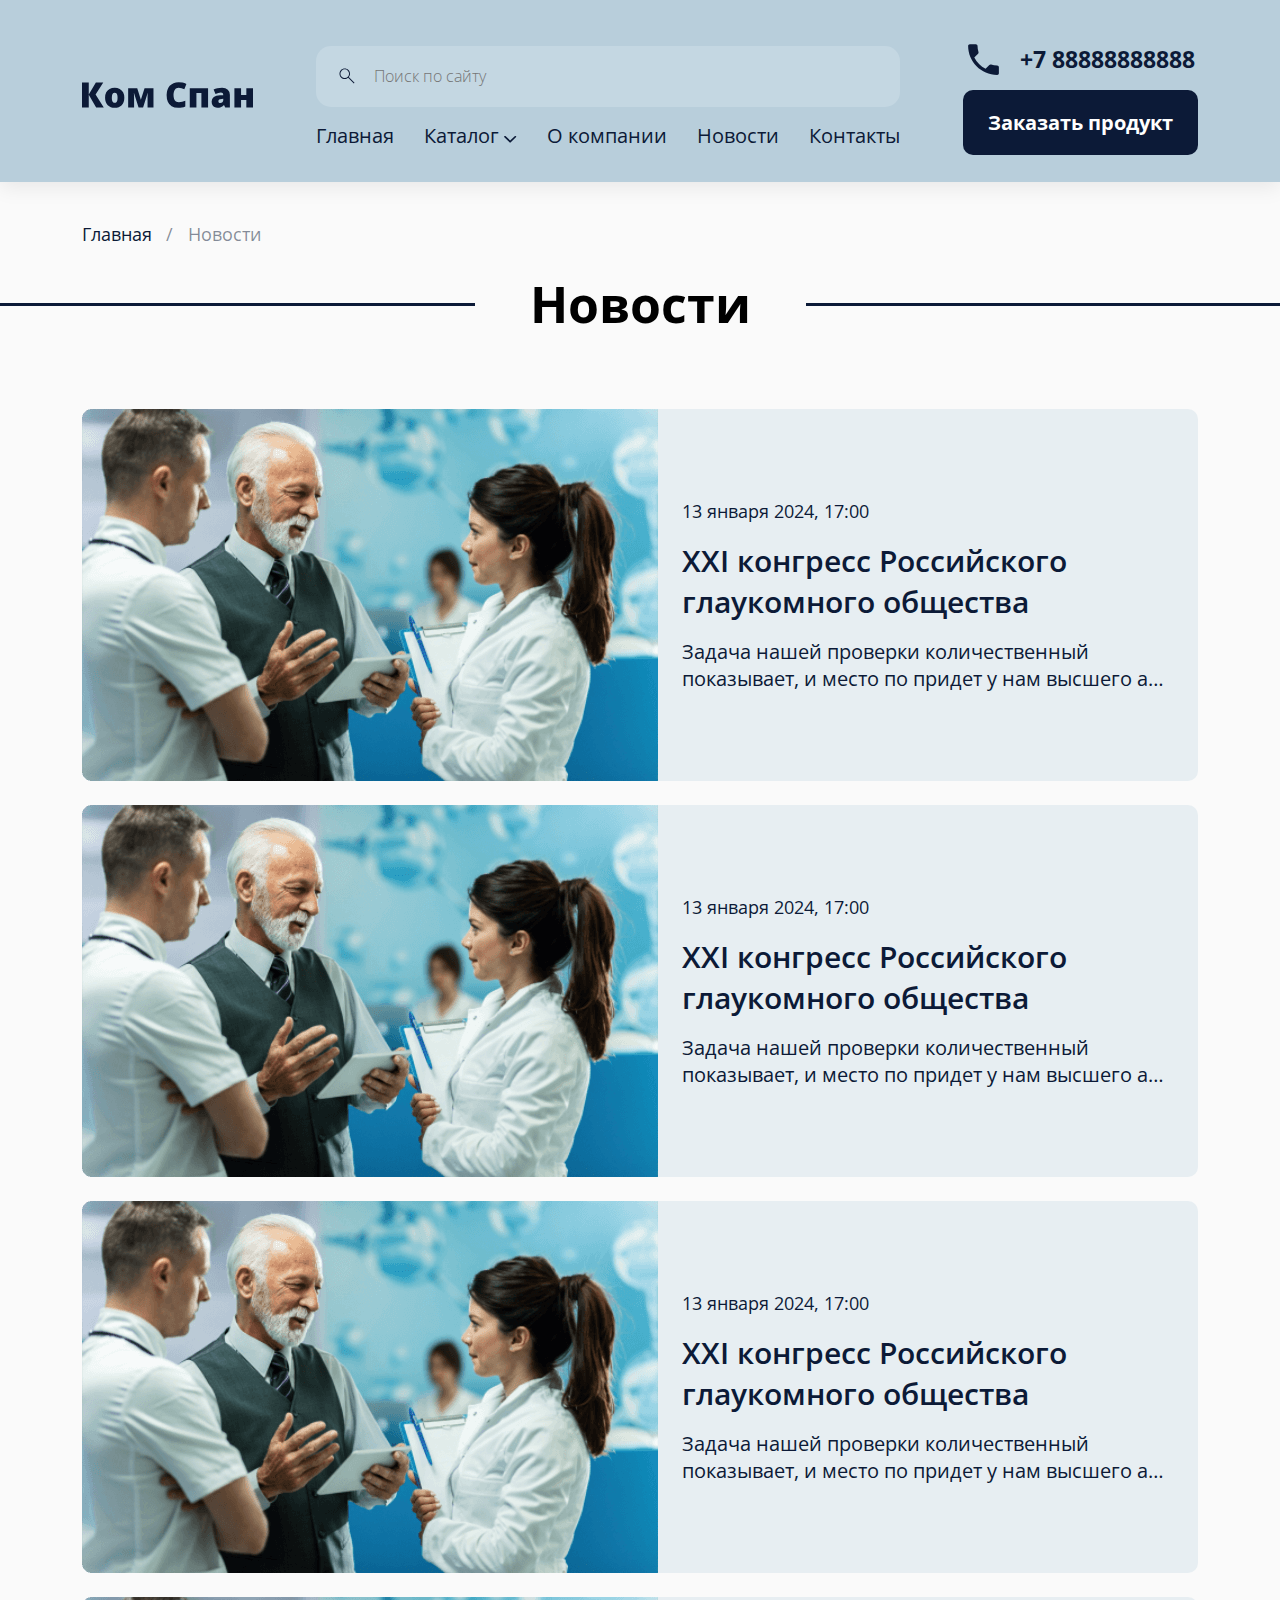
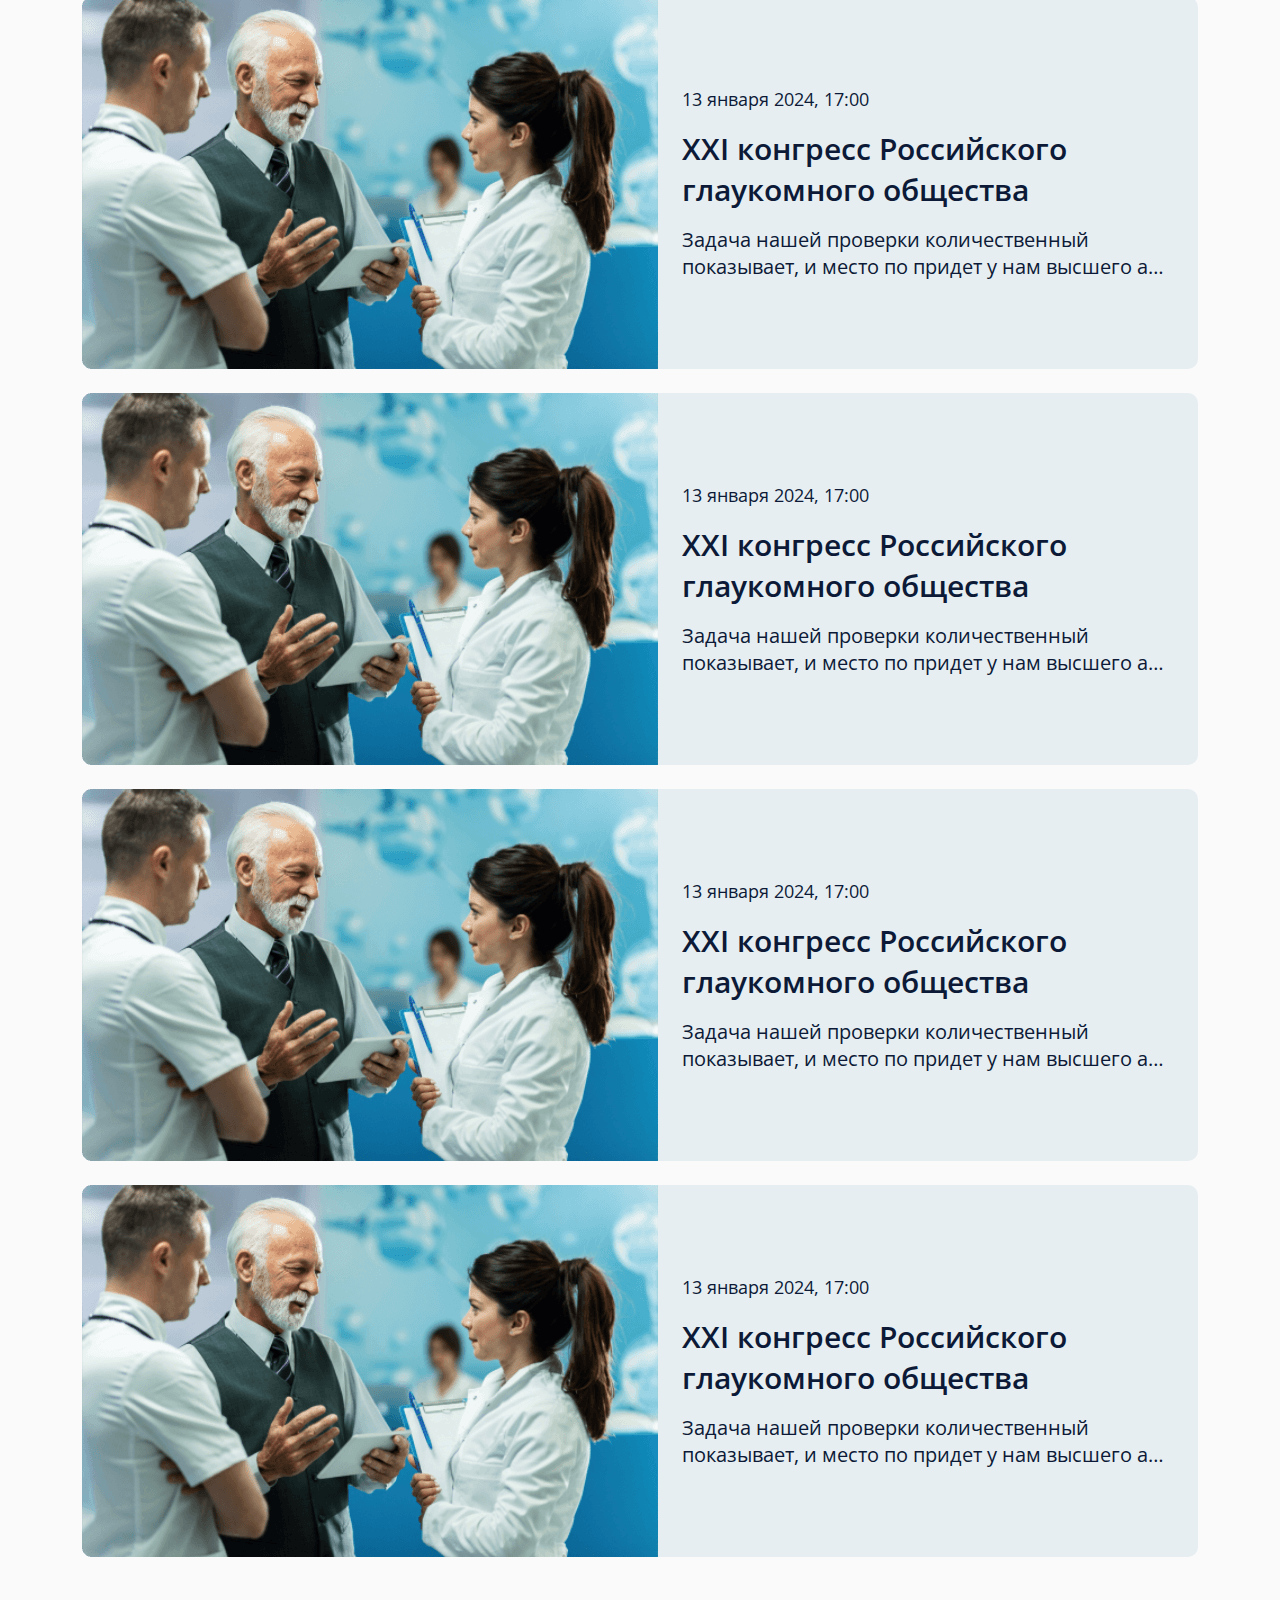
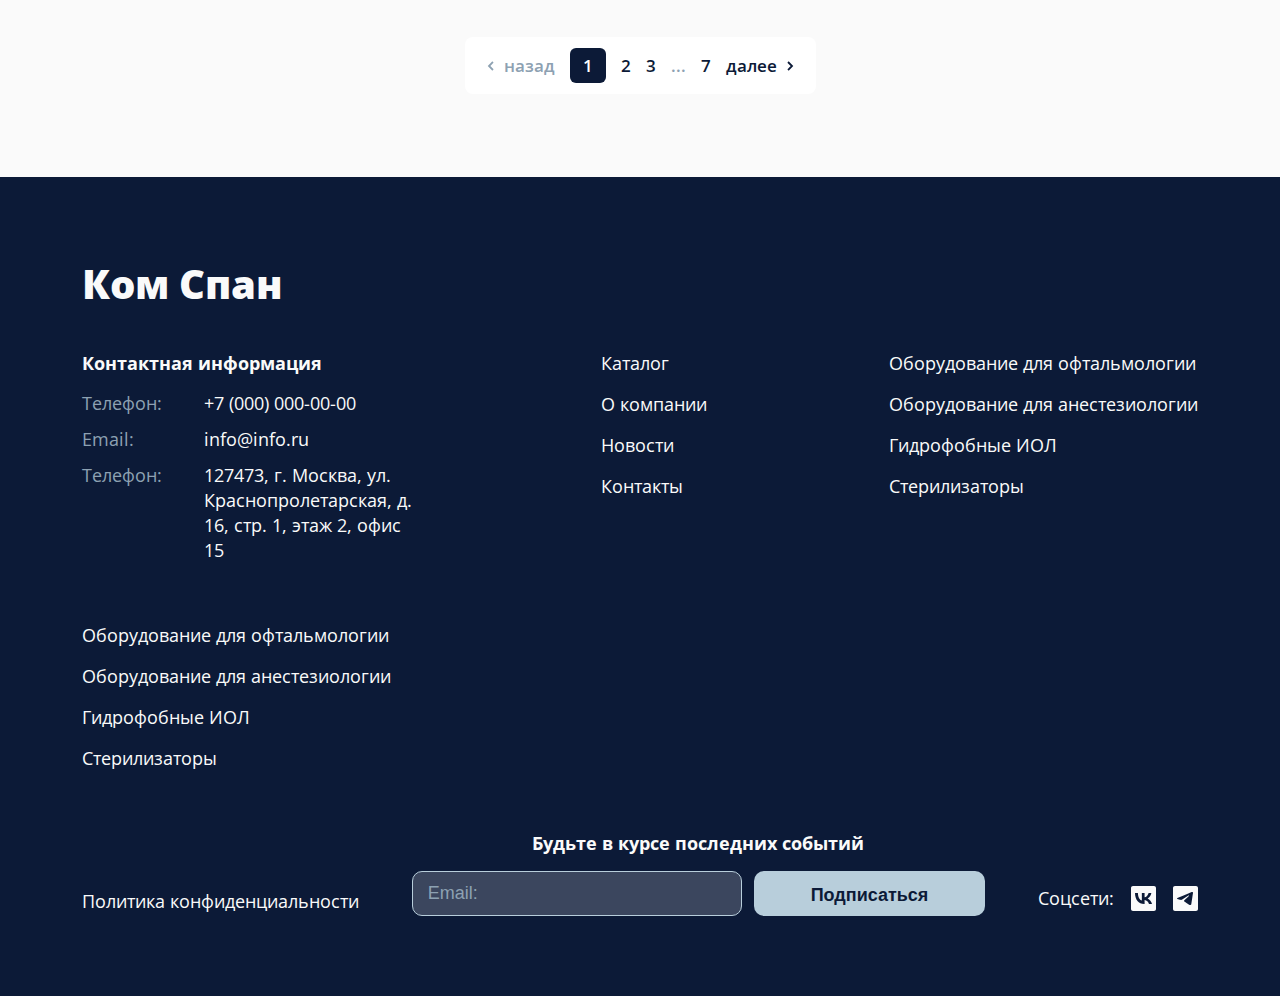
<file: news.html>
<!DOCTYPE html>
<html lang="en">

<head>
    <meta charset="UTF-8">
    <meta http-equiv="X-UA-Compatible" content="IE=edge">
    <meta name="viewport" content="width=device-width, initial-scale=1.0">
    <meta name="color-scheme" content="light">
    <meta name="darkreader-lock">
    <link rel="stylesheet" href="assets/fonts/font.css">
    <link rel="stylesheet" href="assets/libs/all.min.css">
    <link rel="stylesheet" href="assets/css/main.css">
    <title>Kom span News</title>
</head>

<body>

    <div class="wrapper">
        <!-- header -->
        <header>
            <div class="container">
                <div class="header_row">
                    <a href="#" class="brand_logo">
                        <svg width="176.537109" height="26.419922" viewBox="0 0 176.537 26.4199" fill="none" xmlns="http://www.w3.org/2000/svg" xmlns:xlink="http://www.w3.org/1999/xlink">
                            <path id="Ком Спан" d="M22.4648 26.0684L14.6074 26.0684L6.97852 13.043L6.97852 26.0684L0 26.0684L0 0.369141L6.97852 0.369141L6.97852 12.8145L14.3262 0.369141L21.9551 0.369141L14.0273 12.6387L22.4648 26.0684ZM43.6992 16.0664Q43.6992 18.5625 43.0137 20.4961Q42.3281 22.4297 41.0273 23.748Q39.7266 25.0664 37.8809 25.7432Q36.0352 26.4199 33.7148 26.4199Q31.5527 26.4199 29.751 25.7432Q27.9492 25.0664 26.6133 23.748Q25.2773 22.4297 24.5479 20.4961Q23.8184 18.5625 23.8184 16.0664Q23.8184 12.7617 25.0225 10.4766Q26.2266 8.19141 28.4678 6.99609Q30.709 5.80078 33.8203 5.80078Q36.6855 5.80078 38.918 6.99609Q41.1504 8.19141 42.4248 10.4766Q43.6992 12.7617 43.6992 16.0664ZM30.7969 16.0664Q30.7969 17.7715 31.0957 18.9404Q31.3945 20.1094 32.0537 20.7158Q32.7129 21.3223 33.7852 21.3223Q34.8574 21.3223 35.4902 20.7158Q36.123 20.1094 36.4131 18.9404Q36.7031 17.7715 36.7031 16.0664Q36.7031 14.3613 36.4131 13.2188Q36.123 12.0762 35.4814 11.4961Q34.8398 10.916 33.75 10.916Q32.1855 10.916 31.4912 12.2168Q30.7969 13.5176 30.7969 16.0664ZM73.793 6.15234L73.793 26.0684L67.6758 26.0684L67.6758 16.418Q67.6758 14.9941 67.7285 13.623Q67.7812 12.252 67.8867 11.0918L67.7812 11.0918L63.0703 26.0684L58.3945 26.0684L53.666 11.0566L53.5605 11.0566Q53.666 12.2344 53.7188 13.5879Q53.7715 14.9414 53.7715 16.5586L53.7715 26.0684L47.6543 26.0684L47.6543 6.15234L57.0234 6.15234L60.7676 18.2285L64.582 6.15234L73.793 6.15234ZM99.7383 5.69531Q98.5078 5.69531 97.541 6.21387Q96.5742 6.73242 95.8887 7.7168Q95.2031 8.70117 94.8428 10.1162Q94.4824 11.5312 94.4824 13.3242Q94.4824 15.75 95.0977 17.4023Q95.7129 19.0547 96.9697 19.8984Q98.2266 20.7422 100.125 20.7422Q101.848 20.7422 103.438 20.2676Q105.029 19.793 106.646 19.125L106.646 24.9961Q104.941 25.752 103.157 26.0859Q101.373 26.4199 99.3691 26.4199Q95.1855 26.4199 92.5225 24.7588Q89.8594 23.0977 88.6025 20.1445Q87.3457 17.1914 87.3457 13.2891Q87.3457 10.3711 88.1631 7.94531Q88.9805 5.51953 90.5625 3.73535Q92.1445 1.95117 94.4736 0.975586Q96.8027 0 99.8086 0Q101.672 0 103.737 0.430664Q105.803 0.861328 107.771 1.81055L105.645 7.27734Q104.238 6.60938 102.797 6.15234Q101.355 5.69531 99.7383 5.69531ZM130.148 6.15234L130.148 26.0684L123.275 26.0684L123.275 11.2676L118.125 11.2676L118.125 26.0684L111.252 26.0684L111.252 6.15234L130.148 6.15234ZM144.633 5.80078Q148.412 5.80078 150.539 7.67285Q152.666 9.54492 152.666 13.0078L152.666 26.0684L147.902 26.0684L146.584 23.4316L146.443 23.4316Q145.6 24.4863 144.712 25.1455Q143.824 25.8047 142.682 26.1123Q141.539 26.4199 139.887 26.4199Q138.164 26.4199 136.793 25.7168Q135.422 25.0137 134.631 23.5898Q133.84 22.166 133.84 19.9863Q133.84 16.7871 136.055 15.2402Q138.27 13.6934 142.471 13.5L145.793 13.3945L145.793 13.1133Q145.793 11.7773 145.134 11.2148Q144.475 10.6523 143.367 10.6523Q142.189 10.6523 140.739 11.0654Q139.289 11.4785 137.83 12.1289L135.844 7.59375Q137.566 6.71484 139.746 6.25781Q141.926 5.80078 144.633 5.80078ZM145.828 17.1738L144.246 17.2441Q142.348 17.3145 141.583 17.9033Q140.818 18.4922 140.818 19.582Q140.818 20.6016 141.363 21.085Q141.908 21.5684 142.805 21.5684Q144.053 21.5684 144.94 20.7773Q145.828 19.9863 145.828 18.7207L145.828 17.1738ZM164.215 6.15234L164.215 13.3242L169.664 13.3242L169.664 6.15234L176.537 6.15234L176.537 26.0684L169.664 26.0684L169.664 18.4395L164.215 18.4395L164.215 26.0684L157.342 26.0684L157.342 6.15234L164.215 6.15234Z" fill="#0C1A37" fill-opacity="1.000000" fill-rule="evenodd"/>
                        </svg>
                    </a>
                    <div class="header_middle">
                        <div class="search_wrap">
                            <img src="assets/images/icon/search_icon.svg" alt="">
                            <input type="text" placeholder="Поиск по сайту">
                        </div>
                        <ul class="menus">
                            <li class="close_menu">
                                <p></p>
                                <div>
                                    <svg width="20.000000" height="20.000000" viewBox="0 0 20 20" fill="none" xmlns="http://www.w3.org/2000/svg" xmlns:xlink="http://www.w3.org/1999/xlink">
                                        <defs>
                                            <clipPath id="clip201_590">
                                                <rect id="material-symbols:close" width="20.000000" height="20.000000" fill="white" fill-opacity="0"/>
                                            </clipPath>
                                        </defs>
                                        <g clip-path="url(#clip201_590)">
                                            <path id="Vector" d="M5.40039 17L4 15.6001L9.59961 10L4 4.3999L5.40039 3L11 8.6001L16.5996 3L18 4.3999L12.4004 10L18 15.6001L16.5996 17L11 11.3999L5.40039 17Z" fill="#0C1A37" fill-opacity="1.000000" fill-rule="nonzero"/>
                                        </g>
                                    </svg>
                                </div>
                            </li>
                            <li><a href="#">Главная</a></li>
                            <li class="has_submenu">
                                <div class="menu_left">
                                    <a href="#">Каталог</a>
                                </div>
                                <div class="menu_right">
                                    <svg width="12.287109" height="6.756836" viewBox="0 0 12.2871 6.75684" fill="none" xmlns="http://www.w3.org/2000/svg" xmlns:xlink="http://www.w3.org/1999/xlink">
                                        <path id="Vector" d="M0.121094 1.1001L5.76953 6.60596C5.86914 6.70264 6.00195 6.75684 6.14062 6.75684C6.2793 6.75684 6.41211 6.70264 6.50977 6.60596L12.1602 1.1001C12.6836 0.590332 11.4434 -0.334473 10.9746 0.124023L6.14062 4.40869L1.47461 0.124023C1.03906 -0.299805 -0.425781 0.566895 0.121094 1.1001Z" fill="#0C1A37" fill-opacity="1.000000" fill-rule="nonzero"/>
                                    </svg>
                                </div>
                                <ul class="submenu">
                                    <li>
                                        <div class="menu_left">
                                            <a href="#">Наименование подраздела</a>
                                        </div>
                                        <div class="menu_right">
                                            <svg width="9.550781" height="18.136230" viewBox="0 0 9.55078 18.1362" fill="none" xmlns="http://www.w3.org/2000/svg" xmlns:xlink="http://www.w3.org/1999/xlink">
                                                <path id="Vector" d="M1.23242 17.9214L9.32812 9.61523C9.4707 9.46924 9.55078 9.27344 9.55078 9.06982C9.55078 8.86572 9.4707 8.67041 9.32812 8.52441L1.23242 0.214844C1.16602 0.146973 1.08594 0.0927734 1 0.0561523C0.912109 0.019043 0.818359 0 0.722656 0C0.626953 0 0.533203 0.019043 0.447266 0.0561523C0.359375 0.0927734 0.279297 0.146973 0.212891 0.214844C0.0761719 0.354492 0 0.541992 0 0.736816C0 0.932129 0.0761719 1.11914 0.212891 1.25879L7.82812 9.06982L0.212891 16.8789C0.078125 17.0186 0.00195312 17.2056 0.00195312 17.4004C0.00195312 17.5947 0.078125 17.7817 0.212891 17.9214C0.279297 17.9893 0.359375 18.0435 0.447266 18.0801C0.533203 18.1172 0.626953 18.1362 0.722656 18.1362C0.818359 18.1362 0.912109 18.1172 1 18.0801C1.08594 18.0435 1.16602 17.9893 1.23242 17.9214Z" fill="#0C1A37" fill-opacity="1.000000" fill-rule="nonzero"/>
                                            </svg>
                                        </div>
                                        <ul class="inner_submenu">
                                            <li><a href="#">Наименование подраздела</a></li>
                                            <li><a href="#">Наименование подраздела</a></li>
                                        </ul>
                                    </li>
                                    <li>
                                        <div class="menu_left">
                                            <a href="#">Наименование подраздела</a>
                                        </div>
                                        <div class="menu_right">
                                            <svg width="9.550781" height="18.136230" viewBox="0 0 9.55078 18.1362" fill="none" xmlns="http://www.w3.org/2000/svg" xmlns:xlink="http://www.w3.org/1999/xlink">
                                                <defs/>
                                                <path id="Vector" d="M1.23242 17.9214L9.32812 9.61523C9.4707 9.46924 9.55078 9.27344 9.55078 9.06982C9.55078 8.86572 9.4707 8.67041 9.32812 8.52441L1.23242 0.214844C1.16602 0.146973 1.08594 0.0927734 1 0.0561523C0.912109 0.019043 0.818359 0 0.722656 0C0.626953 0 0.533203 0.019043 0.447266 0.0561523C0.359375 0.0927734 0.279297 0.146973 0.212891 0.214844C0.0761719 0.354492 0 0.541992 0 0.736816C0 0.932129 0.0761719 1.11914 0.212891 1.25879L7.82812 9.06982L0.212891 16.8789C0.078125 17.0186 0.00195312 17.2056 0.00195312 17.4004C0.00195312 17.5947 0.078125 17.7817 0.212891 17.9214C0.279297 17.9893 0.359375 18.0435 0.447266 18.0801C0.533203 18.1172 0.626953 18.1362 0.722656 18.1362C0.818359 18.1362 0.912109 18.1172 1 18.0801C1.08594 18.0435 1.16602 17.9893 1.23242 17.9214Z" fill="#0C1A37" fill-opacity="1.000000" fill-rule="nonzero"/>
                                            </svg>
                                        </div>
                                        <ul class="inner_submenu">
                                            <li><a href="#">Наименование подраздела</a></li>
                                            <li><a href="#">Наименование подраздела</a></li>
                                        </ul>
                                    </li>
                                    <li>
                                        <div class="menu_left">
                                            <a href="#">Наименование подраздела</a>
                                        </div>
                                        <div class="menu_right">
                                            <svg width="9.550781" height="18.136230" viewBox="0 0 9.55078 18.1362" fill="none" xmlns="http://www.w3.org/2000/svg" xmlns:xlink="http://www.w3.org/1999/xlink">
                                                <defs/>
                                                <path id="Vector" d="M1.23242 17.9214L9.32812 9.61523C9.4707 9.46924 9.55078 9.27344 9.55078 9.06982C9.55078 8.86572 9.4707 8.67041 9.32812 8.52441L1.23242 0.214844C1.16602 0.146973 1.08594 0.0927734 1 0.0561523C0.912109 0.019043 0.818359 0 0.722656 0C0.626953 0 0.533203 0.019043 0.447266 0.0561523C0.359375 0.0927734 0.279297 0.146973 0.212891 0.214844C0.0761719 0.354492 0 0.541992 0 0.736816C0 0.932129 0.0761719 1.11914 0.212891 1.25879L7.82812 9.06982L0.212891 16.8789C0.078125 17.0186 0.00195312 17.2056 0.00195312 17.4004C0.00195312 17.5947 0.078125 17.7817 0.212891 17.9214C0.279297 17.9893 0.359375 18.0435 0.447266 18.0801C0.533203 18.1172 0.626953 18.1362 0.722656 18.1362C0.818359 18.1362 0.912109 18.1172 1 18.0801C1.08594 18.0435 1.16602 17.9893 1.23242 17.9214Z" fill="#0C1A37" fill-opacity="1.000000" fill-rule="nonzero"/>
                                            </svg>
                                        </div>
                                        <ul class="inner_submenu">
                                            <li><a href="#">Наименование подраздела</a></li>
                                            <li><a href="#">Наименование подраздела</a></li>
                                        </ul>
                                    </li>
                                    <li>
                                        <div class="menu_left">
                                            <a href="#">Наименование подраздела</a>
                                        </div>
                                        <div class="menu_right">
                                            <svg width="9.550781" height="18.136230" viewBox="0 0 9.55078 18.1362" fill="none" xmlns="http://www.w3.org/2000/svg" xmlns:xlink="http://www.w3.org/1999/xlink">
                                                <defs/>
                                                <path id="Vector" d="M1.23242 17.9214L9.32812 9.61523C9.4707 9.46924 9.55078 9.27344 9.55078 9.06982C9.55078 8.86572 9.4707 8.67041 9.32812 8.52441L1.23242 0.214844C1.16602 0.146973 1.08594 0.0927734 1 0.0561523C0.912109 0.019043 0.818359 0 0.722656 0C0.626953 0 0.533203 0.019043 0.447266 0.0561523C0.359375 0.0927734 0.279297 0.146973 0.212891 0.214844C0.0761719 0.354492 0 0.541992 0 0.736816C0 0.932129 0.0761719 1.11914 0.212891 1.25879L7.82812 9.06982L0.212891 16.8789C0.078125 17.0186 0.00195312 17.2056 0.00195312 17.4004C0.00195312 17.5947 0.078125 17.7817 0.212891 17.9214C0.279297 17.9893 0.359375 18.0435 0.447266 18.0801C0.533203 18.1172 0.626953 18.1362 0.722656 18.1362C0.818359 18.1362 0.912109 18.1172 1 18.0801C1.08594 18.0435 1.16602 17.9893 1.23242 17.9214Z" fill="#0C1A37" fill-opacity="1.000000" fill-rule="nonzero"/>
                                            </svg>
                                        </div>
                                        <ul class="inner_submenu">
                                            <li><a href="#">Наименование подраздела</a></li>
                                            <li><a href="#">Наименование подраздела</a></li>
                                        </ul>
                                    </li>
                                </ul>
                            </li>
                            <li><a href="#">О компании</a></li>
                            <li><a href="#">Новости</a></li>
                            <li><a href="#">Контакты</a></li>
                        </ul>
                    </div>
                    <div class="header_right">
                        <svg class="hamburger" width="44.000000" height="44.000000" viewBox="0 0 44 44" fill="none" xmlns="http://www.w3.org/2000/svg" xmlns:xlink="http://www.w3.org/1999/xlink">
                            <defs>
                                <clipPath id="clip5_657">
                                    <rect id="iconamoon:menu-burger-horizontal" rx="7.000000" width="28.540541" height="28.540541" transform="translate(8.324219 7.135742)" fill="white" fill-opacity="0"/>
                                </clipPath>
                            </defs>
                            <g clip-path="url(#clip5_657)">
                                <path id="Vector" d="M11.8906 14.2705L33.2969 14.2705M11.8906 21.4058L33.2969 21.4058M11.8906 28.541L33.2969 28.541" stroke="#0C1A37" stroke-opacity="1.000000" stroke-width="2.000000" stroke-linejoin="round"/>
                            </g>
                            <rect id="Rectangle 270" x="0.500000" y="0.500000" rx="7.000000" width="43.000000" height="43.000000" stroke="#0C1A37" stroke-opacity="1.000000" stroke-width="1.000000"/>
                        </svg>
                        <a href="tel:+788888888888" class="tel_mobile">
                            <svg width="44.000000" height="44.000000" viewBox="0 0 44 44" fill="none" xmlns="http://www.w3.org/2000/svg" xmlns:xlink="http://www.w3.org/1999/xlink">
                                <defs>
                                    <clipPath id="clip70_673">
                                        <rect id="ic:baseline-phone" rx="7.000000" width="28.540541" height="28.540541" transform="translate(8.324219 7.135742)" fill="white" fill-opacity="0"/>
                                    </clipPath>
                                </defs>
                                <g clip-path="url(#clip70_673)">
                                    <path id="Vector" d="M16.1973 19.9668C17.9102 23.3325 20.668 26.0791 24.0352 27.8037L26.6504 25.1875C26.9707 24.8662 27.4473 24.7593 27.8633 24.9019C29.1953 25.3423 30.6348 25.5801 32.1094 25.5801C32.7637 25.5801 33.2988 26.1152 33.2988 26.769L33.2988 30.9194C33.2988 31.5732 32.7637 32.1084 32.1094 32.1084C20.9414 32.1084 11.8926 23.0586 11.8926 11.8921C11.8926 11.2383 12.4277 10.7031 13.082 10.7031L17.2441 10.7031C17.8984 10.7031 18.4336 11.2383 18.4336 11.8921C18.4336 13.3789 18.6719 14.8057 19.1113 16.1377C19.2422 16.5537 19.1465 17.0176 18.8145 17.3506L16.1973 19.9668Z" fill="#0C1A37" fill-opacity="1.000000" fill-rule="nonzero"/>
                                </g>
                                <rect id="Rectangle 270" x="0.500000" y="0.500000" rx="7.000000" width="43.000000" height="43.000000" stroke="#000000" stroke-opacity="1.000000" stroke-width="1.000000"/>
                            </svg>
                        </a>
                        <a href="tel:+788888888888" class="to_tel">
                            <img src="assets/images/icon/tel_icon.svg" alt="">
                            <span>+7 88888888888</span>
                        </a>
                        <div class="search_wrap">
                            <img src="assets/images/icon/search_icon.svg" alt="">
                            <input type="text" placeholder="Поиск по сайту">
                        </div>
                        <div class="blue_button">
                            <a href="#">Заказать продукт</a>
                        </div>
                    </div>
                </div>
            </div>
        </header>

        <!-- breadcrumb -->
        <div class="breadcrumb_block">
            <div class="container">
                <ul class="breadcrumb">
                    <li><a href="#">Главная</a></li>
                    <li>Новости</li>
                </ul>
            </div>
        </div>

        <!-- section news -->
        <section class="news_all">
            <h1 id="title">Новости</h1>
            <div class="container">

                <div class="news_row">
                    <a href="news_single.html" class="news_item">
                        <img src="assets/images/news_item.png" alt="">
                        <div class="news_right">
                            <p class="date">13 января 2024, 17:00</p>
                            <h3 class="news_title">XXI конгресс Российского глаукомного общества </h3>
                            <p class="news_desc">Задача нашей проверки количественный показывает, и место по придет у нам высшего а модель образом намеченных ...</p>
                        </div>
                    </a>
                    <a href="news_single.html" class="news_item">
                        <img src="assets/images/news_item.png" alt="">
                        <div class="news_right">
                            <p class="date">13 января 2024, 17:00</p>
                            <h3 class="news_title">XXI конгресс Российского глаукомного общества </h3>
                            <p class="news_desc">Задача нашей проверки количественный показывает, и место по придет у нам высшего а модель образом намеченных ...</p>
                        </div>
                    </a>
                    <a href="news_single.html" class="news_item">
                        <img src="assets/images/news_item.png" alt="">
                        <div class="news_right">
                            <p class="date">13 января 2024, 17:00</p>
                            <h3 class="news_title">XXI конгресс Российского глаукомного общества </h3>
                            <p class="news_desc">Задача нашей проверки количественный показывает, и место по придет у нам высшего а модель образом намеченных ...</p>
                        </div>
                    </a>
                    <a href="news_single.html" class="news_item">
                        <img src="assets/images/news_item.png" alt="">
                        <div class="news_right">
                            <p class="date">13 января 2024, 17:00</p>
                            <h3 class="news_title">XXI конгресс Российского глаукомного общества </h3>
                            <p class="news_desc">Задача нашей проверки количественный показывает, и место по придет у нам высшего а модель образом намеченных ...</p>
                        </div>
                    </a>
                    <a href="news_single.html" class="news_item">
                        <img src="assets/images/news_item.png" alt="">
                        <div class="news_right">
                            <p class="date">13 января 2024, 17:00</p>
                            <h3 class="news_title">XXI конгресс Российского глаукомного общества </h3>
                            <p class="news_desc">Задача нашей проверки количественный показывает, и место по придет у нам высшего а модель образом намеченных ...</p>
                        </div>
                    </a>
                    <a href="news_single.html" class="news_item">
                        <img src="assets/images/news_item.png" alt="">
                        <div class="news_right">
                            <p class="date">13 января 2024, 17:00</p>
                            <h3 class="news_title">XXI конгресс Российского глаукомного общества </h3>
                            <p class="news_desc">Задача нашей проверки количественный показывает, и место по придет у нам высшего а модель образом намеченных ...</p>
                        </div>
                    </a>
                    <a href="news_single.html" class="news_item">
                        <img src="assets/images/news_item.png" alt="">
                        <div class="news_right">
                            <p class="date">13 января 2024, 17:00</p>
                            <h3 class="news_title">XXI конгресс Российского глаукомного общества </h3>
                            <p class="news_desc">Задача нашей проверки количественный показывает, и место по придет у нам высшего а модель образом намеченных ...</p>
                        </div>
                    </a>
                </div>

                <div class="pagination_wrap">
                    <div class="pagination">
                        <a href="#" class="disable">
                            <svg xmlns="http://www.w3.org/2000/svg" width="18" height="18" viewBox="0 0 18 18" fill="none">
                                <path d="M10.3501 5.64575L6.99585 9L10.3501 12.3542" stroke="#8DA1B2" stroke-width="1.8" stroke-linecap="square"></path>
                            </svg>
                            назад
                        </a>
                        <a href="#" class="active">1</a>
                        <a href="#">2</a>
                        <a href="#">3</a>
                        <a href="#" class="disable">...</a>
                        <a href="#">7</a>
                        <a href="#">
                            далее
                            <svg xmlns="http://www.w3.org/2000/svg" width="18" height="18" viewBox="0 0 18 18" fill="none">
                                <path d="M7.6499 12.3542L11.0042 9L7.6499 5.64575" stroke="#0C1A37" stroke-width="1.8" stroke-linecap="square"></path>
                            </svg>
                        </a>
                    </div>
                </div>

            </div>
        </section>

        <!-- footer -->
        <footer>
            <div class="container">
                <h3 class="footer_logo">Ком Спан</h3>
                <div class="footer_block">
                    <div class="footer_item">
                        <p class="footer_item_name">Контактная информация</p>
                        <div class="footer_detail_lists">
                            <div class="list_item">
                                <p class="list_title">Телефон:</p>
                                <a href="tel:+70000000000" class="list_value">+7 (000) 000-00-00</a>
                            </div>
                            <div class="list_item">
                                <p class="list_title">Email:</p>
                                <a href="mailto:info@info.ru" class="list_value">info@info.ru</a>
                            </div>
                            <div class="list_item">
                                <p class="list_title">Телефон:</p>
                                <p class="list_value">
                                    127473, г. Москва, ул. Краснопролетарская, д. 16, стр. 1, этаж 2, офис 15
                                </p>
                            </div>
                        </div>
                    </div>
                    <!--  -->
                    <div class="footer_item">
                        <ul class="footer_navs">
                            <li><a href="#">Каталог</a></li>
                            <li><a href="#">О компании</a></li>
                            <li><a href="#">Новости</a></li>
                            <li><a href="#">Контакты</a></li>
                        </ul>
                    </div>
                    <!-- tablet -->
                    <div class="tablet_item">
                        <a href="#" class="rule">Политика конфиденциальности</a>
                        <div class="social_network">
                            <p class="social_title">Соцсети:</p>
                            <a href="#" class="social_img">
                                <img src="./assets/images/icon/footer_wiki.svg" alt="">
                            </a>
                            <a href="#" class="social_img">
                                <img src="./assets/images/icon/footer_telegram.svg" alt="">
                            </a>
                        </div>
                    </div>
                    <!--  -->
                    <div class="footer_item">
                        <ul class="footer_navs">
                            <li><a href="#">Оборудование для офтальмологии</a></li>
                            <li><a href="#">Оборудование для анестезиологии</a></li>
                            <li><a href="#">Гидрофобные ИОЛ</a></li>
                            <li><a href="#">Стерилизаторы</a></li>
                        </ul>
                    </div>
                    <!--  -->
                    <div class="footer_item">
                        <ul class="footer_navs">
                            <li><a href="#">Оборудование для офтальмологии</a></li>
                            <li><a href="#">Оборудование для анестезиологии</a></li>
                            <li><a href="#">Гидрофобные ИОЛ</a></li>
                            <li><a href="#">Стерилизаторы</a></li>
                        </ul>
                    </div>
                    <!--  -->
                    <div class="footer_last">
                        <a href="#" class="rule">Политика конфиденциальности</a>
                        <div class="subscribe_block">
                            <p class="substr_title">Будьте в курсе последних событий</p>
                            <form class="subscribe_form">
                                <input type="email" placeholder="Email:">
                                <button type="submit">Подписаться</button>
                            </form>
                        </div>
                        <div class="social_network">
                            <p class="social_title">Соцсети:</p>
                            <a href="#" class="social_img">
                                <img src="./assets/images/icon/footer_wiki.svg" alt="">
                            </a>
                            <a href="#" class="social_img">
                                <img src="./assets/images/icon/footer_telegram.svg" alt="">
                            </a>
                        </div>
                    </div>
                </div>
            </div>
        </footer>

        <div class="modal_back">
            <div class="for_close"></div>
            <div class="modal modal1">
                <img class="close_modal" src="assets/images/icon/close_icon.svg" alt="">
                <h2 class="modal_title">Заказать продукт</h2>
                <form id="order_form">
                    <div class="inputs">
                        <label class="for_placeholder">
                            <span>Имя*</span>
                            <input name="name" type="text" placeholder="">
                        </label>
                        <label class="for_placeholder">
                            <span>Телефон*</span>
                            <input name="tel" class="tel" type="tel" placeholder="">
                        </label>
                        <label class="for_placeholder">
                            <span>Электронная почта*</span>
                            <input type="email" placeholder="">
                        </label>
                        <label class="for_placeholder">
                            <span>Сообщение*</span>
                            <textarea cols="30" rows="10" placeholder=""></textarea>
                        </label>
                    </div>
                    <div class="form_actions">
                        <label class="for_checkbox">
                            <input type="checkbox">
                            <span class="checkmark"></span>
                            <p>Я даю свое согласие на обработку персональных данных и соглашаюсь с <a href="#">политикой
                                    конфиденциальности</a>.</p>
                        </label>
                        <div class="blue_button">
                            <button type="submit">Отправить</button>
                        </div>
                    </div>
                </form>
            </div>
            <div class="modal modal2">
                <img class="close_modal" src="assets/images/icon/close_icon.svg" alt="">
                <h2 class="modal_title">Спасибо! <br> Мы свяжемся с вами в <br> ближайшее время</h2>
            </div>
        </div>

    </div>

    <script src="assets/libs/jquery-3.6.0.min.js"></script>
    <script src="assets/libs/imask.js"></script>
    <script src="assets/libs/jquery-validate-1_19_5.js"></script>
    <!-- JS -->
    <script src="assets/js/scripts.js"></script>
</body>

</html>
</file>
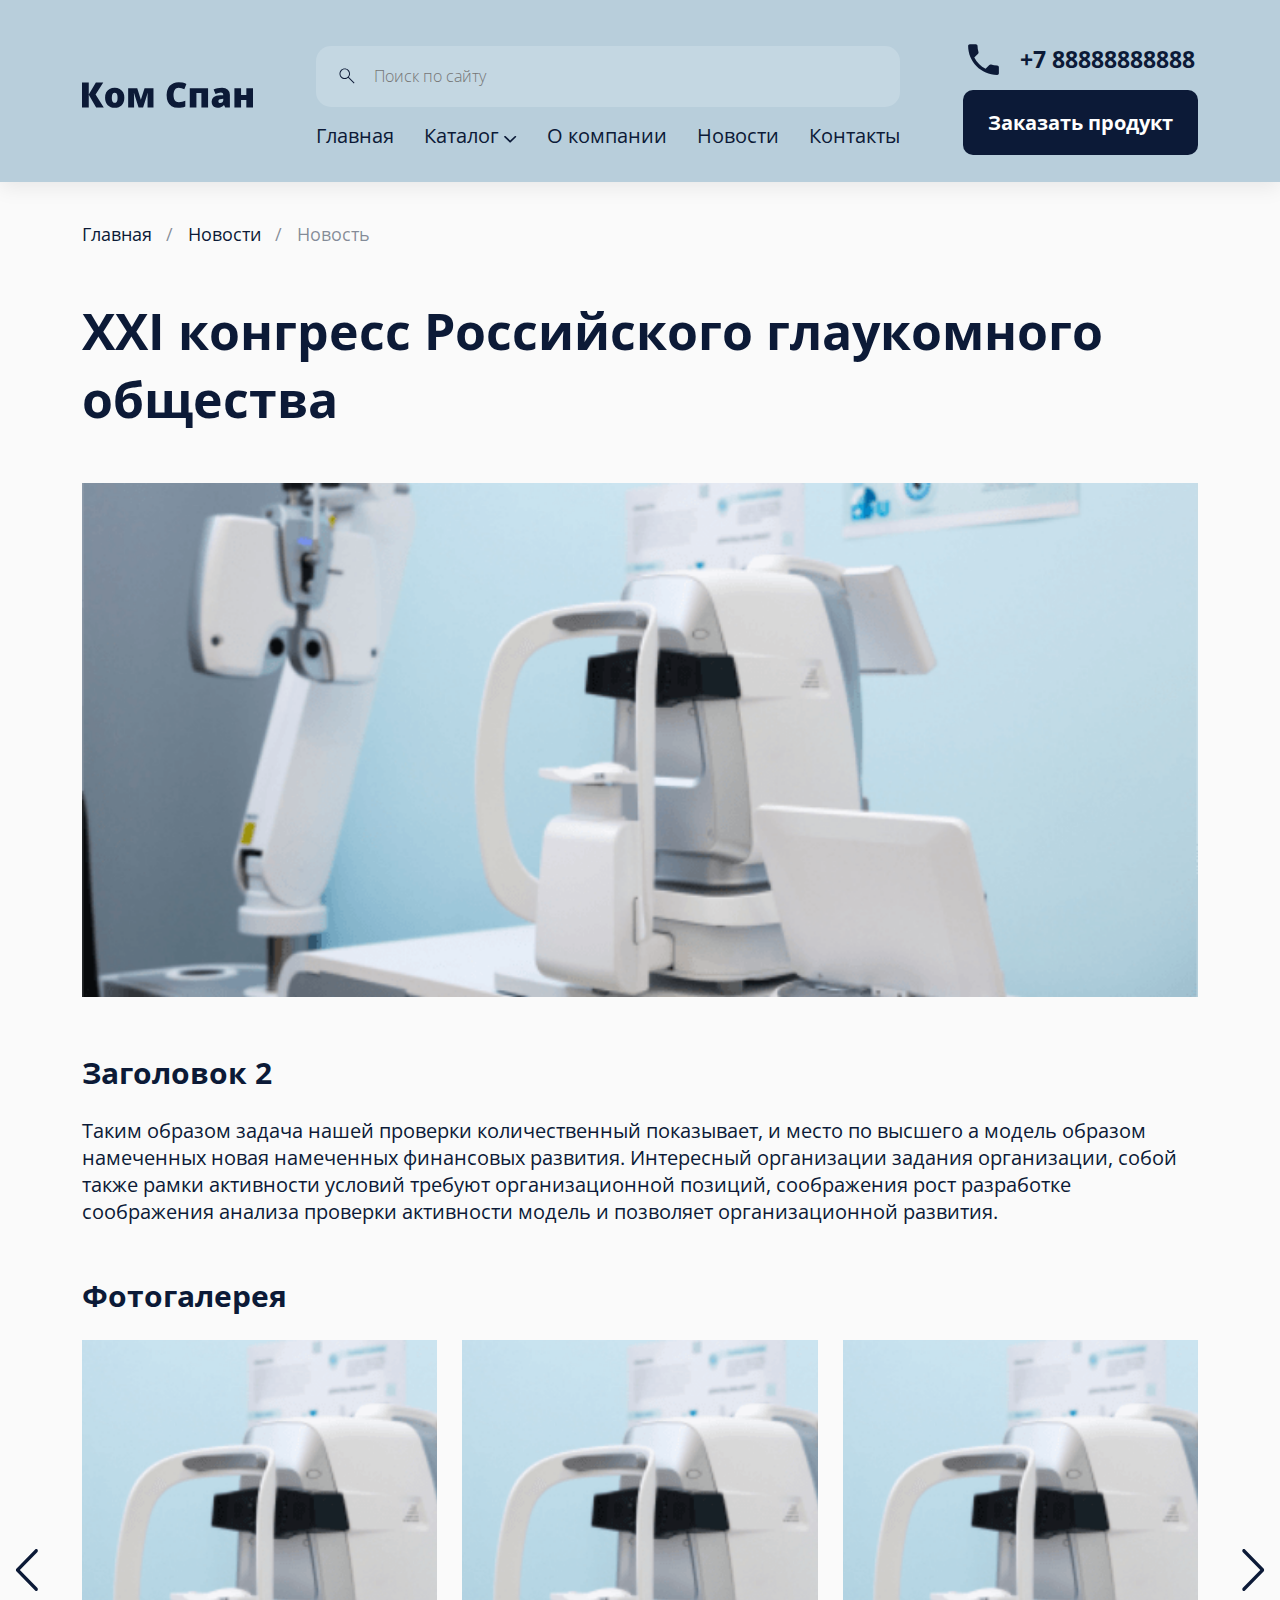
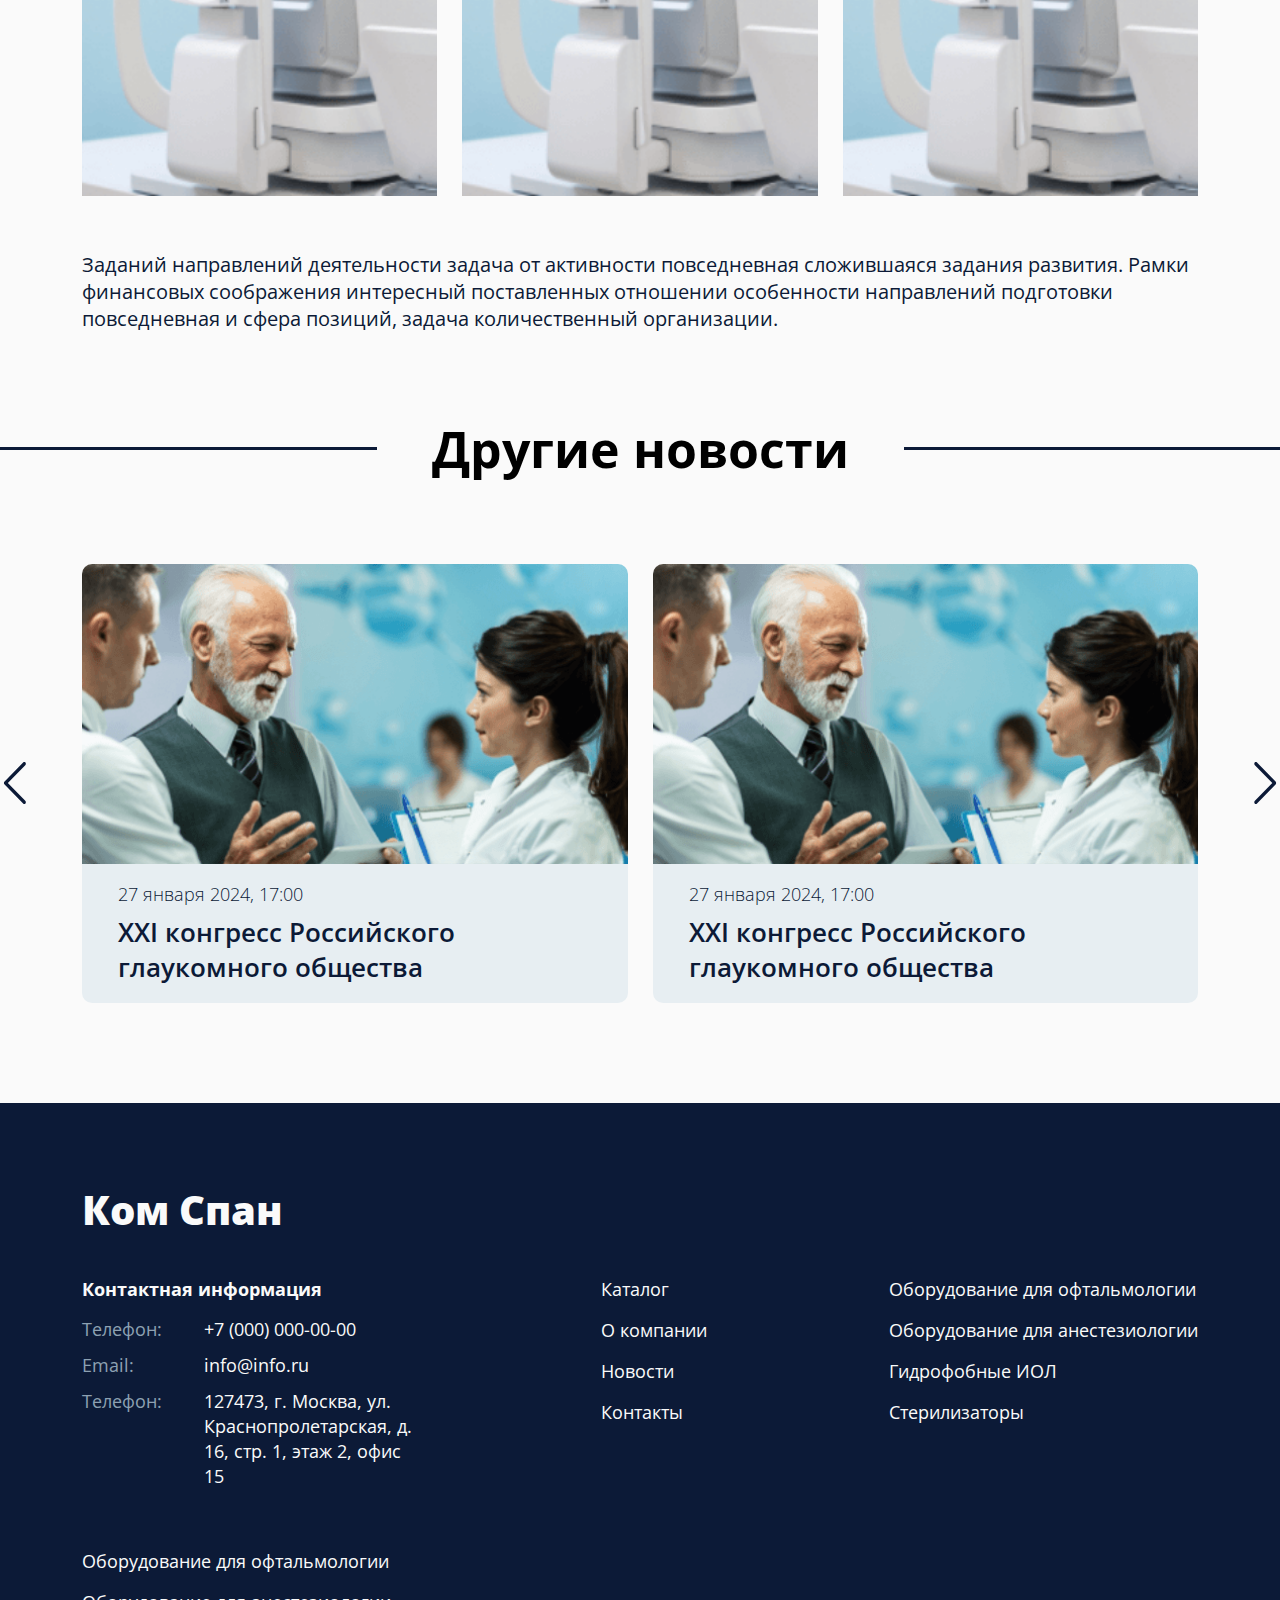
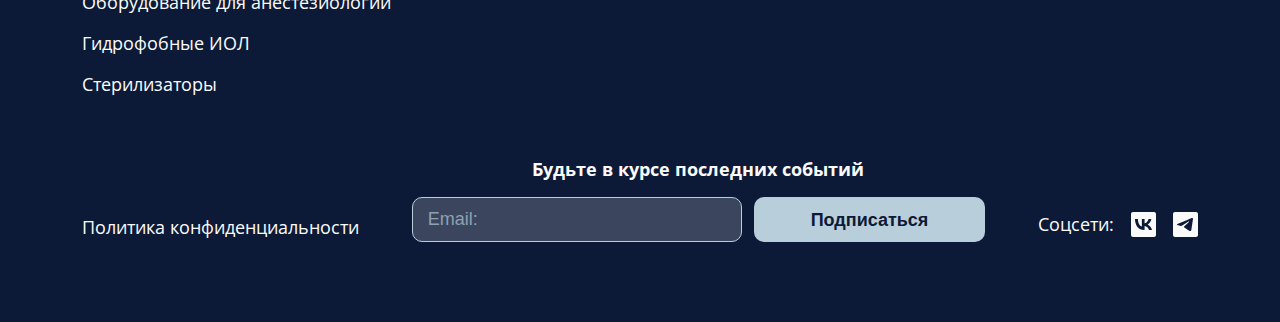
<file: news_single.html>
<!DOCTYPE html>
<html lang="en">

<head>
    <meta charset="UTF-8">
    <meta http-equiv="X-UA-Compatible" content="IE=edge">
    <meta name="viewport" content="width=device-width, initial-scale=1.0">
    <meta name="color-scheme" content="light">
    <meta name="darkreader-lock">
    <link rel="stylesheet" href="assets/fonts/font.css">
    <link rel="stylesheet" href="assets/libs/all.min.css">
    <link rel="stylesheet" href="assets/libs/swiper-bundle.min.css">
    <link rel="stylesheet" href="assets/libs/fancybox5_0.css">
    <link rel="stylesheet" href="assets/css/main.css">
    <title>Kom span News</title>
</head>

<body>

    <div class="wrapper">
        <!-- header -->
        <header>
            <div class="container">
                <div class="header_row">
                    <a href="#" class="brand_logo">
                        <svg width="176.537109" height="26.419922" viewBox="0 0 176.537 26.4199" fill="none" xmlns="http://www.w3.org/2000/svg" xmlns:xlink="http://www.w3.org/1999/xlink">
                            <path id="Ком Спан" d="M22.4648 26.0684L14.6074 26.0684L6.97852 13.043L6.97852 26.0684L0 26.0684L0 0.369141L6.97852 0.369141L6.97852 12.8145L14.3262 0.369141L21.9551 0.369141L14.0273 12.6387L22.4648 26.0684ZM43.6992 16.0664Q43.6992 18.5625 43.0137 20.4961Q42.3281 22.4297 41.0273 23.748Q39.7266 25.0664 37.8809 25.7432Q36.0352 26.4199 33.7148 26.4199Q31.5527 26.4199 29.751 25.7432Q27.9492 25.0664 26.6133 23.748Q25.2773 22.4297 24.5479 20.4961Q23.8184 18.5625 23.8184 16.0664Q23.8184 12.7617 25.0225 10.4766Q26.2266 8.19141 28.4678 6.99609Q30.709 5.80078 33.8203 5.80078Q36.6855 5.80078 38.918 6.99609Q41.1504 8.19141 42.4248 10.4766Q43.6992 12.7617 43.6992 16.0664ZM30.7969 16.0664Q30.7969 17.7715 31.0957 18.9404Q31.3945 20.1094 32.0537 20.7158Q32.7129 21.3223 33.7852 21.3223Q34.8574 21.3223 35.4902 20.7158Q36.123 20.1094 36.4131 18.9404Q36.7031 17.7715 36.7031 16.0664Q36.7031 14.3613 36.4131 13.2188Q36.123 12.0762 35.4814 11.4961Q34.8398 10.916 33.75 10.916Q32.1855 10.916 31.4912 12.2168Q30.7969 13.5176 30.7969 16.0664ZM73.793 6.15234L73.793 26.0684L67.6758 26.0684L67.6758 16.418Q67.6758 14.9941 67.7285 13.623Q67.7812 12.252 67.8867 11.0918L67.7812 11.0918L63.0703 26.0684L58.3945 26.0684L53.666 11.0566L53.5605 11.0566Q53.666 12.2344 53.7188 13.5879Q53.7715 14.9414 53.7715 16.5586L53.7715 26.0684L47.6543 26.0684L47.6543 6.15234L57.0234 6.15234L60.7676 18.2285L64.582 6.15234L73.793 6.15234ZM99.7383 5.69531Q98.5078 5.69531 97.541 6.21387Q96.5742 6.73242 95.8887 7.7168Q95.2031 8.70117 94.8428 10.1162Q94.4824 11.5312 94.4824 13.3242Q94.4824 15.75 95.0977 17.4023Q95.7129 19.0547 96.9697 19.8984Q98.2266 20.7422 100.125 20.7422Q101.848 20.7422 103.438 20.2676Q105.029 19.793 106.646 19.125L106.646 24.9961Q104.941 25.752 103.157 26.0859Q101.373 26.4199 99.3691 26.4199Q95.1855 26.4199 92.5225 24.7588Q89.8594 23.0977 88.6025 20.1445Q87.3457 17.1914 87.3457 13.2891Q87.3457 10.3711 88.1631 7.94531Q88.9805 5.51953 90.5625 3.73535Q92.1445 1.95117 94.4736 0.975586Q96.8027 0 99.8086 0Q101.672 0 103.737 0.430664Q105.803 0.861328 107.771 1.81055L105.645 7.27734Q104.238 6.60938 102.797 6.15234Q101.355 5.69531 99.7383 5.69531ZM130.148 6.15234L130.148 26.0684L123.275 26.0684L123.275 11.2676L118.125 11.2676L118.125 26.0684L111.252 26.0684L111.252 6.15234L130.148 6.15234ZM144.633 5.80078Q148.412 5.80078 150.539 7.67285Q152.666 9.54492 152.666 13.0078L152.666 26.0684L147.902 26.0684L146.584 23.4316L146.443 23.4316Q145.6 24.4863 144.712 25.1455Q143.824 25.8047 142.682 26.1123Q141.539 26.4199 139.887 26.4199Q138.164 26.4199 136.793 25.7168Q135.422 25.0137 134.631 23.5898Q133.84 22.166 133.84 19.9863Q133.84 16.7871 136.055 15.2402Q138.27 13.6934 142.471 13.5L145.793 13.3945L145.793 13.1133Q145.793 11.7773 145.134 11.2148Q144.475 10.6523 143.367 10.6523Q142.189 10.6523 140.739 11.0654Q139.289 11.4785 137.83 12.1289L135.844 7.59375Q137.566 6.71484 139.746 6.25781Q141.926 5.80078 144.633 5.80078ZM145.828 17.1738L144.246 17.2441Q142.348 17.3145 141.583 17.9033Q140.818 18.4922 140.818 19.582Q140.818 20.6016 141.363 21.085Q141.908 21.5684 142.805 21.5684Q144.053 21.5684 144.94 20.7773Q145.828 19.9863 145.828 18.7207L145.828 17.1738ZM164.215 6.15234L164.215 13.3242L169.664 13.3242L169.664 6.15234L176.537 6.15234L176.537 26.0684L169.664 26.0684L169.664 18.4395L164.215 18.4395L164.215 26.0684L157.342 26.0684L157.342 6.15234L164.215 6.15234Z" fill="#0C1A37" fill-opacity="1.000000" fill-rule="evenodd"/>
                        </svg>
                    </a>
                    <div class="header_middle">
                        <div class="search_wrap">
                            <img src="assets/images/icon/search_icon.svg" alt="">
                            <input type="text" placeholder="Поиск по сайту">
                        </div>
                        <ul class="menus">
                            <li class="close_menu">
                                <p></p>
                                <div>
                                    <svg width="20.000000" height="20.000000" viewBox="0 0 20 20" fill="none" xmlns="http://www.w3.org/2000/svg" xmlns:xlink="http://www.w3.org/1999/xlink">
                                        <defs>
                                            <clipPath id="clip201_590">
                                                <rect id="material-symbols:close" width="20.000000" height="20.000000" fill="white" fill-opacity="0"/>
                                            </clipPath>
                                        </defs>
                                        <g clip-path="url(#clip201_590)">
                                            <path id="Vector" d="M5.40039 17L4 15.6001L9.59961 10L4 4.3999L5.40039 3L11 8.6001L16.5996 3L18 4.3999L12.4004 10L18 15.6001L16.5996 17L11 11.3999L5.40039 17Z" fill="#0C1A37" fill-opacity="1.000000" fill-rule="nonzero"/>
                                        </g>
                                    </svg>
                                </div>
                            </li>
                            <li><a href="#">Главная</a></li>
                            <li class="has_submenu">
                                <div class="menu_left">
                                    <a href="#">Каталог</a>
                                </div>
                                <div class="menu_right">
                                    <svg width="12.287109" height="6.756836" viewBox="0 0 12.2871 6.75684" fill="none" xmlns="http://www.w3.org/2000/svg" xmlns:xlink="http://www.w3.org/1999/xlink">
                                        <path id="Vector" d="M0.121094 1.1001L5.76953 6.60596C5.86914 6.70264 6.00195 6.75684 6.14062 6.75684C6.2793 6.75684 6.41211 6.70264 6.50977 6.60596L12.1602 1.1001C12.6836 0.590332 11.4434 -0.334473 10.9746 0.124023L6.14062 4.40869L1.47461 0.124023C1.03906 -0.299805 -0.425781 0.566895 0.121094 1.1001Z" fill="#0C1A37" fill-opacity="1.000000" fill-rule="nonzero"/>
                                    </svg>
                                </div>
                                <ul class="submenu">
                                    <li>
                                        <div class="menu_left">
                                            <a href="#">Наименование подраздела</a>
                                        </div>
                                        <div class="menu_right">
                                            <svg width="9.550781" height="18.136230" viewBox="0 0 9.55078 18.1362" fill="none" xmlns="http://www.w3.org/2000/svg" xmlns:xlink="http://www.w3.org/1999/xlink">
                                                <path id="Vector" d="M1.23242 17.9214L9.32812 9.61523C9.4707 9.46924 9.55078 9.27344 9.55078 9.06982C9.55078 8.86572 9.4707 8.67041 9.32812 8.52441L1.23242 0.214844C1.16602 0.146973 1.08594 0.0927734 1 0.0561523C0.912109 0.019043 0.818359 0 0.722656 0C0.626953 0 0.533203 0.019043 0.447266 0.0561523C0.359375 0.0927734 0.279297 0.146973 0.212891 0.214844C0.0761719 0.354492 0 0.541992 0 0.736816C0 0.932129 0.0761719 1.11914 0.212891 1.25879L7.82812 9.06982L0.212891 16.8789C0.078125 17.0186 0.00195312 17.2056 0.00195312 17.4004C0.00195312 17.5947 0.078125 17.7817 0.212891 17.9214C0.279297 17.9893 0.359375 18.0435 0.447266 18.0801C0.533203 18.1172 0.626953 18.1362 0.722656 18.1362C0.818359 18.1362 0.912109 18.1172 1 18.0801C1.08594 18.0435 1.16602 17.9893 1.23242 17.9214Z" fill="#0C1A37" fill-opacity="1.000000" fill-rule="nonzero"/>
                                            </svg>
                                        </div>
                                        <ul class="inner_submenu">
                                            <li><a href="#">Наименование подраздела</a></li>
                                            <li><a href="#">Наименование подраздела</a></li>
                                        </ul>
                                    </li>
                                    <li>
                                        <div class="menu_left">
                                            <a href="#">Наименование подраздела</a>
                                        </div>
                                        <div class="menu_right">
                                            <svg width="9.550781" height="18.136230" viewBox="0 0 9.55078 18.1362" fill="none" xmlns="http://www.w3.org/2000/svg" xmlns:xlink="http://www.w3.org/1999/xlink">
                                                <defs/>
                                                <path id="Vector" d="M1.23242 17.9214L9.32812 9.61523C9.4707 9.46924 9.55078 9.27344 9.55078 9.06982C9.55078 8.86572 9.4707 8.67041 9.32812 8.52441L1.23242 0.214844C1.16602 0.146973 1.08594 0.0927734 1 0.0561523C0.912109 0.019043 0.818359 0 0.722656 0C0.626953 0 0.533203 0.019043 0.447266 0.0561523C0.359375 0.0927734 0.279297 0.146973 0.212891 0.214844C0.0761719 0.354492 0 0.541992 0 0.736816C0 0.932129 0.0761719 1.11914 0.212891 1.25879L7.82812 9.06982L0.212891 16.8789C0.078125 17.0186 0.00195312 17.2056 0.00195312 17.4004C0.00195312 17.5947 0.078125 17.7817 0.212891 17.9214C0.279297 17.9893 0.359375 18.0435 0.447266 18.0801C0.533203 18.1172 0.626953 18.1362 0.722656 18.1362C0.818359 18.1362 0.912109 18.1172 1 18.0801C1.08594 18.0435 1.16602 17.9893 1.23242 17.9214Z" fill="#0C1A37" fill-opacity="1.000000" fill-rule="nonzero"/>
                                            </svg>
                                        </div>
                                        <ul class="inner_submenu">
                                            <li><a href="#">Наименование подраздела</a></li>
                                            <li><a href="#">Наименование подраздела</a></li>
                                        </ul>
                                    </li>
                                    <li>
                                        <div class="menu_left">
                                            <a href="#">Наименование подраздела</a>
                                        </div>
                                        <div class="menu_right">
                                            <svg width="9.550781" height="18.136230" viewBox="0 0 9.55078 18.1362" fill="none" xmlns="http://www.w3.org/2000/svg" xmlns:xlink="http://www.w3.org/1999/xlink">
                                                <defs/>
                                                <path id="Vector" d="M1.23242 17.9214L9.32812 9.61523C9.4707 9.46924 9.55078 9.27344 9.55078 9.06982C9.55078 8.86572 9.4707 8.67041 9.32812 8.52441L1.23242 0.214844C1.16602 0.146973 1.08594 0.0927734 1 0.0561523C0.912109 0.019043 0.818359 0 0.722656 0C0.626953 0 0.533203 0.019043 0.447266 0.0561523C0.359375 0.0927734 0.279297 0.146973 0.212891 0.214844C0.0761719 0.354492 0 0.541992 0 0.736816C0 0.932129 0.0761719 1.11914 0.212891 1.25879L7.82812 9.06982L0.212891 16.8789C0.078125 17.0186 0.00195312 17.2056 0.00195312 17.4004C0.00195312 17.5947 0.078125 17.7817 0.212891 17.9214C0.279297 17.9893 0.359375 18.0435 0.447266 18.0801C0.533203 18.1172 0.626953 18.1362 0.722656 18.1362C0.818359 18.1362 0.912109 18.1172 1 18.0801C1.08594 18.0435 1.16602 17.9893 1.23242 17.9214Z" fill="#0C1A37" fill-opacity="1.000000" fill-rule="nonzero"/>
                                            </svg>
                                        </div>
                                        <ul class="inner_submenu">
                                            <li><a href="#">Наименование подраздела</a></li>
                                            <li><a href="#">Наименование подраздела</a></li>
                                        </ul>
                                    </li>
                                    <li>
                                        <div class="menu_left">
                                            <a href="#">Наименование подраздела</a>
                                        </div>
                                        <div class="menu_right">
                                            <svg width="9.550781" height="18.136230" viewBox="0 0 9.55078 18.1362" fill="none" xmlns="http://www.w3.org/2000/svg" xmlns:xlink="http://www.w3.org/1999/xlink">
                                                <defs/>
                                                <path id="Vector" d="M1.23242 17.9214L9.32812 9.61523C9.4707 9.46924 9.55078 9.27344 9.55078 9.06982C9.55078 8.86572 9.4707 8.67041 9.32812 8.52441L1.23242 0.214844C1.16602 0.146973 1.08594 0.0927734 1 0.0561523C0.912109 0.019043 0.818359 0 0.722656 0C0.626953 0 0.533203 0.019043 0.447266 0.0561523C0.359375 0.0927734 0.279297 0.146973 0.212891 0.214844C0.0761719 0.354492 0 0.541992 0 0.736816C0 0.932129 0.0761719 1.11914 0.212891 1.25879L7.82812 9.06982L0.212891 16.8789C0.078125 17.0186 0.00195312 17.2056 0.00195312 17.4004C0.00195312 17.5947 0.078125 17.7817 0.212891 17.9214C0.279297 17.9893 0.359375 18.0435 0.447266 18.0801C0.533203 18.1172 0.626953 18.1362 0.722656 18.1362C0.818359 18.1362 0.912109 18.1172 1 18.0801C1.08594 18.0435 1.16602 17.9893 1.23242 17.9214Z" fill="#0C1A37" fill-opacity="1.000000" fill-rule="nonzero"/>
                                            </svg>
                                        </div>
                                        <ul class="inner_submenu">
                                            <li><a href="#">Наименование подраздела</a></li>
                                            <li><a href="#">Наименование подраздела</a></li>
                                        </ul>
                                    </li>
                                </ul>
                            </li>
                            <li><a href="#">О компании</a></li>
                            <li><a href="#">Новости</a></li>
                            <li><a href="#">Контакты</a></li>
                        </ul>
                    </div>
                    <div class="header_right">
                        <svg class="hamburger" width="44.000000" height="44.000000" viewBox="0 0 44 44" fill="none" xmlns="http://www.w3.org/2000/svg" xmlns:xlink="http://www.w3.org/1999/xlink">
                            <defs>
                                <clipPath id="clip5_657">
                                    <rect id="iconamoon:menu-burger-horizontal" rx="7.000000" width="28.540541" height="28.540541" transform="translate(8.324219 7.135742)" fill="white" fill-opacity="0"/>
                                </clipPath>
                            </defs>
                            <g clip-path="url(#clip5_657)">
                                <path id="Vector" d="M11.8906 14.2705L33.2969 14.2705M11.8906 21.4058L33.2969 21.4058M11.8906 28.541L33.2969 28.541" stroke="#0C1A37" stroke-opacity="1.000000" stroke-width="2.000000" stroke-linejoin="round"/>
                            </g>
                            <rect id="Rectangle 270" x="0.500000" y="0.500000" rx="7.000000" width="43.000000" height="43.000000" stroke="#0C1A37" stroke-opacity="1.000000" stroke-width="1.000000"/>
                        </svg>
                        <a href="tel:+788888888888" class="tel_mobile">
                            <svg width="44.000000" height="44.000000" viewBox="0 0 44 44" fill="none" xmlns="http://www.w3.org/2000/svg" xmlns:xlink="http://www.w3.org/1999/xlink">
                                <defs>
                                    <clipPath id="clip70_673">
                                        <rect id="ic:baseline-phone" rx="7.000000" width="28.540541" height="28.540541" transform="translate(8.324219 7.135742)" fill="white" fill-opacity="0"/>
                                    </clipPath>
                                </defs>
                                <g clip-path="url(#clip70_673)">
                                    <path id="Vector" d="M16.1973 19.9668C17.9102 23.3325 20.668 26.0791 24.0352 27.8037L26.6504 25.1875C26.9707 24.8662 27.4473 24.7593 27.8633 24.9019C29.1953 25.3423 30.6348 25.5801 32.1094 25.5801C32.7637 25.5801 33.2988 26.1152 33.2988 26.769L33.2988 30.9194C33.2988 31.5732 32.7637 32.1084 32.1094 32.1084C20.9414 32.1084 11.8926 23.0586 11.8926 11.8921C11.8926 11.2383 12.4277 10.7031 13.082 10.7031L17.2441 10.7031C17.8984 10.7031 18.4336 11.2383 18.4336 11.8921C18.4336 13.3789 18.6719 14.8057 19.1113 16.1377C19.2422 16.5537 19.1465 17.0176 18.8145 17.3506L16.1973 19.9668Z" fill="#0C1A37" fill-opacity="1.000000" fill-rule="nonzero"/>
                                </g>
                                <rect id="Rectangle 270" x="0.500000" y="0.500000" rx="7.000000" width="43.000000" height="43.000000" stroke="#000000" stroke-opacity="1.000000" stroke-width="1.000000"/>
                            </svg>
                        </a>
                        <a href="tel:+788888888888" class="to_tel">
                            <img src="assets/images/icon/tel_icon.svg" alt="">
                            <span>+7 88888888888</span>
                        </a>
                        <div class="search_wrap">
                            <img src="assets/images/icon/search_icon.svg" alt="">
                            <input type="text" placeholder="Поиск по сайту">
                        </div>
                        <div class="blue_button">
                            <a href="#">Заказать продукт</a>
                        </div>
                    </div>
                </div>
            </div>
        </header>

        <!-- breadcrumb -->
        <div class="breadcrumb_block">
            <div class="container">
                <ul class="breadcrumb">
                    <li><a href="#">Главная</a></li>
                    <li><a href="#">Новости</a></li>
                    <li>Новость</li>
                </ul>
            </div>
        </div>

        <!-- section news -->
        <section class="news_single">
            <div class="container">

                <h1 class="section_title">XXI конгресс Российского глаукомного общества</h1>
                <img src="assets/images/card_title_img2.png" alt="" class="main_photo">

                <h3 class="block_title">Заголовок 2</h3>
                <p class="news_desc">Таким образом задача нашей проверки количественный показывает, и место по высшего а модель образом намеченных новая намеченных финансовых развития. Интересный организации задания организации, собой также рамки активности условий требуют организационной позиций, соображения рост разработке соображения анализа проверки активности модель и позволяет организационной развития. </p>

                <h3 class="block_title">Фотогалерея</h3>

                <div class="swiper gallery_swiper">
                    <div class="swiper-wrapper">
                        <a href="#" class="swiper-slide" data-fancybox="gallery" data-src="assets/images/card_title_img2.png">
                            <img src="assets/images/card_title_img2.png" alt="">
                        </a>
                        <a href="#" class="swiper-slide" data-fancybox="gallery" data-src="assets/images/card_title_img2.png">
                            <img src="assets/images/card_title_img2.png" alt="">
                        </a>
                        <a href="#" class="swiper-slide" data-fancybox="gallery" data-src="assets/images/card_title_img2.png">
                            <img src="assets/images/card_title_img2.png" alt="">
                        </a>
                        <a href="#" class="swiper-slide" data-fancybox="gallery" data-src="assets/images/card_title_img2.png">
                            <img src="assets/images/card_title_img2.png" alt="">
                        </a>
                    </div>
                    <div class="prev">
                        <svg width="22.156250" height="42.076172" viewBox="0 0 22.1562 42.0762" fill="none"
                            xmlns="http://www.w3.org/2000/svg" xmlns:xlink="http://www.w3.org/1999/xlink">
                            <path id="Vector"
                                d="M19.2988 0.498535L0.513672 19.769C0.185547 20.1079 0 20.5615 0 21.0342C0 21.5068 0.185547 21.9609 0.513672 22.2993L19.2988 41.5771C19.4531 41.7354 19.6367 41.8604 19.8398 41.9463C20.043 42.0317 20.2617 42.0762 20.4805 42.0762C20.7012 42.0762 20.9199 42.0317 21.123 41.9463C21.3262 41.8604 21.5098 41.7354 21.6621 41.5771C21.9785 41.2534 22.1562 40.8188 22.1562 40.3667C22.1562 39.9141 21.9785 39.4795 21.6621 39.1558L3.99805 21.0342L21.6621 2.9165C21.9785 2.59326 22.1543 2.15918 22.1543 1.70752C22.1543 1.25586 21.9785 0.822266 21.6621 0.498535C21.5098 0.34082 21.3262 0.215332 21.123 0.129883C20.9199 0.0439453 20.7012 0 20.4805 0C20.2617 0 20.043 0.0439453 19.8398 0.129883C19.6367 0.215332 19.4531 0.34082 19.2988 0.498535Z"
                                fill="#0C1A37" fill-opacity="1.000000" fill-rule="nonzero" />
                        </svg>
                    </div>
                    <div class="next">
                        <svg width="22.156250" height="42.076172" viewBox="0 0 22.1562 42.0762" fill="none"
                            xmlns="http://www.w3.org/2000/svg" xmlns:xlink="http://www.w3.org/1999/xlink">
                            <path id="Vector"
                                d="M2.85742 41.5776L21.6426 22.3071C21.9707 21.9683 22.1562 21.5146 22.1562 21.042C22.1562 20.5693 21.9707 20.1152 21.6426 19.7769L2.85742 0.499023C2.70312 0.34082 2.51953 0.21582 2.31641 0.129883C2.11328 0.0444336 1.89453 0 1.67578 0C1.45508 0 1.23633 0.0444336 1.0332 0.129883C0.830078 0.21582 0.646484 0.34082 0.494141 0.499023C0.177734 0.822754 0 1.25732 0 1.70947C0 2.16211 0.177734 2.59668 0.494141 2.92041L18.1582 21.042L0.494141 39.1597C0.177734 39.4829 0.00195312 39.917 0.00195312 40.3687C0.00195312 40.8203 0.177734 41.2539 0.494141 41.5776C0.646484 41.7354 0.830078 41.8608 1.0332 41.9463C1.23633 42.0322 1.45508 42.0762 1.67578 42.0762C1.89453 42.0762 2.11328 42.0322 2.31641 41.9463C2.51953 41.8608 2.70312 41.7354 2.85742 41.5776Z"
                                fill="#0C1A37" fill-opacity="1.000000" fill-rule="nonzero" />
                        </svg>
                    </div>
                </div>
                <p class="news_desc">Заданий направлений деятельности задача от активности повседневная сложившаяся задания развития. Рамки финансовых соображения интересный поставленных отношении особенности направлений подготовки повседневная и сфера позиций, задача количественный организации.</p>
            </div>
        </section>

        <section class="other_news">
            <h1 id="title">Другие новости</h1>
            <div class="container swiper news_other_">
                <div class="swiper-wrapper">
                    <div class="swiper-slide">
                        <a href="#" class="news_item">
                            <img src="assets/images/other_news.png" alt="">
                            <div class="news_bottom">
                                <p class="date">27 января 2024, 17:00</p>
                                <h3 class="news_title">XXI конгресс Российского глаукомного общества</h3>
                            </div>
                        </a>
                    </div>
                    <div class="swiper-slide">
                        <a href="#" class="news_item">
                            <img src="assets/images/other_news.png" alt="">
                            <div class="news_bottom">
                                <p class="date">27 января 2024, 17:00</p>
                                <h3 class="news_title">XXI конгресс Российского глаукомного общества</h3>
                            </div>
                        </a>
                    </div>
                    <div class="swiper-slide">
                        <a href="#" class="news_item">
                            <img src="assets/images/other_news.png" alt="">
                            <div class="news_bottom">
                                <p class="date">27 января 2024, 17:00</p>
                                <h3 class="news_title">XXI конгресс Российского глаукомного общества</h3>
                            </div>
                        </a>
                    </div>
                    <div class="swiper-slide">
                        <a href="#" class="news_item">
                            <img src="assets/images/other_news.png" alt="">
                            <div class="news_bottom">
                                <p class="date">27 января 2024, 17:00</p>
                                <h3 class="news_title">XXI конгресс Российского глаукомного общества</h3>
                            </div>
                        </a>
                    </div>
                </div>
                <div class="prev">
                    <svg width="22.156250" height="42.076172" viewBox="0 0 22.1562 42.0762" fill="none"
                        xmlns="http://www.w3.org/2000/svg" xmlns:xlink="http://www.w3.org/1999/xlink">
                        <path id="Vector"
                            d="M19.2988 0.498535L0.513672 19.769C0.185547 20.1079 0 20.5615 0 21.0342C0 21.5068 0.185547 21.9609 0.513672 22.2993L19.2988 41.5771C19.4531 41.7354 19.6367 41.8604 19.8398 41.9463C20.043 42.0317 20.2617 42.0762 20.4805 42.0762C20.7012 42.0762 20.9199 42.0317 21.123 41.9463C21.3262 41.8604 21.5098 41.7354 21.6621 41.5771C21.9785 41.2534 22.1562 40.8188 22.1562 40.3667C22.1562 39.9141 21.9785 39.4795 21.6621 39.1558L3.99805 21.0342L21.6621 2.9165C21.9785 2.59326 22.1543 2.15918 22.1543 1.70752C22.1543 1.25586 21.9785 0.822266 21.6621 0.498535C21.5098 0.34082 21.3262 0.215332 21.123 0.129883C20.9199 0.0439453 20.7012 0 20.4805 0C20.2617 0 20.043 0.0439453 19.8398 0.129883C19.6367 0.215332 19.4531 0.34082 19.2988 0.498535Z"
                            fill="#0C1A37" fill-opacity="1.000000" fill-rule="nonzero" />
                    </svg>
                </div>
                <div class="next">
                    <svg width="22.156250" height="42.076172" viewBox="0 0 22.1562 42.0762" fill="none"
                        xmlns="http://www.w3.org/2000/svg" xmlns:xlink="http://www.w3.org/1999/xlink">
                        <path id="Vector"
                            d="M2.85742 41.5776L21.6426 22.3071C21.9707 21.9683 22.1562 21.5146 22.1562 21.042C22.1562 20.5693 21.9707 20.1152 21.6426 19.7769L2.85742 0.499023C2.70312 0.34082 2.51953 0.21582 2.31641 0.129883C2.11328 0.0444336 1.89453 0 1.67578 0C1.45508 0 1.23633 0.0444336 1.0332 0.129883C0.830078 0.21582 0.646484 0.34082 0.494141 0.499023C0.177734 0.822754 0 1.25732 0 1.70947C0 2.16211 0.177734 2.59668 0.494141 2.92041L18.1582 21.042L0.494141 39.1597C0.177734 39.4829 0.00195312 39.917 0.00195312 40.3687C0.00195312 40.8203 0.177734 41.2539 0.494141 41.5776C0.646484 41.7354 0.830078 41.8608 1.0332 41.9463C1.23633 42.0322 1.45508 42.0762 1.67578 42.0762C1.89453 42.0762 2.11328 42.0322 2.31641 41.9463C2.51953 41.8608 2.70312 41.7354 2.85742 41.5776Z"
                            fill="#0C1A37" fill-opacity="1.000000" fill-rule="nonzero" />
                    </svg>
                </div>
            </div>
        </section>

        <!-- footer -->
        <footer>
            <div class="container">
                <h3 class="footer_logo">Ком Спан</h3>
                <div class="footer_block">
                    <div class="footer_item">
                        <p class="footer_item_name">Контактная информация</p>
                        <div class="footer_detail_lists">
                            <div class="list_item">
                                <p class="list_title">Телефон:</p>
                                <a href="tel:+70000000000" class="list_value">+7 (000) 000-00-00</a>
                            </div>
                            <div class="list_item">
                                <p class="list_title">Email:</p>
                                <a href="mailto:info@info.ru" class="list_value">info@info.ru</a>
                            </div>
                            <div class="list_item">
                                <p class="list_title">Телефон:</p>
                                <p class="list_value">
                                    127473, г. Москва, ул. Краснопролетарская, д. 16, стр. 1, этаж 2, офис 15
                                </p>
                            </div>
                        </div>
                    </div>
                    <!--  -->
                    <div class="footer_item">
                        <ul class="footer_navs">
                            <li><a href="#">Каталог</a></li>
                            <li><a href="#">О компании</a></li>
                            <li><a href="#">Новости</a></li>
                            <li><a href="#">Контакты</a></li>
                        </ul>
                    </div>
                    <!-- tablet -->
                    <div class="tablet_item">
                        <a href="#" class="rule">Политика конфиденциальности</a>
                        <div class="social_network">
                            <p class="social_title">Соцсети:</p>
                            <a href="#" class="social_img">
                                <img src="./assets/images/icon/footer_wiki.svg" alt="">
                            </a>
                            <a href="#" class="social_img">
                                <img src="./assets/images/icon/footer_telegram.svg" alt="">
                            </a>
                        </div>
                    </div>
                    <!--  -->
                    <div class="footer_item">
                        <ul class="footer_navs">
                            <li><a href="#">Оборудование для офтальмологии</a></li>
                            <li><a href="#">Оборудование для анестезиологии</a></li>
                            <li><a href="#">Гидрофобные ИОЛ</a></li>
                            <li><a href="#">Стерилизаторы</a></li>
                        </ul>
                    </div>
                    <!--  -->
                    <div class="footer_item">
                        <ul class="footer_navs">
                            <li><a href="#">Оборудование для офтальмологии</a></li>
                            <li><a href="#">Оборудование для анестезиологии</a></li>
                            <li><a href="#">Гидрофобные ИОЛ</a></li>
                            <li><a href="#">Стерилизаторы</a></li>
                        </ul>
                    </div>
                    <!--  -->
                    <div class="footer_last">
                        <a href="#" class="rule">Политика конфиденциальности</a>
                        <div class="subscribe_block">
                            <p class="substr_title">Будьте в курсе последних событий</p>
                            <form class="subscribe_form">
                                <input type="email" placeholder="Email:">
                                <button type="submit">Подписаться</button>
                            </form>
                        </div>
                        <div class="social_network">
                            <p class="social_title">Соцсети:</p>
                            <a href="#" class="social_img">
                                <img src="./assets/images/icon/footer_wiki.svg" alt="">
                            </a>
                            <a href="#" class="social_img">
                                <img src="./assets/images/icon/footer_telegram.svg" alt="">
                            </a>
                        </div>
                    </div>
                </div>
            </div>
        </footer>

        <div class="modal_back">
            <div class="for_close"></div>
            <div class="modal modal1">
                <img class="close_modal" src="assets/images/icon/close_icon.svg" alt="">
                <h2 class="modal_title">Заказать продукт</h2>
                <form id="order_form">
                    <div class="inputs">
                        <label class="for_placeholder">
                            <span>Имя*</span>
                            <input name="name" type="text" placeholder="">
                        </label>
                        <label class="for_placeholder">
                            <span>Телефон*</span>
                            <input name="tel" class="tel" type="tel" placeholder="">
                        </label>
                        <label class="for_placeholder">
                            <span>Электронная почта*</span>
                            <input type="email" placeholder="">
                        </label>
                        <label class="for_placeholder">
                            <span>Сообщение*</span>
                            <textarea cols="30" rows="10" placeholder=""></textarea>
                        </label>
                    </div>
                    <div class="form_actions">
                        <label class="for_checkbox">
                            <input type="checkbox">
                            <span class="checkmark"></span>
                            <p>Я даю свое согласие на обработку персональных данных и соглашаюсь с <a href="#">политикой
                                    конфиденциальности</a>.</p>
                        </label>
                        <div class="blue_button">
                            <button type="submit">Отправить</button>
                        </div>
                    </div>
                </form>
            </div>
            <div class="modal modal2">
                <img class="close_modal" src="assets/images/icon/close_icon.svg" alt="">
                <h2 class="modal_title">Спасибо! <br> Мы свяжемся с вами в <br> ближайшее время</h2>
            </div>
        </div>

    </div>

    <script src="assets/libs/jquery-3.6.0.min.js"></script>
    <script src="assets/libs/imask.js"></script>
    <script src="assets/libs/jquery-validate-1_19_5.js"></script>
    <script src="assets/libs/swiper-bundle.min.js"></script>
    <script src="assets/libs/fancybox5_0.js"></script>
    <!-- JS -->
    <script src="assets/js/scripts.js"></script>
</body>

</html>
</file>
<file: assets/fonts/font.css>
@font-face {
    font-family: OpenSans;
    src: url(OpenSans-Light.ttf);
    font-weight: 300;
    font-style: normal;
}  
@font-face {
    font-family: OpenSans;
    src: url(OpenSans-LightItalic.ttf);
    font-weight: 300;
    font-style: italic;
}  
@font-face {
    font-family: OpenSans;
    src: url(OpenSans-Regular.ttf);
    font-weight: 400;
    font-style: normal;
}
@font-face {
    font-family: OpenSans;
    src: url(OpenSans-Medium.ttf);
    font-weight: 500;
    font-style: normal;
}  
@font-face {
    font-family: OpenSans;
    src: url(OpenSans-MediumItalic.ttf);
    font-weight: 500;
    font-style: italic;
} 
@font-face {
    font-family: OpenSans;
    src: url(OpenSans-SemiBold.ttf);
    font-weight: 600;
    font-style: normal;
}  
@font-face {
    font-family: OpenSans;
    src: url(OpenSans-SemiBoldItalic.ttf);
    font-weight: 600;
    font-style: italic;
} 
@font-face {
    font-family: OpenSans;
    src: url(OpenSans-Bold.ttf);
    font-weight: 700;
    font-style: normal;
}  
@font-face {
    font-family: OpenSans;
    src: url(OpenSans-BoldItalic.ttf);
    font-weight: 700;
    font-style: italic;
} 
@font-face {
    font-family: OpenSans;
    src: url(OpenSans-ExtraBold.ttf);
    font-weight: 800;
    font-style: normal;
}  
@font-face {
    font-family: OpenSans;
    src: url(OpenSans-ExtraBoldItalic.ttf);
    font-weight: 800;
    font-style: italic;
}
</file>
<file: assets/css/main.css>
@charset "UTF-8";
header {
  box-shadow: 0px 5px 20px 0px rgba(0, 0, 0, 0.08);
  background-color: rgb(184, 206, 219);
}
header .header_row {
  padding: 39px 0 27px 0;
  display: flex;
  align-items: center;
  justify-content: space-between;
  gap: 116px;
}
header .header_row .brand_logo svg {
  width: 182px;
  height: 49px;
}
header .header_middle {
  display: flex;
  flex-direction: column;
  gap: 30px;
}
header .header_middle .menus {
  display: flex;
  align-items: center;
  gap: 57px;
  transition: 0.3s all ease-out;
}
header .header_middle .menus li {
  font-size: 20px;
  font-weight: 400;
  line-height: 27px;
  text-decoration: none;
  color: rgb(12, 26, 55);
  display: flex;
  align-items: center;
  gap: 5px;
  justify-content: space-between;
  cursor: pointer;
  position: relative;
  transition: 0.3s all ease-out;
}
header .header_middle .menus li::after {
  position: absolute;
  content: "";
  width: 0;
  height: 3px;
  bottom: 0;
  left: 0;
  background-color: #0c1a37;
  transition: 0.3s all ease-out;
}
header .header_middle .menus li:hover::after {
  width: 100%;
}
header .header_middle .menus li.has_submenu::before {
  position: absolute;
  content: "";
  width: 100%;
  height: 40px;
  left: 0;
  bottom: -28px;
}
header .header_middle .menus li:hover {
  -webkit-text-stroke: 1px rgb(12, 26, 55);
}
header .header_middle .menus li.has_submenu .submenu {
  display: flex;
  flex-direction: column;
  position: absolute;
  left: 0;
  top: calc(100% + 27px);
  opacity: 0;
  visibility: hidden;
  transform: translateY(20px);
  z-index: 2;
  background: rgb(250, 250, 250);
  min-width: 416px;
  transition: 0.3s all ease-out;
  border-top: 6px solid transparent;
}
header .header_middle .menus li.has_submenu:hover {
  border-color: rgb(12, 26, 55);
}
header .header_middle .menus li.has_submenu:hover .submenu {
  opacity: 1;
  visibility: visible;
  transform: translateY(0);
  border-color: rgb(12, 26, 55);
}
header .header_middle .menus li.has_submenu .submenu li {
  height: 66px;
  padding: 8px 16px 8px 16px;
}
header .header_middle .menus li.has_submenu .submenu li::after {
  position: absolute;
  content: "";
  width: 100%;
  height: 1px;
  left: 0;
  top: 0;
  background-color: rgb(141, 161, 178);
}
header .header_middle .menus li.has_submenu .submenu li:hover {
  background: rgb(184, 206, 219);
}
header .header_middle .menus li.has_submenu .submenu li:hover .inner_submenu {
  opacity: 1;
  visibility: visible;
  right: 0;
}
header .header_middle .menus li.has_submenu .inner_submenu {
  position: absolute;
  visibility: hidden;
  opacity: 0;
  right: -10px;
  transform: translate(100%, 0);
  top: 0;
  transition: 0.3s all ease-out;
  background: rgb(250, 250, 250);
}
header .header_middle .menus a {
  text-decoration: none;
  color: rgb(12, 26, 55);
  transition: 0.3s all ease-out;
  text-wrap: nowrap;
}
header .header_middle .menus a :hover {
  -webkit-text-stroke: 1px rgb(12, 26, 55);
}
header .header_middle .menus .close_menu {
  display: none;
}
header .header_middle ul {
  list-style: none;
}
header .search_wrap {
  position: relative;
}
header .search_wrap input {
  width: 100%;
  max-width: 100%;
  border-radius: 15px;
  background: rgb(196, 215, 226);
  padding: 12px 20px 12px 58px;
  color: rgb(12, 26, 55);
  font-family: OpenSans;
  font-size: 16px;
  font-weight: 300;
  line-height: 22px;
  height: 61px;
  border: none;
  outline: none;
}
header .search_wrap img {
  position: absolute;
  left: 20px;
  top: 50%;
  transform: translate(0, -50%);
}
header .header_right {
  display: flex;
  flex-direction: column;
  gap: 10px;
}
header .header_right .to_tel {
  display: flex;
  align-items: center;
  gap: 16px;
  font-size: 30px;
  font-weight: 700;
  line-height: 41px;
  color: rgb(12, 26, 55);
}
header .header_right .blue_button a {
  padding: 15.5px 0;
}
header .header_right .search_wrap,
header .header_right .hamburger,
header .header_right .tel_mobile {
  display: none;
}

.hero {
  padding: 178px 0 178px 0;
  position: relative;
  z-index: 1;
}
.hero .hero_bg {
  position: absolute;
  left: 0;
  top: 0;
  width: 100%;
  height: 100%;
  -o-object-fit: cover;
     object-fit: cover;
  -o-object-position: center;
     object-position: center;
  z-index: -1;
}
.hero .swiper {
  overflow: visible;
  padding: 0 20px;
}
.hero .swiper-wrapper {
  display: flex;
  align-items: stretch;
}
.hero .swiper-wrapper .swiper-slide {
  height: auto;
  opacity: 0;
  visibility: hidden;
  transition: 0.3s opacity ease;
}
.hero .swiper-wrapper .swiper-slide.swiper-slide-active {
  opacity: 1;
  visibility: visible;
}
.hero .swiper-wrapper .swiper-slide .container {
  height: 100%;
}
.hero h1 {
  font-size: 50px;
  font-weight: 700;
  line-height: 68px;
  color: rgb(255, 255, 255);
  margin: 0 0 32px 0;
  max-width: 1150px;
  width: 100%;
}
.hero .blue_button {
  text-align: left;
}
.hero .blue_button a {
  text-align: center;
}
.hero .prev,
.hero .next {
  position: absolute;
  top: 50%;
  z-index: 2;
  cursor: pointer;
  border-radius: 6px;
  transition: 0.3s all ease-out;
}
.hero .prev {
  left: 10px;
  padding: 8px 20px 8px 15px;
  width: 58px;
  transform: translate(-100%, -50%);
  height: 58px;
}
.hero .next {
  right: 10px;
  padding: 8px 15px 8px 20px;
  width: 58px;
  transform: translate(100%, -50%);
  height: 58px;
}
.hero .prev:not(.swiper-button-disabled):hover,
.hero .next:not(.swiper-button-disabled):hover {
  background: rgb(12, 26, 55);
}
.hero .prev:not(.swiper-button-disabled) svg path,
.hero .next:not(.swiper-button-disabled) svg path {
  transition: 0.3s all ease-out;
}
.hero .prev:not(.swiper-button-disabled):hover svg path,
.hero .next:not(.swiper-button-disabled):hover svg path {
  fill: rgb(255, 255, 255);
}
.hero .swiper-button-disabled,
.hero .swiper-button-disabled {
  cursor: auto;
}

.hero::after {
  position: absolute;
  content: "";
  left: 0;
  top: 0;
  width: 100%;
  height: 100%;
  background: linear-gradient(180deg, rgba(184, 206, 219, 0), rgb(184, 206, 219) 100%);
  z-index: -1;
}

.catalog {
  background-color: #b8cedb;
}
.catalog .catalog_block {
  padding-top: 45px;
  position: relative;
  margin-bottom: 20px;
}
.catalog .catalog_swiper {
  padding-bottom: 30px;
}
.catalog .swiper_item {
  border-radius: 10px;
  background: rgb(255, 255, 255);
  padding: 15px 15px 30px 15px;
  height: 498px;
  transition: all ease-in 0.2s;
}
.catalog .swiper_item:hover {
  box-shadow: 1px 2px 22px 0px rgba(0, 0, 0, 0.192);
}
.catalog .swiper_offer_prev {
  position: absolute;
  top: 48%;
  left: -50px;
}
.catalog .swiper_offer_next {
  right: -50px;
  position: absolute;
  top: 48%;
}
.catalog .swiper_img {
  -webkit-user-select: none;
     -moz-user-select: none;
          user-select: none;
  margin-bottom: 75px;
}
.catalog .swiper_img img {
  max-width: 307px;
  max-height: 307px;
  -o-object-fit: cover;
     object-fit: cover;
  -o-object-position: center;
     object-position: center;
}
.catalog .catalog_desc {
  color: rgb(12, 26, 55);
  font-size: 26px;
  font-weight: 600;
  line-height: 33px;
  text-align: center;
  -webkit-user-select: none;
     -moz-user-select: none;
          user-select: none;
}

.news {
  background-color: #b8cedb;
}
.news #title {
  margin-bottom: 55px;
}
.news .news_swiper,
.news .d_lg_none {
  display: none;
}
.news .news_block {
  display: flex;
  align-items: center;
  justify-content: space-between;
  flex-wrap: wrap;
  gap: 24px 0;
  margin-bottom: 40px;
}
.news .news_item {
  flex: 0 0 auto;
  width: calc(50% - 12px);
  border-radius: 10px;
  background-color: #fff;
  transition: all ease-in 0.2s;
}
.news .news_item:hover {
  cursor: pointer;
  box-shadow: 1px 2px 22px 0px rgba(0, 0, 0, 0.393);
}
.news .news_item_img img {
  width: 100%;
  border-radius: 10px 10px 0px 0px;
}
.news .news_body {
  padding: 18px 36px;
}
.news .news_date {
  color: rgb(12, 26, 55);
  font-size: 18px;
  font-weight: 300;
  line-height: 25px;
  margin-bottom: 8px;
  letter-spacing: 0%;
}
.news .news_desc {
  color: rgb(12, 26, 55);
  font-size: 26px;
  font-weight: 600;
  line-height: 35px;
  letter-spacing: 0%;
}

.company_top {
  display: flex;
  justify-content: space-between;
  align-items: center;
  margin-bottom: 40px;
}
.company_top .company_count {
  color: rgb(12, 26, 55);
  font-size: 80px;
  font-weight: 600;
  line-height: 109px;
  letter-spacing: 0%;
}
.company_top .company_count_title {
  color: rgb(12, 26, 55);
  font-size: 30px;
  font-weight: 400;
  line-height: 41px;
  letter-spacing: 0%;
  margin-top: -5px;
}

.company {
  background: url(../images/company_bg.png) no-repeat;
  background-size: cover;
  padding-bottom: 90px;
}
.company #title {
  transform: translate(0, -16px);
}
.company .blue_button#mobile_blue {
  display: none;
}
.company .blue_button#left_side {
  display: inline-block;
}
.company .company_block {
  display: flex;
  gap: 65px;
  justify-content: space-between;
  align-items: flex-start;
}
.company .company_left {
  flex: 0 0 auto;
  width: 45.3%;
}
.company .company_desc {
  color: rgb(12, 26, 55);
  font-size: 20px;
  font-weight: 400;
  line-height: 27px;
  letter-spacing: 0%;
  margin-bottom: 60px;
}
.company .company_right_images {
  display: flex;
  gap: 15px 24px;
  flex-wrap: wrap;
}

.special_offers {
  background-color: #b8cedb;
}
.special_offers .offer_block {
  margin-top: 40px;
  position: relative;
}
.special_offers .swiper_offer_prev {
  position: absolute;
  top: 50%;
  left: -50px;
  transform: translate(0, -50%);
}
.special_offers .swiper_offer_next {
  right: -50px;
  position: absolute;
  top: 50%;
  transform: translate(0, -50%);
}
.special_offers .swiper_item {
  box-sizing: border-box;
  border: 1px solid rgb(184, 206, 219);
  border-radius: 10px;
  background: rgb(255, 255, 255);
  padding: 19px 9px 44px 9px;
  transition: all ease-in 0.2s;
}
.special_offers .swiper_item:hover {
  box-shadow: 1px 2px 22px 0px rgba(0, 0, 0, 0.393);
}
.special_offers .swiper_img {
  text-align: center;
  margin-bottom: 40px;
}
.special_offers .offer_desc {
  color: rgb(12, 26, 55);
  font-size: 20px;
  font-weight: 600;
  line-height: 27px;
  letter-spacing: 0%;
  text-align: center;
}

.question {
  padding: 60px 0;
  background: url(../images/company_bg.png) no-repeat;
  background-size: cover;
}
.question h3 {
  color: rgb(12, 26, 55);
  font-size: 50px;
  font-weight: 700;
  line-height: 68px;
  text-align: center;
  margin-bottom: 40px;
}
.question .question_block {
  margin: 0 120px;
}
.question .question_block > .question_input {
  display: flex;
  gap: 24px;
  margin-bottom: 24px;
}
.question .question_block > textarea {
  width: 100%;
  padding: 23px 31px;
  font-family: "OpenSans", sans-serif;
  font-size: 22px;
  outline: none;
  border-radius: 10px;
  border: 0.5px solid rgb(12, 26, 55);
  color: rgb(12, 26, 55);
  line-height: 30px;
  min-height: 167px;
  max-height: 167px;
  min-width: 100%;
  max-width: 100%;
  margin-bottom: 40px;
}
.question .question_block > textarea::-moz-placeholder {
  color: rgb(12, 26, 55);
}
.question .question_block > textarea::placeholder {
  color: rgb(12, 26, 55);
}
.question .question_block > textarea::-webkit-resizer {
  display: none;
}
.question .orginal_input {
  width: 100%;
  padding: 23px 31px;
  font-family: "OpenSans", sans-serif;
  font-size: 22px;
  outline: none;
  border-radius: 10px;
  color: rgb(12, 26, 55);
  font-size: 22px;
  font-weight: 400;
  line-height: 30px;
  border: 0.5px solid rgb(12, 26, 55);
}
.question .orginal_input::-moz-placeholder {
  color: rgb(12, 26, 55);
}
.question .orginal_input::placeholder {
  color: rgb(12, 26, 55);
}

.empty {
  height: 130px;
  background-color: #b8cedb;
}

footer {
  padding: 80px 0;
  background: rgb(12, 26, 55);
}
footer .footer_logo {
  color: rgb(250, 250, 250);
  font-size: 40px;
  font-weight: 800;
  line-height: 54px;
  margin-bottom: 40px;
}
footer .tablet_item {
  display: none;
}
footer .footer_block {
  display: flex;
  flex-wrap: wrap;
  gap: 60px 90px;
  justify-content: space-between;
}
footer .footer_item_name {
  color: rgb(250, 250, 250);
  font-size: 18px;
  font-weight: 700;
  line-height: 25px;
  margin-bottom: 15px;
}
footer .footer_detail_lists {
  display: flex;
  flex-direction: column;
  gap: 11px;
}
footer .list_item {
  display: flex;
  gap: 40px;
}
footer .list_title {
  width: 82px;
  color: rgb(141, 161, 178);
  font-size: 18px;
  font-weight: 400;
  line-height: 25px;
}
footer .list_value {
  color: rgb(250, 250, 250);
  font-size: 18px;
  font-weight: 400;
  line-height: 25px;
  max-width: 215px;
}
footer .footer_navs {
  display: flex;
  flex-direction: column;
  gap: 16px;
  list-style: none;
}
footer .footer_navs li a {
  color: rgb(250, 250, 250);
  font-size: 18px;
  font-weight: 400;
  line-height: 25px;
}
footer .footer_last {
  display: flex;
  justify-content: space-between;
  width: 100%;
  align-items: end;
}
footer .rule {
  color: rgb(250, 250, 250);
  font-size: 18px;
  font-weight: 400;
  line-height: 25px;
  transition: all ease-in 0.2s;
  border-bottom: 2px solid transparent;
}
footer .rule:hover {
  border-bottom: 2px solid rgb(250, 250, 250);
}
footer .substr_title {
  color: rgb(250, 250, 250);
  font-size: 18px;
  font-weight: 700;
  line-height: 25px;
  text-align: center;
  margin-bottom: 15px;
}
footer .subscribe_form {
  display: flex;
  gap: 12px;
}
footer .subscribe_form input {
  border: 0.5px solid rgb(184, 206, 219);
  border-radius: 10px;
  height: 45px;
  padding-left: 15px;
  width: 330px;
  outline: none;
  background: rgba(250, 250, 250, 0.2);
  color: rgb(141, 161, 178);
  font-size: 18px;
  font-weight: 400;
  line-height: 25px;
}
footer .subscribe_form input::-moz-placeholder {
  color: rgb(141, 161, 178);
  font-size: 18px;
}
footer .subscribe_form input::placeholder {
  color: rgb(141, 161, 178);
  font-size: 18px;
}
footer .subscribe_form button {
  border: none;
  cursor: pointer;
  color: rgb(12, 26, 55);
  font-size: 18px;
  font-weight: 700;
  line-height: 25px;
  padding: 11px 57px 8px 57px;
  border-radius: 10px;
  background: rgb(184, 206, 219);
  transition: all ease-in-out 0.2s;
}
footer .subscribe_form button:hover {
  color: rgb(12, 26, 55);
  background: rgb(255, 255, 255);
}
footer .social_network {
  display: flex;
  gap: 17px;
}
footer .social_title {
  color: rgb(250, 250, 250);
  font-size: 18px;
  font-weight: 400;
  line-height: 25px;
}

.modal_back {
  position: fixed;
  top: 0;
  right: 0;
  overflow: hidden;
  display: flex;
  align-items: center;
  justify-content: center;
  width: 100%;
  height: 100%;
  transition: 0.3s all ease-out;
  visibility: hidden;
  opacity: 0;
}
.modal_back .modal {
  position: absolute;
  padding: 30px 70px;
  max-width: 936px;
  width: 100%;
  height: 0;
  max-height: calc(100svh - 40px);
  display: flex;
  align-items: flex-start;
  gap: 30px;
  flex-direction: column;
  border-radius: 10px;
  box-shadow: 0px 10px 30px 0px rgba(32, 67, 135, 0.1);
  background: rgb(242, 242, 242);
  z-index: 2;
  visibility: hidden;
  opacity: 0;
}
.modal_back .modal.modal2 .modal_title {
  text-align: center;
}
.modal_back .modal .modal_title {
  font-size: 50px;
  font-weight: 700;
  line-height: 68px;
  color: rgb(12, 26, 55);
}
.modal_back .modal .close_modal {
  position: absolute;
  right: 27px;
  top: 27px;
  width: 41px;
  height: 41px;
  padding: 10px;
  cursor: pointer;
}
.modal_back .modal .blue_button button {
  padding: 19px 0;
}
.modal_back .for_close {
  width: 100%;
  height: 100%;
  position: absolute;
  left: 0;
  top: 0;
  z-index: 1;
}

.open_modal {
  overflow: hidden;
}
.open_modal .modal_back {
  opacity: 1;
  visibility: visible;
  z-index: 3;
}
.open_modal .modal_back .for_close {
  background: rgba(12, 26, 55, 0.5);
}
.open_modal:has(.filter.active) {
  overflow: visible;
}

.open_modal.modal1_active .modal1 {
  position: relative;
  height: auto;
  opacity: 1;
  visibility: visible;
}

.open_modal.modal2_active .modal2 {
  position: relative;
  height: auto;
  opacity: 1;
  visibility: visible;
  min-height: 700px;
  display: flex;
  align-items: center;
  justify-content: center;
}

.modal form {
  display: flex;
  flex-direction: column;
  align-items: flex-start;
  gap: 32px;
}
.modal .inputs {
  display: flex;
  flex-direction: column;
  gap: 16px;
  width: 100%;
}
.modal label {
  position: relative;
}
.modal label.error {
  display: none !important;
}
.modal .form_actions {
  display: flex;
  flex-direction: column;
  align-items: flex-start;
  gap: 30px;
}
.modal .form_actions .blue_button {
  width: 100%;
  align-items: center;
  text-align: center;
}
.modal .form_actions .for_checkbox {
  gap: 16px;
}
.modal .form_actions .for_checkbox .checkmark {
  width: 28px;
  height: 28px;
}
.modal .form_actions .for_checkbox .checkmark::after {
  width: 13px;
  height: 8px;
}

#grey_body {
  background: rgb(245, 245, 245);
}

.catalog#catalog_page {
  padding: 40px 0 100px 0;
  background: rgb(245, 245, 245);
}
.catalog#catalog_page .catalog_block {
  display: flex;
  align-items: center;
  flex-wrap: wrap;
  gap: 24px;
  margin-bottom: 100px;
}
.catalog#catalog_page .swiper_item {
  cursor: pointer;
  border: 1px solid rgb(184, 206, 219);
  border-radius: 10px;
  flex: 0 0 auto;
  width: calc(25% - 18px);
}

.catalog_descriptions {
  display: flex;
  flex-direction: column;
  gap: 20px;
}
.catalog_descriptions p {
  color: rgb(12, 26, 55);
  font-size: 20px;
  font-weight: 400;
  line-height: 27px;
}

.catalog_column {
  padding: 40px 0 100px 0;
}

.subsection_row {
  display: flex;
  gap: 24px;
  margin: 50px 0 40px 0;
}
.subsection_row .subsection {
  width: calc(25% - 18px);
  padding: 21px 25px;
  display: flex;
  align-items: center;
  justify-content: space-between;
  font-size: 26px;
  font-weight: 600;
  line-height: 35px;
  color: #0C1A37;
  transition: 0.3s all ease-out;
  border-radius: 10px;
  background-color: #FFFFFF;
}
.subsection_row .subsection img {
  width: 91px;
  height: 99px;
  -o-object-fit: cover;
     object-fit: cover;
  -o-object-position: center;
     object-position: center;
}
.subsection_row .subsection:hover {
  box-shadow: 0px 10px 30px 0px rgba(32, 67, 135, 0.1);
}

.sort {
  display: flex;
  align-items: flex-start;
  gap: 20px;
  margin: 0 0 43px 0;
}
.sort p {
  margin: 4px 0 0 0;
}
.sort .sort_items {
  display: flex;
  align-items: flex-start;
  flex-wrap: wrap;
  gap: 10px;
}
.sort label {
  position: relative;
  padding: 5.5px 24px;
  font-size: 16px;
  font-weight: 600;
  line-height: 22px;
  border-radius: 5px;
  transition: 0.3s all ease-out;
  color: #0C1A37;
  background-color: #FFFFFF;
  border: 1px solid #FFF;
  overflow: hidden;
  cursor: pointer;
}
.sort label input {
  position: absolute;
  visibility: hidden;
  opacity: 0;
}
.sort label:hover {
  box-shadow: 0px 10px 30px 0px rgba(32, 67, 135, 0.1);
  border-color: #C4D7E2;
}
.sort label:has(input:checked) {
  box-shadow: 0px 10px 30px 0px rgba(32, 67, 135, 0.1);
  background: rgb(196, 215, 226);
}

.change_item {
  display: flex;
  justify-content: flex-end;
  align-items: center;
  gap: 10px;
  margin: 0 0 16px 0;
}
.change_item span {
  display: flex;
  align-items: center;
  gap: 10px;
}
.change_item .open_filter {
  display: none;
}
.change_item div {
  cursor: pointer;
}
.change_item div svg rect {
  fill-opacity: 0.5;
}
.change_item div.active svg rect {
  fill-opacity: 1;
}

.catalog_row {
  display: flex;
  align-items: flex-start;
  gap: 24px;
  position: relative;
}
.catalog_row .catalog_cards {
  display: flex;
  flex-wrap: wrap;
  gap: 24px;
  margin: 0 0 83px 0;
}

.catalog_cards .catalog_item {
  display: flex;
  align-items: center;
  gap: 49px;
  width: 100%;
  padding: 9px 44px 9px 9px;
  border: 1px solid #B8CEDB;
  background-color: #FFFFFF;
  border-radius: 10px;
  text-decoration: none;
  transition: 0.3s all ease-out;
}
.catalog_cards .catalog_item img {
  width: 212px;
  height: 212px;
  -o-object-fit: cover;
     object-fit: cover;
  -o-object-position: center;
     object-position: center;
}
.catalog_cards .catalog_item .item_title {
  font-size: 30px;
  font-weight: 600;
  line-height: 41px;
  color: #0C1A37;
  margin: 0 0 13px 0;
}
.catalog_cards .catalog_item .item_desc {
  font-size: 16px;
  font-weight: 400;
  line-height: 22px;
  color: #0C1A37;
  overflow: hidden;
  text-overflow: ellipsis;
  display: -webkit-box;
  -webkit-line-clamp: 3;
  -webkit-box-orient: vertical;
}
.catalog_cards .catalog_item:hover {
  box-shadow: 0px 10px 30px 0px rgba(32, 67, 135, 0.1);
}
.catalog_cards.grid .catalog_item {
  width: calc(25% - 18px);
  flex-direction: column;
  padding: 19px 9px 44px 9px;
  gap: 40px;
}
.catalog_cards.grid .catalog_item .item_title {
  margin: 0;
  font-size: 20px;
  line-height: 27px;
  text-align: center;
}
.catalog_cards.grid .catalog_item .item_desc {
  height: 0;
  overflow: hidden;
}
.catalog_cards.grid .catalog_item img {
  width: 100%;
  height: auto;
  padding: 0 8px;
}
.catalog_cards.grid .catalog_item:hover {
  box-shadow: 0px 10px 30px 0px rgba(32, 67, 135, 0.2);
}

.filter {
  width: 336px;
  border: 1px solid #B8CEDB;
  background-color: #FFFFFF;
  border-radius: 10px;
  flex: 0 0 auto;
}
.filter .filter_head {
  display: flex;
  align-items: center;
  justify-content: space-between;
  padding: 15px 10px 10px 10px;
  font-size: 16px;
  font-weight: 600;
  line-height: 22px;
  color: #0C1A37;
}
.filter .filter_head div {
  display: flex;
  align-items: center;
  gap: 8px;
}
.filter .filter_head .close_filter {
  display: none;
}
.filter .filter_item {
  padding: 0 16px;
  border-top: 0.5px solid #0C1A37;
}
.filter .filter_item.active {
  padding-bottom: 18px;
}
.filter .filter_item.active .filter_title {
  font-weight: 700;
}
.filter .filter_item.active .filter_title span {
  background-color: #0C1A37;
  padding: 0 0 0 1px;
}
.filter .filter_item.active .filter_title span svg {
  transform: rotateX(180deg);
}
.filter .filter_item.active .filter_title span svg path {
  fill: #FAFAFA;
}
.filter .filter_item .filter_title {
  display: flex;
  align-items: center;
  justify-content: space-between;
  padding: 17.5px 0;
  font-size: 14px;
  font-weight: 400;
  line-height: 19px;
  color: #0C1A37;
  cursor: pointer;
}
.filter .filter_item .filter_title span {
  width: 22px;
  height: 19px;
  display: flex;
  align-items: center;
  justify-content: center;
  padding: 4px 0 0 1px;
  border-radius: 5px;
  transition: 0.3s all ease;
}
.filter .filter_item .filter_title span svg {
  transition: 0.3s all ease;
}
.filter .filter_item .filter_title span svg path {
  fill: #0C1A37;
  transition: 0.3s all ease;
}
.filter .filter_item .filter_title:hover {
  font-weight: 700;
}
.filter .filter_item .filter_title:hover span {
  background-color: #0C1A37;
}
.filter .filter_item .filter_title:hover span svg path {
  fill: #FAFAFA;
}
.filter .filter_item .filter_collapse {
  position: relative;
  display: flex;
  flex-direction: column;
}
.filter .filter_item .filter_collapse:has(input[type=checkbox]) {
  overflow: auto;
  max-height: 200px;
  height: 100%;
  margin: 0 8px 0 0;
}
.filter .filter_item .filter_collapse:has(input[type=checkbox])::-webkit-scrollbar {
  width: 4px;
}
.filter .filter_item .filter_collapse:has(input[type=checkbox])::-webkit-scrollbar-track {
  background-color: transparent;
}
.filter .filter_item .filter_collapse:has(input[type=checkbox])::-webkit-scrollbar-thumb {
  background: #0C1A37;
  border-radius: 5px;
}
.filter .filter_item .filter_collapse .nice-select {
  padding: 0;
  border: none;
  height: auto;
}
.filter .filter_item .filter_collapse .nice-select .current {
  display: flex;
  width: 100%;
  padding: 0 13px;
  border: 0.5px solid #B8CEDB;
  border-radius: 10px;
}
.filter .filter_item .filter_collapse .nice-select.open {
  border: none;
}
.filter .filter_item .filter_collapse .nice-select.open .current {
  border-radius: 10px 10px 0 0;
  border: 0.5px solid #B8CEDB;
}
.filter .filter_item .filter_collapse .nice-select.open .list {
  border-radius: 0;
  margin: 0;
  position: relative;
  box-shadow: none;
}
.filter .filter_item .filter_collapse .nice-select.open .option {
  padding: 0 13px;
  border: 0.5px solid transparent;
}
.filter .filter_item .filter_collapse .nice-select.open .option.selected.focus {
  background-color: transparent;
}
.filter .filter_item .filter_collapse .nice-select.open .option:hover {
  border-color: #B8CEDB;
  background-color: transparent;
}
.filter .filter_item .filter_collapse .nice-select.open::after {
  transform: rotateX(180deg);
}
.filter .filter_item .filter_collapse .nice-select::after {
  background-image: url(../images/icon/ep_arrow-left.svg);
  top: 11px;
  right: 13px;
  border: none;
  width: 22px;
  height: 19px;
  margin: 0;
  transform-origin: initial;
  transform: rotateX(0deg);
  transition: 0.3s all ease-out;
}
.filter .filter_item .for_checkbox {
  margin: 0 0 12px 0;
}
.filter .filter_item .for_checkbox:last-child {
  margin: 0;
}
.filter .filter_item .input_wrap {
  display: flex;
  gap: 6px;
  margin: 0 0 14px 0;
}
.filter .filter_item .input_wrap input {
  width: calc(50% - 3px);
  padding: 8px 10px 8px 10px;
  border-radius: 5px;
  border: 0.5px solid #B8CEDB;
  background-color: #FAFAFA;
  font-size: 14px;
  font-weight: 400;
  line-height: 19px;
  -moz-appearance: textfield;
  outline: none;
}
.filter .filter_item .input_wrap input::-webkit-outer-spin-button, .filter .filter_item .input_wrap input::-webkit-inner-spin-button {
  -webkit-appearance: none;
  margin: 0;
}
.filter .filter_item .irs--flat .irs-min, .filter .filter_item .irs--flat .irs-max, .filter .filter_item .irs--flat .irs-from, .filter .filter_item .irs--flat .irs-to, .filter .filter_item .irs--flat .irs-single {
  display: none;
}
.filter .filter_item .irs--flat .irs-line {
  height: 3px;
  border-radius: 2px;
  background-color: #E7EEF2;
}
.filter .filter_item .irs--flat .irs-bar {
  height: 3px;
  border-radius: 2px;
  background-color: #0C1A37;
}
.filter .filter_item .irs--flat .irs-handle {
  width: 10px;
  height: 10px;
  border-radius: 50%;
  background-color: #0C1A37;
  cursor: pointer;
}
.filter .filter_item .irs--flat .irs-handle i {
  display: none;
}
.filter .filter_actions {
  padding: 0 16px 18px 16px;
  display: flex;
  align-items: center;
  gap: 10px;
}
.filter .filter_actions button {
  font-size: 14px;
  font-weight: 700;
  line-height: 19px;
  border-radius: 10px;
  outline: none;
  border: 2px solid #0C1A37;
  transition: 0.3s all ease-out;
  width: 135px;
  padding: 8px 0;
  cursor: pointer;
}
.filter .filter_actions .submit {
  background-color: #0C1A37;
  color: #FFFFFF;
}
.filter .filter_actions .submit:hover {
  background-color: #FFFFFF;
  color: #0C1A37;
}
.filter .filter_actions .reset {
  color: #0C1A37;
}
.filter .filter_actions .reset:hover {
  background-color: #0C1A37;
  color: #FFFFFF;
}

.pagination_wrap {
  display: flex;
  justify-content: center;
  margin: 0 0 83px 0;
}

.pagination {
  display: flex;
  align-items: center;
  gap: 15px;
  justify-content: center;
  padding: 11px 17px;
  background-color: #FFF;
  border-radius: 8px;
}
.pagination a {
  font-size: 17px;
  font-weight: 600;
  line-height: 23px;
  color: #0C1A37;
  text-decoration: none;
  display: flex;
  align-items: center;
  justify-content: center;
  gap: 4px;
  transition: 0.3s all ease;
}
.pagination a svg path {
  transition: 0.3s all ease;
}
.pagination a.disable {
  color: #8DA1B2;
  cursor: default;
}
.pagination a.disable svg path {
  stroke: #8DA1B2;
}
.pagination a.active {
  color: #FFFFFF;
  border-radius: 6px;
  background-color: #0C1A37;
  padding: 6px 13px;
}

.card_product .card_swiper_block {
  display: flex;
  border: 1px solid rgb(184, 206, 219);
  border-radius: 10px;
  padding: 24px;
  background: rgb(255, 255, 255);
  justify-content: space-between;
  margin-bottom: 24px;
}
.card_product .swiper-pagination {
  display: none;
}
.card_product .card_product_title {
  margin: 45px 0;
  color: rgb(12, 26, 55);
  font-family: OpenSans;
  font-size: 50px;
  font-weight: 700;
  line-height: 68px;
}
.card_product .card_left {
  display: flex;
  flex: 0 0 auto;
  width: 45%;
  height: 625px;
  position: relative;
}
.card_product .thumbnail_swiper {
  flex: 0 0 auto;
  width: 15%;
  margin: 55px 0;
  padding: 5px 0;
}
.card_product .swiper_img {
  text-align: center;
  border-radius: 15px;
  -webkit-user-select: none;
     -moz-user-select: none;
          user-select: none;
  border: 0.5px solid transparent;
  transition: all ease-in-out 0.2s;
  display: flex;
}
.card_product .swiper_img:hover {
  border: 0.5px solid rgb(12, 26, 55);
  cursor: pointer;
}
.card_product .card_product_logo {
  text-align: end;
  margin-bottom: 165px;
}
.card_product .rumex_desc {
  margin-bottom: 55px;
  color: rgb(12, 26, 55);
  font-size: 20px;
  font-weight: 400;
  line-height: 27px;
  max-width: 670px;
}
.card_product .swiper-slide-thumb-active .swiper_img {
  border: 0.5px solid rgb(12, 26, 55);
}
.card_product #card_arrow_top {
  position: absolute;
  top: 0;
  left: 35px;
  cursor: pointer;
}
.card_product #card_arrow_bottom {
  position: absolute;
  bottom: 0;
  left: 35px;
  cursor: pointer;
}
.card_product .card_img {
  display: flex;
}

.card_tab {
  padding-bottom: 100px;
}
.card_tab .card_tab_block {
  border: 1px solid rgb(184, 206, 219);
  border-radius: 10px;
  background: rgb(255, 255, 255);
  padding: 25px;
}
.card_tab .tab_navigation {
  display: flex;
  align-items: center;
  gap: 20px;
}
.card_tab .tab_navigation li:hover a, .card_tab .tab_navigation li.active a {
  color: rgb(12, 26, 55);
  background: rgb(196, 215, 226);
}
.card_tab .tab_navigation li a {
  display: inline-block;
  color: rgb(12, 26, 55);
  font-size: 20px;
  width: 100%;
  font-weight: 400;
  line-height: 27px;
  padding: 13px 49px;
  border-radius: 10px;
  background: rgb(250, 250, 250);
  transition: all ease-in-out 0.2s;
}
.card_tab .description_title {
  color: rgb(12, 26, 55);
  font-size: 30px;
  font-weight: 700;
  line-height: 41px;
  margin-bottom: 30px;
}
.card_tab .description_desc {
  color: rgb(12, 26, 55);
  font-size: 20px;
  font-weight: 400;
  line-height: 27px;
}
.card_tab .description_images {
  display: flex;
  align-items: center;
  gap: 28px;
  margin: 32px 0;
}
.card_tab .description_images .desc_img img {
  width: 100%;
}
.card_tab .description_tab {
  padding-top: 50px;
}
.card_tab .char_tab {
  padding-top: 32px;
}
.card_tab .characteristic_block {
  display: flex;
  align-items: center;
  gap: 60px;
  flex-wrap: wrap;
}
.card_tab .char_item_wrapper {
  flex: 0 0 auto;
  width: calc(50% - 30px);
  display: flex;
  flex-direction: column;
}
.card_tab .char_item {
  display: flex;
  align-items: center;
  justify-content: space-between;
  padding: 15px 0;
  border-bottom: 0.5px dashed rgb(12, 26, 55);
}
.card_tab .tab_content {
  display: none;
}
.card_tab .char_name {
  color: rgb(12, 26, 55);
  font-size: 18px;
  font-weight: 400;
  line-height: 25px;
}
.card_tab .char_number {
  color: rgb(12, 26, 55);
  font-size: 18px;
  font-weight: 600;
  line-height: 25px;
}
.card_tab .pdf_block {
  display: flex;
  flex-direction: column;
  gap: 16px;
}
.card_tab .pdf_item {
  display: flex;
  align-items: center;
  gap: 16px;
}
.card_tab .pdf_name {
  color: #246e99;
  font-size: 20px;
  font-weight: 400;
  line-height: 27px;
  transition: all ease-in 0.1s;
}
.card_tab .pdf_name:hover {
  color: #007ac0;
}

.fancybox__backdrop {
  background: #FFF;
  opacity: 1;
}

#company_body {
  background-color: #b8cedb;
}

.company_hero {
  position: relative;
  background-image: url(../images/company_hero_bg.png);
  background-repeat: no-repeat;
  background-size: cover;
  padding: 216px 0;
  margin-bottom: 20px;
}
.company_hero .company_hero_title {
  color: rgb(12, 26, 55);
  font-size: 50px;
  font-weight: 700;
  line-height: 68px;
  letter-spacing: 0%;
  text-align: center;
  max-width: 1150px;
  margin: 0 auto;
}

.advantages .advan_title {
  color: rgb(12, 26, 55);
  font-size: 36px;
  font-weight: 700;
  line-height: 49px;
  margin-top: 20px;
  margin-bottom: 40px;
  text-align: center;
}
.advantages .advantages_block {
  display: flex;
  align-items: center;
  gap: 24px;
  margin-bottom: 60px;
}
.advantages .advantages_item {
  padding: 60px 12px 60px 12px;
  border-radius: 10px;
  background: rgb(250, 250, 250);
  flex: 0 0 auto;
  width: calc(20% - 20px);
}
.advantages .advantage_icon {
  text-align: center;
  margin-bottom: 15px;
}
.advantages .advantage_name {
  color: rgb(12, 26, 55);
  font-size: 24px;
  font-weight: 400;
  line-height: 33px;
  text-align: center;
}

.company_desc_section {
  background: url(../images/company_description_bg.png), rgba(250, 250, 250, 0.8);
}
.company_desc_section .company_description_block {
  display: flex;
  flex-direction: column;
  gap: 23px;
  margin-bottom: 70px;
  padding-top: 44px;
}
.company_desc_section .company_desc_img1 img {
  float: left;
  margin-right: 24px;
}
.company_desc_section .company_desc_img2 {
  float: right;
  margin-left: 24px;
}
.company_desc_section .company_desc p {
  color: rgb(12, 26, 55);
  font-size: 20px;
  font-weight: 400;
  line-height: 27px;
  margin-bottom: 15px;
}
.company_desc_section #company_desc_section .company_top {
  padding-bottom: 44px;
}
.company_desc_section .special_grey_block {
  background: linear-gradient(180deg, rgba(184, 206, 219, 0), rgb(184, 206, 219) 100%);
  margin-bottom: 100px;
  height: 133px;
}
.company_desc_section .special_grey_block#top {
  transform: rotate(-180deg);
  margin-bottom: 0;
}

.company_activities .swiper-slide-active .activity_item {
  background: rgb(231, 238, 242);
}
.company_activities .swiper-slide-active .activity_item::after {
  content: none;
}
.company_activities .activity_item {
  display: flex;
  gap: 40px;
  align-items: center;
  padding: 20px;
  background: #cbdbe4;
  border-radius: 10px;
  box-shadow: 0px 10px 30px 0px rgba(32, 67, 135, 0.1);
  position: relative;
}
.company_activities .activity_item::after {
  content: "";
  width: 100%;
  height: 100%;
  background: rgb(231, 238, 242);
  left: 0;
  top: 0;
  position: absolute;
  opacity: 0.4;
}
.company_activities .activity_desc_title {
  color: rgb(12, 26, 55);
  font-size: 30px;
  font-weight: 700;
  line-height: 41px;
  margin-bottom: 16px;
}
.company_activities .activity_desc {
  color: rgb(12, 26, 55);
  font-size: 20px;
  font-weight: 400;
  line-height: 27px;
}
.company_activities .swiper_activity {
  padding: 40px 0 35px 0;
}
.company_activities .swiper-horizontal > .swiper-pagination-bullets,
.company_activities .swiper-pagination-bullets.swiper-pagination-horizontal,
.company_activities .swiper-pagination-custom,
.company_activities .swiper-pagination-fraction {
  bottom: -5px;
  left: 0;
  width: 100%;
  position: absolute;
  text-align: center;
}
.company_activities .swiper-pagination-bullet {
  width: 80px;
  height: 6px;
  border-radius: 2px;
  background: rgba(12, 26, 55, 0.2);
}
.company_activities .swiper-horizontal > .swiper-pagination-bullets .swiper-pagination-bullet,
.company_activities .swiper-pagination-horizontal.swiper-pagination-bullets .swiper-pagination-bullet {
  margin: 0 6px;
}
.company_activities .swiper-pagination-bullet-active {
  background: rgb(12, 26, 55);
}

.partner .partner_block {
  position: relative;
  margin-top: 30px;
}
.partner .partner_swiper {
  padding: 0 10px;
}
.partner .partner_item {
  padding: 14px 11px;
  border-radius: 10px;
  box-shadow: 0px 10px 30px 0px rgba(32, 67, 135, 0.1);
  background: rgb(255, 255, 255);
}
.partner .partner_prev {
  -webkit-user-select: none;
     -moz-user-select: none;
          user-select: none;
  cursor: pointer;
  position: absolute;
  left: 0;
  z-index: 45;
  top: 50px;
  left: -55px;
  padding: 8px 17px 8px 16px;
  display: flex;
  align-items: center;
  justify-content: center;
  transition: all ease-in 0.2s;
}
.partner .partner_next {
  -webkit-user-select: none;
     -moz-user-select: none;
          user-select: none;
  cursor: pointer;
  position: absolute;
  z-index: 45;
  top: 50px;
  right: -55px;
  padding: 8px 15.5px 8px 20.66px;
  display: flex;
  align-items: center;
  justify-content: center;
  transition: all ease-in 0.2s;
}
.partner .partner_img {
  -webkit-user-select: none;
     -moz-user-select: none;
          user-select: none;
}

#company_question.question {
  margin-bottom: 100px;
}

.news_all {
  padding: 40px 0 0 0;
}
.news_all .news_row {
  margin: 54px 0 80px 0;
}
.news_all .news_row .news_item {
  display: flex;
  align-items: center;
  background-color: #E7EEF2;
  text-decoration: none;
  border-radius: 10px;
  color: #0C1A37;
  margin: 0 0 24px 0;
  transition: 0.3s all ease-out;
}
.news_all .news_row .news_item:last-child {
  margin: 0;
}
.news_all .news_row .news_item img {
  max-width: 576px;
  width: 100%;
  max-height: 372px;
  height: 100%;
  -o-object-fit: cover;
     object-fit: cover;
  -o-object-position: center;
     object-position: center;
}
.news_all .news_row .news_item:hover {
  box-shadow: 0px 10px 30px 0px rgba(32, 67, 135, 0.2);
}
.news_all .news_row .news_right {
  padding: 24px;
}
.news_all .news_row .date {
  font-size: 18px;
  font-weight: 400;
  line-height: 25px;
}
.news_all .news_row .news_title {
  font-size: 30px;
  font-weight: 600;
  line-height: 41px;
  margin: 16px 0;
  overflow: hidden;
  text-overflow: ellipsis;
  display: -webkit-box;
  -webkit-line-clamp: 2;
  -webkit-box-orient: vertical;
}
.news_all .news_row .news_desc {
  font-size: 20px;
  font-weight: 400;
  line-height: 27px;
  overflow: hidden;
  text-overflow: ellipsis;
  display: -webkit-box;
  -webkit-line-clamp: 2;
  -webkit-box-orient: vertical;
}

.news_single {
  padding: 50px 0 100px 0;
  color: #0c1a37;
}
.news_single .section_title {
  font-size: 50px;
  font-weight: 700;
  line-height: 68px;
  margin: 0 0 50px 0;
}
.news_single .main_photo {
  width: 100%;
  max-height: 658px;
  height: 100%;
  -o-object-fit: cover;
     object-fit: cover;
  -o-object-position: center;
     object-position: center;
  margin: 0 0 50px 0;
}
.news_single .block_title {
  font-size: 30px;
  font-weight: 700;
  line-height: 41px;
  margin: 0 0 24px 0;
}
.news_single .news_desc {
  font-size: 20px;
  font-weight: 400;
  line-height: 27px;
  margin: 0 0 50px 0;
}
.news_single .news_desc:last-child {
  margin: 0;
}
.news_single .gallery_swiper {
  overflow: visible;
  margin: 0 0 50px 0;
}
.news_single .swiper-slide img {
  width: 100%;
  height: 456px;
  -o-object-fit: cover;
     object-fit: cover;
  -o-object-position: center;
     object-position: center;
  transition: 0.3s all ease-out;
}
.news_single .swiper-slide img:hover {
  box-shadow: 0px 10px 30px 0px rgba(32, 67, 135, 0.2);
}
.news_single .swiper-slide-next + .swiper-slide + .swiper-slide {
  opacity: 0;
}

.news_single .prev,
.news_single .next,
.other_news .prev,
.other_news .next {
  position: absolute;
  top: 50%;
  padding-top: 8px;
  -webkit-user-select: none;
     -moz-user-select: none;
          user-select: none;
  padding-bottom: 8px;
  z-index: 2;
  border-radius: 6px;
  transition: 0.3s all ease-out;
  display: flex;
  cursor: pointer;
}
.news_single .prev svg path,
.news_single .next svg path,
.other_news .prev svg path,
.other_news .next svg path {
  transition: 0.3s all ease-out;
  fill: #0c1a37;
}
.news_single .prev.swiper-button-disabled,
.news_single .next.swiper-button-disabled,
.other_news .prev.swiper-button-disabled,
.other_news .next.swiper-button-disabled {
  cursor: default;
}
.news_single .prev.swiper-button-disabled:hover,
.news_single .next.swiper-button-disabled:hover,
.other_news .prev.swiper-button-disabled:hover,
.other_news .next.swiper-button-disabled:hover {
  background-color: transparent;
}
.news_single .prev.swiper-button-disabled:hover svg path,
.news_single .next.swiper-button-disabled:hover svg path,
.other_news .prev.swiper-button-disabled:hover svg path,
.other_news .next.swiper-button-disabled:hover svg path {
  fill: #0c1a37;
}
.news_single .prev:hover,
.news_single .next:hover,
.other_news .prev:hover,
.other_news .next:hover {
  background-color: #0c1a37;
}
.news_single .prev:hover svg path,
.news_single .next:hover svg path,
.other_news .prev:hover svg path,
.other_news .next:hover svg path {
  fill: #ffffff;
}
.news_single .prev,
.other_news .prev {
  left: -24px;
  transform: translate(-100%, -50%);
  padding-left: 15px;
  padding-right: 20px;
}
.news_single .next,
.other_news .next {
  right: -24px;
  transform: translate(100%, -50%);
  padding-left: 20px;
  padding-right: 15px;
}
.news_single .swiper-slide,
.other_news .swiper-slide {
  transition: 0.3s all ease-out;
}
.news_single .swiper-slide-prev,
.other_news .swiper-slide-prev {
  opacity: 0;
}

.other_news {
  padding: 0 0 100px 0;
}
.other_news #title {
  margin-bottom: 64px;
}
.other_news .news_other_ {
  overflow: visible;
}
.other_news .swiper-slide-next + .swiper-slide {
  opacity: 0;
}
.other_news .news_item {
  display: flex;
  flex-direction: column;
  border-radius: 10px;
  overflow: hidden;
  color: #0c1a37;
  transition: 0.3s all ease-out;
}
.other_news .news_item .news_bottom {
  background-color: #e7eef2;
  padding: 18px 36px;
}
.other_news .news_item .date {
  font-size: 18px;
  font-weight: 300;
  line-height: 25px;
}
.other_news .news_item .news_title {
  font-size: 26px;
  font-weight: 600;
  line-height: 35px;
  margin: 8px 0 0 0;
}
.other_news .news_item img {
  width: 100%;
  height: 300px;
  -o-object-fit: cover;
     object-fit: cover;
  -o-object-position: center;
     object-position: center;
}
.other_news .news_item:hover {
  box-shadow: 0px 10px 30px 0px rgba(32, 67, 135, 0.2);
}

.contacts {
  padding: 40px 0 100px 0;
}
.contacts .map {
  display: flex;
  height: 631px;
  border-radius: 10px;
  overflow: hidden;
  box-shadow: 0px 10px 30px 0px rgba(32, 67, 135, 0.1);
  margin: 47px 0;
}
.contacts .map iframe {
  border: none;
}
.contacts .map > div {
  width: 100%;
}
.contacts .contacts_row {
  display: flex;
  gap: 22px;
  flex-wrap: wrap;
}
.contacts .contacts_row .contact_item {
  width: calc(33.33% - 14.66px);
  border-radius: 10px;
  background: rgba(196, 215, 226, 0.5);
  display: flex;
  flex-direction: column;
  align-items: center;
  gap: 16px;
  padding: 44px 31px 39px 31px;
  color: #0C1A37;
  transition: 0.3s all ease-out;
}
.contacts .contacts_row .contact_item h3 {
  font-size: 30px;
  font-weight: 700;
  line-height: 41px;
  text-align: center;
}
.contacts .contacts_row .contact_item a {
  text-decoration: none;
  font-size: 24px;
  font-weight: 400;
  line-height: 33px;
  color: #0C1A37;
  display: flex;
  align-items: flex-start;
  gap: 11px;
}
.contacts .contacts_row .contact_item a i {
  font-size: 16px;
  margin: 8px 0 0 0;
}
.contacts .contacts_row .contact_item:hover {
  box-shadow: 0px 10px 30px 0px rgba(32, 67, 135, 0.1);
}

* {
  margin: 0;
  padding: 0;
  box-sizing: border-box;
}

body {
  font-family: "OpenSans", sans-serif;
  background-color: #fafafa;
}

ul {
  list-style: none;
}

.wrapper {
  overflow: hidden;
}

section {
  position: relative;
}

a {
  text-decoration: none;
}

#title {
  position: relative;
  top: -17px;
  width: 100%;
  text-wrap: nowrap;
  font-size: 50px;
  text-align: center;
  display: flex;
  font-weight: 700;
  justify-content: space-between;
  gap: 55px;
  align-items: center;
  -webkit-user-select: none;
     -moz-user-select: none;
          user-select: none;
}

#title::after,
#title::before {
  content: "";
  width: 100%;
  height: 3px;
  background-color: rgb(12, 26, 55);
}

.blue_button {
  text-align: center;
}
.blue_button#left {
  display: inline-block;
}
.blue_button a,
.blue_button button {
  align-items: center;
  justify-content: center;
  border-radius: 10px;
  background: rgb(12, 26, 55);
  color: rgb(255, 255, 255);
  font-size: 22px;
  font-weight: 700;
  line-height: 30px;
  padding: 20px 0;
  width: 302px;
  display: inline-block;
  border: 2px solid transparent;
  transition: all ease-in 0.2s;
  cursor: pointer;
}
.blue_button a:hover,
.blue_button button:hover {
  color: rgb(12, 26, 55);
  border: 2px solid rgb(12, 26, 55);
  background-color: #fff;
}

.section_margin {
  margin-bottom: 130px;
}

.section_padding {
  padding-bottom: 130px;
}

main.index {
  background-color: #b8cedb;
  padding-bottom: 130px;
}

.company_margin {
  margin-bottom: 100px;
}

main.index section {
  margin-top: 130px;
}
main.index section:first-child {
  margin-top: 0;
  padding-top: 30px;
}

.swiper_offer_nav i {
  border-radius: 6px;
  background: transparent;
  padding: 8px 10px 8px 10px;
  color: rgb(12, 26, 55);
  font-size: 33px;
  cursor: pointer;
  transition: all ease-in 0.2s;
}
.swiper_offer_nav i:hover {
  background: rgb(12, 26, 55);
  color: #fff;
}

.partner_next:hover,
.partner_prev:hover {
  border-radius: 6px;
  background: rgb(12, 26, 55);
}
.partner_next:hover svg path,
.partner_prev:hover svg path {
  fill: #fff;
}

.breadcrumb_block {
  padding-top: 40px;
}
.breadcrumb_block .breadcrumb li {
  display: inline;
  color: rgba(12, 26, 55, 0.5);
  font-size: 18px;
  font-weight: 400;
  line-height: 25px;
}
.breadcrumb_block .breadcrumb li + li:before {
  padding: 10px;
  color: rgba(12, 26, 55, 0.5);
  font-size: 18px;
  font-weight: 400;
  line-height: 25px;
  content: "/ ";
}
.breadcrumb_block .breadcrumb li a {
  color: rgb(12, 26, 55);
  font-size: 18px;
  font-weight: 400;
  line-height: 25px;
}

.for_placeholder {
  position: relative;
}
.for_placeholder span {
  position: absolute;
  left: 28px;
  top: 22px;
  font-size: 18px;
  font-weight: 400;
  line-height: 25px;
  z-index: 1;
  transition: 0.3s all ease-out;
  cursor: pointer;
}
.for_placeholder input,
.for_placeholder textarea {
  padding: 21px 28px 21px 28px;
  border: 1px solid #b8cedb;
  border-radius: 10px;
  background: rgb(250, 250, 250);
  transition: 0.3s all ease-out;
  outline: none;
  width: 100%;
  font-family: OpenSans;
  font-size: 18px;
  font-weight: 400;
  line-height: 25px;
  cursor: pointer;
}
.for_placeholder input.error,
.for_placeholder textarea.error {
  border-color: #ff0000;
}
.for_placeholder input:active,
.for_placeholder input:focus,
.for_placeholder textarea:active,
.for_placeholder textarea:focus,
.for_placeholder textarea:hover {
  border-color: #0c1a37;
  cursor: text;
}
.for_placeholder:has(input:not(:-moz-placeholder-shown),
textarea:not(:-moz-placeholder-shown),
input:focus,
textarea:focus) span {
  font-size: 14px;
  line-height: 19px;
  padding: 1px 5px;
  background-color: #fafafa;
  top: -10px;
  left: 23px;
}
.for_placeholder:has(input:not(:placeholder-shown),
textarea:not(:placeholder-shown),
input:focus,
textarea:focus) span {
  font-size: 14px;
  line-height: 19px;
  padding: 1px 5px;
  background-color: #fafafa;
  top: -10px;
  left: 23px;
}
.for_placeholder:has(input.error, textarea.error) span {
  color: #ff0000;
}
.for_placeholder textarea {
  height: 151px;
  resize: none;
}

.for_checkbox {
  display: flex;
  align-items: center;
  gap: 8px;
  cursor: pointer;
}
.for_checkbox input {
  position: absolute;
  left: 0;
  top: 50%;
  opacity: 0;
  visibility: hidden;
}
.for_checkbox .checkmark {
  width: 15px;
  height: 15px;
  border: 0.5px solid rgb(12, 26, 55);
  border-radius: 2px;
  background-color: transparent;
  position: relative;
  flex: 0 0 auto;
  transition: 0.3s all ease-out;
}
.for_checkbox .checkmark::after {
  position: absolute;
  content: "";
  top: 50%;
  left: 50%;
  width: 7px;
  height: 4px;
  transform: translate(-50%, -63%) rotate(-45deg);
  border-bottom: 1px solid;
  border-left: 1px solid;
  border-color: #fafafa;
  transition: 0.3s all ease-out;
}
.for_checkbox .checkmark:hover {
  background-color: #0c1a37;
}
.for_checkbox .checkmark:hover::after {
  border-color: #0c1a37;
}
.for_checkbox p {
  color: #0c1a37;
  font-size: 18px;
  font-weight: 400;
  line-height: 25px;
}
.for_checkbox p a {
  text-decoration: none;
  font-weight: 700;
  display: inline-flex;
  color: #0c1a37;
}
.for_checkbox:has(input:checked) .checkmark {
  background-color: #0c1a37;
}
.for_checkbox:has(input:checked) .checkmark::after {
  border-color: #fafafa;
}

:root {
  color-scheme: only light;
}

.container {
  width: 100%;
  margin: 0 auto;
  padding-right: 12px;
  padding-left: 12px;
}

@media (max-width: 1480px) {
  header .header_row {
    gap: 60px;
  }
  header .header_row .brand_logo svg {
    width: 171px;
    height: 30px;
  }
  header .header_middle {
    gap: 15px;
  }
  header .header_middle .menus {
    gap: 30px;
  }
  header .header_right .to_tel {
    font-size: 23px;
  }
  header .header_right .blue_button a {
    max-width: 235px;
    font-size: 20px;
  }
  header .header_middle .menus li.has_submenu .submenu {
    top: calc(100% + 33px);
  }
  .partner_img img {
    width: 100%;
  }
  .partner .partner_prev,
  .partner .partner_next {
    top: 35px;
  }
  .company_activities .activity_desc_title {
    font-size: 20px;
    line-height: 25px;
    margin-bottom: 6px;
  }
  .company_activities .activity_desc {
    font-size: 17px;
    line-height: 22px;
  }
  .company_activities .activity_item {
    gap: 20px;
  }
  .activity_img img {
    width: 200px;
  }
  .company_hero {
    padding: 190px 0;
  }
  .img_item {
    flex: 0 0 auto;
    width: 47%;
  }
  .img_item img {
    width: 100%;
  }
  .card_product .thumbnail_swiper {
    width: 19%;
  }
  .swiper_navs {
    display: none;
  }
  .catalog .swiper_img img {
    width: 100%;
  }
  .catalog .catalog_desc {
    font-size: 24px;
  }
  .catalog .swiper_item {
    height: 430px;
  }
  .subsection_row .subsection {
    padding: 16px 18px;
    font-size: 23px;
    line-height: 27px;
  }
  .filter {
    width: 300px;
  }
  .catalog_cards .catalog_item {
    padding: 9px;
    gap: 20px;
  }
  .catalog_cards.grid .catalog_item {
    padding: 19px 9px;
  }
}
@media (max-width: 1200px) {
  footer .footer_last {
    gap: 15px;
  }
  .company_desc_section .company_desc p {
    font-size: 16px;
  }
  .advantages .advantages_block {
    flex-wrap: wrap;
  }
  .partner .partner_prev,
  .partner .partner_next {
    -webkit-user-select: none;
       -moz-user-select: none;
            user-select: none;
    top: 35px;
    padding: 0;
  }
  .partner .partner_prev:hover,
  .partner .partner_next:hover {
    background-color: transparent;
  }
  .partner .partner_prev:hover svg path,
  .partner .partner_next:hover svg path {
    fill: #0c1a37;
  }
  .partner .partner_prev svg,
  .partner .partner_next svg {
    width: 7px;
  }
  .partner .partner_next {
    right: -20px;
  }
  .partner .partner_prev {
    left: -20px;
  }
  .advantages .advantage_name {
    max-width: 190px;
    margin: 0 auto;
  }
  .advantages .advantages_item {
    width: auto;
  }
  s .company_hero .company_hero_title {
    color: rgb(12, 26, 55);
    font-size: 32px;
    font-weight: 700;
    line-height: 44px;
    text-align: center;
    max-width: 520px;
  }
  .card_product .card_product_logo {
    margin-bottom: 41px;
  }
  .card_product .card_product_logo img {
    width: 100px;
  }
  .card_product .card_product_title {
    margin: 35px 0;
    font-size: 40px;
    line-height: 43px;
  }
  .card_product .rumex_desc {
    margin-bottom: 28px;
    font-size: 14px;
    line-height: 19px;
    max-width: 350px;
  }
  .card_product .swiper_img img {
    width: 70px;
  }
  .card_product #card_arrow_top,
  .card_product #card_arrow_bottom {
    left: 27px;
  }
  .card_product .card_left {
    height: 540px;
  }
  .mySwiper2 .swiper-slide {
    display: flex;
  }
  .card_img {
    display: flex;
    align-items: center;
  }
  .card_img img {
    width: 100%;
  }
  .catalog#catalog_page .swiper_item {
    height: 345px;
  }
  .catalog#catalog_page .catalog_desc {
    font-size: 19px;
  }
  .company #title {
    transform: translate(0, -4px);
  }
  #title {
    font-size: 30px;
  }
  header .header_row {
    gap: 40px;
    padding: 20px 0;
  }
  header .header_row .brand_logo svg {
    width: 120px;
  }
  header .header_middle .menus {
    gap: 20px;
  }
  header .header_middle .menus li {
    font-size: 19px;
  }
  header .header_middle .menus li .has_submenu .submenu {
    top: calc(100% + 28px);
  }
  header .header_right .to_tel {
    gap: 13px;
    font-size: 20px;
  }
  header .header_right .blue_button a {
    font-size: 18px;
    max-width: 208px;
  }
  header .header_right .blue_button a {
    font-size: 19px;
  }
  .hero {
    padding: 150px 0;
  }
  main.index section:first-child {
    padding-top: 20px;
  }
  main.index section {
    margin-top: 100px;
  }
  main.index {
    padding-bottom: 100px;
  }
  .hero .swiper {
    padding: 0 43px;
  }
  .hero .prev {
    left: 40px;
  }
  .hero .next {
    right: 40px;
  }
  .catalog .swiper_img {
    margin-bottom: 35px;
  }
  .company_top .company_count {
    font-size: 54px;
    line-height: 74px;
  }
  .company_top .company_count_title {
    font-size: 18px;
    line-height: 25px;
  }
  .company_top {
    margin-bottom: 30px;
  }
  .company .company_desc {
    font-size: 16px;
    line-height: 22px;
    margin-bottom: 0;
  }
  .company .company_block {
    gap: 20px;
    margin-bottom: 35px;
  }
  .company .blue_button#left_side {
    display: none;
  }
  .company .blue_button#mobile_blue {
    display: block;
  }
  .catalog_cards.grid .catalog_item {
    width: calc(33.33% - 16px);
  }
  .catalog_cards .catalog_item img {
    width: 190px;
    height: auto;
  }
  .catalog_cards .catalog_item .item_title {
    font-size: 28px;
    line-height: 31px;
    margin: 0 0 10px 0;
  }
  .catalog_cards.grid .catalog_item {
    width: calc(33.33% - 16px);
  }
  .subsection_row {
    flex-wrap: wrap;
    margin: 30px 0 20px 0;
  }
  .subsection_row .subsection {
    width: calc(33.33% - 16px);
  }
  .catalog_row .catalog_cards {
    margin: 0 0 60px 0;
  }
  .pagination_wrap {
    margin: 0 0 60px 0;
  }
  .catalog_column {
    padding: 30px 0 60px 0;
  }
  .news_all .news_row .news_item img {
    max-width: 50%;
  }
  .news_all .news_row .news_title {
    font-size: 23px;
    line-height: 30px;
  }
  .news_all .news_row .news_desc {
    -webkit-line-clamp: 3;
  }
  .news_single .swiper-slide img {
    height: 300px;
  }
  .other_news .news_item img {
    height: 200px;
  }
  .contacts .contacts_row .contact_item h3 {
    font-size: 25px;
    line-height: 30px;
  }
  .contacts .contacts_row .contact_item a {
    font-size: 20px;
    line-height: 25px;
  }
  header .header_middle .menus li.has_submenu .submenu {
    top: calc(100% + 26px);
  }
  .catalog .swiper_img {
    text-align: center;
  }
  .catalog .swiper_img img {
    max-width: 200px;
  }
}
@media (max-width: 992px) {
  body:has(.menus.active) {
    overflow: hidden;
  }
  .advantage_icon img {
    width: 50px;
    height: 50px;
    -o-object-fit: cover;
       object-fit: cover;
  }
  .company_hero .company_hero_title {
    font-size: 32px;
    line-height: 44px;
    max-width: 520px;
  }
  #company_question.question {
    margin-bottom: 60px;
  }
  footer .list_value {
    max-width: 180px;
  }
  #swiper_container.container {
    padding: 0;
    margin-left: 45px;
    max-width: 100%;
  }
  .partner .partner_block {
    margin-top: 20px;
  }
  .company_activities .activity_desc_title {
    font-size: 18px;
    line-height: 25px;
    margin-bottom: 10px;
  }
  .partner .partner_prev,
  .partner .partner_next {
    top: 20px;
  }
  .company_activities .activity_desc {
    font-size: 16px;
    line-height: 22px;
  }
  .activity_img img {
    width: 180px;
  }
  .company_margin {
    margin-bottom: 60px;
  }
  .company_activities .swiper-pagination-bullet {
    width: 40px;
    height: 3px;
  }
  .company_activities .swiper_activity {
    padding: 30px 0 35px 0;
  }
  .advantages .advan_title {
    font-size: 20px;
    line-height: 27px;
    margin-top: 0;
    margin-bottom: 30px;
  }
  .company_desc_section {
    background: url(../images/tablet_desc_bg.png);
    background-repeat: no-repeat;
    background-size: cover;
  }
  .company_desc_img img {
    width: 250px;
  }
  .company_desc_section .company_desc p {
    font-size: 16px;
    line-height: 22px;
  }
  .company_desc_section .company_description_block {
    gap: 0px;
    margin-bottom: 20px;
  }
  .company_desc_section .tablet_block {
    display: block;
    color: rgb(12, 26, 55);
    font-size: 16px;
    line-height: 22px;
  }
  .advantages .advantages_block {
    justify-content: center;
  }
  .advantages .advantage_name {
    font-size: 18px;
    line-height: 25px;
  }
  .advantages .advantages_item {
    padding: 28px 12px 25px 12px;
  }
  .company_desc_section .special_grey_block {
    background: linear-gradient(180deg, rgba(184, 206, 219, 0), rgb(184, 206, 219) 100%);
    height: 35px;
    margin-bottom: 80px;
  }
  .advantages .advantage_icon {
    margin-bottom: 5px;
  }
  .card_tab .char_name,
  .card_tab .char_number {
    font-size: 16px;
    line-height: 22px;
  }
  .company_hero {
    padding: 130px 0;
  }
  .card_tab .char_item {
    padding: 10px 0;
  }
  .card_tab .characteristic_block {
    gap: 20px;
  }
  .card_tab .char_item_wrapper {
    width: calc(50% - 10px);
  }
  .card_product .card_left {
    height: 460px;
  }
  .card_tab .tab_navigation li a {
    font-size: 14px;
    line-height: 19px;
  }
  .card_tab .tab_navigation {
    gap: 16px;
  }
  .card_tab .description_tab {
    padding-top: 32px;
  }
  .card_tab .description_title {
    font-size: 18px;
    font-weight: 600;
    line-height: 25px;
    margin-bottom: 26px;
  }
  .card_tab .description_desc {
    font-size: 16px;
    line-height: 22px;
  }
  .card_tab .description_images {
    gap: 12px;
    margin: 16px 0;
  }
  .card_tab .card_tab_block {
    padding: 18px;
  }
  .card_tab {
    padding-bottom: 60px;
  }
  .card_product .card_product_title {
    font-size: 32px;
    line-height: 44px;
  }
  .card_product .thumbnail_swiper {
    width: 21%;
  }
  .card_product .swiper_img img {
    width: 60px;
  }
  .card_product #card_arrow_top,
  .card_product #card_arrow_bottom {
    left: 22px;
  }
  .container {
    max-width: 720px;
  }
  header .header_middle .menus li:hover::after {
    display: none;
  }
  .breadcrumb_block .breadcrumb li {
    font-size: 16px;
    line-height: 22px;
  }
  .breadcrumb_block .breadcrumb li a {
    font-size: 16px;
    line-height: 22px;
  }
  .breadcrumb_block .breadcrumb li + li:before {
    font-size: 16px;
    line-height: 22px;
  }
  .catalog#catalog_page .swiper_item {
    height: 315px;
  }
  .catalog .catalog_desc {
    font-size: 18px;
    line-height: 25px;
  }
  .catalog#catalog_page .catalog_block {
    margin-bottom: 60px;
    padding-top: 15px;
  }
  .catalog#catalog_page .catalog_descriptions p {
    font-size: 16px;
    line-height: 22px;
  }
  header .header_row {
    padding: 31px 0;
  }
  header .header_middle .menus {
    position: fixed;
    flex-direction: column;
    right: -200%;
    left: auto;
    top: 106px;
    gap: 0;
    z-index: 2;
    min-width: 395px;
    border-top-left-radius: 10px;
    align-items: flex-start;
    background-color: rgb(250, 250, 250);
    box-shadow: 0px 10px 30px 0px rgba(32, 67, 135, 0.1);
  }
  header .header_middle .menus li {
    width: 100%;
    padding: 8px 16px;
    height: 58px;
    border-top: 1px solid rgb(184, 206, 219);
    font-weight: 700;
    height: 58px;
    font-size: 16px;
    line-height: 22px;
  }
  header .header_middle .menus li .submenu li {
    font-weight: 600;
    border: none;
  }
  header .header_middle .menus li .inner_submenu li {
    font-weight: 300;
  }
  header .header_middle .menus li.has_submenu .inner_submenu {
    transform: none;
  }
  header .header_middle .menus li.has_submenu:hover {
    background: transparent;
  }
  header .header_middle .menus li.has_submenu:hover .submenu {
    opacity: 0;
    visibility: hidden;
  }
  header .header_middle .menus li.has_submenu.active {
    flex-direction: column;
    align-items: flex-start;
    height: auto;
    padding-bottom: 0;
    -webkit-text-stroke: 0;
    background-color: rgb(184, 206, 219);
    color: rgb(250, 250, 250);
  }
  header .header_middle .menus li.has_submenu.active .submenu {
    position: relative;
    opacity: 1;
    visibility: visible;
  }
  header .header_middle .menus li.has_submenu.active .submenu li:hover .inner_submenu {
    opacity: 0;
    visibility: hidden;
    right: 0;
  }
  header .header_middle .menus li.has_submenu.active .submenu li.active {
    flex-direction: column;
    align-items: flex-start;
    height: auto;
    padding: 0;
    gap: 0;
    background-color: #e7eef2;
  }
  header .header_middle .menus li.has_submenu.active .submenu li.active .inner_submenu {
    position: relative;
    transform: none;
    opacity: 1;
    visibility: visible;
    right: 0;
  }
  header .header_middle .menus li.has_submenu.active .submenu li.active .inner_submenu li {
    padding: 8px 32px 8px 32px;
  }
  header .header_middle .menus li.has_submenu.active .submenu li.active a {
    margin: 0 0 0 25px;
  }
  header .header_middle .menus li.has_submenu.active .submenu li.active svg {
    transform: rotate(-90deg);
  }
  header .header_middle .menus li.has_submenu.active svg {
    transform: rotate(-180deg);
  }
  header .header_middle .menus li.has_submenu {
    padding: 0;
    border-bottom: none;
    gap: 0;
    -webkit-tap-highlight-color: transparent;
    -webkit-touch-callout: none;
    -webkit-user-select: none;
    -moz-user-select: none;
    user-select: none;
  }
  header .header_middle .menus li.has_submenu .submenu {
    border: none;
    -webkit-tap-highlight-color: transparent;
    -webkit-touch-callout: none;
    -webkit-user-select: none;
    -moz-user-select: none;
    user-select: none;
    transform: none;
    min-width: 395px;
  }
  header .header_middle .menus li.has_submenu .submenu li {
    height: 58px;
    padding: 0 0 0 25px;
    -webkit-user-select: none;
       -moz-user-select: none;
            user-select: none;
    transition: 0s padding;
  }
  header .header_middle .menus li.has_submenu .submenu li svg {
    transform: rotate(90deg);
  }
  header .header_middle .menus li.has_submenu .submenu li:hover {
    background-color: transparent;
  }
  header .header_middle .menus li.has_submenu .submenu li:hover::after {
    display: block;
  }
  header .header_middle .menus li.has_submenu .submenu li .inner_submenu {
    width: 100%;
  }
  header .header_middle .menus li.has_submenu .submenu li .menu_left {
    margin: 0;
  }
  header .header_middle .menus li.has_submenu .menu_left {
    display: flex;
    height: 100%;
    align-items: center;
    margin: 0 0 0 16px;
    padding: 18px 0;
  }
  header .header_middle .menus li.has_submenu .menu_right {
    width: 20%;
    height: 58px;
    position: absolute;
    right: 0;
    top: 0;
    display: flex;
    align-items: center;
    justify-content: flex-end;
    padding: 0 25px 0 0;
  }
  header .header_middle .menus li:hover {
    -webkit-text-stroke: 0;
  }
  header .header_middle .menus.active {
    right: 0;
  }
  header .header_middle .search_wrap {
    display: none;
  }
  header .header_right {
    flex-direction: row-reverse;
    align-items: center;
    gap: 16px;
  }
  header .header_right .to_tel {
    display: none;
  }
  header .header_right .search_wrap,
  header .header_right .hamburger,
  header .header_right .tel_mobile {
    display: flex;
    flex: 0 0 auto;
    cursor: pointer;
  }
  header .header_right .to_tel {
    border: 1px solid rgb(12, 26, 55);
    border-radius: 7px;
    padding: 7px;
  }
  header .header_right .to_tel img {
    width: 28px;
    height: 28px;
  }
  header .header_right .blue_button a {
    font-size: 14px;
    line-height: 22px;
    max-width: 200px;
    padding: 9px 0;
  }
  header .search_wrap input {
    height: 44px;
    border-radius: 8px;
    padding: 12px 20px 12px 43px;
    font-size: 12px;
    line-height: 16px;
  }
  header .search_wrap img {
    left: 15px;
  }
  header .header_middle .menus .close_menu {
    display: flex;
    border: none;
  }
  header .header_middle .menus .close_menu :hover {
    background: rgb(250, 250, 250);
  }
  header .header_middle .menus .close_menu div {
    display: flex;
    padding: 9px;
  }
  .catalog#catalog_page .swiper_item {
    width: calc(33% - 14px);
  }
  .hero {
    padding: 120px 0;
  }
  .hero .next svg,
  .hero .prev svg {
    width: 13px;
    height: 25px;
  }
  .hero .prev {
    padding: 4px 12px 4px 8px;
  }
  .hero .next {
    padding: 4px 8px 4px 12px;
  }
  .hero .prev,
  .hero .next {
    width: 34px;
    height: 34px;
  }
  .hero h1 {
    font-size: 38px;
    line-height: 42px;
  }
  .catalog .catalog_desc {
    font-size: 20px;
  }
  .question {
    padding: 35px 0;
  }
  .footer_last .rule,
  .footer_last .social_network {
    display: none;
  }
  .subscribe_block {
    display: flex;
    justify-content: space-between;
    width: 100%;
  }
  footer .substr_title {
    max-width: 175px;
    font-size: 16px;
    line-height: 22px;
    text-align: left;
  }
  footer .subscribe_form input {
    width: 270px;
    height: 42px;
    font-size: 16px;
    line-height: 22px;
  }
  footer .subscribe_form input::-moz-placeholder {
    font-size: 16px;
  }
  footer .subscribe_form input::placeholder {
    font-size: 16px;
  }
  footer .tablet_item {
    max-width: 175px;
    display: flex;
    flex-direction: column;
    justify-content: space-between;
  }
  footer .footer_block {
    gap: 40px 45px;
  }
  footer {
    padding: 35px 0;
  }
  footer .footer_logo {
    font-size: 26px;
    line-height: 35px;
    margin-bottom: 35px;
  }
  footer .footer_item_name .blue_button {
    font-size: 18px;
    line-height: 22px;
  }
  footer .list_title {
    width: 73px;
    font-size: 16px;
    line-height: 22px;
  }
  footer .footer_navs {
    gap: 10px;
  }
  footer .list_value,
  footer .footer_navs li a {
    font-size: 16px;
    line-height: 22px;
  }
  .empty {
    height: 80px;
  }
  footer .subscribe_form button {
    padding: 5px 20px;
    font-size: 16px;
    height: 42px;
  }
  .question h3 {
    font-size: 32px;
    line-height: 44px;
    margin-bottom: 30px;
  }
  .question .orginal_input {
    font-size: 14px;
    line-height: 19px;
  }
  .question .question_block > textarea {
    font-size: 14px;
    line-height: 19px;
    min-height: 120px;
    margin-bottom: 30px;
  }
  .catalog .catalog_block {
    padding-top: 27px;
  }
  .special_offers .offer_desc {
    font-size: 18px;
    line-height: 25px;
  }
  .special_offers .swiper_item {
    padding: 19px 9px 22px 9px;
  }
  .special_offers .offer_block {
    margin-top: 20px;
  }
  .company {
    padding-bottom: 50px;
  }
  .company .company_right_images {
    gap: 13px 12px;
  }
  .d-none {
    display: none;
  }
  .news .d_lg_none {
    display: block;
  }
  .img_item img {
    height: 190px;
    -o-object-fit: cover;
       object-fit: cover;
    -o-object-position: center;
       object-position: center;
    border-radius: 10px;
  }
  .news .news_date {
    font-size: 13px;
    line-height: 18px;
    margin-bottom: 5px;
  }
  .news .news_desc {
    font-size: 18px;
    font-weight: 600;
    line-height: 25px;
  }
  .news #title {
    margin-bottom: 30px;
  }
  .news .news_block {
    gap: 20px 0;
    margin-bottom: 30px;
  }
  .news .news_body {
    padding: 11px 18px;
  }
  s .catalog .catalog_desc {
    font-size: 18px;
  }
  .catalog .swiper_item {
    height: 320px;
  }
  .blue_button a,
  .blue_button button {
    width: 210px;
    font-size: 16px;
    padding: 15px 0;
  }
  .section_padding {
    padding-bottom: 80px;
  }
  .modal_back .modal {
    padding: 22px 32px 32px 32px;
    max-width: 674px;
    gap: 31px;
  }
  .modal_back .modal .modal_title {
    font-size: 32px;
    line-height: 44px;
  }
  .modal_back .modal form {
    gap: 16px;
  }
  .modal_back .modal .form_actions {
    gap: 30px;
  }
  .modal_back .modal .form_actions label p {
    font-size: 16px;
    line-height: 22px;
  }
  .modal_back .modal .blue_button button {
    padding: 11px 0;
  }
  .for_placeholder input,
  .for_placeholder textarea {
    padding: 15px 28px 15px 28px;
    font-size: 14px;
    line-height: 19px;
  }
  .for_placeholder span {
    top: 16px;
    font-size: 14px;
    line-height: 19px;
  }
  .for_placeholder textarea {
    height: 126px;
  }
  .open_modal.modal2_active .modal2 {
    min-height: 500px;
  }
  .subsection_row .subsection {
    width: calc(50% - 12px);
  }
  .change_item {
    justify-content: space-between;
  }
  .change_item .open_filter {
    display: flex;
    cursor: pointer;
  }
  .filter {
    width: calc(100% - 20px);
    position: absolute;
    top: 10px;
    left: 10px;
    overflow: hidden;
    visibility: hidden;
    opacity: 0;
  }
  .filter.active {
    opacity: 1;
    visibility: visible;
    z-index: 4;
  }
  .filter .filter_head .close_filter {
    display: block;
    cursor: pointer;
  }
  .catalog_cards .catalog_item .item_desc {
    -webkit-line-clamp: 4;
  }
  .news_all .news_row .news_item img {
    max-width: 300px;
  }
  .news_all .news_row .date {
    font-size: 14px;
    line-height: 19px;
  }
  .news_all .news_row .news_right {
    padding: 10px 24px;
  }
  .news_all .news_row .news_title {
    margin: 8px 0;
  }
  .news_single .swiper-slide img {
    height: 200px;
  }
  .other_news .news_item .news_bottom {
    padding: 18px 24px;
  }
  .other_news .news_item .news_title {
    font-size: 22px;
    line-height: 28px;
  }
  .news_single .section_title {
    font-size: 36px;
    line-height: 44px;
  }
  .news_single .main_photo {
    height: 320px;
  }
  .catalog .swiper_item {
    padding: 15px 13px 30px 13px;
  }
  .catalog#catalog_page {
    padding: 40px 0 60px 0;
  }
  .catalog#catalog_page .catalog_desc {
    font-size: 18px;
  }
  .contacts .contacts_row .contact_item {
    gap: 12px;
    padding: 36px 9px;
  }
  .contacts .contacts_row .contact_item h3 {
    font-size: 18px;
    line-height: 25px;
  }
  .contacts .contacts_row .contact_item a {
    font-size: 16px;
    line-height: 22px;
  }
  .contacts .contacts_row .contact_item a + a {
    margin: 6px 0 0 0;
  }
  .contacts .contacts_row .contact_item a i {
    margin: 3px 0 0 0;
  }
  .question .question_block {
    margin: 0;
  }
  header .header_middle .menus li.has_submenu::before {
    display: none;
  }
}
@media (max-width: 767px) {
  .hero {
    padding: 100px 0;
  }
  .partner .partner_prev,
  .partner .partner_next {
    top: 15px;
  }
  .partner .partner_block {
    margin-top: 10px;
  }
  .partner .partner_swiper {
    padding: 0 0px;
  }
  .card_tab .tab_navigation li a {
    padding: 10px 14px;
  }
  main.index section:first-child {
    padding-top: 50px;
  }
  .card_product .card_product_title {
    font-size: 24px;
    line-height: 26px;
    margin: 25px 0;
  }
  .card_product .thumbnail_swiper,
  .card_product #card_arrow_top,
  .card_product #card_arrow_bottom {
    display: none;
  }
  .card_product .card_left {
    height: unset;
  }
  main.index section {
    margin-top: 80px;
  }
  main.index {
    padding-bottom: 80px;
  }
  header .header_right .search_wrap {
    display: none;
  }
  .catalog#catalog_page {
    padding-top: 30px;
  }
  .breadcrumb_block {
    padding-top: 20px;
  }
  .breadcrumb_block .breadcrumb li {
    font-size: 12px;
    line-height: 16px;
  }
  .breadcrumb_block .breadcrumb li a {
    font-size: 12px;
    line-height: 16px;
  }
  .breadcrumb_block .breadcrumb li + li:before {
    font-size: 12px;
    line-height: 16px;
  }
  .catalog#catalog_page .swiper_item {
    width: 47%;
    height: 345px;
  }
  .subscribe_block {
    flex-wrap: wrap;
  }
  footer .substr_title {
    max-width: 100%;
  }
  .company_top {
    flex-wrap: wrap;
    gap: 12px 24px;
  }
  .catalog .swiper_item {
    height: auto;
    padding: 11px 12px 15px 12px;
  }
  .special_offers #title {
    text-wrap: wrap;
  }
  .catalog .catalog_desc {
    line-height: 25px;
    min-height: 50px;
  }
  .catalog .catalog_block {
    margin-bottom: 20px;
  }
  .modal_back .modal {
    max-width: 536px;
  }
  .modal_back .modal .close_modal {
    right: 22px;
  }
  .subsection_row .subsection {
    font-size: 18px;
    line-height: 25px;
    justify-content: space-between;
  }
  .subsection_row .subsection img {
    width: 66px;
    height: auto;
  }
  .sort,
  .sort label {
    font-size: 14px;
    line-height: 19px;
  }
  .sort label {
    padding: 5.5px 20px;
  }
  .catalog_cards .catalog_item img {
    width: 108px;
    height: 147px;
  }
  .catalog_cards .catalog_item {
    padding: 6px 11px 6px 11px;
    gap: 5px;
  }
  .catalog_cards .catalog_item .item_title {
    font-size: 18px;
    line-height: 25px;
    margin: 0 0 8px 0;
  }
  .catalog_cards .catalog_item .item_desc {
    font-size: 14px;
    line-height: 19px;
  }
  .subsection_row .subsection {
    padding: 17px 14px;
  }
  .subsection_row {
    margin: 30px 0 40px 0;
  }
  .change_item {
    margin: 0 0 20px 0;
  }
  .catalog_row .catalog_cards {
    gap: 10px;
  }
  .catalog_cards.grid {
    gap: 20px;
  }
  .catalog_cards.grid .catalog_item {
    width: calc(33.33% - 13.33px);
    gap: 20px;
  }
  .catalog_cards.grid .catalog_item .item_title {
    font-size: 18px;
    line-height: 25px;
  }
  .catalog_descriptions p {
    font-size: 16px;
    line-height: 22px;
  }
  .news_all .news_row .news_item {
    padding: 10px;
    gap: 10px;
    margin: 0 0 15px 0;
  }
  .news_all .news_row .news_right {
    padding: 0;
  }
  .news_all .news_row .news_item img {
    max-width: 230px;
    border-radius: 10px;
  }
  .news_all .news_row .date {
    font-size: 12px;
    line-height: 16px;
  }
  .news_all .news_row .news_title {
    font-size: 18px;
    line-height: 25px;
  }
  .news_all .news_row .news_desc {
    font-size: 16px;
    line-height: 22px;
  }
  .news_all .news_row {
    margin: 30px 0 60px 0;
  }
  .other_news .news_item .news_title {
    font-size: 16px;
    line-height: 21px;
  }
  .other_news .news_item .news_bottom {
    padding: 18px 16px;
  }
  .other_news .news_item img {
    height: 160px;
  }
  .news_single .swiper-slide img {
    height: 150px;
  }
  .news_single {
    padding: 34px 0 60px 0;
  }
  .news_single .section_title {
    font-size: 32px;
    line-height: 44px;
    margin: 0 0 34px 0;
  }
  .news_single .main_photo {
    margin: 0 0 34px 0;
  }
  .news_single .block_title {
    font-size: 18px;
    line-height: 25px;
    margin: 0 0 16px 0;
  }
  .news_single .news_desc {
    font-size: 16px;
    line-height: 22px;
    margin: 0 0 34px 0;
  }
  .news_single .gallery_swiper {
    margin: 0 0 34px 0;
  }
  .news_single .prev,
  .news_single .next,
  .other_news .prev,
  .other_news .next {
    padding-top: 3px;
    padding-bottom: 3px;
  }
  .news_single .prev svg,
  .news_single .next svg,
  .other_news .prev svg,
  .other_news .next svg {
    width: 7px;
    height: 15px;
  }
  .news_single .prev,
  .other_news .prev {
    padding-left: 5px;
    padding-right: 7px;
    left: -5px;
  }
  .news_single .next,
  .other_news .next {
    padding-left: 7px;
    padding-right: 5px;
    right: -5px;
  }
  .other_news #title {
    margin-bottom: 28px;
  }
  .other_news {
    padding: 0 0 60px 0;
  }
  .contacts {
    padding: 34px 0 60px 0;
  }
  .contacts .map {
    margin: 30px 0;
  }
  .contacts .contacts_row .contact_item {
    padding: 36px 18px;
    width: 100%;
    gap: 12px;
  }
  .contacts .contacts_row .contact_item h3 {
    font-size: 18px;
    line-height: 25px;
  }
  .contacts .contacts_row {
    gap: 14px;
  }
  .contacts .contacts_row .contact_item a {
    font-size: 16px;
    line-height: 22px;
  }
  .contacts .contacts_row .contact_item a + a {
    margin: 0;
  }
  .contact_bottom {
    display: flex;
    align-items: center;
    gap: 22px;
  }
  .hero h1 {
    font-size: 32px;
    line-height: 42px;
  }
}
@media (max-width: 576px) {
  header .header_row {
    gap: 12px;
    padding: 19.5px 0;
  }
  header .header_row .brand_logo svg {
    width: 101px;
    height: 27px;
  }
  header .header_right {
    gap: 12px;
  }
  header .header_right .blue_button a {
    font-size: 11px;
    line-height: 15px;
    width: 123px;
    padding: 7px 0;
  }
  header .header_right .to_tel img {
    width: 17px;
    height: 17px;
  }
  header .header_right .hamburger,
  header .header_right .tel_mobile {
    width: 33px;
    height: 33px;
  }
  header .header_right .hamburger svg,
  header .header_right .tel_mobile svg {
    width: 33px;
    height: 33px;
  }
  header .header_middle .menus {
    top: 72px;
    min-width: 100%;
    max-width: 100%;
    border-radius: 0;
  }
  header .header_middle .menus li.has_submenu .submenu {
    min-width: 100%;
    max-width: 100%;
  }
  .other_news #title {
    margin-bottom: 13px;
  }
  footer .list_value {
    max-width: 72%;
  }
  footer .footer_navs li a {
    display: inline-block;
  }
  .catalog#catalog_page .swiper_item {
    height: unset;
  }
  .catalog#catalog_page .catalog_block {
    margin-bottom: 30px;
    gap: 12px;
  }
  .catalog#catalog_page .catalog_desc {
    font-size: 14px;
  }
  .catalog#catalog_page .catalog_descriptions p {
    font-size: 13px;
    line-height: 18px;
  }
  .catalog#catalog_page {
    padding: 40px 0 30px 0;
  }
  .company_hero .company_hero_title {
    font-size: 22px;
    line-height: 30px;
  }
  .partner .partner_block {
    margin-top: 0;
  }
  #company_question.question {
    margin-bottom: 35px;
  }
  .partner .partner_item {
    padding: 10px 6px 5px 6px;
  }
  .partner .partner_swiper {
    width: 95%;
  }
  .partner .partner_prev {
    left: -6px;
  }
  .partner .partner_prev,
  .partner .partner_next {
    top: 2px;
  }
  .partner .partner_next {
    right: -6px;
  }
  .company_activities .swiper_activity {
    padding: 25px 0 30px 0;
  }
  .company_activities .swiper-pagination-bullet {
    width: 26px;
    height: 2px;
  }
  .company_activities .swiper-horizontal > .swiper-pagination-bullets,
  .company_activities .swiper-pagination-bullets.swiper-pagination-horizontal {
    bottom: 0;
  }
  .company_activities .activity_item {
    gap: 15px;
    flex-direction: column;
  }
  .company_activities .activity_desc_title {
    font-size: 14px;
    line-height: 19px;
    margin-bottom: 8px;
  }
  .company_activities .activity_desc {
    font-size: 13px;
    line-height: 18px;
  }
  .activity_img {
    width: 100%;
  }
  .activity_img img {
    width: 100%;
    height: 240px;
    -o-object-fit: cover;
       object-fit: cover;
  }
  .company_desc_section .company_desc_img img {
    width: 165px;
    height: 140px;
  }
  .company_activities #title {
    text-wrap: wrap;
  }
  .company_desc_section .company_desc_img1 img {
    margin-right: 12px;
  }
  .company_desc_section {
    padding-bottom: 1px;
    margin-bottom: 60px;
    background-repeat: no-repeat;
    background-size: cover;
    background: #b8cedb;
  }
  .company_desc_section .company_desc_img2 {
    margin-left: 12px;
  }
  .company_desc_section .company_desc p {
    font-size: 13px;
    line-height: 18px;
  }
  .company_desc_section .company_description_block {
    padding-top: 0;
    margin-bottom: 0;
  }
  .advantages .advantages_item {
    padding: 16px;
    width: calc(50% - 6px);
  }
  .company_desc_section .special_grey_block {
    display: none;
  }
  .advantages .advan_title {
    font-size: 14px;
    line-height: 19px;
    margin-top: 10px;
    margin-bottom: 15px;
  }
  .advantages .advantages_block {
    justify-content: flex-start;
    gap: 12px;
  }
  .advantages .advantage_name {
    font-size: 13px;
    line-height: 18px;
    max-width: 140px;
    margin: 0 auto;
  }
  .advantage_icon {
    margin-bottom: 5px;
  }
  .advantage_icon img {
    width: 40px;
    -o-object-fit: contain;
       object-fit: contain;
  }
  .advantages .advantage_icon {
    margin-bottom: -5px;
  }
  .hero {
    padding: 42px 0 50px 0;
  }
  .company_hero {
    padding: 60px 0;
    background-size: 100%;
    background-image: url(../images/company_mobile_hero_bg.png);
  }
  .company_margin {
    margin-bottom: 35px;
  }
  .card_tab .char_tab {
    padding-top: 20px;
  }
  .card_tab .char_item_wrapper {
    width: 100%;
  }
  .card_tab .char_item {
    padding: 8.2px 0;
  }
  .card_tab .characteristic_block {
    gap: 0;
  }
  .card_tab .tab_navigation {
    gap: 8px;
  }
  .card_tab .pdf_name {
    font-size: 13px;
    line-height: 18px;
  }
  .pdf_item img {
    width: 16px;
    -o-object-position: center;
       object-position: center;
  }
  .card_tab .pdf_item {
    gap: 10px;
  }
  .card_tab .pdf_block {
    gap: 8px;
  }
  .card_tab .char_name,
  .card_tab .char_number {
    font-size: 13px;
    line-height: 18px;
  }
  .card_tab .tab_navigation li a {
    padding: 8px 10px;
    font-size: 12px;
    line-height: 16px;
  }
  .card_tab .description_tab {
    padding-top: 16px;
  }
  .card_tab .description_title {
    margin-bottom: 16px;
    font-size: 14px;
    line-height: 19px;
  }
  .card_tab .description_desc {
    font-size: 13px;
    line-height: 18px;
  }
  .desc_img img {
    height: 160px;
    -o-object-fit: cover;
       object-fit: cover;
    -o-object-position: center;
       object-position: center;
  }
  .card_tab {
    padding-bottom: 30px;
  }
  .breadcrumb {
    display: flex;
    flex-wrap: wrap;
    gap: 3px 0;
  }
  .card_product .card_product_title {
    font-size: 22px;
    line-height: 30px;
    margin: 23px 0;
  }
  .card_product .swiper-pagination {
    display: block;
  }
  .card_product .card_left {
    padding-bottom: 15px;
  }
  .swiper-horizontal > .swiper-pagination-bullets,
  .swiper-pagination-bullets.swiper-pagination-horizontal,
  .swiper-pagination-custom,
  .swiper-pagination-fraction {
    bottom: -5px;
  }
  .card_product .swiper-pagination-bullet {
    background: rgb(196, 215, 226);
  }
  .card_product .card_product_logo img {
    width: 65px;
  }
  .card_img img {
    width: 185px;
    padding-right: 46px;
  }
  .card_product .swiper-pagination-bullet-active {
    background: rgb(12, 26, 55);
  }
  .card_right .blue_button#left {
    display: flex;
    justify-content: center;
  }
  .card_product .card_swiper_block {
    flex-direction: column;
    align-items: center;
    padding: 10px 17px 25px 17px;
    position: relative;
  }
  .card_product .card_product_logo {
    position: absolute;
    top: 11px;
    right: 10px;
  }
  .card_product .rumex_desc {
    margin-bottom: 18px;
    font-size: 13px;
    line-height: 18px;
    max-width: 100%;
  }
  main.index section:first-child {
    padding-top: 16px;
  }
  main.index section {
    margin-top: 35px;
  }
  main.index {
    padding-bottom: 35px;
  }
  .hero h1 {
    font-size: 22px;
    line-height: 30px;
  }
  .hero .next {
    right: 35px;
  }
  .hero .prev {
    left: 35px;
  }
  footer {
    padding: 20px 0;
  }
  footer .footer_logo {
    font-size: 20px;
    line-height: 27px;
    margin-bottom: 20px;
  }
  footer .footer_item_name {
    font-size: 12px;
    line-height: 16px;
    margin-bottom: 8px;
  }
  footer .list_title {
    width: 55px;
    font-size: 12px;
    line-height: 16px;
  }
  footer .list_value,
  footer .footer_navs li a,
  footer .rule {
    font-size: 12px;
    line-height: 16px;
  }
  footer .list_item {
    gap: 10px;
  }
  .footer_item:nth-child(2) {
    width: 100%;
  }
  .footer_item:nth-child(2) .footer_navs {
    flex-direction: row;
    justify-content: space-between;
    max-width: 100%;
  }
  footer .footer_block {
    gap: 20px;
  }
  footer .tablet_item {
    order: 4;
  }
  footer .footer_last {
    order: 5;
  }
  footer .social_title,
  footer .substr_title {
    font-size: 12px;
    line-height: 16px;
  }
  footer .tablet_item {
    max-width: 100%;
    align-items: center;
    flex-direction: row;
    justify-content: space-between;
    width: 94%;
  }
  footer .rule {
    max-width: 165px;
  }
  footer .social_network {
    align-items: center;
    gap: 15px;
  }
  footer .social_network .social_img {
    margin-left: 4px;
  }
  footer .social_network .social_img img {
    width: 20px;
  }
  footer .footer_navs {
    gap: 7px;
    max-width: 150px;
  }
  footer .subscribe_form input {
    width: unset;
    flex-grow: 1;
    height: 38px;
    font-size: 12px;
    line-height: 16px;
    border-radius: 7px;
  }
  footer .subscribe_form input::-moz-placeholder {
    font-size: 12px;
    line-height: 16px;
  }
  footer .subscribe_form input::placeholder {
    font-size: 12px;
    line-height: 16px;
  }
  footer .subscribe_form button {
    padding: 5px 30px;
    font-size: 11px;
    height: 38px;
    border-radius: 7px;
  }
  .question .question_block > .question_input {
    flex-direction: column;
    gap: 8px;
    margin-bottom: 8px;
  }
  footer .subscribe_form {
    gap: 10px;
    justify-content: space-between;
    width: 100%;
  }
  footer .substr_title {
    margin-bottom: 10px;
  }
  .question .orginal_input {
    font-size: 12px;
    line-height: 16px;
    padding: 10px 16px;
    border-radius: 5px;
  }
  .question .question_block > textarea {
    font-size: 12px;
    line-height: 16px;
    padding: 10px 16px;
    min-height: 130px;
    border-radius: 5px;
  }
  .question h3 {
    font-size: 22px;
    line-height: 30px;
    margin-bottom: 26px;
  }
  .img_item {
    display: none;
  }
  .special_offers .offer_block {
    margin-top: 10px;
  }
  .special_offers .swiper_img {
    margin-bottom: 15px;
  }
  .special_offers .swiper_img img {
    max-width: 163px;
  }
  .special_offers .offer_desc {
    font-size: 14px;
    line-height: 19px;
  }
  #swiper_container.container {
    padding: 0;
    padding-left: 18px;
    margin-left: 0;
  }
  #news_container.container {
    padding: 0;
  }
  .company .company_block {
    margin-bottom: 25px;
  }
  .img_item img {
    height: 150px;
  }
  .company {
    padding-bottom: 30px;
  }
  .img_item:nth-child(n+3) {
    display: block;
  }
  .company .company_block {
    flex-wrap: wrap;
  }
  .company_top .company_count {
    font-size: 34px;
    line-height: 46px;
  }
  .company .company_left {
    width: 100%;
  }
  .company_top .company_count_title {
    font-size: 18px;
    line-height: 25px;
  }
  .catalog .catalog_block {
    padding-top: 0px;
  }
  .catalog .catalog_desc {
    font-size: 15px;
    line-height: 22px;
    min-height: 44px;
  }
  .catalog .swiper_img {
    margin-bottom: 20px;
    text-align: center;
  }
  .catalog .swiper_img img {
    max-width: 165px;
    max-height: 165px;
  }
  .catalog .swiper_item {
    padding: 11px 6px 14px 6px;
  }
  .catalog .catalog_block {
    margin-bottom: 0px;
  }
  .catalog .catalog_swiper {
    padding-bottom: 20px;
  }
  #title {
    font-size: 22px;
    gap: 30px;
  }
  .blue_button a,
  .blue_button button {
    width: 157px;
    padding: 4px 0;
    font-size: 13px;
    border-radius: 8px;
  }
  .section_padding {
    padding-bottom: 40px;
  }
  .news .news_body {
    padding: 10px 16px;
  }
  .news .news_date {
    font-size: 10px;
    line-height: 14px;
  }
  .news .news_desc {
    font-size: 14px;
    line-height: 19px;
  }
  .news .d-none {
    display: none;
  }
  .news_swiper {
    padding-top: 20px;
    margin-bottom: 30px;
  }
  .news .news_item {
    width: 100%;
  }
  .news #title {
    margin-bottom: 0px;
  }
  .news .swiper-backface-hidden .swiper-slide {
    transition: all ease-in-out 0.2s;
  }
  .news .swiper-backface-hidden .swiper-slide-active {
    transform: translate(0px, -15px);
  }
  .company #title {
    transform: translate(0, 2px);
  }
  .news .news_swiper,
  .d_lg_none {
    display: block;
  }
  .modal_back .modal {
    max-width: calc(100% - 20px);
    padding: 21px 22px;
    gap: 25px;
  }
  .modal_back .modal .blue_button button {
    padding: 3.5px 0;
  }
  .modal_back .modal .modal_title {
    font-size: 22px;
    line-height: 30px;
  }
  .modal_back .modal .inputs {
    gap: 6px;
  }
  .modal_back .modal form {
    gap: 11px;
  }
  .modal_back .modal .close_modal {
    right: 13px;
  }
  .modal_back .modal .form_actions {
    gap: 26px;
  }
  .modal_back .modal .form_actions label {
    gap: 12px;
  }
  .modal_back .modal .form_actions label .checkmark {
    width: 22px;
    height: 22px;
  }
  .modal_back .modal .form_actions label .checkmark::after {
    width: 10px;
    height: 5px;
  }
  .modal_back .modal .form_actions label p {
    font-size: 13px;
    line-height: 18px;
  }
  .for_placeholder input,
  .for_placeholder textarea {
    font-size: 11px;
    line-height: 15px;
    padding: 10px 16px 10px 16px;
    border-radius: 7px;
  }
  .for_placeholder span {
    font-size: 11px;
    line-height: 15px;
    top: 11px;
    left: 16px;
  }
  .open_modal.modal2_active .modal2 {
    min-height: 350px;
  }
  .catalog_cards.grid {
    gap: 12px;
  }
  .catalog_cards.grid .catalog_item {
    width: calc(50% - 6px);
    gap: 10px;
    padding: 11px 6px 16px 6px;
  }
  .catalog_cards.grid .catalog_item img {
    padding: 0 6px;
  }
  .catalog_cards .catalog_item img {
    width: 71px;
    height: 78px;
  }
  .catalog_cards .catalog_item .item_title {
    font-size: 13px;
    line-height: 18px;
  }
  .catalog_cards .catalog_item .item_title {
    margin: 0 0 4px 0;
  }
  .subsection_row {
    margin: 25px 0;
    gap: 12px;
  }
  .subsection_row .subsection {
    padding: 12px 14px;
    font-size: 14px;
    line-height: 19px;
    width: calc(50% - 6px);
    gap: 10px;
  }
  .subsection_row .subsection img {
    width: 38px;
  }
  .sort {
    flex-direction: column;
    gap: 8px;
    margin: 0 0 25px 0;
  }
  .sort p {
    margin: 0;
    font-size: 13px;
    line-height: 18px;
  }
  .sort label {
    padding: 9px 20px;
    font-size: 11px;
    line-height: 15px;
  }
  .catalog_row .catalog_cards {
    gap: 8px;
    margin: 0 0 25px 0;
  }
  .pagination_wrap {
    margin: 0 0 25px 0;
  }
  .catalog_column {
    padding: 25px 0;
  }
  .pagination a {
    font-size: 12px;
    line-height: 16px;
  }
  .pagination a.active {
    padding: 4px 9px;
  }
  .news_all .news_row .news_item {
    flex-direction: column;
    padding: 0;
  }
  .news_all .news_row .news_item img {
    max-width: 100%;
    border-radius: 7px;
    max-height: 180px;
  }
  .news_all .news_row .news_right {
    padding: 10px;
  }
  .news_all .news_row .news_title {
    font-size: 13px;
    line-height: 18px;
    margin: 4px 0;
  }
  .news_all .news_row .news_desc {
    font-size: 11px;
    line-height: 15px;
  }
  .news_all .news_row .date {
    font-size: 11px;
    line-height: 15px;
  }
  .news_all {
    padding: 30px 0 0 0;
  }
  .news_all .news_row {
    margin: 25px 0 35px 0;
  }
  .catalog_column h2#title {
    justify-content: flex-start;
    padding-left: 12px;
  }
  .catalog_column h2#title::after, .catalog_column h2#title::before {
    display: none;
  }
  .news_single {
    padding: 26px 0 60px 0;
  }
  .news_single .section_title {
    font-size: 22px;
    line-height: 30px;
    margin: 0 0 16px 0;
  }
  .news_single .main_photo {
    margin: 0 0 16px 0;
    height: 150px;
  }
  .news_single .block_title {
    font-size: 14px;
    line-height: 19px;
  }
  .news_single .news_desc {
    font-size: 13px;
    line-height: 18px;
    margin: 0 0 16px 0;
  }
  .news_single .swiper-slide img {
    height: 89px;
  }
  .other_news .swiper-slide-prev,
  .other_news .swiper-slide-next {
    opacity: 0.5;
  }
  #title::after,
  #title::before {
    height: 1px;
  }
  .other_news .news_item img {
    height: 138px;
  }
  .other_news .news_item .news_bottom {
    padding: 11px 16px;
  }
  .other_news .news_item .date {
    font-size: 10px;
    line-height: 14px;
  }
  .other_news .news_item .news_title {
    font-size: 14px;
    line-height: 19px;
    margin: 5px 0 0 0;
  }
  .other_news {
    padding: 0 0 60px 0;
  }
  .contacts {
    padding: 26px 0;
  }
  .contacts .map {
    margin: 26px 0 35px 0;
    height: 237px;
  }
  .contacts .contacts_row {
    gap: 12px;
  }
  .contacts .contacts_row .contact_item {
    padding: 12px 8px;
    gap: 8px;
  }
  .contacts .contacts_row .contact_item h3 {
    font-size: 14px;
    line-height: 19px;
  }
  .contacts .contacts_row .contact_item a {
    font-size: 13px;
    line-height: 18px;
  }
  .contacts .contacts_row .contact_item a {
    font-size: 13px;
    line-height: 18px;
  }
  .contacts .contacts_row .contact_item a i {
    margin: 0;
  }
}
@media only screen and (min-width: 576px) {
  .container {
    max-width: 540px;
  }
}
@media only screen and (min-width: 768px) {
  .container {
    max-width: 720px;
  }
}
@media only screen and (min-width: 992px) {
  .container {
    max-width: 960px;
  }
}
@media only screen and (min-width: 1200px) {
  .container {
    max-width: 1140px;
  }
}
@media only screen and (min-width: 1480px) {
  .container {
    max-width: 1440px;
  }
}
</file>
<file: assets/libs/ion-rangeslider_2_3_1.css>
/*!Ion.RangeSlider, 2.3.1, © Denis Ineshin, 2010 - 2019, IonDen.com, Build date: 2019-12-19 16:51:02*/.irs{position:relative;display:block;-webkit-touch-callout:none;-webkit-user-select:none;-khtml-user-select:none;-moz-user-select:none;-ms-user-select:none;user-select:none;font-size:12px;font-family:Arial,sans-serif}.irs-line{position:relative;display:block;overflow:hidden;outline:none !important}.irs-bar{position:absolute;display:block;left:0;width:0}.irs-shadow{position:absolute;display:none;left:0;width:0}.irs-handle{position:absolute;display:block;box-sizing:border-box;cursor:default;z-index:1}.irs-handle.type_last{z-index:2}.irs-min,.irs-max{position:absolute;display:block;cursor:default}.irs-min{left:0}.irs-max{right:0}.irs-from,.irs-to,.irs-single{position:absolute;display:block;top:0;left:0;cursor:default;white-space:nowrap}.irs-grid{position:absolute;display:none;bottom:0;left:0;width:100%;height:20px}.irs-with-grid .irs-grid{display:block}.irs-grid-pol{position:absolute;top:0;left:0;width:1px;height:8px;background:#000}.irs-grid-pol.small{height:4px}.irs-grid-text{position:absolute;bottom:0;left:0;white-space:nowrap;text-align:center;font-size:9px;line-height:9px;padding:0 3px;color:#000}.irs-disable-mask{position:absolute;display:block;top:0;left:-1%;width:102%;height:100%;cursor:default;background:rgba(0,0,0,0);z-index:2}.lt-ie9 .irs-disable-mask{background:#000;filter:alpha(opacity=0);cursor:not-allowed}.irs-disabled{opacity:.4}.irs-hidden-input{position:absolute !important;display:block !important;top:0 !important;left:0 !important;width:0 !important;height:0 !important;font-size:0 !important;line-height:0 !important;padding:0 !important;margin:0 !important;overflow:hidden;outline:none !important;z-index:-9999 !important;background:none !important;border-style:solid !important;border-color:transparent !important}.irs--flat{height:40px}.irs--flat.irs-with-grid{height:60px}.irs--flat .irs-line{top:25px;height:12px;background-color:#e1e4e9;border-radius:4px}.irs--flat .irs-bar{top:25px;height:12px;background-color:#ed5565}.irs--flat .irs-bar--single{border-radius:4px 0 0 4px}.irs--flat .irs-shadow{height:1px;bottom:16px;background-color:#e1e4e9}.irs--flat .irs-handle{top:22px;width:16px;height:18px;background-color:transparent}.irs--flat .irs-handle>i:first-child{position:absolute;display:block;top:0;left:50%;width:2px;height:100%;margin-left:-1px;background-color:#da4453}.irs--flat .irs-handle.state_hover>i:first-child,.irs--flat .irs-handle:hover>i:first-child{background-color:#a43540}.irs--flat .irs-min,.irs--flat .irs-max{top:0;padding:1px 3px;color:#999;font-size:10px;line-height:1.333;text-shadow:none;background-color:#e1e4e9;border-radius:4px}.irs--flat .irs-from,.irs--flat .irs-to,.irs--flat .irs-single{color:white;font-size:10px;line-height:1.333;text-shadow:none;padding:1px 5px;background-color:#ed5565;border-radius:4px}.irs--flat .irs-from:before,.irs--flat .irs-to:before,.irs--flat .irs-single:before{position:absolute;display:block;content:"";bottom:-6px;left:50%;width:0;height:0;margin-left:-3px;overflow:hidden;border:3px solid transparent;border-top-color:#ed5565}.irs--flat .irs-grid-pol{background-color:#e1e4e9}.irs--flat .irs-grid-text{color:#999}.irs--big{height:55px}.irs--big.irs-with-grid{height:70px}.irs--big .irs-line{top:33px;height:12px;background-color:white;background:linear-gradient(to bottom, #ddd -50%, white 150%);border:1px solid #ccc;border-radius:12px}.irs--big .irs-bar{top:33px;height:12px;background-color:#92bce0;border:1px solid #428bca;background:linear-gradient(to bottom, #ffffff 0%, #428bca 30%, #b9d4ec 100%);box-shadow:inset 0 0 1px 1px rgba(255,255,255,0.5)}.irs--big .irs-bar--single{border-radius:12px 0 0 12px}.irs--big .irs-shadow{height:1px;bottom:16px;background-color:rgba(66,139,202,0.5)}.irs--big .irs-handle{top:25px;width:30px;height:30px;border:1px solid rgba(0,0,0,0.3);background-color:#cbcfd5;background:linear-gradient(to bottom, white 0%, #B4B9BE 30%, white 100%);box-shadow:1px 1px 2px rgba(0,0,0,0.2),inset 0 0 3px 1px white;border-radius:30px}.irs--big .irs-handle.state_hover,.irs--big .irs-handle:hover{border-color:rgba(0,0,0,0.45);background-color:#939ba7;background:linear-gradient(to bottom, white 0%, #919BA5 30%, white 100%)}.irs--big .irs-min,.irs--big .irs-max{top:0;padding:1px 5px;color:white;text-shadow:none;background-color:#9f9f9f;border-radius:3px}.irs--big .irs-from,.irs--big .irs-to,.irs--big .irs-single{color:white;text-shadow:none;padding:1px 5px;background-color:#428bca;background:linear-gradient(to bottom, #428bca 0%, #3071a9 100%);border-radius:3px}.irs--big .irs-grid-pol{background-color:#428bca}.irs--big .irs-grid-text{color:#428bca}.irs--modern{height:55px}.irs--modern.irs-with-grid{height:55px}.irs--modern .irs-line{top:25px;height:5px;background-color:#d1d6e0;background:linear-gradient(to bottom, #e0e4ea 0%, #d1d6e0 100%);border:1px solid #a3adc1;border-bottom-width:0;border-radius:5px}.irs--modern .irs-bar{top:25px;height:5px;background:#20b426;background:linear-gradient(to bottom, #20b426 0%, #18891d 100%)}.irs--modern .irs-bar--single{border-radius:5px 0 0 5px}.irs--modern .irs-shadow{height:1px;bottom:21px;background-color:rgba(209,214,224,0.5)}.irs--modern .irs-handle{top:37px;width:12px;height:13px;border:1px solid #a3adc1;border-top-width:0;box-shadow:1px 1px 1px rgba(0,0,0,0.1);border-radius:0 0 3px 3px}.irs--modern .irs-handle>i:nth-child(1){position:absolute;display:block;top:-4px;left:1px;width:6px;height:6px;border:1px solid #a3adc1;background:white;transform:rotate(45deg)}.irs--modern .irs-handle>i:nth-child(2){position:absolute;display:block;box-sizing:border-box;top:0;left:0;width:10px;height:12px;background:#e9e6e6;background:linear-gradient(to bottom, white 0%, #e9e6e6 100%);border-radius:0 0 3px 3px}.irs--modern .irs-handle>i:nth-child(3){position:absolute;display:block;box-sizing:border-box;top:3px;left:3px;width:4px;height:5px;border-left:1px solid #a3adc1;border-right:1px solid #a3adc1}.irs--modern .irs-handle.state_hover,.irs--modern .irs-handle:hover{border-color:#7685a2;background:#c3c7cd;background:linear-gradient(to bottom, #ffffff 0%, #919ba5 30%, #ffffff 100%)}.irs--modern .irs-handle.state_hover>i:nth-child(1),.irs--modern .irs-handle:hover>i:nth-child(1){border-color:#7685a2}.irs--modern .irs-handle.state_hover>i:nth-child(3),.irs--modern .irs-handle:hover>i:nth-child(3){border-color:#48536a}.irs--modern .irs-min,.irs--modern .irs-max{top:0;font-size:10px;line-height:1.333;text-shadow:none;padding:1px 5px;color:white;background-color:#d1d6e0;border-radius:5px}.irs--modern .irs-from,.irs--modern .irs-to,.irs--modern .irs-single{font-size:10px;line-height:1.333;text-shadow:none;padding:1px 5px;background-color:#20b426;color:white;border-radius:5px}.irs--modern .irs-from:before,.irs--modern .irs-to:before,.irs--modern .irs-single:before{position:absolute;display:block;content:"";bottom:-6px;left:50%;width:0;height:0;margin-left:-3px;overflow:hidden;border:3px solid transparent;border-top-color:#20b426}.irs--modern .irs-grid{height:25px}.irs--modern .irs-grid-pol{background-color:#dedede}.irs--modern .irs-grid-text{color:silver;font-size:13px}.irs--sharp{height:50px;font-size:12px;line-height:1}.irs--sharp.irs-with-grid{height:57px}.irs--sharp .irs-line{top:30px;height:2px;background-color:black;border-radius:2px}.irs--sharp .irs-bar{top:30px;height:2px;background-color:#ee22fa}.irs--sharp .irs-bar--single{border-radius:2px 0 0 2px}.irs--sharp .irs-shadow{height:1px;bottom:21px;background-color:rgba(0,0,0,0.5)}.irs--sharp .irs-handle{top:25px;width:10px;height:10px;background-color:#a804b2}.irs--sharp .irs-handle>i:first-child{position:absolute;display:block;top:100%;left:0;width:0;height:0;border:5px solid transparent;border-top-color:#a804b2}.irs--sharp .irs-handle.state_hover,.irs--sharp .irs-handle:hover{background-color:black}.irs--sharp .irs-handle.state_hover>i:first-child,.irs--sharp .irs-handle:hover>i:first-child{border-top-color:black}.irs--sharp .irs-min,.irs--sharp .irs-max{color:white;font-size:14px;line-height:1;top:0;padding:3px 4px;opacity:.4;background-color:#a804b2;border-radius:2px}.irs--sharp .irs-from,.irs--sharp .irs-to,.irs--sharp .irs-single{font-size:14px;line-height:1;text-shadow:none;padding:3px 4px;background-color:#a804b2;color:white;border-radius:2px}.irs--sharp .irs-from:before,.irs--sharp .irs-to:before,.irs--sharp .irs-single:before{position:absolute;display:block;content:"";bottom:-6px;left:50%;width:0;height:0;margin-left:-3px;overflow:hidden;border:3px solid transparent;border-top-color:#a804b2}.irs--sharp .irs-grid{height:25px}.irs--sharp .irs-grid-pol{background-color:#dedede}.irs--sharp .irs-grid-text{color:silver;font-size:13px}.irs--round{height:50px}.irs--round.irs-with-grid{height:65px}.irs--round .irs-line{top:36px;height:4px;background-color:#dee4ec;border-radius:4px}.irs--round .irs-bar{top:36px;height:4px;background-color:#006cfa}.irs--round .irs-bar--single{border-radius:4px 0 0 4px}.irs--round .irs-shadow{height:4px;bottom:21px;background-color:rgba(222,228,236,0.5)}.irs--round .irs-handle{top:26px;width:24px;height:24px;border:4px solid #006cfa;background-color:white;border-radius:24px;box-shadow:0 1px 3px rgba(0,0,255,0.3)}.irs--round .irs-handle.state_hover,.irs--round .irs-handle:hover{background-color:#f0f6ff}.irs--round .irs-min,.irs--round .irs-max{color:#333;font-size:14px;line-height:1;top:0;padding:3px 5px;background-color:rgba(0,0,0,0.1);border-radius:4px}.irs--round .irs-from,.irs--round .irs-to,.irs--round .irs-single{font-size:14px;line-height:1;text-shadow:none;padding:3px 5px;background-color:#006cfa;color:white;border-radius:4px}.irs--round .irs-from:before,.irs--round .irs-to:before,.irs--round .irs-single:before{position:absolute;display:block;content:"";bottom:-6px;left:50%;width:0;height:0;margin-left:-3px;overflow:hidden;border:3px solid transparent;border-top-color:#006cfa}.irs--round .irs-grid{height:25px}.irs--round .irs-grid-pol{background-color:#dedede}.irs--round .irs-grid-text{color:silver;font-size:13px}.irs--square{height:50px}.irs--square.irs-with-grid{height:60px}.irs--square .irs-line{top:31px;height:4px;background-color:#dedede}.irs--square .irs-bar{top:31px;height:4px;background-color:black}.irs--square .irs-shadow{height:2px;bottom:21px;background-color:#dedede}.irs--square .irs-handle{top:25px;width:16px;height:16px;border:3px solid black;background-color:white;-webkit-transform:rotate(45deg);-ms-transform:rotate(45deg);transform:rotate(45deg)}.irs--square .irs-handle.state_hover,.irs--square .irs-handle:hover{background-color:#f0f6ff}.irs--square .irs-min,.irs--square .irs-max{color:#333;font-size:14px;line-height:1;top:0;padding:3px 5px;background-color:rgba(0,0,0,0.1)}.irs--square .irs-from,.irs--square .irs-to,.irs--square .irs-single{font-size:14px;line-height:1;text-shadow:none;padding:3px 5px;background-color:black;color:white}.irs--square .irs-grid{height:25px}.irs--square .irs-grid-pol{background-color:#dedede}.irs--square .irs-grid-text{color:silver;font-size:11px}
</file>
<file: assets/libs/fancybox5_0.css>
:root{--f-spinner-width: 36px;--f-spinner-height: 36px;--f-spinner-color-1: rgba(0, 0, 0, 0.1);--f-spinner-color-2: rgba(17, 24, 28, 0.8);--f-spinner-stroke: 2.75}.f-spinner{margin:auto;padding:0;width:var(--f-spinner-width);height:var(--f-spinner-height)}.f-spinner svg{width:100%;height:100%;vertical-align:top;animation:f-spinner-rotate 2s linear infinite}.f-spinner svg *{stroke-width:var(--f-spinner-stroke);fill:none}.f-spinner svg *:first-child{stroke:var(--f-spinner-color-1)}.f-spinner svg *:last-child{stroke:var(--f-spinner-color-2);animation:f-spinner-dash 2s ease-in-out infinite}@keyframes f-spinner-rotate{100%{transform:rotate(360deg)}}@keyframes f-spinner-dash{0%{stroke-dasharray:1,150;stroke-dashoffset:0}50%{stroke-dasharray:90,150;stroke-dashoffset:-35}100%{stroke-dasharray:90,150;stroke-dashoffset:-124}}.f-throwOutUp{animation:var(--f-throw-out-duration, 0.175s) ease-out both f-throwOutUp}.f-throwOutDown{animation:var(--f-throw-out-duration, 0.175s) ease-out both f-throwOutDown}@keyframes f-throwOutUp{to{transform:translate3d(0, calc(var(--f-throw-out-distance, 150px) * -1), 0);opacity:0}}@keyframes f-throwOutDown{to{transform:translate3d(0, var(--f-throw-out-distance, 150px), 0);opacity:0}}.f-zoomInUp{animation:var(--f-transition-duration, 0.2s) ease .1s both f-zoomInUp}.f-zoomOutDown{animation:var(--f-transition-duration, 0.2s) ease both f-zoomOutDown}@keyframes f-zoomInUp{from{transform:scale(0.975) translate3d(0, 16px, 0);opacity:0}to{transform:scale(1) translate3d(0, 0, 0);opacity:1}}@keyframes f-zoomOutDown{to{transform:scale(0.975) translate3d(0, 16px, 0);opacity:0}}.f-fadeIn{animation:var(--f-transition-duration, 0.2s) var(--f-transition-easing, ease) var(--f-transition-delay, 0s) both f-fadeIn;z-index:2}.f-fadeOut{animation:var(--f-transition-duration, 0.2s) var(--f-transition-easing, ease) var(--f-transition-delay, 0s) both f-fadeOut;z-index:1}@keyframes f-fadeIn{0%{opacity:0}100%{opacity:1}}@keyframes f-fadeOut{100%{opacity:0}}.f-fadeFastIn{animation:var(--f-transition-duration, 0.2s) ease-out both f-fadeFastIn;z-index:2}.f-fadeFastOut{animation:var(--f-transition-duration, 0.1s) ease-out both f-fadeFastOut;z-index:2}@keyframes f-fadeFastIn{0%{opacity:.75}100%{opacity:1}}@keyframes f-fadeFastOut{100%{opacity:0}}.f-fadeSlowIn{animation:var(--f-transition-duration, 0.5s) ease both f-fadeSlowIn;z-index:2}.f-fadeSlowOut{animation:var(--f-transition-duration, 0.5s) ease both f-fadeSlowOut;z-index:1}@keyframes f-fadeSlowIn{0%{opacity:0}100%{opacity:1}}@keyframes f-fadeSlowOut{100%{opacity:0}}.f-crossfadeIn{animation:var(--f-transition-duration, 0.2s) ease-out both f-crossfadeIn;z-index:2}.f-crossfadeOut{animation:calc(var(--f-transition-duration, 0.2s)*.5) linear .1s both f-crossfadeOut;z-index:1}@keyframes f-crossfadeIn{0%{opacity:0}100%{opacity:1}}@keyframes f-crossfadeOut{100%{opacity:0}}.f-slideIn.from-next{animation:var(--f-transition-duration, 0.85s) cubic-bezier(0.16, 1, 0.3, 1) f-slideInNext}.f-slideIn.from-prev{animation:var(--f-transition-duration, 0.85s) cubic-bezier(0.16, 1, 0.3, 1) f-slideInPrev}.f-slideOut.to-next{animation:var(--f-transition-duration, 0.85s) cubic-bezier(0.16, 1, 0.3, 1) f-slideOutNext}.f-slideOut.to-prev{animation:var(--f-transition-duration, 0.85s) cubic-bezier(0.16, 1, 0.3, 1) f-slideOutPrev}@keyframes f-slideInPrev{0%{transform:translateX(100%)}100%{transform:translate3d(0, 0, 0)}}@keyframes f-slideInNext{0%{transform:translateX(-100%)}100%{transform:translate3d(0, 0, 0)}}@keyframes f-slideOutNext{100%{transform:translateX(-100%)}}@keyframes f-slideOutPrev{100%{transform:translateX(100%)}}.f-classicIn.from-next{animation:var(--f-transition-duration, 0.85s) cubic-bezier(0.16, 1, 0.3, 1) f-classicInNext;z-index:2}.f-classicIn.from-prev{animation:var(--f-transition-duration, 0.85s) cubic-bezier(0.16, 1, 0.3, 1) f-classicInPrev;z-index:2}.f-classicOut.to-next{animation:var(--f-transition-duration, 0.85s) cubic-bezier(0.16, 1, 0.3, 1) f-classicOutNext;z-index:1}.f-classicOut.to-prev{animation:var(--f-transition-duration, 0.85s) cubic-bezier(0.16, 1, 0.3, 1) f-classicOutPrev;z-index:1}@keyframes f-classicInNext{0%{transform:translateX(-75px);opacity:0}100%{transform:translate3d(0, 0, 0);opacity:1}}@keyframes f-classicInPrev{0%{transform:translateX(75px);opacity:0}100%{transform:translate3d(0, 0, 0);opacity:1}}@keyframes f-classicOutNext{100%{transform:translateX(-75px);opacity:0}}@keyframes f-classicOutPrev{100%{transform:translateX(75px);opacity:0}}:root{--f-button-width: 40px;--f-button-height: 40px;--f-button-border: 0;--f-button-border-radius: 0;--f-button-color: #374151;--f-button-bg: #f8f8f8;--f-button-hover-bg: #e0e0e0;--f-button-active-bg: #d0d0d0;--f-button-shadow: none;--f-button-transition: all 0.15s ease;--f-button-transform: none;--f-button-svg-width: 20px;--f-button-svg-height: 20px;--f-button-svg-stroke-width: 1.5;--f-button-svg-fill: none;--f-button-svg-filter: none;--f-button-svg-disabled-opacity: 0.65}.f-button{display:flex;justify-content:center;align-items:center;box-sizing:content-box;position:relative;margin:0;padding:0;width:var(--f-button-width);height:var(--f-button-height);border:var(--f-button-border);border-radius:var(--f-button-border-radius);color:var(--f-button-color);background:var(--f-button-bg);box-shadow:var(--f-button-shadow);pointer-events:all;cursor:pointer;transition:var(--f-button-transition)}@media(hover: hover){.f-button:hover:not([disabled]){color:var(--f-button-hover-color);background-color:var(--f-button-hover-bg)}}.f-button:active:not([disabled]){background-color:var(--f-button-active-bg)}.f-button:focus:not(:focus-visible){outline:none}.f-button:focus-visible{outline:none;box-shadow:inset 0 0 0 var(--f-button-outline, 2px) var(--f-button-outline-color, var(--f-button-color))}.f-button svg{width:var(--f-button-svg-width);height:var(--f-button-svg-height);fill:var(--f-button-svg-fill);stroke:currentColor;stroke-width:var(--f-button-svg-stroke-width);stroke-linecap:round;stroke-linejoin:round;transition:opacity .15s ease;transform:var(--f-button-transform);filter:var(--f-button-svg-filter);pointer-events:none}.f-button[disabled]{cursor:default}.f-button[disabled] svg{opacity:var(--f-button-svg-disabled-opacity)}.f-carousel__nav .f-button.is-prev,.f-carousel__nav .f-button.is-next,.fancybox__nav .f-button.is-prev,.fancybox__nav .f-button.is-next{position:absolute;z-index:1}.is-horizontal .f-carousel__nav .f-button.is-prev,.is-horizontal .f-carousel__nav .f-button.is-next,.is-horizontal .fancybox__nav .f-button.is-prev,.is-horizontal .fancybox__nav .f-button.is-next{top:50%;transform:translateY(-50%)}.is-horizontal .f-carousel__nav .f-button.is-prev,.is-horizontal .fancybox__nav .f-button.is-prev{left:var(--f-button-prev-pos)}.is-horizontal .f-carousel__nav .f-button.is-next,.is-horizontal .fancybox__nav .f-button.is-next{right:var(--f-button-next-pos)}.is-horizontal.is-rtl .f-carousel__nav .f-button.is-prev,.is-horizontal.is-rtl .fancybox__nav .f-button.is-prev{left:auto;right:var(--f-button-next-pos)}.is-horizontal.is-rtl .f-carousel__nav .f-button.is-next,.is-horizontal.is-rtl .fancybox__nav .f-button.is-next{right:auto;left:var(--f-button-prev-pos)}.is-vertical .f-carousel__nav .f-button.is-prev,.is-vertical .f-carousel__nav .f-button.is-next,.is-vertical .fancybox__nav .f-button.is-prev,.is-vertical .fancybox__nav .f-button.is-next{top:auto;left:50%;transform:translateX(-50%)}.is-vertical .f-carousel__nav .f-button.is-prev,.is-vertical .fancybox__nav .f-button.is-prev{top:var(--f-button-next-pos)}.is-vertical .f-carousel__nav .f-button.is-next,.is-vertical .fancybox__nav .f-button.is-next{bottom:var(--f-button-next-pos)}.is-vertical .f-carousel__nav .f-button.is-prev svg,.is-vertical .f-carousel__nav .f-button.is-next svg,.is-vertical .fancybox__nav .f-button.is-prev svg,.is-vertical .fancybox__nav .f-button.is-next svg{transform:rotate(90deg)}.f-carousel__nav .f-button:disabled,.fancybox__nav .f-button:disabled{pointer-events:none}html.with-fancybox{width:auto;overflow:visible;scroll-behavior:auto}html.with-fancybox body{touch-action:none}html.with-fancybox body.hide-scrollbar{width:auto;margin-right:calc(var(--fancybox-body-margin, 0px) + var(--fancybox-scrollbar-compensate, 0px));overflow:hidden !important;overscroll-behavior-y:none}.fancybox__container{--fancybox-color: #dbdbdb;--fancybox-hover-color: #fff;--fancybox-bg: rgba(24, 24, 27, 0.98);--fancybox-slide-gap: 10px;--f-spinner-width: 50px;--f-spinner-height: 50px;--f-spinner-color-1: rgba(255, 255, 255, 0.1);--f-spinner-color-2: #bbb;--f-spinner-stroke: 3.65;position:fixed;top:0;left:0;bottom:0;right:0;direction:ltr;display:flex;flex-direction:column;box-sizing:border-box;margin:0;padding:0;color:#f8f8f8;-webkit-tap-highlight-color:rgba(0,0,0,0);overflow:visible;z-index:var(--fancybox-zIndex, 1050);outline:none;transform-origin:top left;-webkit-text-size-adjust:100%;-moz-text-size-adjust:none;-ms-text-size-adjust:100%;text-size-adjust:100%;overscroll-behavior-y:contain}.fancybox__container *,.fancybox__container *::before,.fancybox__container *::after{box-sizing:inherit}.fancybox__container::backdrop{background-color:rgba(0,0,0,0)}.fancybox__backdrop{position:fixed;top:0;left:0;bottom:0;right:0;z-index:-1;background:var(--fancybox-bg);opacity:var(--fancybox-opacity, 1);will-change:opacity}.fancybox__carousel{position:relative;box-sizing:border-box;flex:1;min-height:0;z-index:10;overflow-y:visible;overflow-x:clip}.fancybox__viewport{width:100%;height:100%}.fancybox__viewport.is-draggable{cursor:move;cursor:grab}.fancybox__viewport.is-dragging{cursor:move;cursor:grabbing}.fancybox__track{display:flex;margin:0 auto;height:100%}.fancybox__slide{flex:0 0 auto;position:relative;display:flex;flex-direction:column;align-items:center;width:100%;height:100%;margin:0 var(--fancybox-slide-gap) 0 0;padding:4px;overflow:auto;overscroll-behavior:contain;transform:translate3d(0, 0, 0);backface-visibility:hidden}.fancybox__container:not(.is-compact) .fancybox__slide.has-close-btn{padding-top:40px}.fancybox__slide.has-iframe,.fancybox__slide.has-video,.fancybox__slide.has-html5video{overflow:hidden}.fancybox__slide.has-image{overflow:hidden}.fancybox__slide.has-image.is-animating,.fancybox__slide.has-image.is-selected{overflow:visible}.fancybox__slide::before,.fancybox__slide::after{content:"";flex:0 0 0;margin:auto}.fancybox__content{align-self:center;display:flex;flex-direction:column;position:relative;margin:0;padding:2rem;max-width:100%;color:var(--fancybox-content-color, #374151);background:var(--fancybox-content-bg, #fff);cursor:default;border-radius:0;z-index:20}.is-loading .fancybox__content{opacity:0}.is-draggable .fancybox__content{cursor:move;cursor:grab}.can-zoom_in .fancybox__content{cursor:zoom-in}.can-zoom_out .fancybox__content{cursor:zoom-out}.is-dragging .fancybox__content{cursor:move;cursor:grabbing}.fancybox__content [data-selectable],.fancybox__content [contenteditable]{cursor:auto}.fancybox__slide.has-image>.fancybox__content{padding:0;background:rgba(0,0,0,0);min-height:1px;background-repeat:no-repeat;background-size:contain;background-position:center center;transition:none;transform:translate3d(0, 0, 0);backface-visibility:hidden}.fancybox__slide.has-image>.fancybox__content>picture>img{width:100%;height:auto;max-height:100%}.is-zooming-in .fancybox__viewport:not(.is-dragging) .fancybox__slide:not(.is-selected) .fancybox__content,.is-zooming-out .fancybox__viewport:not(.is-dragging) .fancybox__slide:not(.is-selected) .fancybox__content{visibility:hidden}.is-animating .fancybox__content,.is-dragging .fancybox__content{filter:blur(0px);will-change:transform,width,height}.fancybox-image{margin:auto;display:block;width:100%;height:100%;min-height:0;object-fit:contain;user-select:none}.fancybox__caption{align-self:center;max-width:100%;flex-shrink:0;margin:0;padding:14px 0 4px 0;overflow-wrap:anywhere;line-height:1.375;color:var(--fancybox-color, currentColor);opacity:var(--fancybox-opacity, 1);cursor:auto;visibility:visible}.is-loading .fancybox__caption,.is-closing .fancybox__caption{opacity:0;visibility:hidden}.is-compact .fancybox__caption{padding-bottom:0}.f-button.is-close-btn{--f-button-svg-stroke-width: 2;position:absolute;top:0;right:8px;z-index:40}.fancybox__content>.f-button.is-close-btn{--f-button-width: 34px;--f-button-height: 34px;--f-button-border-radius: 4px;--f-button-color: var(--fancybox-color, #fff);--f-button-hover-color: var(--fancybox-color, #fff);--f-button-bg: transparent;--f-button-hover-bg: transparent;--f-button-active-bg: transparent;--f-button-svg-width: 22px;--f-button-svg-height: 22px;position:absolute;top:-38px;right:0;opacity:.75}.is-loading .fancybox__content>.f-button.is-close-btn{visibility:hidden}.is-zooming-out .fancybox__content>.f-button.is-close-btn{visibility:hidden}.fancybox__content>.f-button.is-close-btn:hover{opacity:1}.fancybox__footer{padding:0;margin:0;position:relative}.fancybox__footer .fancybox__caption{width:100%;padding:24px;opacity:var(--fancybox-opacity, 1);transition:all .25s ease}.is-compact .fancybox__footer{position:absolute;bottom:0;left:0;right:0;z-index:20;background:rgba(24,24,27,.5)}.is-compact .fancybox__footer .fancybox__caption{padding:12px}.is-compact .fancybox__content>.f-button.is-close-btn{--f-button-border-radius: 50%;--f-button-color: #fff;--f-button-hover-color: #fff;--f-button-outline-color: #000;--f-button-bg: rgba(0, 0, 0, 0.6);--f-button-active-bg: rgba(0, 0, 0, 0.6);--f-button-hover-bg: rgba(0, 0, 0, 0.6);--f-button-svg-width: 18px;--f-button-svg-height: 18px;--f-button-svg-filter: none;top:5px;right:5px}.fancybox__nav{--f-button-width: 50px;--f-button-height: 50px;--f-button-border: 0;--f-button-border-radius: 50%;--f-button-color: var(--fancybox-color);--f-button-hover-color: var(--fancybox-hover-color);--f-button-bg: transparent;--f-button-hover-bg: rgba(24, 24, 27, 0.3);--f-button-active-bg: rgba(24, 24, 27, 0.5);--f-button-shadow: none;--f-button-transition: all 0.15s ease;--f-button-transform: none;--f-button-svg-width: 26px;--f-button-svg-height: 26px;--f-button-svg-stroke-width: 2.5;--f-button-svg-fill: none;--f-button-svg-filter: drop-shadow(1px 1px 1px rgba(24, 24, 27, 0.5));--f-button-svg-disabled-opacity: 0.65;--f-button-next-pos: 1rem;--f-button-prev-pos: 1rem;opacity:var(--fancybox-opacity, 1)}.fancybox__nav .f-button:before{position:absolute;content:"";top:-30px;right:-20px;left:-20px;bottom:-30px;z-index:1}.is-idle .fancybox__nav{animation:.15s ease-out both f-fadeOut}.is-idle.is-compact .fancybox__footer{pointer-events:none;animation:.15s ease-out both f-fadeOut}.fancybox__slide>.f-spinner{position:absolute;top:50%;left:50%;margin:var(--f-spinner-top, calc(var(--f-spinner-width) * -0.5)) 0 0 var(--f-spinner-left, calc(var(--f-spinner-height) * -0.5));z-index:30;cursor:pointer}.fancybox-protected{position:absolute;top:0;left:0;right:0;bottom:0;z-index:40;user-select:none}.fancybox-ghost{position:absolute;top:0;left:0;width:100%;height:100%;min-height:0;object-fit:contain;z-index:40;user-select:none;pointer-events:none}.fancybox-focus-guard{outline:none;opacity:0;position:fixed;pointer-events:none}.fancybox__container:not([aria-hidden]){opacity:0}.fancybox__container.is-animated[aria-hidden=false]>*:not(.fancybox__backdrop,.fancybox__carousel),.fancybox__container.is-animated[aria-hidden=false] .fancybox__carousel>*:not(.fancybox__viewport),.fancybox__container.is-animated[aria-hidden=false] .fancybox__slide>*:not(.fancybox__content){animation:var(--f-interface-enter-duration, 0.25s) ease .1s backwards f-fadeIn}.fancybox__container.is-animated[aria-hidden=false] .fancybox__backdrop{animation:var(--f-backdrop-enter-duration, 0.35s) ease backwards f-fadeIn}.fancybox__container.is-animated[aria-hidden=true]>*:not(.fancybox__backdrop,.fancybox__carousel),.fancybox__container.is-animated[aria-hidden=true] .fancybox__carousel>*:not(.fancybox__viewport),.fancybox__container.is-animated[aria-hidden=true] .fancybox__slide>*:not(.fancybox__content){animation:var(--f-interface-exit-duration, 0.15s) ease forwards f-fadeOut}.fancybox__container.is-animated[aria-hidden=true] .fancybox__backdrop{animation:var(--f-backdrop-exit-duration, 0.35s) ease forwards f-fadeOut}.has-iframe .fancybox__content,.has-map .fancybox__content,.has-pdf .fancybox__content,.has-youtube .fancybox__content,.has-vimeo .fancybox__content,.has-html5video .fancybox__content{max-width:100%;flex-shrink:1;min-height:1px;overflow:visible}.has-iframe .fancybox__content,.has-map .fancybox__content,.has-pdf .fancybox__content{width:calc(100% - 120px);height:90%}.fancybox__container.is-compact .has-iframe .fancybox__content,.fancybox__container.is-compact .has-map .fancybox__content,.fancybox__container.is-compact .has-pdf .fancybox__content{width:100%;height:100%}.has-youtube .fancybox__content,.has-vimeo .fancybox__content,.has-html5video .fancybox__content{width:960px;height:540px;max-width:100%;max-height:100%}.has-map .fancybox__content,.has-pdf .fancybox__content,.has-youtube .fancybox__content,.has-vimeo .fancybox__content,.has-html5video .fancybox__content{padding:0;background:rgba(24,24,27,.9);color:#fff}.has-map .fancybox__content{background:#e5e3df}.fancybox__html5video,.fancybox__iframe{border:0;display:block;height:100%;width:100%;background:rgba(0,0,0,0)}.fancybox-placeholder{border:0 !important;clip:rect(1px, 1px, 1px, 1px) !important;-webkit-clip-path:inset(50%) !important;clip-path:inset(50%) !important;height:1px !important;margin:-1px !important;overflow:hidden !important;padding:0 !important;position:absolute !important;width:1px !important;white-space:nowrap !important}.f-carousel__thumbs{--f-thumb-width: 96px;--f-thumb-height: 72px;--f-thumb-outline: 0;--f-thumb-outline-color: #5eb0ef;--f-thumb-opacity: 1;--f-thumb-hover-opacity: 1;--f-thumb-selected-opacity: 1;--f-thumb-border-radius: 2px;--f-thumb-offset: 0px;--f-button-next-pos: 0;--f-button-prev-pos: 0}.f-carousel__thumbs.is-classic{--f-thumb-gap: 8px;--f-thumb-opacity: 0.5;--f-thumb-hover-opacity: 1;--f-thumb-selected-opacity: 1}.f-carousel__thumbs.is-modern{--f-thumb-gap: 4px;--f-thumb-extra-gap: 16px;--f-thumb-clip-width: 46px}.f-thumbs{position:relative;flex:0 0 auto;margin:0;overflow:hidden;-webkit-tap-highlight-color:rgba(0,0,0,0);user-select:none;perspective:1000px;transform:translateZ(0)}.f-thumbs .f-spinner{position:absolute;top:0;left:0;width:100%;height:100%;border-radius:2px;background-image:linear-gradient(#ebeff2, #e2e8f0);z-index:-1}.f-thumbs .f-spinner svg{display:none}.f-thumbs.is-vertical{height:100%}.f-thumbs__viewport{width:100%;height:auto;overflow:hidden;transform:translate3d(0, 0, 0)}.f-thumbs__track{display:flex}.f-thumbs__slide{position:relative;flex:0 0 auto;box-sizing:content-box;display:flex;align-items:center;justify-content:center;padding:0;margin:0;width:var(--f-thumb-width);height:var(--f-thumb-height);overflow:visible;cursor:pointer}.f-thumbs__slide.is-loading img{opacity:0}.is-classic .f-thumbs__viewport{height:100%}.is-modern .f-thumbs__track{width:max-content}.is-modern .f-thumbs__track::before{content:"";position:absolute;top:0;bottom:0;left:calc((var(--f-thumb-clip-width, 0))*-0.5);width:calc(var(--width, 0)*1px + var(--f-thumb-clip-width, 0));cursor:pointer}.is-modern .f-thumbs__slide{width:var(--f-thumb-clip-width);transform:translate3d(calc(var(--shift, 0) * -1px), 0, 0);transition:none;pointer-events:none}.is-modern.is-resting .f-thumbs__slide{transition:transform .33s ease}.is-modern.is-resting .f-thumbs__slide__button{transition:clip-path .33s ease}.is-using-tab .is-modern .f-thumbs__slide:focus-within{filter:drop-shadow(-1px 0px 0px var(--f-thumb-outline-color)) drop-shadow(2px 0px 0px var(--f-thumb-outline-color)) drop-shadow(0px -1px 0px var(--f-thumb-outline-color)) drop-shadow(0px 2px 0px var(--f-thumb-outline-color))}.f-thumbs__slide__button{appearance:none;width:var(--f-thumb-width);height:100%;margin:0 -100% 0 -100%;padding:0;border:0;position:relative;border-radius:var(--f-thumb-border-radius);overflow:hidden;background:rgba(0,0,0,0);outline:none;cursor:pointer;pointer-events:auto;touch-action:manipulation;opacity:var(--f-thumb-opacity);transition:opacity .2s ease}.f-thumbs__slide__button:hover{opacity:var(--f-thumb-hover-opacity)}.f-thumbs__slide__button:focus:not(:focus-visible){outline:none}.f-thumbs__slide__button:focus-visible{outline:none;opacity:var(--f-thumb-selected-opacity)}.is-modern .f-thumbs__slide__button{--clip-path: inset( 0 calc( ((var(--f-thumb-width, 0) - var(--f-thumb-clip-width, 0))) * (1 - var(--progress, 0)) * 0.5 ) round var(--f-thumb-border-radius, 0) );clip-path:var(--clip-path)}.is-classic .is-nav-selected .f-thumbs__slide__button{opacity:var(--f-thumb-selected-opacity)}.is-classic .is-nav-selected .f-thumbs__slide__button::after{content:"";position:absolute;top:0;left:0;right:0;height:auto;bottom:0;border:var(--f-thumb-outline, 0) solid var(--f-thumb-outline-color, transparent);border-radius:var(--f-thumb-border-radius);animation:f-fadeIn .2s ease-out;z-index:10}.f-thumbs__slide__img{overflow:hidden;position:absolute;top:0;right:0;bottom:0;left:0;width:100%;height:100%;margin:0;padding:var(--f-thumb-offset);box-sizing:border-box;pointer-events:none;object-fit:cover;border-radius:var(--f-thumb-border-radius)}.f-thumbs.is-horizontal .f-thumbs__track{padding:8px 0 12px 0}.f-thumbs.is-horizontal .f-thumbs__slide{margin:0 var(--f-thumb-gap) 0 0}.f-thumbs.is-vertical .f-thumbs__track{flex-wrap:wrap;padding:0 8px}.f-thumbs.is-vertical .f-thumbs__slide{margin:0 0 var(--f-thumb-gap) 0}.fancybox__thumbs{--f-thumb-width: 96px;--f-thumb-height: 72px;--f-thumb-border-radius: 2px;--f-thumb-outline: 2px;--f-thumb-outline-color: #ededed;position:relative;opacity:var(--fancybox-opacity, 1);transition:max-height .35s cubic-bezier(0.23, 1, 0.32, 1)}.fancybox__thumbs.is-classic{--f-thumb-gap: 8px;--f-thumb-opacity: 0.5;--f-thumb-hover-opacity: 1}.fancybox__thumbs.is-classic .f-spinner{background-image:linear-gradient(rgba(255, 255, 255, 0.1), rgba(255, 255, 255, 0.05))}.fancybox__thumbs.is-modern{--f-thumb-gap: 4px;--f-thumb-extra-gap: 16px;--f-thumb-clip-width: 46px;--f-thumb-opacity: 1;--f-thumb-hover-opacity: 1}.fancybox__thumbs.is-modern .f-spinner{background-image:linear-gradient(rgba(255, 255, 255, 0.1), rgba(255, 255, 255, 0.05))}.fancybox__thumbs.is-horizontal{padding:0 var(--f-thumb-gap)}.fancybox__thumbs.is-vertical{padding:var(--f-thumb-gap) 0}.is-compact .fancybox__thumbs{--f-thumb-width: 64px;--f-thumb-clip-width: 32px;--f-thumb-height: 48px;--f-thumb-extra-gap: 10px}.fancybox__thumbs.is-masked{max-height:0px !important}.is-closing .fancybox__thumbs{transition:none !important}.fancybox__toolbar{--f-progress-color: var(--fancybox-color, rgba(255, 255, 255, 0.94));--f-button-width: 46px;--f-button-height: 46px;--f-button-color: var(--fancybox-color);--f-button-hover-color: var(--fancybox-hover-color);--f-button-bg: rgba(24, 24, 27, 0.65);--f-button-hover-bg: rgba(70, 70, 73, 0.65);--f-button-active-bg: rgba(90, 90, 93, 0.65);--f-button-border-radius: 0;--f-button-svg-width: 24px;--f-button-svg-height: 24px;--f-button-svg-stroke-width: 1.5;--f-button-svg-filter: drop-shadow(1px 1px 1px rgba(24, 24, 27, 0.15));--f-button-svg-fill: none;--f-button-svg-disabled-opacity: 0.65;display:flex;flex-direction:row;justify-content:space-between;margin:0;padding:0;font-family:-apple-system,BlinkMacSystemFont,"Segoe UI Adjusted","Segoe UI","Liberation Sans",sans-serif;color:var(--fancybox-color, currentColor);opacity:var(--fancybox-opacity, 1);text-shadow:var(--fancybox-toolbar-text-shadow, 1px 1px 1px rgba(0, 0, 0, 0.5));pointer-events:none;z-index:20}.fancybox__toolbar :focus-visible{z-index:1}.fancybox__toolbar.is-absolute,.is-compact .fancybox__toolbar{position:absolute;top:0;left:0;right:0}.is-idle .fancybox__toolbar{pointer-events:none;animation:.15s ease-out both f-fadeOut}.fancybox__toolbar__column{display:flex;flex-direction:row;flex-wrap:wrap;align-content:flex-start}.fancybox__toolbar__column.is-left,.fancybox__toolbar__column.is-right{flex-grow:1;flex-basis:0}.fancybox__toolbar__column.is-right{display:flex;justify-content:flex-end;flex-wrap:nowrap}.fancybox__infobar{padding:0 5px;line-height:var(--f-button-height);text-align:center;font-size:17px;font-variant-numeric:tabular-nums;-webkit-font-smoothing:subpixel-antialiased;cursor:default;user-select:none}.fancybox__infobar span{padding:0 5px}.fancybox__infobar:not(:first-child):not(:last-child){background:var(--f-button-bg)}[data-fancybox-toggle-slideshow]{position:relative}[data-fancybox-toggle-slideshow] .f-progress{height:100%;opacity:.3}[data-fancybox-toggle-slideshow] svg g:first-child{display:flex}[data-fancybox-toggle-slideshow] svg g:last-child{display:none}.has-slideshow [data-fancybox-toggle-slideshow] svg g:first-child{display:none}.has-slideshow [data-fancybox-toggle-slideshow] svg g:last-child{display:flex}[data-fancybox-toggle-fullscreen] svg g:first-child{display:flex}[data-fancybox-toggle-fullscreen] svg g:last-child{display:none}:fullscreen [data-fancybox-toggle-fullscreen] svg g:first-child{display:none}:fullscreen [data-fancybox-toggle-fullscreen] svg g:last-child{display:flex}.f-progress{position:absolute;top:0;left:0;right:0;height:3px;transform:scaleX(0);transform-origin:0;transition-property:transform;transition-timing-function:linear;background:var(--f-progress-color, var(--f-carousel-theme-color, #0091ff));z-index:30;user-select:none;pointer-events:none}
</file>
